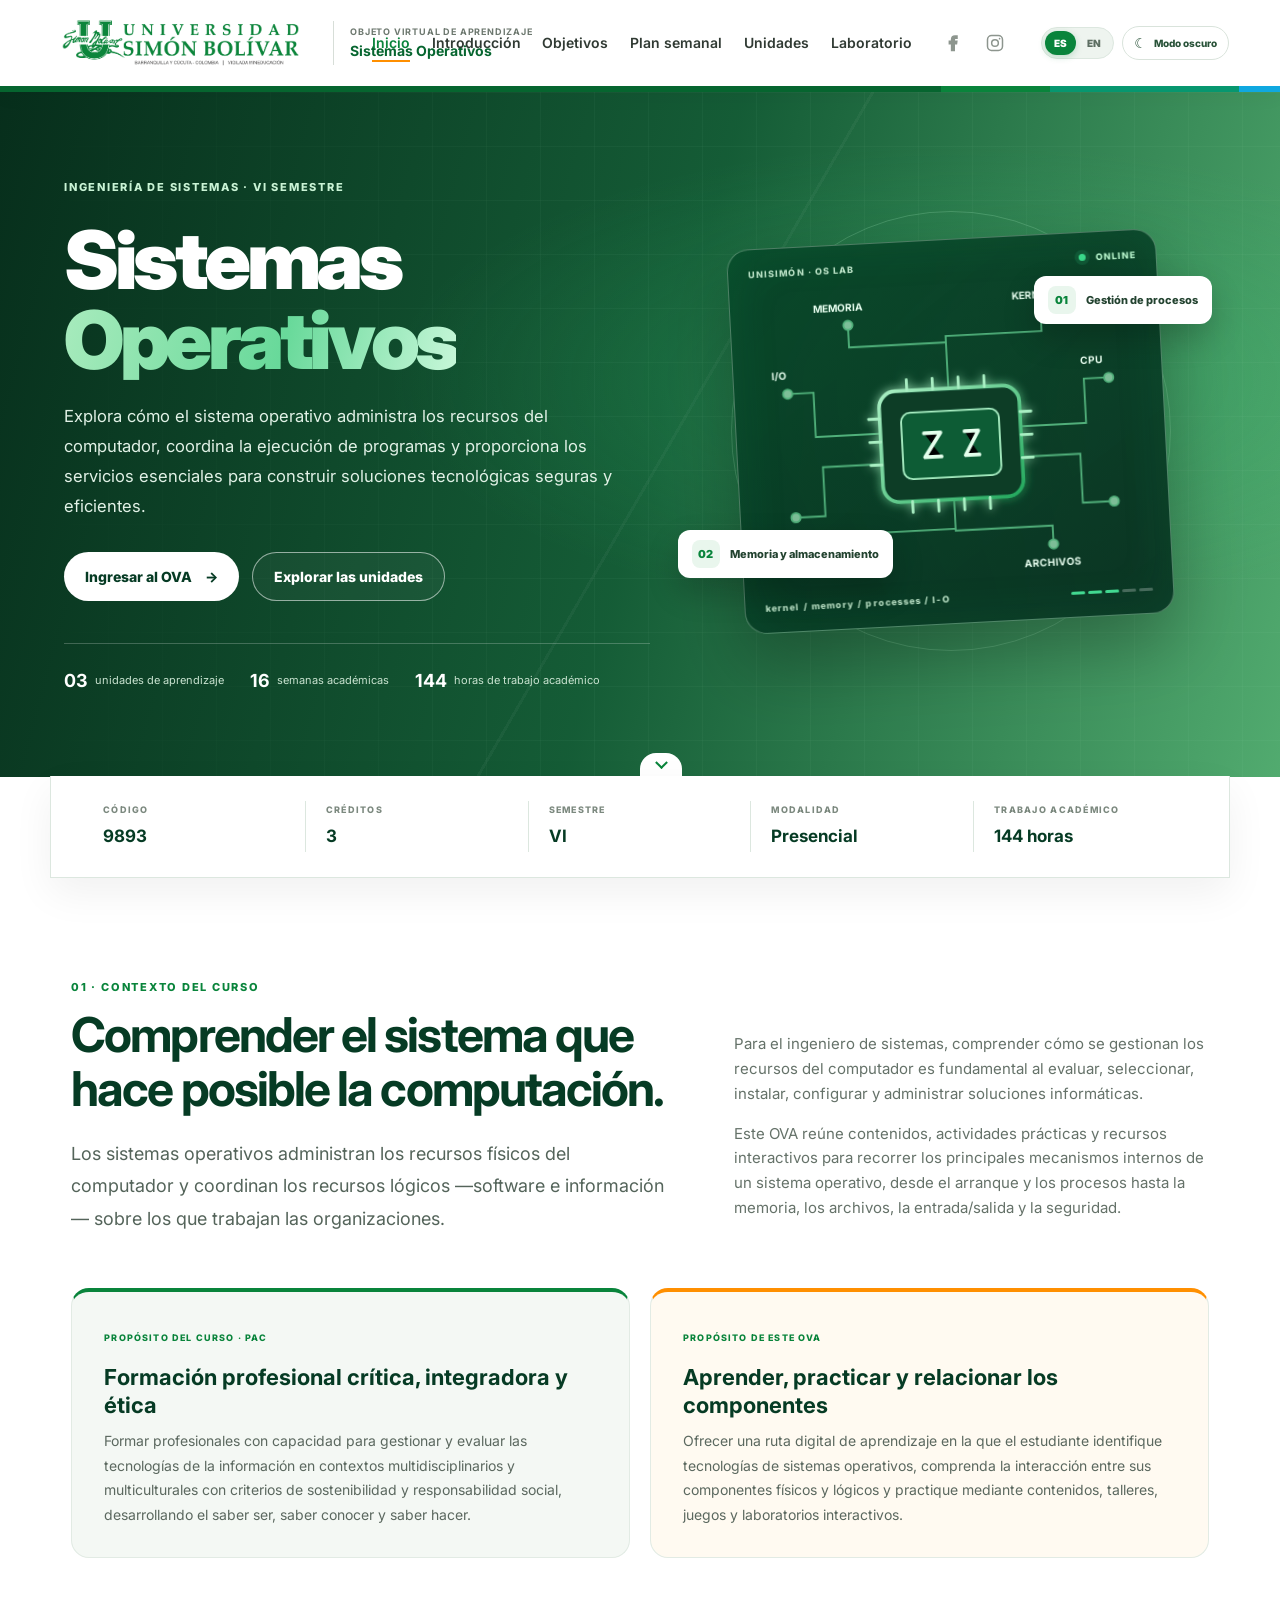
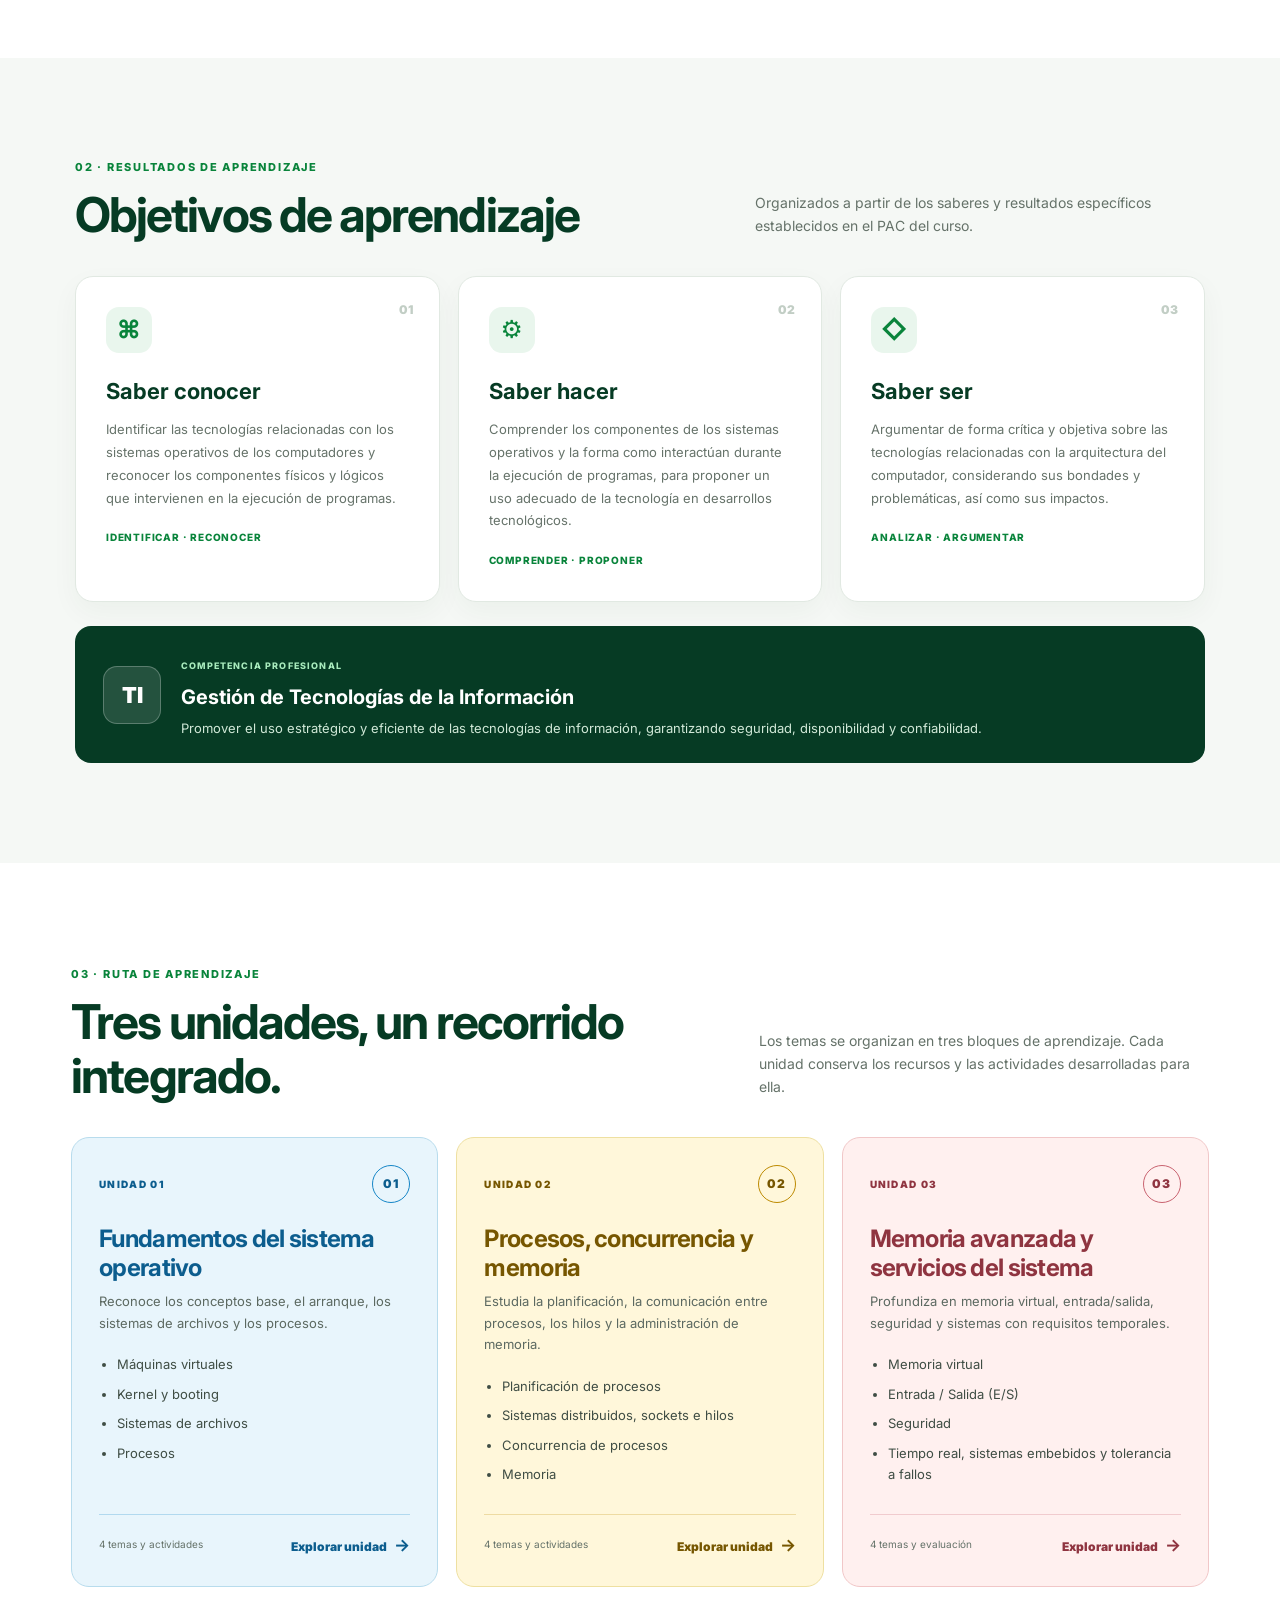
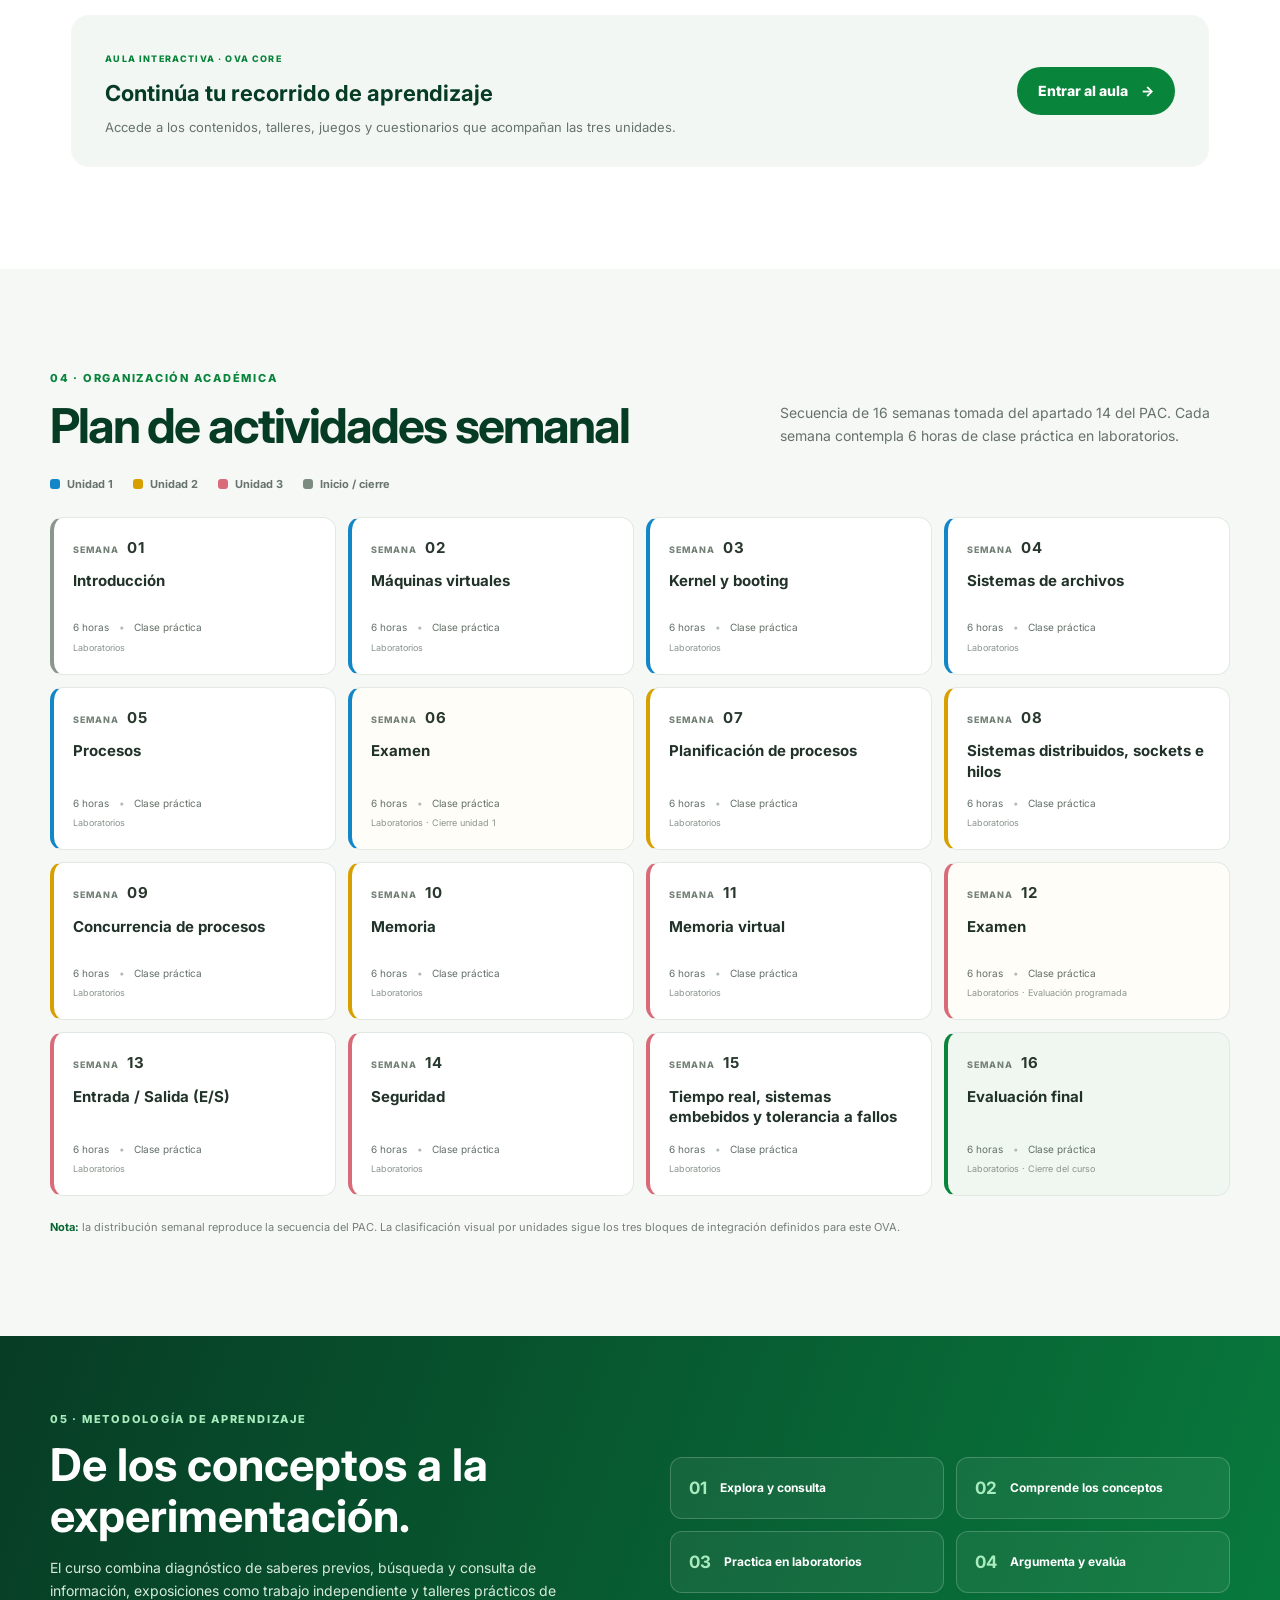
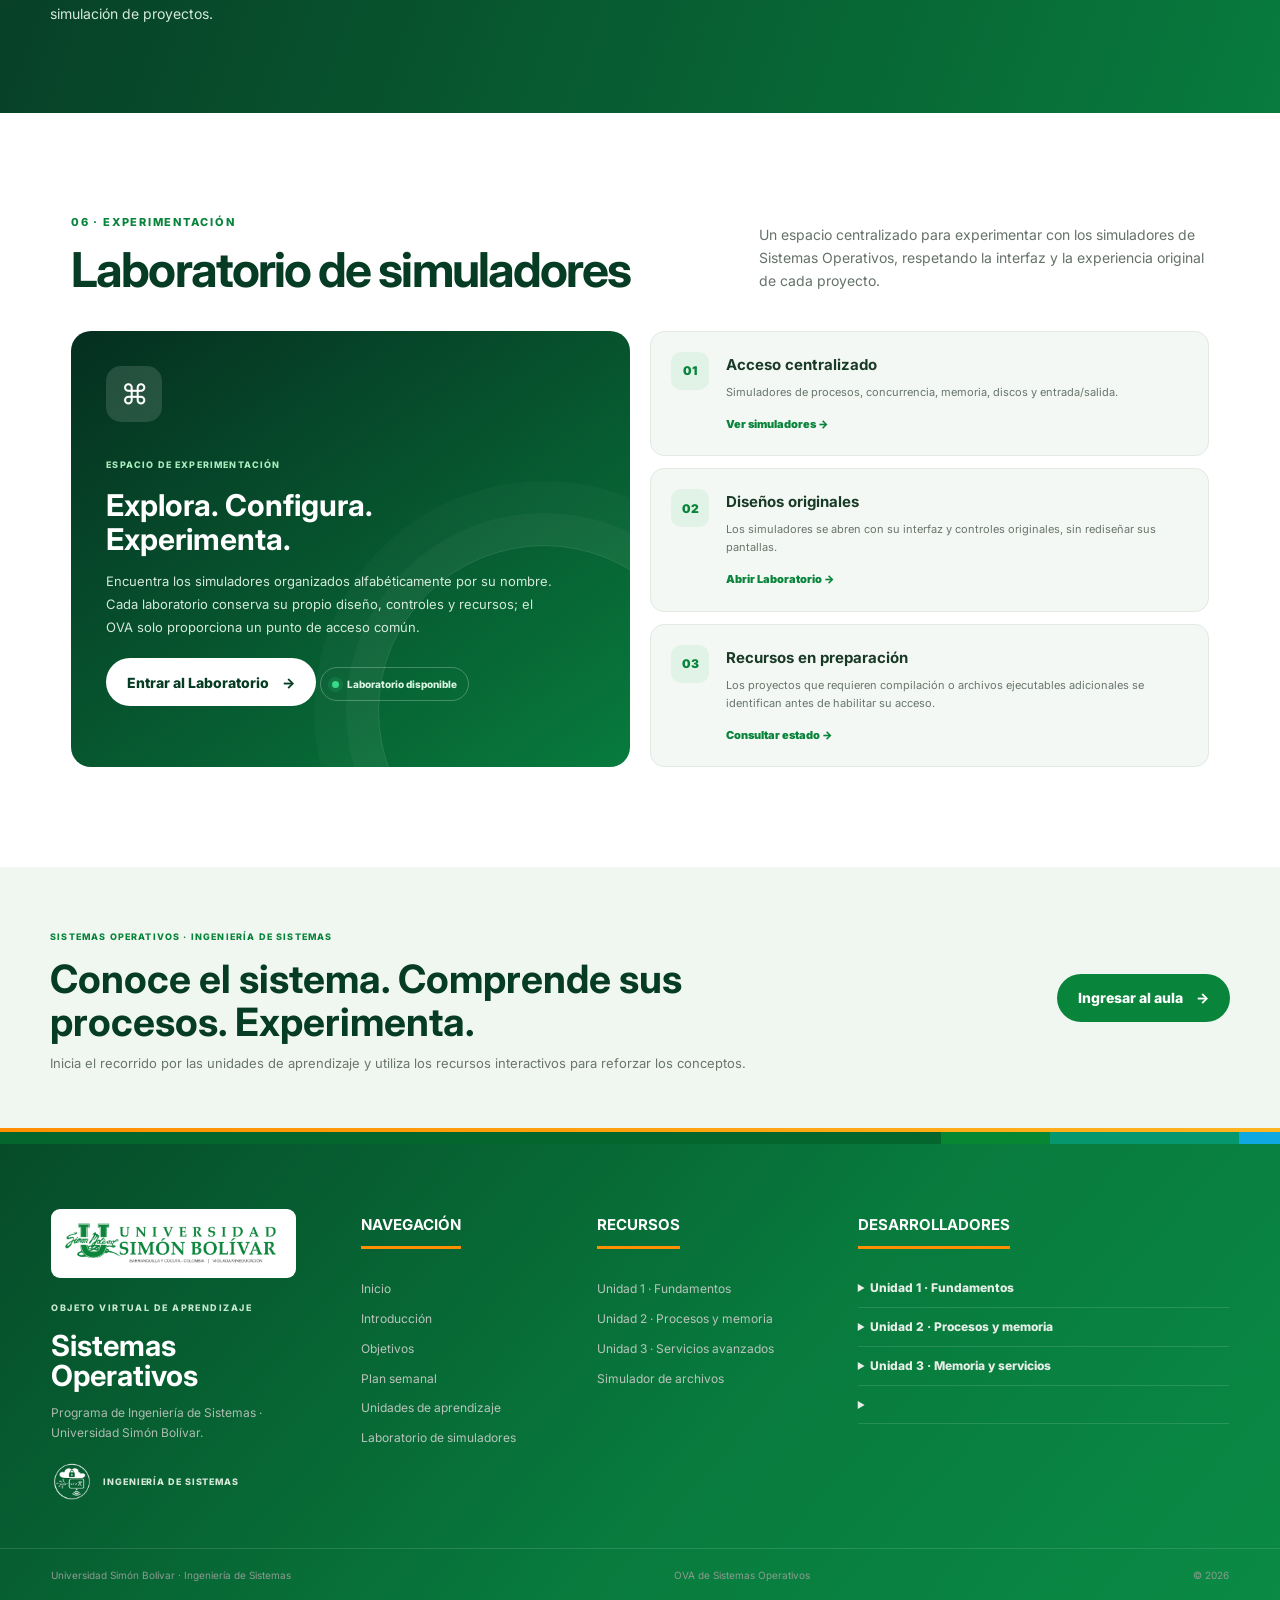
<file: index.html>
<!DOCTYPE html>
<html lang="es">
<head>
  <link rel="icon" type="image/svg+xml" href="favicon.svg">
  <meta charset="UTF-8">
  <meta name="viewport" content="width=device-width, initial-scale=1.0">
  <meta name="theme-color" content="#09843B">
  <meta name="description" content="Objeto Virtual de Aprendizaje de Sistemas Operativos. Ingeniería de Sistemas, Universidad Simón Bolívar.">
  <title>Sistemas Operativos | OVA · Universidad Simón Bolívar</title>
  <link rel="preconnect" href="https://fonts.googleapis.com">
  <link rel="preconnect" href="https://fonts.gstatic.com" crossorigin>
  <link href="https://fonts.googleapis.com/css2?family=Inter:wght@400;500;600;700;800;900&display=swap" rel="stylesheet">
  <link rel="stylesheet" href="portal.css?v=0.9">
</head>
<body>
  <a class="skip-link" href="#contenido">Saltar al contenido</a>

  <header class="site-header">
    <div class="header-inner">
      <a class="brand" href="#inicio" aria-label="Sistemas Operativos, ir al inicio">
        <span class="brand-logo-plate"><img src="recursos%20visuales/20231121155455_0.png" alt="Universidad Simón Bolívar"></span>
        <span class="brand-divider" aria-hidden="true"></span>
        <span class="brand-course">OBJETO VIRTUAL DE APRENDIZAJE<strong>Sistemas Operativos</strong></span>
      </a>
      <button class="menu-toggle" id="menuToggle" type="button" aria-expanded="false" aria-controls="mainNav" aria-label="Abrir menú">
        <span></span><span></span><span></span>
      </button>
      <nav class="main-nav" id="mainNav" aria-label="Navegación principal">
        <a href="#inicio" class="active">Inicio</a>
        <a href="#introduccion">Introducción</a>
        <a href="#objetivos">Objetivos</a>
        <a href="#plan">Plan semanal</a>
        <a href="#unidades">Unidades</a>
        <a href="#laboratorios">Simuladores</a>
      <div class="social-links" aria-label="Redes sociales del programa de Ingeniería de Sistemas">
        <a class="social-placeholder" href="https://www.facebook.com/IngSistemasUnisimon" target="_blank" rel="noopener noreferrer" title="Facebook · Ingeniería de Sistemas Unisimón" aria-label="Visitar Facebook de Ingeniería de Sistemas Unisimón">
          <svg viewBox="0 0 24 24" aria-hidden="true"><path d="M13.5 21v-8h2.7l.4-3.1h-3.1v-2c0-.9.3-1.5 1.6-1.5h1.7V3.6c-.3 0-1.3-.1-2.4-.1-2.4 0-4.1 1.5-4.1 4.2v2.3H7.6V13h2.7v8h3.2Z"/></svg>
        </a>
        <a class="social-placeholder" href="https://www.instagram.com/ingsistemasunisimon/" target="_blank" rel="noopener noreferrer" title="Instagram · Ingeniería de Sistemas Unisimón" aria-label="Visitar Instagram de Ingeniería de Sistemas Unisimón">
          <svg viewBox="0 0 24 24" aria-hidden="true"><rect x="3" y="3" width="18" height="18" rx="5"/><circle cx="12" cy="12" r="4"/><circle cx="17.5" cy="6.8" r="1" class="solid"/></svg>
        </a>
      </div>
      </nav>
      <div class="preference-controls" aria-label="Preferencias de visualización">
        <div class="language-switch" role="group" aria-label="Language / Idioma">
          <button type="button" class="language-button is-active" data-portal-lang="es" aria-pressed="true" lang="es">ES</button>
          <button type="button" class="language-button" data-portal-lang="en" aria-pressed="false" lang="en">EN</button>
        </div>
        <button class="theme-toggle" id="themeToggle" type="button" aria-label="Cambiar a modo oscuro" aria-pressed="false">
          <span class="theme-toggle-icon" aria-hidden="true">☾</span><span id="themeToggleLabel">Modo oscuro</span>
        </button>
      </div>
      
    </div>
    <div class="institution-stripe" aria-hidden="true"><span></span><span></span><span></span><span></span></div>
  </header>

  <main id="contenido">
    <section class="hero" id="inicio" aria-labelledby="heroTitle">
      <div class="hero-pattern" aria-hidden="true"></div>
      <div class="hero-inner">
        <div class="hero-copy">
          <p class="eyebrow"><span class="eyebrow-dot"></span> INGENIERÍA DE SISTEMAS · VI SEMESTRE</p>
          <h1 id="heroTitle">Sistemas<br><em>Operativos</em></h1>
          <p class="hero-lead">Explora cómo el sistema operativo administra los recursos del computador, coordina la ejecución de programas y proporciona los servicios esenciales para construir soluciones tecnológicas seguras y eficientes.</p>
          <div class="hero-actions">
            <a class="btn btn-light" href="aula.html?v=0.5&unidad=0">Ingresar al OVA <span aria-hidden="true">→</span></a>
            <a class="btn btn-outline" href="#unidades">Explorar las unidades</a>
          </div>
          <div class="hero-meta">
            <span><strong>03</strong> unidades de aprendizaje</span>
            <span><strong>16</strong> semanas académicas</span>
            <span><strong>144</strong> horas de trabajo académico</span>
          </div>
        </div>
        <div class="hero-visual" aria-label="Ilustración de una arquitectura de sistema operativo">
          <div class="orbit orbit-one"></div><div class="orbit orbit-two"></div>
          <div class="chip-card">
            <div class="chip-top"><span>UNISIMÓN · OS LAB</span><span class="chip-live"><i></i> ONLINE</span></div>
            <svg class="cpu-art" viewBox="0 0 420 320" role="img" aria-label="Procesador conectado con memoria, procesos y dispositivos">
              <defs>
                <linearGradient id="cpuGrad" x1="0" y1="0" x2="1" y2="1"><stop stop-color="#a9efc3"/><stop offset="1" stop-color="#22a75c"/></linearGradient>
                <filter id="glow"><feGaussianBlur stdDeviation="5" result="b"/><feMerge><feMergeNode in="b"/><feMergeNode in="SourceGraphic"/></feMerge></filter>
              </defs>
              <g fill="none" stroke="#6bdb9a" stroke-width="2" opacity=".72">
                <path d="M210 132V62H105V38M210 132V55H314V34M210 212v52H105v20M210 212v54h105v22"/>
                <path d="M135 157H64v-48H36M285 157h72v-48h27M135 190H70v53H38M285 190h64v53h34"/>
                <circle cx="105" cy="38" r="5" fill="#a9efc3"/><circle cx="314" cy="34" r="5" fill="#a9efc3"/><circle cx="105" cy="280" r="5" fill="#a9efc3"/><circle cx="315" cy="286" r="5" fill="#a9efc3"/>
                <circle cx="36" cy="109" r="5" fill="#a9efc3"/><circle cx="384" cy="109" r="5" fill="#a9efc3"/><circle cx="38" cy="243" r="5" fill="#a9efc3"/><circle cx="383" cy="243" r="5" fill="#a9efc3"/>
              </g>
              <g filter="url(#glow)"><rect x="134" y="112" width="152" height="120" rx="18" fill="#073d27" stroke="url(#cpuGrad)" stroke-width="4"/><rect x="157" y="136" width="106" height="72" rx="10" fill="#0c5c36" stroke="#a9efc3" stroke-width="2"/><path d="M181 159h18l-18 26h18M225 159h15l-15 26h15" stroke="#e4ffec" stroke-width="4" stroke-linecap="round" stroke-linejoin="round"/><path d="M134 141h-12m12 25h-12m12 25h-12m164-50h12m-12 25h12m-12 25h12M165 112v-12m28 12v-12m28 12v-12m28 12v-12M165 232v12m28-12v12m28-12v12m28-12v12" stroke="#a9efc3" stroke-width="3" stroke-linecap="round"/></g>
              <g fill="#e8fff0" font-family="Inter, sans-serif" font-size="11" font-weight="700"><text x="20" y="93">I/O</text><text x="354" y="93">CPU</text><text x="68" y="23">MEMORIA</text><text x="284" y="19">KERNEL</text><text x="70" y="306">PROCESOS</text><text x="282" y="310">ARCHIVOS</text></g>
            </svg>
            <div class="chip-bottom"><span>kernel / memory / processes / I-O</span><span class="chip-progress"><i></i><i></i><i></i><i></i><i></i></span></div>
          </div>
          <div class="floating-note note-a"><span class="note-icon">01</span><span>Gestión de procesos</span></div>
          <div class="floating-note note-b"><span class="note-icon">02</span><span>Memoria y almacenamiento</span></div>
        </div>
      </div>
      <a class="hero-scroll" href="#introduccion" aria-label="Desplazarse a la introducción"><span></span></a>
    </section>

    <section class="course-facts" aria-label="Información del curso">
      <div class="fact"><span class="fact-label">CÓDIGO</span><strong>9893</strong></div>
      <div class="fact"><span class="fact-label">CRÉDITOS</span><strong>3</strong></div>
      <div class="fact"><span class="fact-label">SEMESTRE</span><strong>VI</strong></div>
      <div class="fact"><span class="fact-label">MODALIDAD</span><strong>Presencial</strong></div>
      <div class="fact"><span class="fact-label">TRABAJO ACADÉMICO</span><strong>144 horas</strong></div>
    </section>

    <section class="section section-intro" id="introduccion">
      <div class="section-kicker">01 · CONTEXTO DEL CURSO</div>
      <div class="intro-grid">
        <div>
          <h2>Comprender el sistema que hace posible la computación.</h2>
          <p class="section-lead">Los sistemas operativos administran los recursos físicos del computador y coordinan los recursos lógicos —software e información— sobre los que trabajan las organizaciones.</p>
        </div>
        <div class="intro-copy">
          <p>Para el ingeniero de sistemas, comprender cómo se gestionan los recursos del computador es fundamental al evaluar, seleccionar, instalar, configurar y administrar soluciones informáticas.</p>
          <p>Este OVA reúne contenidos, actividades prácticas y recursos interactivos para recorrer los principales mecanismos internos de un sistema operativo, desde el arranque y los procesos hasta la memoria, los archivos, la entrada/salida y la seguridad.</p>
        </div>
      </div>
      <div class="purpose-grid">
        <article class="purpose-card purpose-course">
          <span class="card-overline">PROPÓSITO DEL CURSO · PAC</span>
          <h3>Formación profesional crítica, integradora y ética</h3>
          <p>Formar profesionales con capacidad para gestionar y evaluar las tecnologías de la información en contextos multidisciplinarios y multiculturales con criterios de sostenibilidad y responsabilidad social, desarrollando el saber ser, saber conocer y saber hacer.</p>
        </article>
        <article class="purpose-card purpose-ova">
          <span class="card-overline">PROPÓSITO DE ESTE OVA</span>
          <h3>Aprender, practicar y relacionar los componentes</h3>
          <p>Ofrecer una ruta digital de aprendizaje en la que el estudiante identifique tecnologías de sistemas operativos, comprenda la interacción entre sus componentes físicos y lógicos y practique mediante contenidos, talleres, juegos y laboratorios interactivos.</p>
        </article>
      </div>
    </section>

    <section class="section objectives-section" id="objetivos">
      <div class="section-heading">
        <div><div class="section-kicker">02 · RESULTADOS DE APRENDIZAJE</div><h2>Objetivos de aprendizaje</h2></div>
        <p>Organizados a partir de los saberes y resultados específicos establecidos en el PAC del curso.</p>
      </div>
      <div class="objective-grid">
        <article class="objective-card"><span class="objective-number">01</span><div class="objective-icon">⌘</div><h3>Saber conocer</h3><p>Identificar las tecnologías relacionadas con los sistemas operativos de los computadores y reconocer los componentes físicos y lógicos que intervienen en la ejecución de programas.</p><span class="objective-tag">Identificar · Reconocer</span></article>
        <article class="objective-card"><span class="objective-number">02</span><div class="objective-icon">⚙</div><h3>Saber hacer</h3><p>Comprender los componentes de los sistemas operativos y la forma como interactúan durante la ejecución de programas, para proponer un uso adecuado de la tecnología en desarrollos tecnológicos.</p><span class="objective-tag">Comprender · Proponer</span></article>
        <article class="objective-card"><span class="objective-number">03</span><div class="objective-icon">◇</div><h3>Saber ser</h3><p>Argumentar de forma crítica y objetiva sobre las tecnologías relacionadas con la arquitectura del computador, considerando sus bondades y problemáticas, así como sus impactos.</p><span class="objective-tag">Analizar · Argumentar</span></article>
      </div>
      <div class="competency-band"><span class="competency-mark">TI</span><div><span class="card-overline">COMPETENCIA PROFESIONAL</span><h3>Gestión de Tecnologías de la Información</h3><p>Promover el uso estratégico y eficiente de las tecnologías de información, garantizando seguridad, disponibilidad y confiabilidad.</p></div></div>
    </section>

    <section class="section learning-section" id="unidades">
      <div class="section-heading">
        <div><div class="section-kicker">03 · RUTA DE APRENDIZAJE</div><h2>Tres unidades, un recorrido integrado.</h2></div>
        <p>Los temas se organizan en tres bloques de aprendizaje. Cada unidad conserva los recursos y las actividades desarrolladas para ella.</p>
      </div>
      <div class="units-grid">
        <article class="unit-card unit-blue">
          <div class="unit-top"><span class="unit-index">UNIDAD 01</span><span class="unit-symbol">01</span></div>
          <h3>Fundamentos del sistema operativo</h3>
          <p>Reconoce los conceptos base, el arranque, los sistemas de archivos y los procesos.</p>
          <ul><li>Máquinas virtuales</li><li>Kernel y booting</li><li>Sistemas de archivos</li><li>Procesos</li></ul>
          <div class="unit-bottom"><span>5 temas y actividades</span><a href="aula.html?unidad=0" class="unit-link">Explorar unidad <b>→</b></a></div>
        </article>
        <article class="unit-card unit-yellow">
          <div class="unit-top"><span class="unit-index">UNIDAD 02</span><span class="unit-symbol">02</span></div>
          <h3>Procesos, concurrencia y memoria</h3>
          <p>Estudia la planificación, la comunicación entre procesos, los hilos y la administración de memoria.</p>
          <ul><li>Planificación de procesos</li><li>Sistemas distribuidos, sockets e hilos</li><li>Concurrencia de procesos</li><li>Memoria</li></ul>
          <div class="unit-bottom"><span>5 temas y actividades</span><a href="aula.html?unidad=1" class="unit-link">Explorar unidad <b>→</b></a></div>
        </article>
        <article class="unit-card unit-rose">
          <div class="unit-top"><span class="unit-index">UNIDAD 03</span><span class="unit-symbol">03</span></div>
          <h3>Memoria avanzada y servicios del sistema</h3>
          <p>Profundiza en memoria virtual, entrada/salida, seguridad y sistemas con requisitos temporales.</p>
          <ul><li>Memoria virtual</li><li>Entrada / Salida (E/S)</li><li>Seguridad</li><li>Tiempo real, sistemas embebidos y tolerancia a fallos</li></ul>
          <div class="unit-bottom"><span>6 temas y evaluación</span><a href="aula.html?unidad=2" class="unit-link">Explorar unidad <b>→</b></a></div>
        </article>
      </div>
      <div class="classroom-cta"><div><span class="card-overline">AULA INTERACTIVA · OVA CORE</span><h3>Continúa tu recorrido de aprendizaje</h3><p>Accede a los contenidos, talleres, juegos y cuestionarios que acompañan las tres unidades.</p></div><a class="btn btn-green" href="aula.html">Entrar al aula <span aria-hidden="true">→</span></a></div>
    </section>

    <section class="section plan-section" id="plan">
      <div class="section-heading">
        <div><div class="section-kicker">04 · ORGANIZACIÓN ACADÉMICA</div><h2>Plan de actividades semanal</h2></div>
        <p>Secuencia de 16 semanas tomada del apartado 14 del PAC. Cada semana contempla 6 horas de clase práctica en laboratorios.</p>
      </div>
      <div class="plan-legend"><span><i class="legend-blue"></i> Unidad 1</span><span><i class="legend-yellow"></i> Unidad 2</span><span><i class="legend-rose"></i> Unidad 3</span><span><i class="legend-neutral"></i> Inicio / cierre</span></div>
      <div class="weeks-grid">
        <article class="week-card week-neutral"><span class="week-number">SEMANA <b>01</b></span><h3>Introducción</h3><div class="week-meta"><span>6 horas</span><span>Clase práctica</span></div><small>Laboratorios</small></article>
        <article class="week-card week-blue"><span class="week-number">SEMANA <b>02</b></span><h3>Máquinas virtuales</h3><div class="week-meta"><span>6 horas</span><span>Clase práctica</span></div><small>Laboratorios</small></article>
        <article class="week-card week-blue"><span class="week-number">SEMANA <b>03</b></span><h3>Kernel y booting</h3><div class="week-meta"><span>6 horas</span><span>Clase práctica</span></div><small>Laboratorios</small></article>
        <article class="week-card week-blue"><span class="week-number">SEMANA <b>04</b></span><h3>Sistemas de archivos</h3><div class="week-meta"><span>6 horas</span><span>Clase práctica</span></div><small>Laboratorios</small></article>
        <article class="week-card week-blue"><span class="week-number">SEMANA <b>05</b></span><h3>Procesos</h3><div class="week-meta"><span>6 horas</span><span>Clase práctica</span></div><small>Laboratorios</small></article>
        <article class="week-card week-blue week-assessment"><span class="week-number">SEMANA <b>06</b></span><h3>Examen</h3><div class="week-meta"><span>6 horas</span><span>Clase práctica</span></div><small>Laboratorios · Cierre unidad 1</small></article>
        <article class="week-card week-yellow"><span class="week-number">SEMANA <b>07</b></span><h3>Planificación de procesos</h3><div class="week-meta"><span>6 horas</span><span>Clase práctica</span></div><small>Laboratorios</small></article>
        <article class="week-card week-yellow"><span class="week-number">SEMANA <b>08</b></span><h3>Sistemas distribuidos, sockets e hilos</h3><div class="week-meta"><span>6 horas</span><span>Clase práctica</span></div><small>Laboratorios</small></article>
        <article class="week-card week-yellow"><span class="week-number">SEMANA <b>09</b></span><h3>Concurrencia de procesos</h3><div class="week-meta"><span>6 horas</span><span>Clase práctica</span></div><small>Laboratorios</small></article>
        <article class="week-card week-yellow"><span class="week-number">SEMANA <b>10</b></span><h3>Memoria</h3><div class="week-meta"><span>6 horas</span><span>Clase práctica</span></div><small>Laboratorios</small></article>
        <article class="week-card week-rose"><span class="week-number">SEMANA <b>11</b></span><h3>Memoria virtual</h3><div class="week-meta"><span>6 horas</span><span>Clase práctica</span></div><small>Laboratorios</small></article>
        <article class="week-card week-rose week-assessment"><span class="week-number">SEMANA <b>12</b></span><h3>Examen</h3><div class="week-meta"><span>6 horas</span><span>Clase práctica</span></div><small>Laboratorios · Evaluación programada</small></article>
        <article class="week-card week-rose"><span class="week-number">SEMANA <b>13</b></span><h3>Entrada / Salida (E/S)</h3><div class="week-meta"><span>6 horas</span><span>Clase práctica</span></div><small>Laboratorios</small></article>
        <article class="week-card week-rose"><span class="week-number">SEMANA <b>14</b></span><h3>Seguridad</h3><div class="week-meta"><span>6 horas</span><span>Clase práctica</span></div><small>Laboratorios</small></article>
        <article class="week-card week-rose"><span class="week-number">SEMANA <b>15</b></span><h3>Tiempo real, sistemas embebidos y tolerancia a fallos</h3><div class="week-meta"><span>6 horas</span><span>Clase práctica</span></div><small>Laboratorios</small></article>
        <article class="week-card week-neutral week-final"><span class="week-number">SEMANA <b>16</b></span><h3>Evaluación final</h3><div class="week-meta"><span>6 horas</span><span>Clase práctica</span></div><small>Laboratorios · Cierre del curso</small></article>
      </div>
      <p class="plan-note"><strong>Nota:</strong> la distribución semanal reproduce la secuencia del PAC. La clasificación visual por unidades sigue los tres bloques de integración definidos para este OVA.</p>
    </section>

    <section class="method-band">
      <div class="method-content"><div class="section-kicker">05 · METODOLOGÍA DE APRENDIZAJE</div><h2>De los conceptos a la experimentación.</h2><p>El curso combina diagnóstico de saberes previos, búsqueda y consulta de información, exposiciones como trabajo independiente y talleres prácticos de simulación de proyectos.</p></div>
      <div class="method-steps"><div><b>01</b><span>Explora y consulta</span></div><div><b>02</b><span>Comprende los conceptos</span></div><div><b>03</b><span>Practica en laboratorios</span></div><div><b>04</b><span>Argumenta y evalúa</span></div></div>
    </section>

    <section class="section simulator-section" id="laboratorios">
      <div class="section-heading">
        <div><div class="section-kicker">06 · EXPERIMENTACIÓN</div><h2>Laboratorio de simuladores</h2></div>
        <p>Un espacio centralizado para experimentar con los simuladores de Sistemas Operativos, respetando la interfaz y la experiencia original de cada proyecto.</p>
      </div>
      <div class="simulator-layout">
        <div class="simulator-feature">
          <div class="simulator-icon">⌘</div>
          <span class="card-overline">ESPACIO DE EXPERIMENTACIÓN</span>
          <h3>Explora. Configura. Experimenta.</h3>
          <p>Encuentra los simuladores organizados alfabéticamente por su nombre. Cada laboratorio conserva su propio diseño, controles y recursos; el OVA solo proporciona un punto de acceso común.</p>
          <a class="btn btn-light" href="laboratorio/index.html">Entrar al Laboratorio <span aria-hidden="true">→</span></a>
          <span class="integration-status"><i></i> Laboratorio disponible</span>
        </div>
        <div class="simulator-side">
          <article class="simulator-mini"><span class="mini-symbol">01</span><div><h4>Acceso centralizado</h4><p>Simuladores de procesos, concurrencia, memoria, discos y entrada/salida.</p><a href="laboratorio/index.html">Ver simuladores →</a></div></article>
          <article class="simulator-mini"><span class="mini-symbol">02</span><div><h4>Diseños originales</h4><p>Los simuladores se abren con su interfaz y controles originales, sin rediseñar sus pantallas.</p><a href="laboratorio/index.html">Abrir Laboratorio →</a></div></article>
          <article class="simulator-mini"><span class="mini-symbol">03</span><div><h4>Recursos en preparación</h4><p>Los proyectos que requieren compilación o archivos ejecutables adicionales se identifican antes de habilitar su acceso.</p><a href="laboratorio/index.html">Consultar estado →</a></div></article>
        </div>
      </div>
    </section>
    <section class="closing-callout">
      <div><span class="card-overline">SISTEMAS OPERATIVOS · INGENIERÍA DE SISTEMAS</span><h2>Conoce el sistema. Comprende sus procesos. Experimenta.</h2><p>Inicia el recorrido por las unidades de aprendizaje y utiliza los recursos interactivos para reforzar los conceptos.</p></div>
      <a class="btn btn-light" href="aula.html">Ingresar al aula <span aria-hidden="true">→</span></a>
    </section>
  </main>

  <footer class="site-footer" id="desarrolladores">
    <div class="footer-stripe" aria-hidden="true"></div>
    <div class="footer-main">
      <div class="footer-brand">
        <span class="footer-logo-plate"><img src="recursos%20visuales/20231121155455_0.png" alt="Universidad Simón Bolívar" class="footer-usb"></span>
        <div class="footer-course-name"><span class="footer-overline">OBJETO VIRTUAL DE APRENDIZAJE</span><h2>Sistemas<br>Operativos</h2></div>
        <p>Objeto Virtual de Aprendizaje · Programa de Ingeniería de Sistemas · Universidad Simón Bolívar.</p>
        <div class="footer-program"><img src="recursos%20visuales/logo-sistemas.png" alt="Identidad gráfica del programa de Sistemas"/><span>INGENIERÍA DE SISTEMAS</span></div>
      </div>
      <div class="footer-column"><h3>NAVEGACIÓN</h3><a href="#inicio">Inicio</a><a href="#introduccion">Introducción</a><a href="#objetivos">Objetivos</a><a href="#plan">Plan semanal</a><a href="#unidades">Unidades de aprendizaje</a><a href="#laboratorios">Laboratorio de simuladores</a></div>
      <div class="footer-column"><h3>RECURSOS</h3><a href="aula.html?unidad=0">Unidad 1 · Fundamentos</a><a href="aula.html?unidad=1">Unidad 2 · Procesos y memoria</a><a href="aula.html?unidad=2">Unidad 3 · Servicios avanzados</a><a href="temas/tema3/index.html#mod5">Simulador de archivos</a></div>
      <div class="footer-developers"><h3>DESARROLLADORES</h3>
        <details><summary>Docente responsable · Álvaro Salamanca Landínez</summary><ul><li><b>Perfil:</b> Ingeniero de Sistemas · Docente</li><li><b>Programa:</b> Ingeniería de Sistemas</li><li><b>Institución:</b> Universidad Simón Bolívar</li></ul></details>
        <details><summary>Unidad 1 · Fundamentos</summary><ul><li><b>Máquinas virtuales:</b> ALVARADO PEÑALOZA EDER SAHID</li><li><b>Kernel y booting:</b> ARENAS CRUZ KAROL DAYANA</li><li><b>Sistemas de archivos:</b> DAZA JAIMES ANDERSON FABIAN</li><li><b>Procesos:</b> GAMBOA PINO CARLOS DAVID</li><li><b>Talleres y juegos:</b> GUEVARA DONADO ALEJANDRO</li></ul></details>
        <details><summary>Unidad 2 · Procesos y memoria</summary><ul><li><b>Planificación:</b> IBARRA CASADIEGO BRAHIAN JOSE DAVID</li><li><b>Sistemas distribuidos, sockets e hilos:</b> JAIMES ORTEGA DYLAN ALFRETH</li><li><b>Concurrencia:</b> LARGO SANJUAN YOJAN STEVEN</li><li><b>Memoria:</b> LUNA QUINTERO MARIA JOSE</li><li><b>Talleres y juegos:</b> MARTINEZ DAVILA JEAN CARLOS</li></ul></details>
        <details><summary>Unidad 3 · Memoria y servicios</summary><ul><li><b>Memoria virtual:</b> MEDINA PEÑA JESUS ABEL</li><li><b>Entrada / Salida:</b> MONSALVE CABALLERO TOMAS MATEO</li><li><b>Seguridad:</b> OSORIO VILLAMIZAR ALEJANDRO</li><li><b>Tiempo real, sistemas embebidos y tolerancia a fallos:</b> RODRÍGUEZ SÁNCHEZ ANDREA XIOMARA</li><li><b>Talleres y juegos:</b> SANDOVAL PIÑEROS IMANOL SANTIAGO</li><li><b>Quices y evaluación final:</b> SERRANO ANAYA JESUS DAVID</li></ul></details>      </div>
    </div>
    <div class="footer-bottom"><span>Universidad Simón Bolívar · Ingeniería de Sistemas</span><span>OVA de Sistemas Operativos</span><span>© <span id="year"></span></span></div>
  </footer>
  <script src="portal.js?v=0.9"></script>
</body>
</html>
</file>
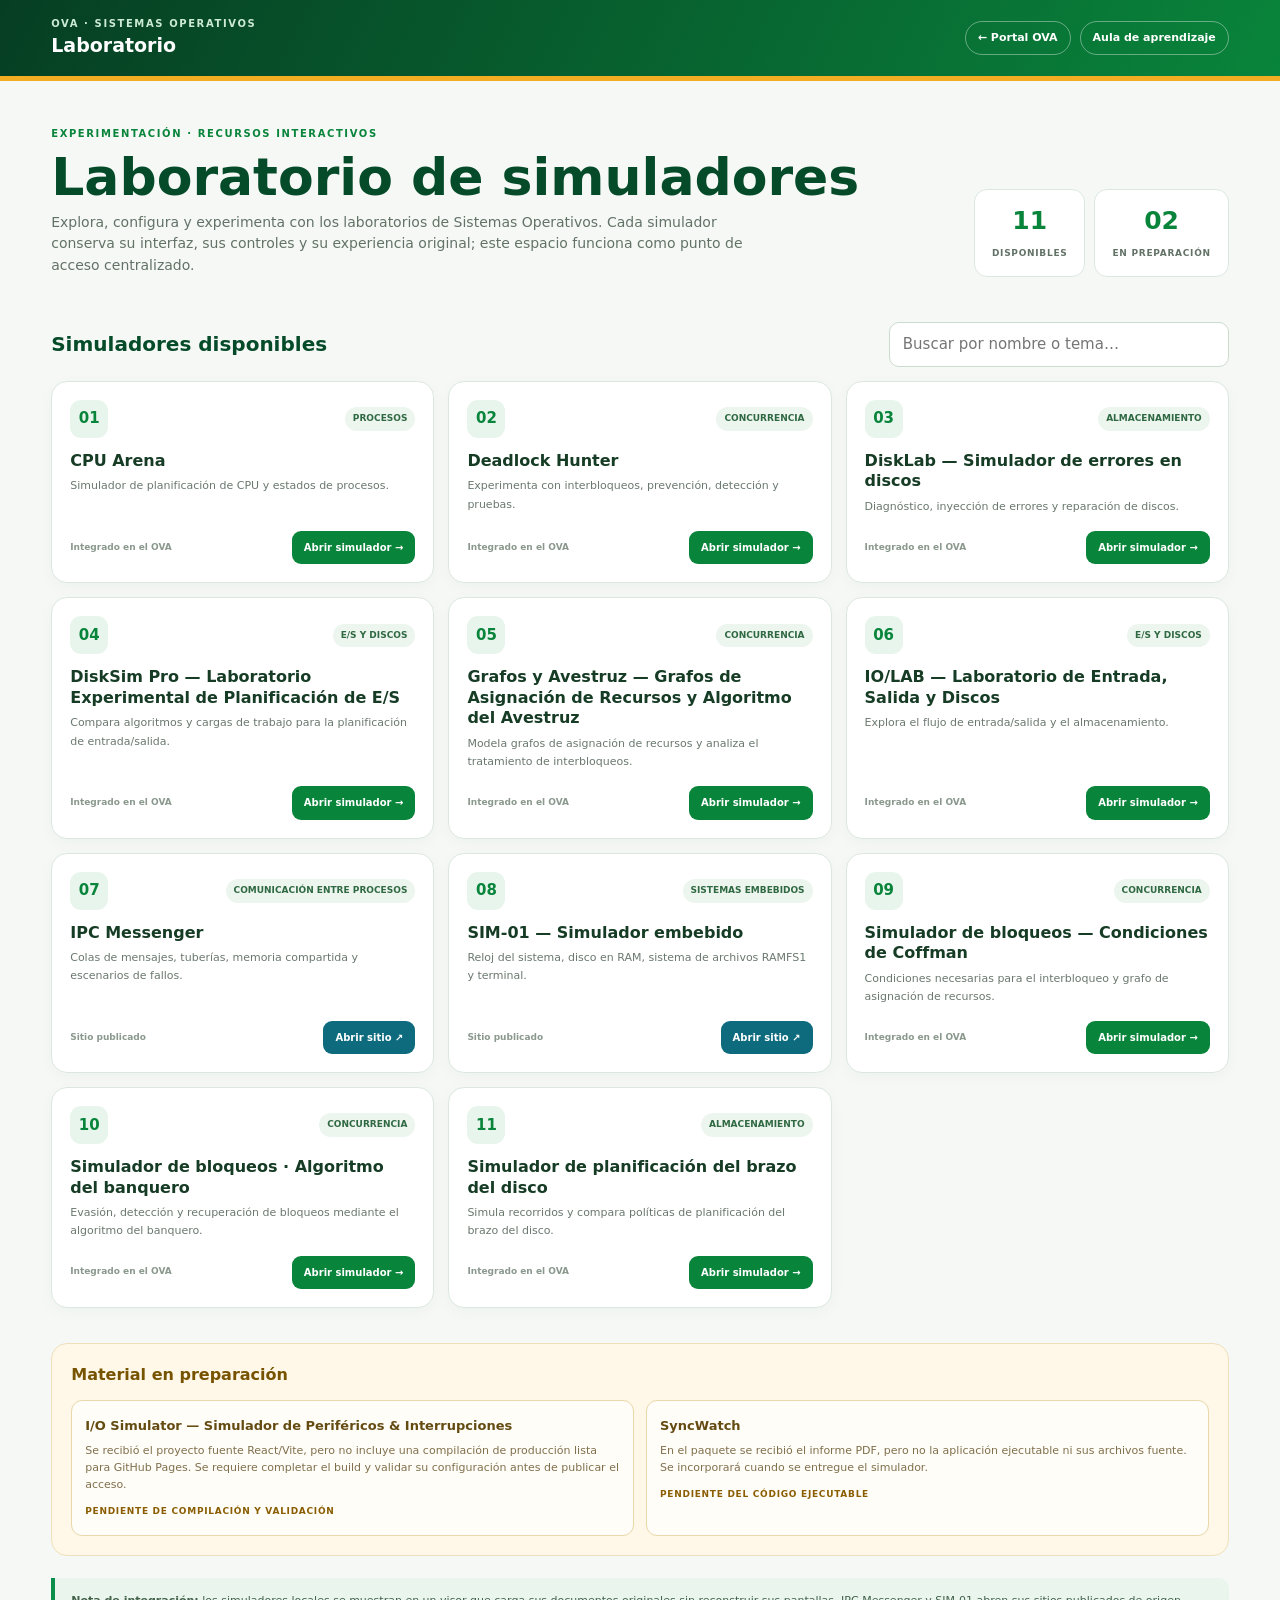
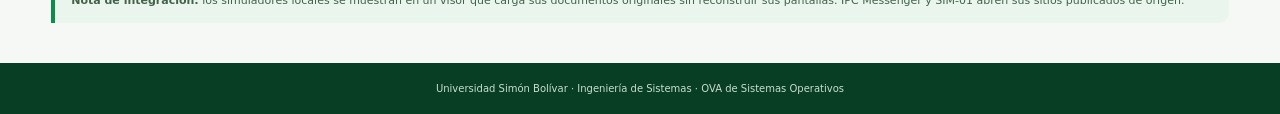
<file: laboratorio/index.html>
<!DOCTYPE html>
<html lang="es"><head>
<meta charset="UTF-8"><meta name="viewport" content="width=device-width,initial-scale=1">
<meta name="theme-color" content="#09843B">
<title>Laboratorio | OVA Sistemas Operativos</title>
<style>
:root{--green:#09843b;--deep:#064b29;--ink:#173522;--muted:#637267;--line:#dce8df;--amber:#fff8e9}
*{box-sizing:border-box}body{margin:0;background:#f5f8f5;color:var(--ink);font:15px/1.55 Inter,system-ui,-apple-system,Segoe UI,sans-serif}
.top{background:linear-gradient(115deg,#063e23,#09843b);color:#fff;border-bottom:5px solid #f2ad22}
.topin{width:min(1200px,92%);margin:auto;min-height:76px;display:flex;align-items:center;justify-content:space-between;gap:14px}
.brand{text-decoration:none;color:white;font-weight:800;font-size:19px}.brand small{display:block;color:#ccead5;font-size:10px;letter-spacing:.16em}
.links{display:flex;gap:9px;flex-wrap:wrap}.links a{color:white;text-decoration:none;border:1px solid #ffffff60;border-radius:99px;padding:7px 12px;font-size:11px;font-weight:800}
main{width:min(1200px,92%);margin:auto}.intro{padding:45px 0 25px;display:flex;justify-content:space-between;align-items:end;gap:20px}
.kicker{color:var(--green);font-size:10px;font-weight:900;letter-spacing:.16em}.intro h1{margin:8px 0;color:var(--deep);font-size:clamp(34px,5vw,52px);line-height:1.04}.intro p{max-width:720px;margin:0;color:var(--muted);font-size:14px}
.stats{display:flex;gap:9px}.stat{background:white;border:1px solid var(--line);border-radius:13px;padding:12px 17px;text-align:center;min-width:85px}.stat b{display:block;color:var(--green);font-size:25px}.stat span{font-size:9px;color:var(--muted);font-weight:900;letter-spacing:.08em;text-transform:uppercase}
.tools{display:flex;justify-content:space-between;align-items:center;gap:12px;margin:20px 0 14px}.tools h2{font-size:20px;color:var(--deep);margin:0}.search{width:min(340px,100%);padding:10px 13px;border:1px solid #cbdccc;border-radius:10px;font:inherit;background:white}
.grid{display:grid;grid-template-columns:repeat(3,minmax(0,1fr));gap:14px}.card{background:white;border:1px solid var(--line);border-radius:16px;padding:18px;min-height:195px;display:flex;flex-direction:column;box-shadow:0 4px 16px #143c1b08}.card-head{display:flex;justify-content:space-between;align-items:center;gap:8px}.num{height:38px;width:38px;border-radius:11px;background:#e8f5ec;color:var(--green);display:grid;place-items:center;font-weight:900}.tag{background:#edf5ef;color:#2f6942;border-radius:99px;padding:5px 8px;font-size:9px;font-weight:900;text-transform:uppercase}.card h3{font-size:16px;line-height:1.28;color:#173c25;margin:13px 0 6px}.card p{font-size:11px;color:#6a786e;margin:0 0 15px;line-height:1.65}.action{margin-top:auto;display:flex;justify-content:space-between;align-items:center;gap:8px}.origin{font-size:9px;color:#8a988d;font-weight:700}.btn{border:0;border-radius:9px;background:var(--green);color:white;padding:9px 12px;font:inherit;font-size:10px;font-weight:900;text-decoration:none;cursor:pointer}.btn:hover{background:#076b30}.btn.ext{background:#0d6b7d}
.pending{margin:35px 0 20px;background:var(--amber);border:1px solid #efdfba;border-radius:16px;padding:19px}.pending h2{margin:0 0 12px;color:#775300;font-size:16px}.pending-grid{display:grid;grid-template-columns:repeat(2,minmax(0,1fr));gap:12px}.pending article{background:#fffdf8;border:1px solid #ead8aa;border-radius:11px;padding:13px}.pending strong{font-size:13px;color:#644b12}.pending p{font-size:11px;color:#806f4c;margin:5px 0}.status{color:#8a5d00;font-size:9px;font-weight:900;text-transform:uppercase;letter-spacing:.08em}
.note{margin:22px 0 40px;padding:14px 16px;border-left:4px solid #0a8e4a;background:#eaf5ed;border-radius:0 11px 11px 0;color:#42624a;font-size:11px}.foot{background:#073e24;color:#c8dfce;text-align:center;padding:18px;font-size:10px}
.overlay{position:fixed;inset:0;background:#06150def;z-index:100;display:flex;flex-direction:column;padding:12px}.overlay[hidden]{display:none}.bar{height:46px;flex:none;display:flex;align-items:center;justify-content:space-between;gap:10px;color:white;padding:0 4px 10px}.bar strong{font-size:13px;overflow:hidden;text-overflow:ellipsis;white-space:nowrap}.close{border:1px solid #ffffff55;border-radius:99px;background:#ffffff17;color:white;padding:7px 12px;font-weight:900;cursor:pointer}.wrap{flex:1;min-height:0;border-radius:11px;overflow:hidden;background:white}.frame{width:100%;height:100%;border:0;background:white}
@media(max-width:900px){.grid{grid-template-columns:repeat(2,minmax(0,1fr))}.intro{display:block}.stats{margin-top:18px}}@media(max-width:600px){.topin{padding:12px 0;align-items:flex-start;flex-direction:column}.links{width:100%}.intro{padding-top:30px}.tools{align-items:stretch;flex-direction:column}.search{width:100%}.grid{grid-template-columns:1fr}.pending-grid{grid-template-columns:1fr}.card{min-height:175px}.overlay{padding:6px}}
</style></head>
<body>
<header class="top"><div class="topin"><a class="brand" href="../index.html"><small>OVA · SISTEMAS OPERATIVOS</small>Laboratorio</a><nav class="links"><a href="../index.html">← Portal OVA</a><a href="../aula.html">Aula de aprendizaje</a></nav></div></header>
<main>
<section class="intro"><div><div class="kicker">EXPERIMENTACIÓN · RECURSOS INTERACTIVOS</div><h1>Laboratorio de simuladores</h1><p>Explora, configura y experimenta con los laboratorios de Sistemas Operativos. Cada simulador conserva su interfaz, sus controles y su experiencia original; este espacio funciona como punto de acceso centralizado.</p></div><div class="stats"><div class="stat"><b id="count">11</b><span>Disponibles</span></div><div class="stat"><b>02</b><span>En preparación</span></div></div></section>
<section><div class="tools"><h2>Simuladores disponibles</h2><input id="search" class="search" type="search" placeholder="Buscar por nombre o tema…" aria-label="Buscar simuladores"></div><div class="grid" id="grid"></div></section>
<section class="pending"><h2>Material en preparación</h2><div class="pending-grid">
<article><strong>I/O Simulator — Simulador de Periféricos &amp; Interrupciones</strong><p>Se recibió el proyecto fuente React/Vite, pero no incluye una compilación de producción lista para GitHub Pages. Se requiere completar el build y validar su configuración antes de publicar el acceso.</p><span class="status">Pendiente de compilación y validación</span></article>
<article><strong>SyncWatch</strong><p>En el paquete se recibió el informe PDF, pero no la aplicación ejecutable ni sus archivos fuente. Se incorporará cuando se entregue el simulador.</p><span class="status">Pendiente del código ejecutable</span></article>
</div></section>
<p class="note"><b>Nota de integración:</b> los simuladores locales se muestran en un visor que carga sus documentos originales sin reconstruir sus pantallas. IPC Messenger y SIM-01 abren sus sitios publicados de origen.</p>
</main>
<footer class="foot">Universidad Simón Bolívar · Ingeniería de Sistemas · OVA de Sistemas Operativos</footer>
<div class="overlay" id="overlay" hidden role="dialog" aria-modal="true" aria-labelledby="simTitle"><div class="bar"><strong id="simTitle">Simulador</strong><button class="close" id="close" type="button">Cerrar ✕</button></div><div class="wrap"><iframe class="frame" id="frame" title="Simulador interactivo" sandbox="allow-scripts allow-same-origin allow-forms allow-modals allow-popups allow-downloads"></iframe></div></div>
<script>
(function(){
var items=[
{name:'CPU Arena',desc:'Simulador de planificación de CPU y estados de procesos.',cat:'Procesos',id:'cpu-arena'},
{name:'Deadlock Hunter',desc:'Experimenta con interbloqueos, prevención, detección y pruebas.',cat:'Concurrencia',id:'deadlock'},
{name:'DiskLab — Simulador de errores en discos',desc:'Diagnóstico, inyección de errores y reparación de discos.',cat:'Almacenamiento',id:'disklab'},
{name:'DiskSim Pro — Laboratorio Experimental de Planificación de E/S',desc:'Compara algoritmos y cargas de trabajo para la planificación de entrada/salida.',cat:'E/S y discos',id:'disksim-pro'},
{name:'Grafos y Avestruz — Grafos de Asignación de Recursos y Algoritmo del Avestruz',desc:'Modela grafos de asignación de recursos y analiza el tratamiento de interbloqueos.',cat:'Concurrencia',id:'grafos'},
{name:'IO/LAB — Laboratorio de Entrada, Salida y Discos',desc:'Explora el flujo de entrada/salida y el almacenamiento.',cat:'E/S y discos',id:'io-lab'},
{name:'IPC Messenger',desc:'Colas de mensajes, tuberías, memoria compartida y escenarios de fallos.',cat:'Comunicación entre procesos',url:'https://ipc-messenger-4n1z.vercel.app/'},
{name:'SIM-01 — Simulador embebido',desc:'Reloj del sistema, disco en RAM, sistema de archivos RAMFS1 y terminal.',cat:'Sistemas embebidos',url:'https://cruzkarol118-ops.github.io/Trabajo-sistemas-operativos/'},
{name:'Simulador de bloqueos · Algoritmo del banquero',desc:'Evasión, detección y recuperación de bloqueos mediante el algoritmo del banquero.',cat:'Concurrencia',id:'banquero'},
{name:'Simulador de bloqueos — Condiciones de Coffman',desc:'Condiciones necesarias para el interbloqueo y grafo de asignación de recursos.',cat:'Concurrencia',id:'coffman'},
{name:'Simulador de planificación del brazo del disco',desc:'Simula recorridos y compara políticas de planificación del brazo del disco.',cat:'Almacenamiento',id:'planificacion-disco'}
];
items.sort(function(a,b){return a.name.localeCompare(b.name,'es',{sensitivity:'base'});});
var grid=document.getElementById('grid'),search=document.getElementById('search'),overlay=document.getElementById('overlay'),frame=document.getElementById('frame');
function node(tag,cls,txt){var el=document.createElement(tag);if(cls)el.className=cls;if(txt!==undefined)el.textContent=txt;return el;}
function render(filter){
grid.innerHTML='';var q=(filter||'').trim().toLocaleLowerCase('es');var found=items.filter(function(x){return (x.name+' '+x.desc+' '+x.cat).toLocaleLowerCase('es').indexOf(q)>=0;});
if(!found.length){grid.appendChild(node('div','card','No se encontraron simuladores con ese criterio.'));return;}
found.forEach(function(x,i){var card=node('article','card'),head=node('div','card-head'),num=node('span','num',String(i+1).padStart(2,'0')),tag=node('span','tag',x.cat),h=node('h3','',x.name),p=node('p','',x.desc),action=node('div','action'),origin=node('span','origin',x.url?'Sitio publicado':'Integrado en el OVA'),btn;
head.append(num,tag);action.appendChild(origin);
if(x.url){btn=node('a','btn ext','Abrir sitio ↗');btn.href=x.url;btn.target='_blank';btn.rel='noopener noreferrer';}
else{btn=node('button','btn','Abrir simulador →');btn.type='button';btn.addEventListener('click',function(){openSim(x.id,x.name);});}
action.appendChild(btn);card.append(head,h,p,action);grid.appendChild(card);
});
}
function openSim(id,name){
document.getElementById('simTitle').textContent=name;overlay.hidden=false;document.body.style.overflow='hidden';
frame.srcdoc='<p style="font:14px system-ui;padding:24px;color:#345">Preparando simulador…</p>';
fetch('payloads/'+encodeURIComponent(id)+'.html.gz.b64?v=1',{cache:'no-store'}).then(function(r){if(!r.ok)throw new Error('No se pudo cargar el paquete ('+r.status+').');return r.text();}).then(function(encoded){
var binary=atob(encoded.trim()),bytes=new Uint8Array(binary.length);for(var i=0;i<binary.length;i++)bytes[i]=binary.charCodeAt(i);
if(!('DecompressionStream' in window))throw new Error('Actualiza el navegador para abrir este simulador.');
return new Response(new Blob([bytes]).stream().pipeThrough(new DecompressionStream('gzip'))).text();
}).then(function(html){frame.srcdoc=html;}).catch(function(err){frame.srcdoc='<main style="font:15px system-ui;padding:30px;color:#8a2e22"><h2>No fue posible abrir el simulador</h2><p>'+String(err.message)+'</p></main>';});
}
function close(){overlay.hidden=true;frame.srcdoc='';document.body.style.overflow='';}
search.addEventListener('input',function(){render(search.value);});document.getElementById('close').addEventListener('click',close);
overlay.addEventListener('click',function(e){if(e.target===overlay)close();});document.addEventListener('keydown',function(e){if(e.key==='Escape'&&!overlay.hidden)close();});
document.getElementById('count').textContent=items.length;render('');
})();
</script></body></html>
</file>
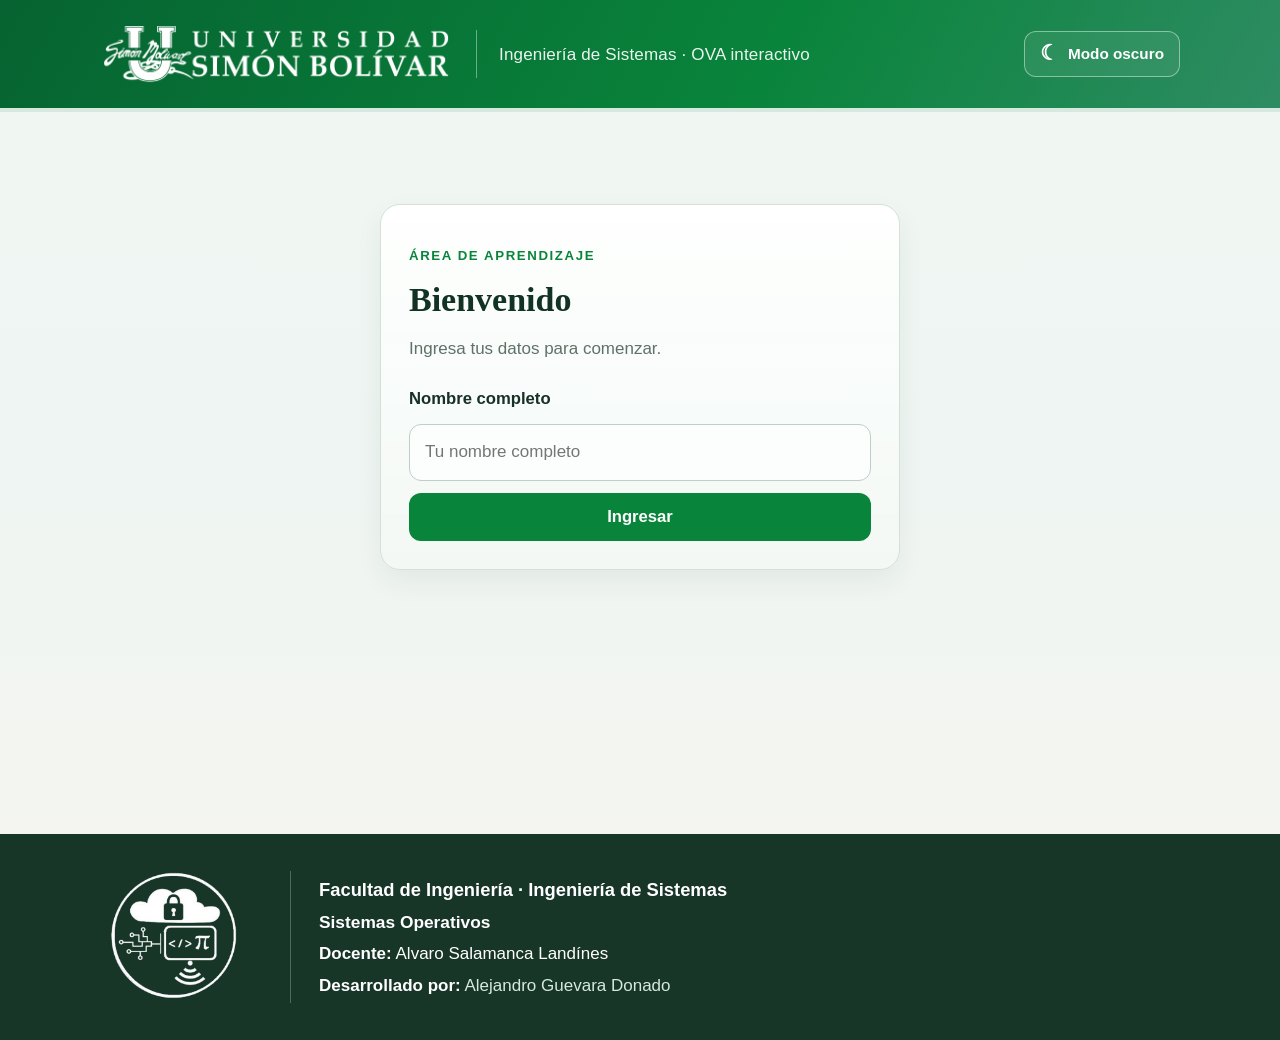
<file: temas/tema1/index.html>
<!DOCTYPE html>
<html lang="es">
<head>
  <meta charset="UTF-8">
  <meta name="viewport" content="width=device-width, initial-scale=1.0">
  <title>OVA · Memoria virtual</title>
  <meta http-equiv="refresh" content="0; url=OVA_corte1.html">
  <style>
    html, body { margin: 0; min-height: 100%; background: #040d1a; color: #f8fafc; }
    body { font-family: "Segoe UI", system-ui, sans-serif; display: grid; place-items: center; padding: 24px; }
    a { color: #00e5ff; }
    p { font-size: 0.95rem; }
  </style>
</head>
<body>
  <p>Abriendo la OVA de <strong>Memoria virtual</strong>…</p>
  <p><a href="OVA_corte1.html">Abrir manualmente</a></p>
  <script>location.replace("OVA_corte1.html");</script>
</body>
</html>
</file>
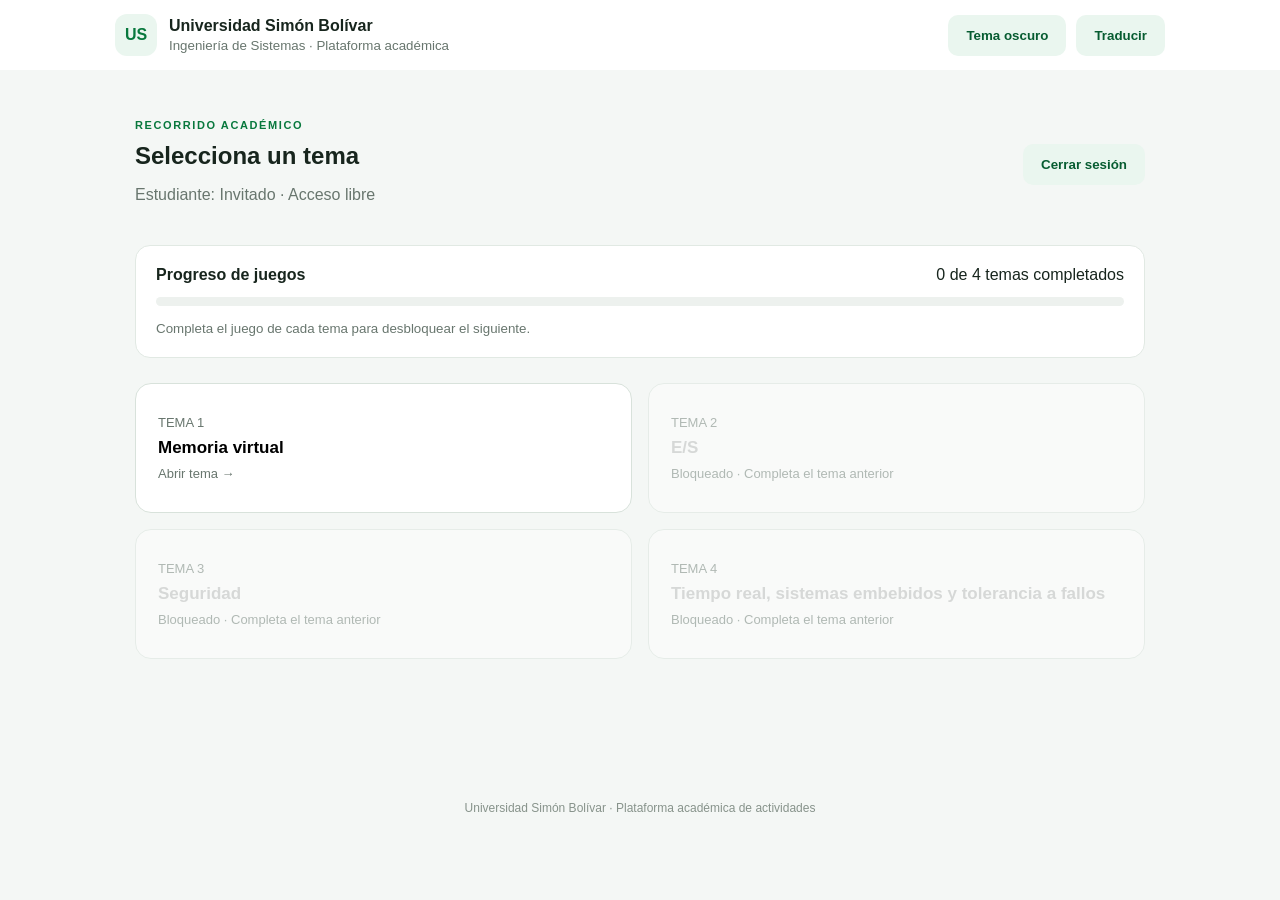
<file: temas/tema3/plataforma_unisimon_ovas_admin_jonatan/index.html>
<!DOCTYPE html>
<html lang="es">
<head>
<meta charset="UTF-8"><meta name="viewport" content="width=device-width, initial-scale=1.0">
<title>Plataforma de Evaluación | Universidad Simón Bolívar</title>
<meta name="ova-access-mode" content="guest">
<link rel="stylesheet" href="styles.css?v=0.4">
</head>
<body>
<header class="top"><div class="top-inner"><div class="brand"><span class="brandmark">US</span><div><b>Universidad Simón Bolívar</b><small>Ingeniería de Sistemas · Plataforma académica</small></div></div><div class="header-actions">
<button id="themeBtn" class="ghost" type="button" aria-pressed="false">Tema oscuro</button>
<button id="translateBtn" class="ghost translate-btn" type="button">Traducir</button>
</div></div></header>
<main class="wrap">
<section id="login" class="panel login hidden" aria-hidden="true">
<p class="eyebrow">ÁREA DE APRENDIZAJE</p><h1>Bienvenido</h1><p class="muted">Ingresa tus datos para comenzar.</p>
<form id="loginForm"><label>Nombre completo</label><input id="studentName" required maxlength="100" placeholder="Tu nombre completo"><label>Semestre que cursas</label><select id="semester" required><option value="">Selecciona</option><option>1.º semestre</option><option>2.º semestre</option><option>3.º semestre</option><option>4.º semestre</option><option>5.º semestre</option><option>6.º semestre</option><option>7.º semestre</option><option>8.º semestre</option><option>9.º semestre</option><option>10.º semestre</option></select><button class="primary">Ingresar</button></form><button id="adminAccess" class="ghost admin-access" type="button">Acceso administrador</button>
</section>
<section id="home">
<div class="heading"><div><p class="eyebrow">RECORRIDO ACADÉMICO</p><h1>Selecciona un tema</h1><p id="greeting" class="muted"></p></div><button id="logout" class="ghost">Cerrar sesión</button></div>
<div class="progress"><b>Progreso de juegos</b><span id="progressText">0 de 4 completados</span><div class="track"><div id="progressBar"></div></div><small>Completa el juego de cada tema para desbloquear el siguiente.</small></div>
<div id="topicGrid" class="grid"></div>
</section>
<section id="topic" class="hidden">
<button id="back" class="ghost">← Volver a temas</button><div class="topic-head"><p class="eyebrow" id="topicNumber"></p><h1 id="topicTitle"></h1></div>
<div class="panel content"><h2>Contenido del tema</h2><div id="topicContent" class="topic-content"></div></div>
<div class="actions"><a id="pdfLink" class="button secondary" download>↓ Descargar taller PDF</a><button id="startGame" class="primary">Iniciar juego</button></div>
<div id="gameArea" class="panel hidden"><div class="game-top"><div><p class="eyebrow">EVALUACIÓN DEL JUEGO</p><h2 id="gameTitle"></h2></div><span class="score-chip">Nota: <b id="liveScore">—</b></span></div><div id="quiz"></div><button id="submitGame" class="primary">Finalizar y calcular nota</button><div id="gameResult" class="result hidden"></div></div>
</section>
<section id="results" class="panel hidden"><p class="eyebrow">RESULTADOS</p><h1>Mis calificaciones</h1><div id="gradeRows"></div><button id="returnHome" class="primary">Volver a los temas</button></section>
<section id="admin" class="panel hidden">
<p class="eyebrow">PANEL DOCENTE</p><h1>Calificaciones de estudiantes</h1>
<p class="muted">Registros disponibles en este navegador y dispositivo.</p>
<div class="admin-actions"><button id="adminRefresh" class="secondary">Actualizar registros</button><button id="adminBack" class="ghost">Volver al inicio</button></div>
<div class="table-wrap"><table><thead><tr><th>Estudiante / semestre</th><th>Tema</th><th>Nota del juego</th><th>Taller descargado</th><th>Estado</th></tr></thead><tbody id="adminRows"></tbody></table></div>
<p class="admin-note">Nota: el panel muestra las notas automáticas de los juegos. No registra ni califica los talleres PDF, que se entregan por Aula Extendida.</p>
</section>
</main><footer>Universidad Simón Bolívar · Plataforma académica de actividades</footer><script src="app.js?v=0.4"></script>
</body></html>
</file>
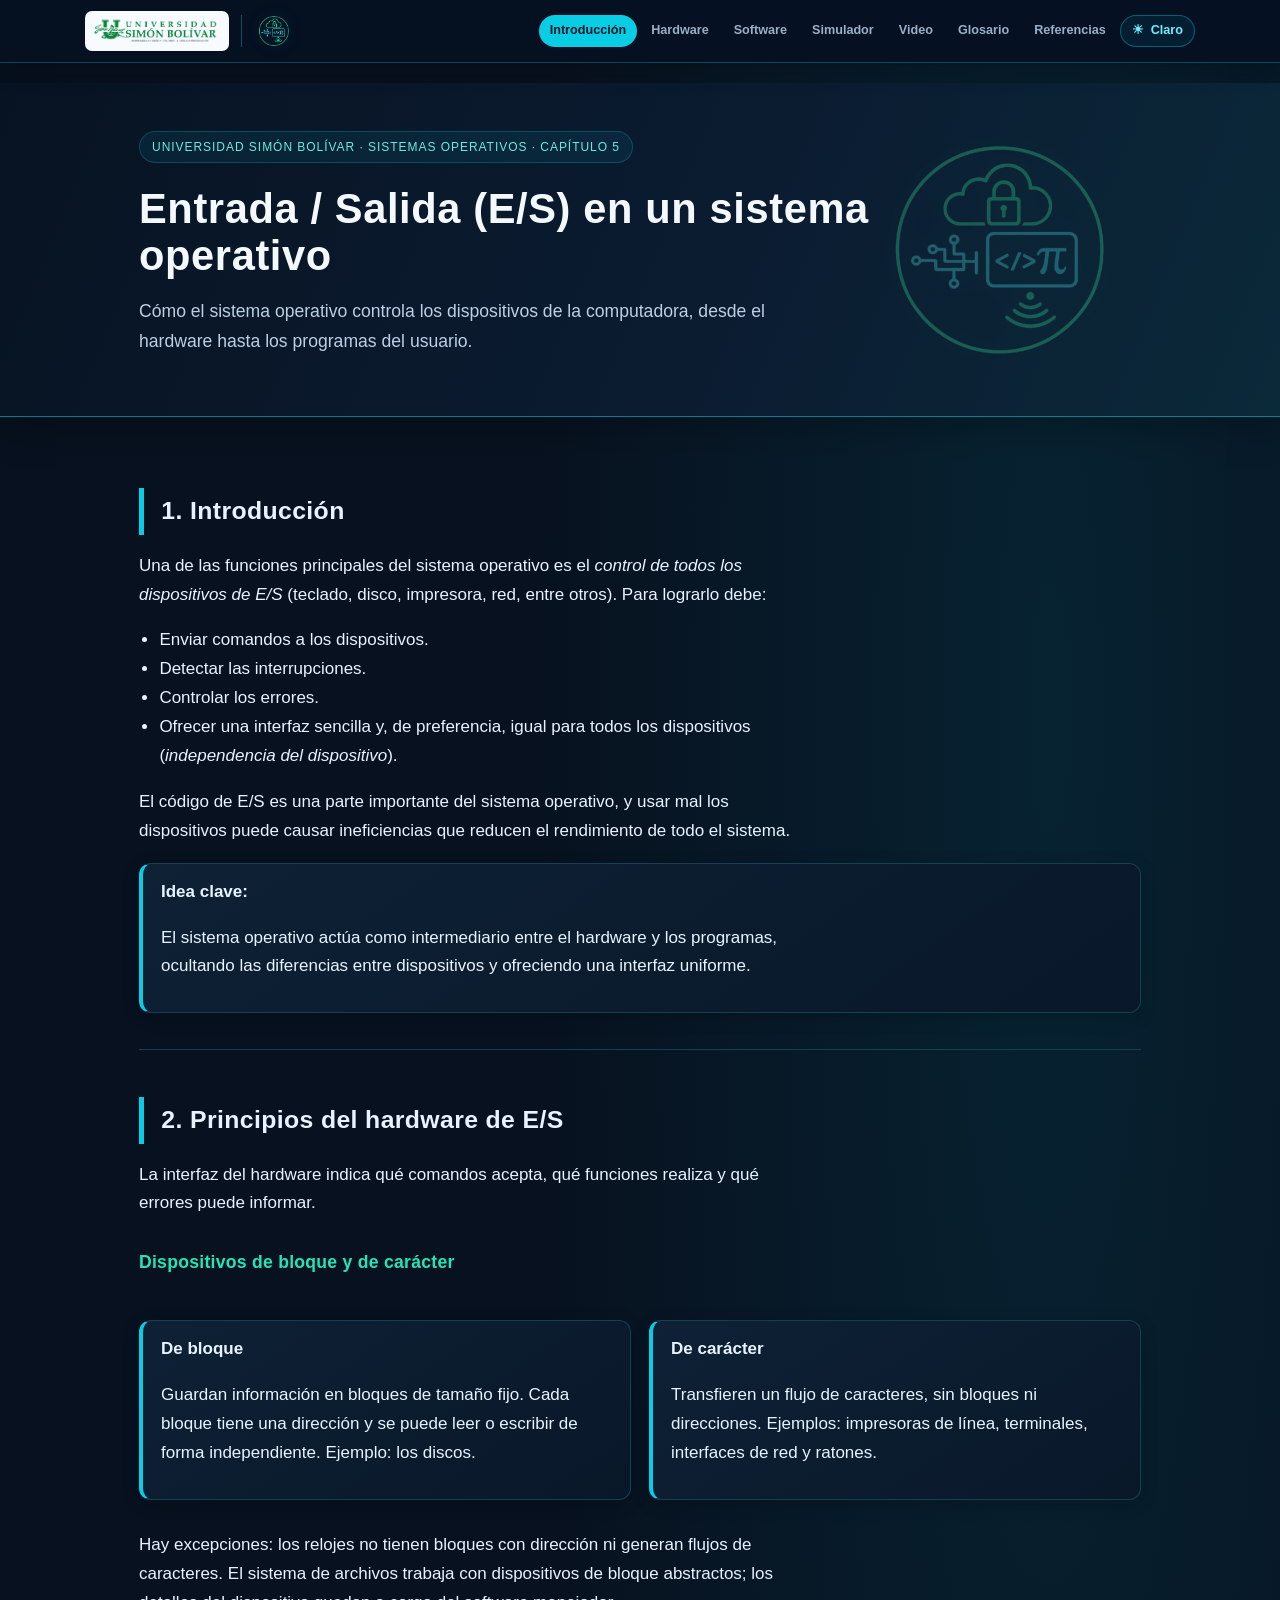
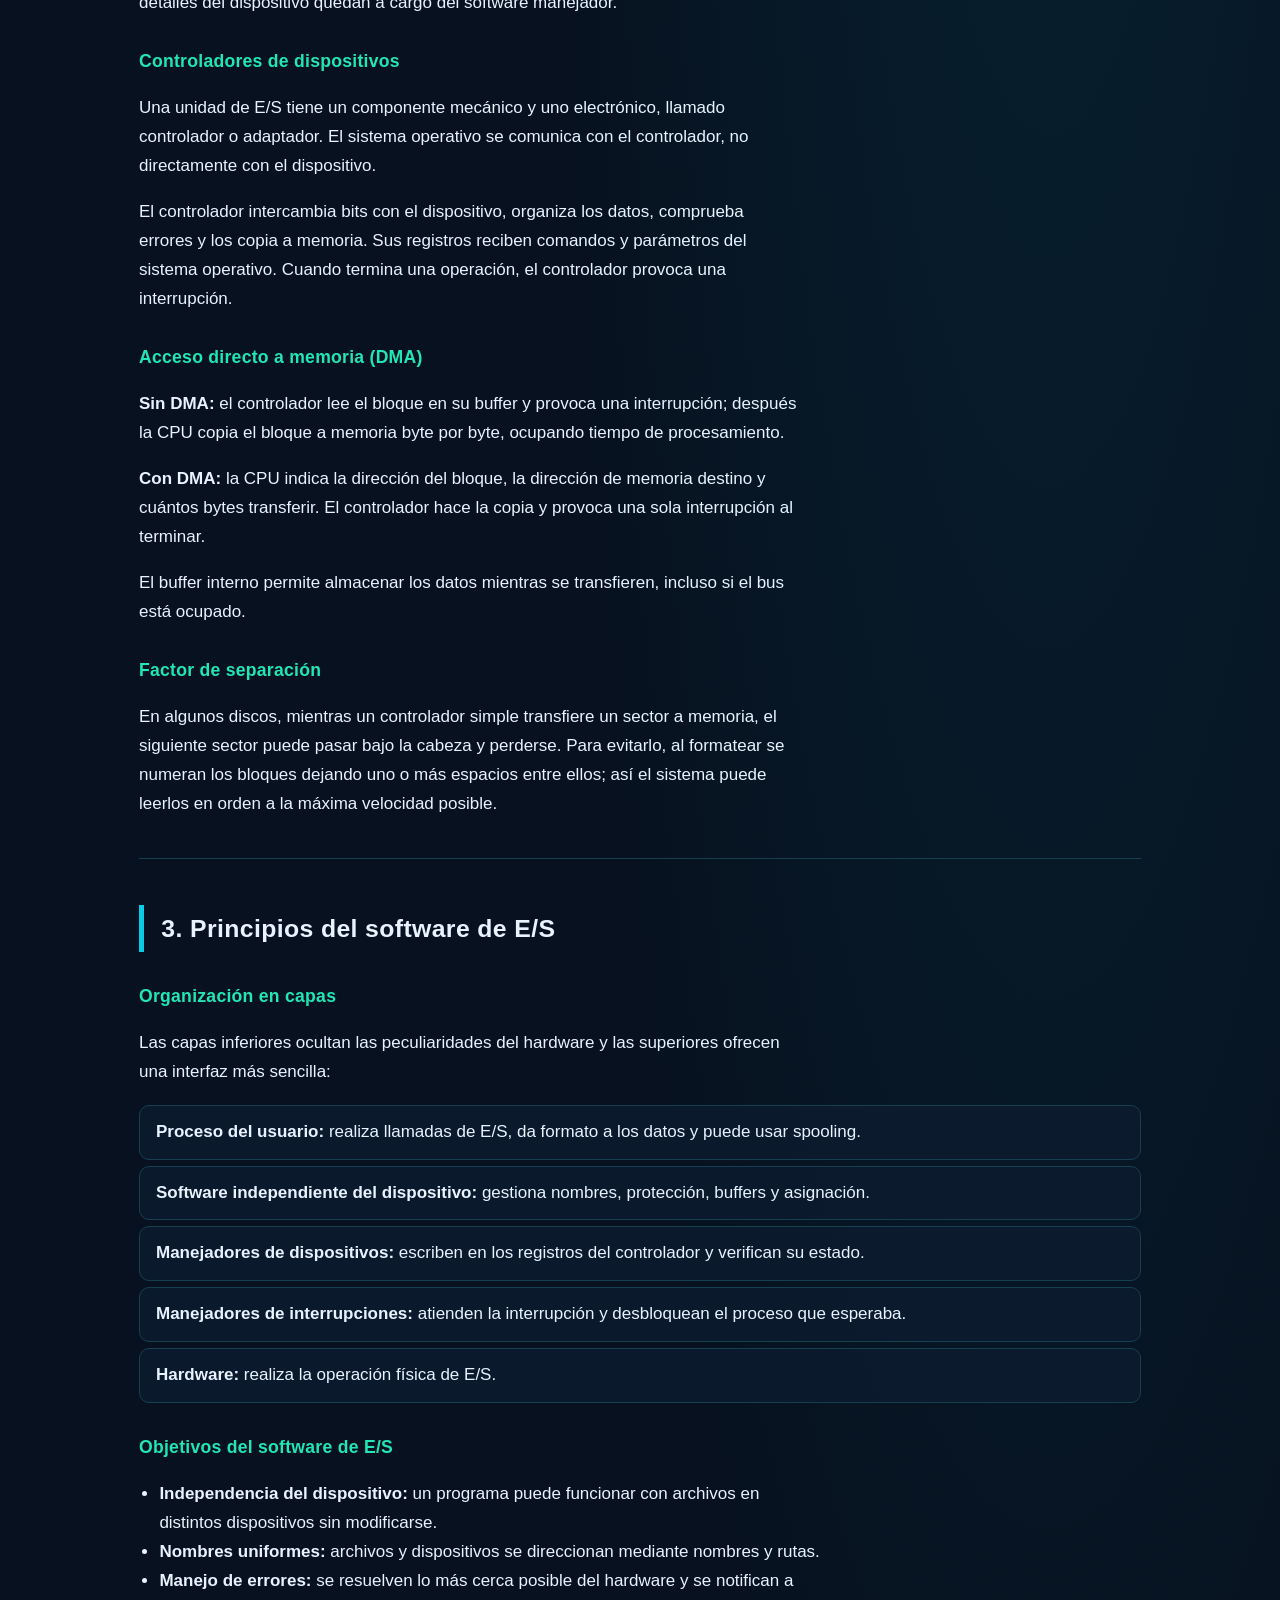
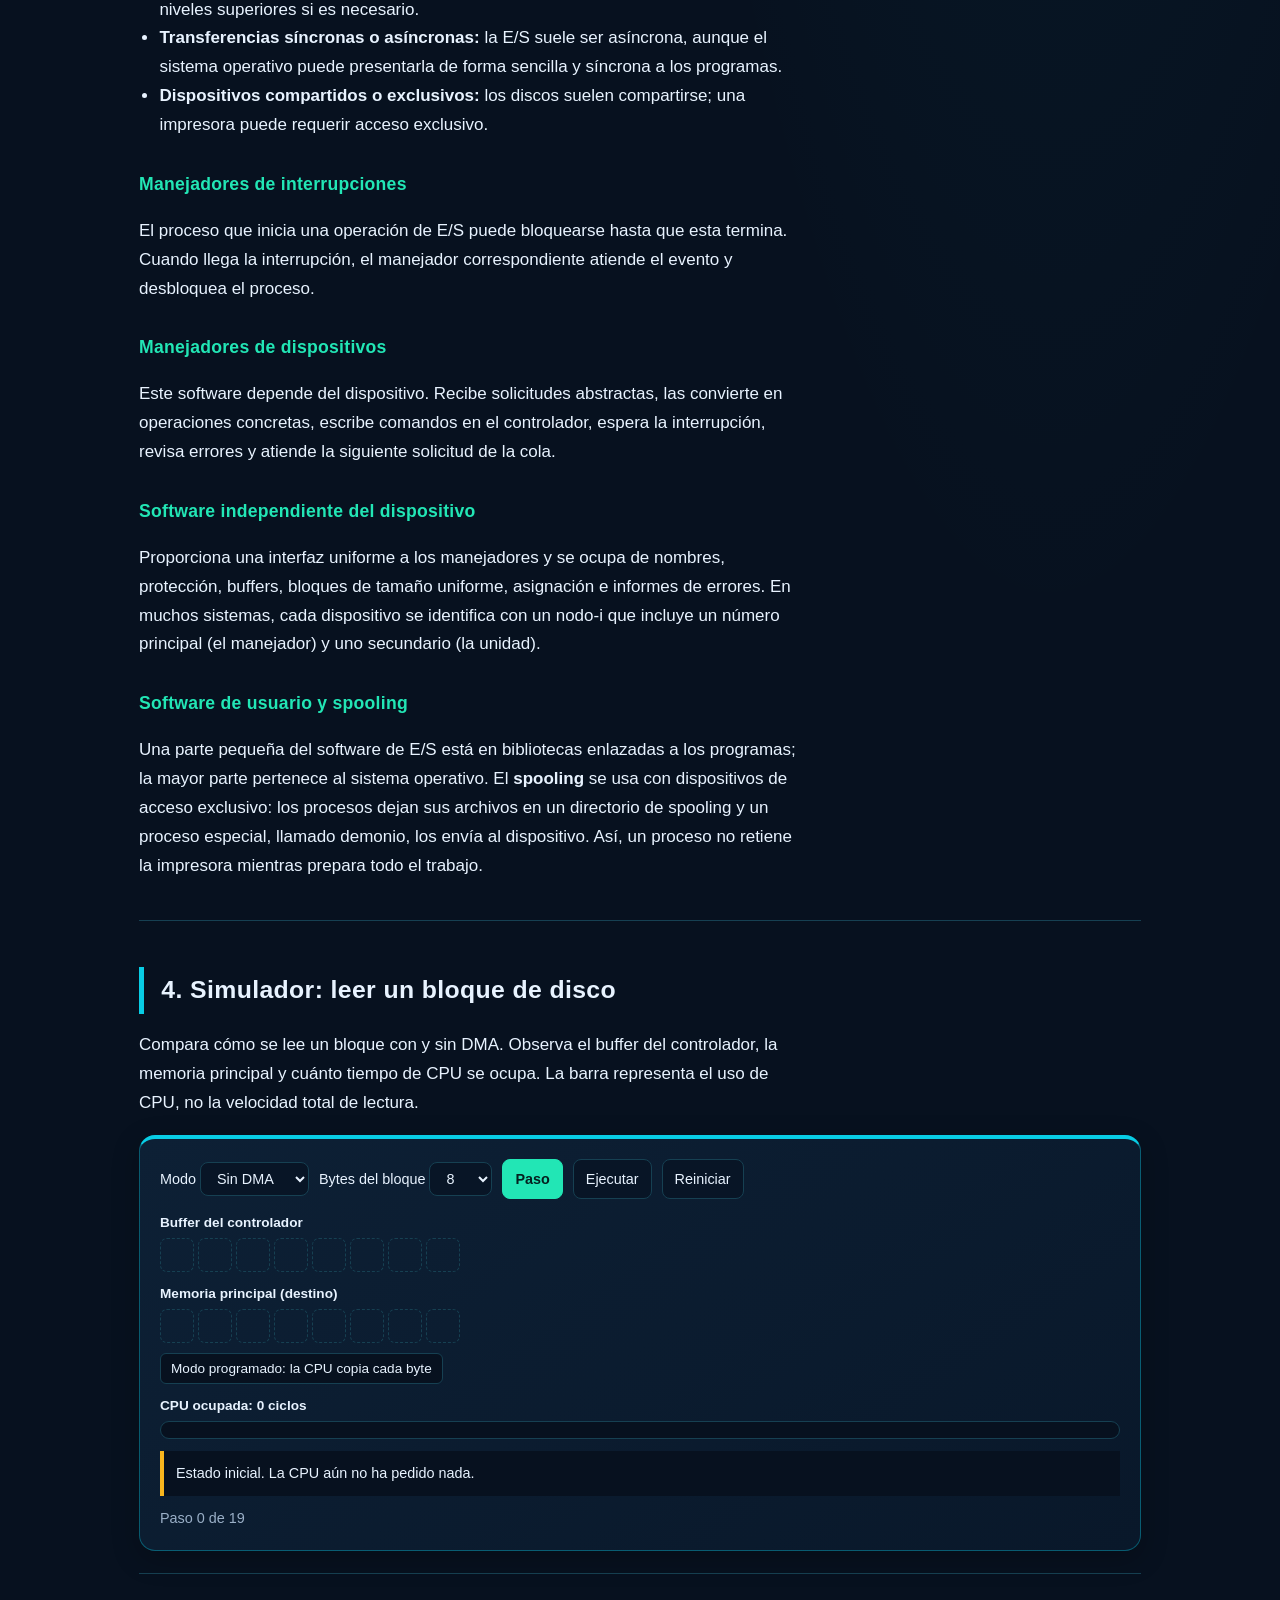
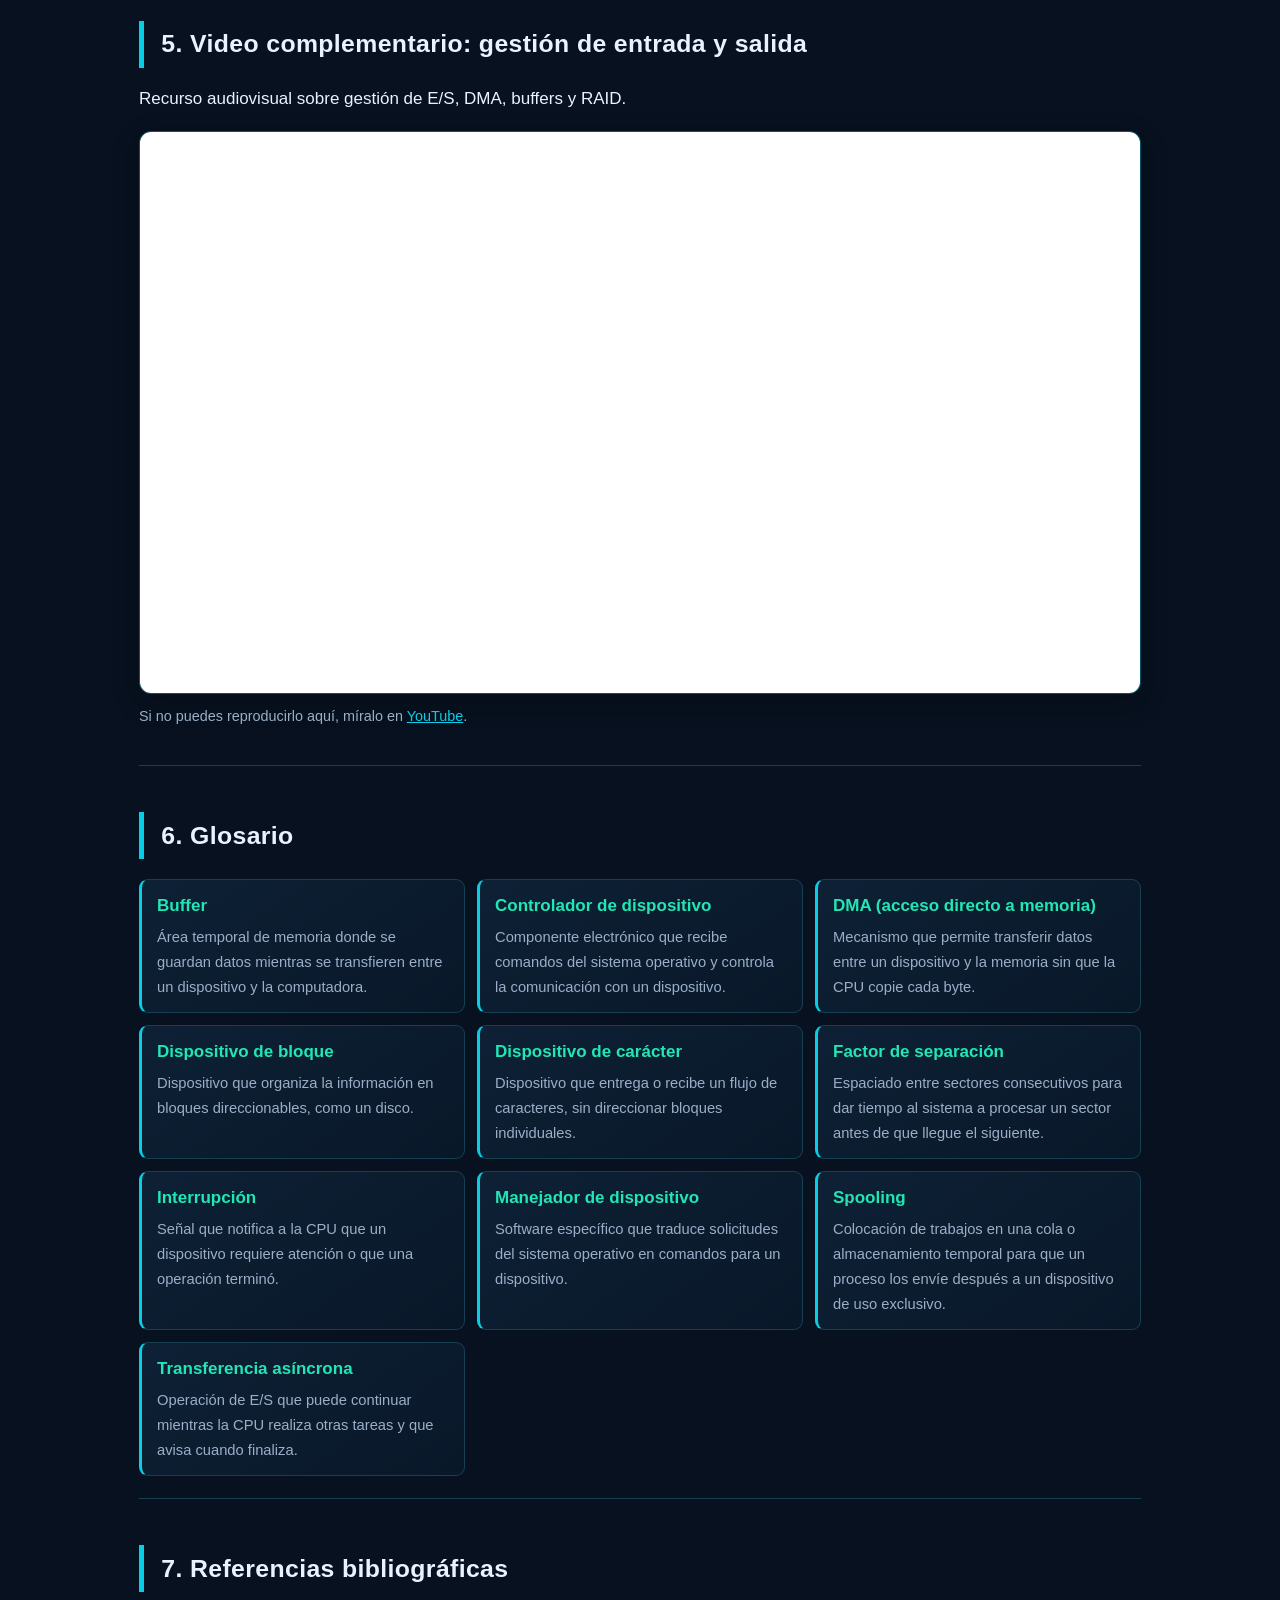
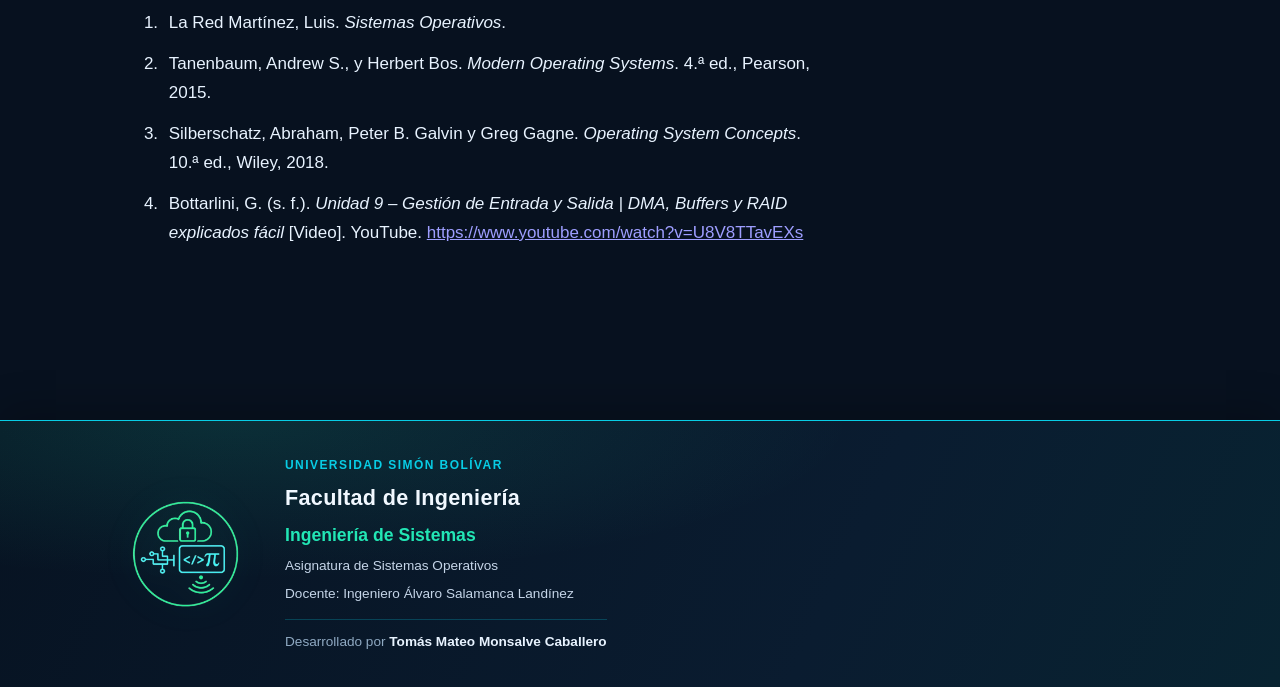
<file: temas/tema3/plataforma_unisimon_ovas_admin_jonatan/ovas/tema-2/index.html>
<!DOCTYPE html>
<html lang="es" data-theme="dark">
<head>
  <meta charset="utf-8">
  <meta name="viewport" content="width=device-width, initial-scale=1">
  <title>Entrada / Salida en un sistema operativo</title>
  <link rel="stylesheet" href="styles.css">
</head>
<body class="sim-page">
  <nav class="site-header" aria-label="Navegación principal">
    <div class="topbar-inner">
      <a class="site-brand" href="#top" aria-label="Ir al inicio de Entrada y Salida">
        <img class="university-logo" src="Logo USB con el nombre completo.png" alt="Universidad Simón Bolívar">
        <span class="brand-divider" aria-hidden="true"></span>
        <img class="career-logo" src="logosist-removebg-preview.png" alt="">
      </a>
      <div class="top-nav">
        <a class="active" href="#intro">Introducción</a>
        <a href="#hardware">Hardware</a>
        <a href="#software">Software</a>
        <a href="#simulador">Simulador</a>
        <a href="#video">Video</a>
        <a href="#glosario">Glosario</a>
        <a href="#referencias">Referencias</a>
        <button class="theme-toggle" id="theme-toggle" type="button" aria-label="Cambiar a modo claro" aria-pressed="false">
          <span id="theme-icon" aria-hidden="true">☀</span>
          <span id="theme-label">Claro</span>
        </button>
      </div>
    </div>
  </nav>

  <header class="hero" id="top">
    <div class="hero-inner">
      <div class="eyebrow">Universidad Simón Bolívar · Sistemas operativos · Capítulo 5</div>
      <h1>Entrada / Salida (E/S) en un sistema operativo</h1>
      <p class="lead">Cómo el sistema operativo controla los dispositivos de la computadora, desde el hardware hasta los programas del usuario.</p>
    </div>
  </header>

  <main class="index-wrap">
    <section id="intro">
      <h2>1. Introducción</h2>
      <p>Una de las funciones principales del sistema operativo es el <em>control de todos los dispositivos de E/S</em> (teclado, disco, impresora, red, entre otros). Para lograrlo debe:</p>
      <ul>
        <li>Enviar comandos a los dispositivos.</li>
        <li>Detectar las interrupciones.</li>
        <li>Controlar los errores.</li>
        <li>Ofrecer una interfaz sencilla y, de preferencia, igual para todos los dispositivos (<em>independencia del dispositivo</em>).</li>
      </ul>
      <p>El código de E/S es una parte importante del sistema operativo, y usar mal los dispositivos puede causar ineficiencias que reducen el rendimiento de todo el sistema.</p>
      <div class="box">
        <strong>Idea clave:</strong>
        <p>El sistema operativo actúa como intermediario entre el hardware y los programas, ocultando las diferencias entre dispositivos y ofreciendo una interfaz uniforme.</p>
      </div>
    </section>

    <section id="hardware">
      <h2>2. Principios del hardware de E/S</h2>
      <p>La interfaz del hardware indica qué comandos acepta, qué funciones realiza y qué errores puede informar.</p>

      <h3>Dispositivos de bloque y de carácter</h3>
      <div class="grid">
        <div class="box">
          <strong>De bloque</strong>
          <p>Guardan información en bloques de tamaño fijo. Cada bloque tiene una dirección y se puede leer o escribir de forma independiente. Ejemplo: los discos.</p>
        </div>
        <div class="box">
          <strong>De carácter</strong>
          <p>Transfieren un flujo de caracteres, sin bloques ni direcciones. Ejemplos: impresoras de línea, terminales, interfaces de red y ratones.</p>
        </div>
      </div>
      <p>Hay excepciones: los relojes no tienen bloques con dirección ni generan flujos de caracteres. El sistema de archivos trabaja con dispositivos de bloque abstractos; los detalles del dispositivo quedan a cargo del software manejador.</p>

      <h3>Controladores de dispositivos</h3>
      <p>Una unidad de E/S tiene un componente mecánico y uno electrónico, llamado controlador o adaptador. El sistema operativo se comunica con el controlador, no directamente con el dispositivo.</p>
      <p>El controlador intercambia bits con el dispositivo, organiza los datos, comprueba errores y los copia a memoria. Sus registros reciben comandos y parámetros del sistema operativo. Cuando termina una operación, el controlador provoca una interrupción.</p>

      <h3>Acceso directo a memoria (DMA)</h3>
      <p><strong>Sin DMA:</strong> el controlador lee el bloque en su buffer y provoca una interrupción; después la CPU copia el bloque a memoria byte por byte, ocupando tiempo de procesamiento.</p>
      <p><strong>Con DMA:</strong> la CPU indica la dirección del bloque, la dirección de memoria destino y cuántos bytes transferir. El controlador hace la copia y provoca una sola interrupción al terminar.</p>
      <p>El buffer interno permite almacenar los datos mientras se transfieren, incluso si el bus está ocupado.</p>

      <h3>Factor de separación</h3>
      <p>En algunos discos, mientras un controlador simple transfiere un sector a memoria, el siguiente sector puede pasar bajo la cabeza y perderse. Para evitarlo, al formatear se numeran los bloques dejando uno o más espacios entre ellos; así el sistema puede leerlos en orden a la máxima velocidad posible.</p>
    </section>

    <section id="software">
      <h2>3. Principios del software de E/S</h2>

      <h3>Organización en capas</h3>
      <p>Las capas inferiores ocultan las peculiaridades del hardware y las superiores ofrecen una interfaz más sencilla:</p>
      <div class="layers">
        <div class="item"><strong>Proceso del usuario:</strong> realiza llamadas de E/S, da formato a los datos y puede usar spooling.</div>
        <div class="item"><strong>Software independiente del dispositivo:</strong> gestiona nombres, protección, buffers y asignación.</div>
        <div class="item"><strong>Manejadores de dispositivos:</strong> escriben en los registros del controlador y verifican su estado.</div>
        <div class="item"><strong>Manejadores de interrupciones:</strong> atienden la interrupción y desbloquean el proceso que esperaba.</div>
        <div class="item"><strong>Hardware:</strong> realiza la operación física de E/S.</div>
      </div>

      <h3>Objetivos del software de E/S</h3>
      <ul>
        <li><strong>Independencia del dispositivo:</strong> un programa puede funcionar con archivos en distintos dispositivos sin modificarse.</li>
        <li><strong>Nombres uniformes:</strong> archivos y dispositivos se direccionan mediante nombres y rutas.</li>
        <li><strong>Manejo de errores:</strong> se resuelven lo más cerca posible del hardware y se notifican a niveles superiores si es necesario.</li>
        <li><strong>Transferencias síncronas o asíncronas:</strong> la E/S suele ser asíncrona, aunque el sistema operativo puede presentarla de forma sencilla y síncrona a los programas.</li>
        <li><strong>Dispositivos compartidos o exclusivos:</strong> los discos suelen compartirse; una impresora puede requerir acceso exclusivo.</li>
      </ul>

      <h3>Manejadores de interrupciones</h3>
      <p>El proceso que inicia una operación de E/S puede bloquearse hasta que esta termina. Cuando llega la interrupción, el manejador correspondiente atiende el evento y desbloquea el proceso.</p>

      <h3>Manejadores de dispositivos</h3>
      <p>Este software depende del dispositivo. Recibe solicitudes abstractas, las convierte en operaciones concretas, escribe comandos en el controlador, espera la interrupción, revisa errores y atiende la siguiente solicitud de la cola.</p>

      <h3>Software independiente del dispositivo</h3>
      <p>Proporciona una interfaz uniforme a los manejadores y se ocupa de nombres, protección, buffers, bloques de tamaño uniforme, asignación e informes de errores. En muchos sistemas, cada dispositivo se identifica con un nodo-i que incluye un número principal (el manejador) y uno secundario (la unidad).</p>

      <h3>Software de usuario y spooling</h3>
      <p>Una parte pequeña del software de E/S está en bibliotecas enlazadas a los programas; la mayor parte pertenece al sistema operativo. El <strong>spooling</strong> se usa con dispositivos de acceso exclusivo: los procesos dejan sus archivos en un directorio de spooling y un proceso especial, llamado demonio, los envía al dispositivo. Así, un proceso no retiene la impresora mientras prepara todo el trabajo.</p>
    </section>

    <section id="simulador">
      <h2>4. Simulador: leer un bloque de disco</h2>
      <p>Compara cómo se lee un bloque con y sin DMA. Observa el buffer del controlador, la memoria principal y cuánto tiempo de CPU se ocupa. La barra representa el uso de CPU, no la velocidad total de lectura.</p>

      <div class="sim">
        <div class="ctl">
          <label>Modo
            <select id="mode">
              <option value="nodma">Sin DMA</option>
              <option value="dma">Con DMA</option>
            </select>
          </label>
          <label>Bytes del bloque
            <select id="n">
              <option>4</option>
              <option selected>8</option>
              <option>12</option>
              <option>16</option>
            </select>
          </label>
          <button id="step" class="main">Paso</button>
          <button id="run">Ejecutar</button>
          <button id="reset">Reiniciar</button>
        </div>
        <div class="row"><b>Buffer del controlador</b><div class="cells" id="buf"></div></div>
        <div class="row"><b>Memoria principal (destino)</b><div class="cells" id="mem"></div></div>
        <div class="row regs" id="regs"></div>
        <div class="row"><b>CPU ocupada: <span id="cpuTxt">0</span> ciclos</b><div class="bar"><i id="cpuBar"></i></div></div>
        <div id="msg" aria-live="polite">Pulsa «Paso» o «Ejecutar» para comenzar.</div>
        <div id="res"></div>
      </div>
    </section>

    <section id="video">
      <h2>5. Video complementario: gestión de entrada y salida</h2>
      <p>Recurso audiovisual sobre gestión de E/S, DMA, buffers y RAID.</p>
      <div class="video-frame" id="video-player">
        <a class="video-fallback" href="https://www.youtube.com/watch?v=U8V8TTavEXs" target="_blank" rel="noopener noreferrer">
          <img src="https://i.ytimg.com/vi/U8V8TTavEXs/hqdefault.jpg" alt="" loading="lazy">
          <span class="video-fallback-content">
            <span class="video-play-icon" aria-hidden="true">▶</span>
            <strong>Reproducir video en YouTube</strong>
            <span class="video-fallback-note">Al abrir esta página como archivo local, el reproductor incrustado no está disponible. Pulsa aquí para ver el video.</span>
          </span>
        </a>
      </div>
      <p class="video-source">Si no puedes reproducirlo aquí, míralo en <a href="https://www.youtube.com/watch?v=U8V8TTavEXs" target="_blank" rel="noopener noreferrer">YouTube</a>.</p>
    </section>

    <section id="glosario">
      <h2>6. Glosario</h2>
      <dl class="glossary">
        <div>
          <dt>Buffer</dt>
          <dd>Área temporal de memoria donde se guardan datos mientras se transfieren entre un dispositivo y la computadora.</dd>
        </div>
        <div>
          <dt>Controlador de dispositivo</dt>
          <dd>Componente electrónico que recibe comandos del sistema operativo y controla la comunicación con un dispositivo.</dd>
        </div>
        <div>
          <dt>DMA (acceso directo a memoria)</dt>
          <dd>Mecanismo que permite transferir datos entre un dispositivo y la memoria sin que la CPU copie cada byte.</dd>
        </div>
        <div>
          <dt>Dispositivo de bloque</dt>
          <dd>Dispositivo que organiza la información en bloques direccionables, como un disco.</dd>
        </div>
        <div>
          <dt>Dispositivo de carácter</dt>
          <dd>Dispositivo que entrega o recibe un flujo de caracteres, sin direccionar bloques individuales.</dd>
        </div>
        <div>
          <dt>Factor de separación</dt>
          <dd>Espaciado entre sectores consecutivos para dar tiempo al sistema a procesar un sector antes de que llegue el siguiente.</dd>
        </div>
        <div>
          <dt>Interrupción</dt>
          <dd>Señal que notifica a la CPU que un dispositivo requiere atención o que una operación terminó.</dd>
        </div>
        <div>
          <dt>Manejador de dispositivo</dt>
          <dd>Software específico que traduce solicitudes del sistema operativo en comandos para un dispositivo.</dd>
        </div>
        <div>
          <dt>Spooling</dt>
          <dd>Colocación de trabajos en una cola o almacenamiento temporal para que un proceso los envíe después a un dispositivo de uso exclusivo.</dd>
        </div>
        <div>
          <dt>Transferencia asíncrona</dt>
          <dd>Operación de E/S que puede continuar mientras la CPU realiza otras tareas y que avisa cuando finaliza.</dd>
        </div>
      </dl>
    </section>

    <section id="referencias">
      <h2>7. Referencias bibliográficas</h2>
      <ol class="references">
        <li>La Red Martínez, Luis. <cite>Sistemas Operativos</cite>.</li>
        <li>Tanenbaum, Andrew S., y Herbert Bos. <cite>Modern Operating Systems</cite>. 4.ª ed., Pearson, 2015.</li>
        <li>Silberschatz, Abraham, Peter B. Galvin y Greg Gagne. <cite>Operating System Concepts</cite>. 10.ª ed., Wiley, 2018.</li>
        <li>Bottarlini, G. (s. f.). <cite>Unidad 9 – Gestión de Entrada y Salida | DMA, Buffers y RAID explicados fácil</cite> [Video]. YouTube. <a href="https://www.youtube.com/watch?v=U8V8TTavEXs" target="_blank" rel="noopener noreferrer">https://www.youtube.com/watch?v=U8V8TTavEXs</a></li>
      </ol>
    </section>

  </main>

  <footer class="project-footer">
    <div class="footer-inner">
      <img class="footer-logo" src="logosist-removebg-preview.png" alt="Logo de Ingeniería de Sistemas">
      <div class="footer-copy">
        <p class="footer-eyebrow">Universidad Simón Bolívar</p>
        <h2>Facultad de Ingeniería</h2>
        <p class="footer-program">Ingeniería de Sistemas</p>
        <p>Asignatura de Sistemas Operativos</p>
        <p>Docente: Ingeniero Álvaro Salamanca Landínez</p>
        <p class="footer-developer">Desarrollado por <strong>Tomás Mateo Monsalve Caballero</strong></p>
      </div>
    </div>
  </footer>

  <script>
    var $ = function(id){ return document.getElementById(id); };
    var steps = [], idx = 0, timer = null;

    function setTheme(theme) {
      var isLight = theme === 'light';
      document.documentElement.setAttribute('data-theme', isLight ? 'light' : 'dark');
      $('theme-toggle').setAttribute('aria-pressed', isLight ? 'true' : 'false');
      $('theme-toggle').setAttribute('aria-label', isLight ? 'Cambiar a modo oscuro' : 'Cambiar a modo claro');
      $('theme-icon').textContent = isLight ? '☾' : '☀';
      $('theme-label').textContent = isLight ? 'Oscuro' : 'Claro';
    }

    $('theme-toggle').onclick = function() {
      setTheme(document.documentElement.getAttribute('data-theme') === 'light' ? 'dark' : 'light');
    };

    if (window.location.protocol !== 'file:') {
      var video = document.createElement('iframe');
      video.src = 'https://www.youtube-nocookie.com/embed/U8V8TTavEXs?rel=0';
      video.title = 'Unidad 9 – Gestión de Entrada y Salida | DMA, Buffers y RAID explicados fácil';
      video.loading = 'lazy';
      video.referrerPolicy = 'strict-origin-when-cross-origin';
      video.allow = 'accelerometer; autoplay; clipboard-write; encrypted-media; gyroscope; picture-in-picture';
      video.allowFullscreen = true;
      $('video-player').innerHTML = '';
      $('video-player').appendChild(video);
    }

    function build() {
      stop();
      var n = Number($('n').value), dma = $('mode').value === 'dma';
      steps = [];
      var s = { buf: 0, mem: 0, cnt: n, addr: 0, cpu: 0, msg: 'Estado inicial. La CPU aún no ha pedido nada.' };
      function push(o){ s = Object.assign({}, s, o); steps.push(s); }
      steps.push(s);

      if (dma) {
        push({ cpu: s.cpu + 1, msg: 'La CPU escribe en el controlador la dirección del bloque en disco (1 ciclo).' });
        push({ cpu: s.cpu + 1, msg: 'La CPU escribe la dirección de memoria destino (1 ciclo más).' });
        push({ cpu: s.cpu + 1, msg: 'La CPU escribe el número de bytes por transferir (' + n + '). Con esto queda libre para otro trabajo.' });
        for (var i = 1; i <= n; i++) push({ buf: i, msg: 'El controlador lee el bloque a su buffer interno (' + i + '/' + n + '). La CPU está libre.' });
        push({ msg: 'El controlador comprueba la suma de verificación y confirma que no hubo errores de lectura.' });
        for (var j = 1; j <= n; j++) push({ mem: j, addr: j, cnt: n - j, msg: 'DMA copia el byte ' + j + ' a memoria, incrementa la dirección y decrementa el contador. La CPU sigue libre.' });
        push({ cpu: s.cpu + 1, msg: 'El contador llegó a 0: el controlador provoca una interrupción. El bloque ya está en memoria.' });
      } else {
        push({ cpu: s.cpu + 1, msg: 'La CPU envía el comando de lectura al controlador.' });
        for (var i = 1; i <= n; i++) push({ buf: i, msg: 'El controlador lee el bloque a su buffer interno (' + i + '/' + n + ').' });
        push({ msg: 'El controlador comprueba la suma de verificación y confirma que no hubo errores.' });
        push({ cpu: s.cpu + 1, msg: 'El controlador provoca una interrupción. El sistema operativo toma el control de la CPU.' });
        for (var j = 1; j <= n; j++) push({ mem: j, cpu: s.cpu + 1, msg: 'La CPU lee el byte ' + j + ' del registro del controlador y lo guarda en memoria.' });
      }

      idx = 0;
      draw();
    }

    function cells(el, k, n) {
      el.innerHTML = '';
      for (var i = 0; i < n; i++) {
        var d = document.createElement('div');
        d.className = 'c' + (i < k ? ' on' : '');
        d.textContent = i < k ? 'B' + (i + 1) : '';
        el.appendChild(d);
      }
    }

    function draw() {
      var n = Number($('n').value), s = steps[idx], totalCpu = steps[steps.length - 1].cpu;
      cells($('buf'), s.buf, n);
      cells($('mem'), s.mem, n);
      var dma = $('mode').value === 'dma';
      $('regs').innerHTML = dma
        ? '<span>Dirección DMA: ' + s.addr + '</span><span>Contador DMA: ' + s.cnt + '</span>'
        : '<span>Modo programado: la CPU copia cada byte</span>';
      $('cpuTxt').textContent = s.cpu;
      $('cpuBar').style.width = Math.min(100, (s.cpu / (n + 2)) * 100) + '%';
      $('msg').textContent = s.msg;
      var done = idx === steps.length - 1;
      $('res').textContent = done
        ? 'Terminado. Tiempo de CPU usado: ' + totalCpu + ' ciclos' + (dma ? ' (no crece con el tamaño del bloque).' : ' (crece con cada byte copiado).')
        : 'Paso ' + idx + ' de ' + (steps.length - 1);
    }

    function next() {
      if (idx < steps.length - 1) {
        idx += 1;
        draw();
        return true;
      }
      stop();
      return false;
    }

    function stop() {
      if (timer) {
        clearInterval(timer);
        timer = null;
        $('run').textContent = 'Ejecutar';
      }
    }

    $('step').onclick = function(){ stop(); next(); };
    $('run').onclick = function(){
      if (timer) { stop(); return; }
      if (idx >= steps.length - 1) idx = 0;
      $('run').textContent = 'Pausar';
      timer = setInterval(next, 500);
    };
    $('reset').onclick = build;
    $('mode').onchange = build;
    $('n').onchange = build;
    build();
  </script>
</body>
</html>
</file>
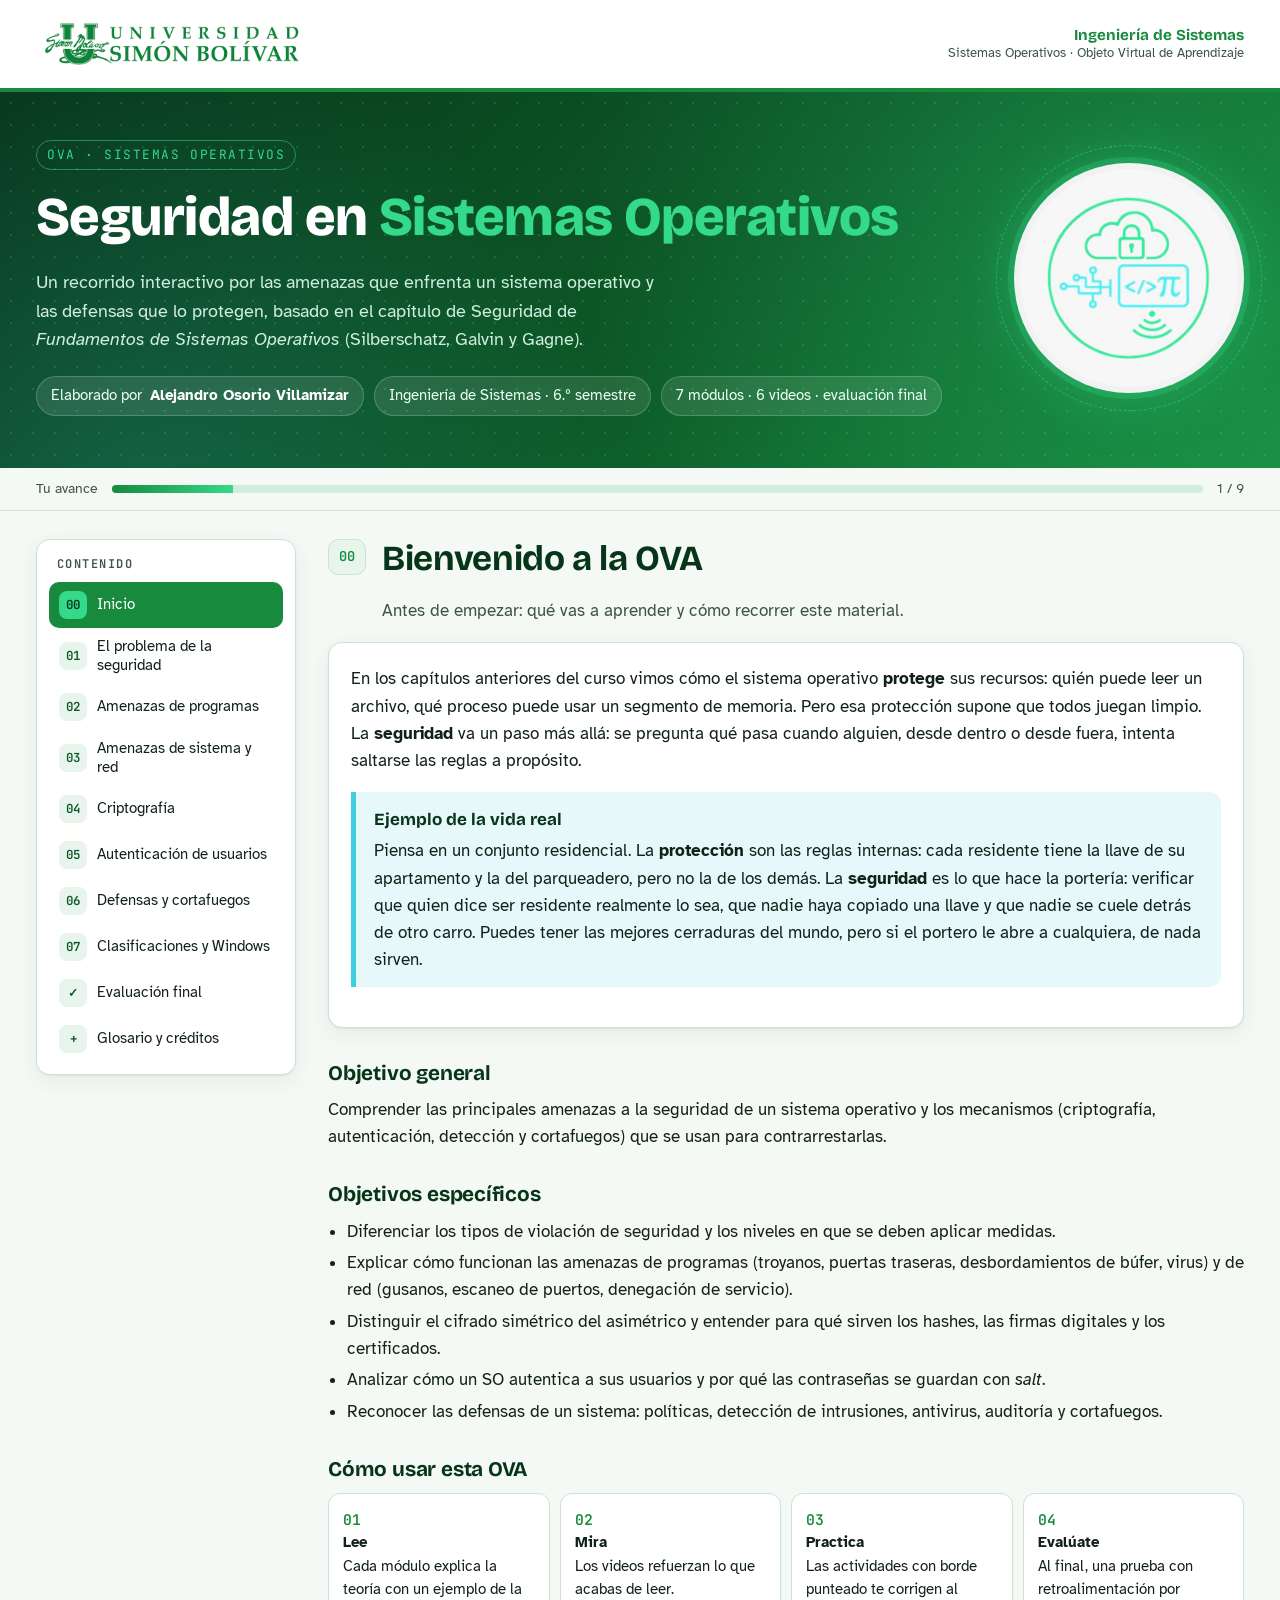
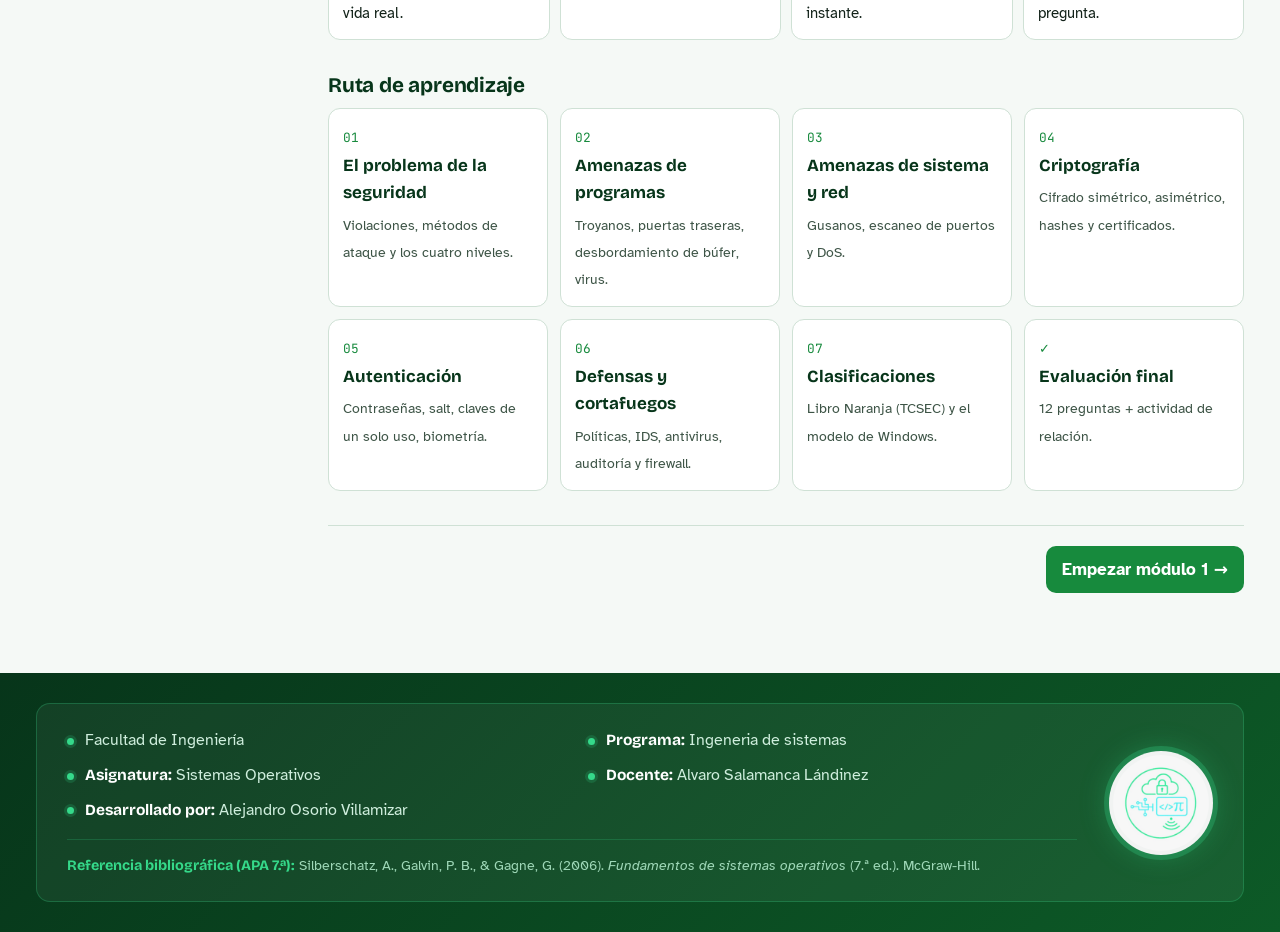
<file: temas/tema3/plataforma_unisimon_ovas_admin_jonatan/ovas/tema-3/index.html>
<!DOCTYPE html>
<html lang="es">
<head>
<meta charset="UTF-8">
<meta name="viewport" content="width=device-width, initial-scale=1">
<title>OVA · Seguridad en Sistemas Operativos</title>
<meta name="author" content="Alejandro Osorio Villamizar">
<meta name="description" content="Objeto Virtual de Aprendizaje sobre seguridad en sistemas operativos, basado en Fundamentos de Sistemas Operativos de Silberschatz, Galvin y Gagne.">
<link rel="preconnect" href="https://fonts.googleapis.com">
<link rel="preconnect" href="https://fonts.gstatic.com" crossorigin>
<link href="https://fonts.googleapis.com/css2?family=Bricolage+Grotesque:opsz,wght@12..96,500;12..96,700;12..96,800&family=Atkinson+Hyperlegible:ital,wght@0,400;0,700;1,400&family=JetBrains+Mono:wght@400;600&display=swap" rel="stylesheet">

<link rel="stylesheet" href="Style.css">
</head>
<body>

<!-- ===== Encabezado institucional ===== -->
<header class="inst">
  <div class="inst-in">
    <img class="banner" src="[data-uri]" alt="Universidad Simón Bolívar">
    <div class="tag">Ingeniería de Sistemas<small>Sistemas Operativos · Objeto Virtual de Aprendizaje</small></div>
  </div>
</header>

<!-- ===== Hero ===== -->
<section class="hero">
  <div class="hero-in">
    <div>
      <span class="kicker">OVA · Sistemas Operativos</span>
      <h1>Seguridad en <span>Sistemas Operativos</span></h1>
      <p class="lead">Un recorrido interactivo por las amenazas que enfrenta un sistema operativo y las defensas que lo protegen, basado en el capítulo de Seguridad de <i>Fundamentos de Sistemas Operativos</i> (Silberschatz, Galvin y Gagne).</p>
      <div class="meta">
        <span class="chip">Elaborado por <b>Alejandro Osorio Villamizar</b></span>
        <span class="chip">Ingeniería de Sistemas · 6.º semestre</span>
        <span class="chip">7 módulos · 6 videos · evaluación final</span>
      </div>
    </div>
    <div class="logo-ring"><img src="[data-uri]" alt="Logo del programa de Ingeniería de Sistemas"></div>
  </div>
</section>

<div class="progress-wrap">
  <div class="progress-in">
    <span class="lbl-long">Tu avance</span>
    <div class="bar"><i id="bar"></i></div>
    <span id="barTxt">0 / 9</span>
  </div>
</div>

<div class="layout">
  <nav class="side" aria-label="Módulos">
    <h4>Contenido</h4>
    <ol id="navlist">
      <li><a href="#inicio" data-m="inicio"><span class="n">00</span>Inicio</a></li>
      <li><a href="#m1" data-m="m1"><span class="n">01</span>El problema de la seguridad</a></li>
      <li><a href="#m2" data-m="m2"><span class="n">02</span>Amenazas de programas</a></li>
      <li><a href="#m3" data-m="m3"><span class="n">03</span>Amenazas de sistema y red</a></li>
      <li><a href="#m4" data-m="m4"><span class="n">04</span>Criptografía</a></li>
      <li><a href="#m5" data-m="m5"><span class="n">05</span>Autenticación de usuarios</a></li>
      <li><a href="#m6" data-m="m6"><span class="n">06</span>Defensas y cortafuegos</a></li>
      <li><a href="#m7" data-m="m7"><span class="n">07</span>Clasificaciones y Windows</a></li>
      <li><a href="#eval" data-m="eval"><span class="n">✓</span>Evaluación final</a></li>
      <li><a href="#recursos" data-m="recursos"><span class="n">+</span>Glosario y créditos</a></li>
    </ol>
  </nav>

  <main id="main">

<!-- ===================== INICIO ===================== -->
<section class="mod" id="inicio">
  <div class="mod-head"><span class="mod-num">00</span><div><h2>Bienvenido a la OVA</h2><p>Antes de empezar: qué vas a aprender y cómo recorrer este material.</p></div></div>

  <div class="card">
    <p>En los capítulos anteriores del curso vimos cómo el sistema operativo <b>protege</b> sus recursos: quién puede leer un archivo, qué proceso puede usar un segmento de memoria. Pero esa protección supone que todos juegan limpio. La <b>seguridad</b> va un paso más allá: se pregunta qué pasa cuando alguien, desde dentro o desde fuera, intenta saltarse las reglas a propósito.</p>
    <div class="callout life"><span class="ttl">Ejemplo de la vida real</span>Piensa en un conjunto residencial. La <b>protección</b> son las reglas internas: cada residente tiene la llave de su apartamento y la del parqueadero, pero no la de los demás. La <b>seguridad</b> es lo que hace la portería: verificar que quien dice ser residente realmente lo sea, que nadie haya copiado una llave y que nadie se cuele detrás de otro carro. Puedes tener las mejores cerraduras del mundo, pero si el portero le abre a cualquiera, de nada sirven.</div>
  </div>

  <h3>Objetivo general</h3>
  <p>Comprender las principales amenazas a la seguridad de un sistema operativo y los mecanismos (criptografía, autenticación, detección y cortafuegos) que se usan para contrarrestarlas.</p>

  <h3>Objetivos específicos</h3>
  <ul class="clean">
    <li>Diferenciar los tipos de violación de seguridad y los niveles en que se deben aplicar medidas.</li>
    <li>Explicar cómo funcionan las amenazas de programas (troyanos, puertas traseras, desbordamientos de búfer, virus) y de red (gusanos, escaneo de puertos, denegación de servicio).</li>
    <li>Distinguir el cifrado simétrico del asimétrico y entender para qué sirven los hashes, las firmas digitales y los certificados.</li>
    <li>Analizar cómo un SO autentica a sus usuarios y por qué las contraseñas se guardan con <i>salt</i>.</li>
    <li>Reconocer las defensas de un sistema: políticas, detección de intrusiones, antivirus, auditoría y cortafuegos.</li>
  </ul>

  <h3>Cómo usar esta OVA</h3>
  <div class="steps4">
    <div><b>Lee</b><br>Cada módulo explica la teoría con un ejemplo de la vida real.</div>
    <div><b>Mira</b><br>Los videos refuerzan lo que acabas de leer.</div>
    <div><b>Practica</b><br>Las actividades con borde punteado te corrigen al instante.</div>
    <div><b>Evalúate</b><br>Al final, una prueba con retroalimentación por pregunta.</div>
  </div>

  <h3>Ruta de aprendizaje</h3>
  <div class="route">
    <a href="#m1"><span class="n">01</span><b>El problema de la seguridad</b><span>Violaciones, métodos de ataque y los cuatro niveles.</span></a>
    <a href="#m2"><span class="n">02</span><b>Amenazas de programas</b><span>Troyanos, puertas traseras, desbordamiento de búfer, virus.</span></a>
    <a href="#m3"><span class="n">03</span><b>Amenazas de sistema y red</b><span>Gusanos, escaneo de puertos y DoS.</span></a>
    <a href="#m4"><span class="n">04</span><b>Criptografía</b><span>Cifrado simétrico, asimétrico, hashes y certificados.</span></a>
    <a href="#m5"><span class="n">05</span><b>Autenticación</b><span>Contraseñas, salt, claves de un solo uso, biometría.</span></a>
    <a href="#m6"><span class="n">06</span><b>Defensas y cortafuegos</b><span>Políticas, IDS, antivirus, auditoría y firewall.</span></a>
    <a href="#m7"><span class="n">07</span><b>Clasificaciones</b><span>Libro Naranja (TCSEC) y el modelo de Windows.</span></a>
    <a href="#eval"><span class="n">✓</span><b>Evaluación final</b><span>12 preguntas + actividad de relación.</span></a>
  </div>

  <div class="navbtns"><span></span><button class="btn" data-go="m1">Empezar módulo 1 →</button></div>
</section>

<!-- ===================== MÓDULO 1 ===================== -->
<section class="mod" id="m1">
  <div class="mod-head"><span class="mod-num">01</span><div><h2>El problema de la seguridad</h2><p>¿Qué significa que un sistema sea “seguro” y de qué formas se puede romper esa seguridad?</p></div></div>

  <div class="card">
    <p>Según Silberschatz, un sistema es <b>seguro</b> si sus recursos se usan y se acceden como se pretendía <i>en todas las circunstancias</i>. Esa seguridad total no se puede lograr; lo que sí se puede hacer es que violarla sea tan costoso que no valga la pena intentarlo.</p>
    <div class="grid2">
      <div><span class="pill">Amenaza</span><p style="margin-top:6px">Posibilidad de que ocurra una violación de seguridad, por ejemplo una vulnerabilidad sin corregir.</p></div>
      <div><span class="pill">Ataque</span><p style="margin-top:6px">El intento real de violar la seguridad. Puede ser <b>accidental</b> o <b>malintencionado</b>; es más fácil protegerse del primero.</p></div>
    </div>
  </div>

  <h3>Tipos de violaciones de seguridad</h3>
  <p>Toca cada tarjeta para ver la definición y un ejemplo.</p>
  <div class="grid3" id="viol">
    <button class="flip"><span class="t">Confidencialidad</span><span class="s">Lectura no autorizada</span><span class="more">Alguien lee datos que no debería. <b>Ej.:</b> robar la base de datos con números de tarjeta de una tienda en línea.</span></button>
    <button class="flip"><span class="t">Integridad</span><span class="s">Modificación no autorizada</span><span class="more">Alguien altera datos. <b>Ej.:</b> un estudiante entra al sistema académico y cambia su nota de 2,8 a 4,5.</span></button>
    <button class="flip"><span class="t">Disponibilidad</span><span class="s">Destrucción no autorizada</span><span class="more">Alguien borra o daña datos. <b>Ej.:</b> modificar la página principal de un sitio web (<i>defacement</i>).</span></button>
    <button class="flip"><span class="t">Robo de servicio</span><span class="s">Uso no autorizado de recursos</span><span class="more">Usar recursos ajenos. <b>Ej.:</b> instalar a escondidas un minero de criptomonedas en los servidores de la universidad.</span></button>
    <button class="flip"><span class="t">Denegación de servicio</span><span class="s">Impedir el uso legítimo</span><span class="more">Saturar el sistema para que nadie pueda usarlo. <b>Ej.:</b> tumbar la plataforma de matrículas el día de inscripciones (se ve a fondo en el módulo 3).</span></button>
    <div class="flip" style="background:var(--mint);cursor:default"><span class="t">Triada CID</span><span class="s">Las tres primeras forman la base de la seguridad: <b>C</b>onfidencialidad, <b>I</b>ntegridad y <b>D</b>isponibilidad (en inglés, CIA).</span></div>
  </div>

  <h3>Métodos de ataque</h3>
  <div class="grid2">
    <div class="card" style="margin:0"><h4>Enmascaramiento</h4><p style="margin:0">Un participante finge ser otro (otro host u otra persona) para obtener accesos que normalmente no tendría.</p></div>
    <div class="card" style="margin:0"><h4>Ataque por reproducción</h4><p style="margin:0">Se captura una transmisión válida y se repite. <b>Ej.:</b> reenviar la orden “transferir $100.000” para que se ejecute dos veces. A veces se combina con modificación del mensaje.</p></div>
    <div class="card" style="margin:0"><h4>Hombre en el medio</h4><p style="margin:0">El atacante se mete en la comunicación y cada lado cree que habla con el otro, cuando en realidad habla con él.</p></div>
    <div class="card" style="margin:0"><h4>Secuestro de sesión</h4><p style="margin:0">Se intercepta una sesión ya activa y autenticada para tomar control de ella sin conocer la contraseña.</p></div>
  </div>

  <div class="card">
    <h4>Comunicación normal vs. ataques</h4>
    <svg viewBox="0 0 640 250" role="img" aria-label="Diagrama: comunicación normal, enmascaramiento y hombre en el medio" style="width:100%;height:auto">
      <defs><marker id="ar" viewBox="0 0 10 10" refX="9" refY="5" markerWidth="7" markerHeight="7" orient="auto"><path d="M0 0L10 5L0 10z" fill="#178a3d"/></marker>
      <marker id="arr" viewBox="0 0 10 10" refX="9" refY="5" markerWidth="7" markerHeight="7" orient="auto"><path d="M0 0L10 5L0 10z" fill="#c0392b"/></marker></defs>
      <g font-size="13">
        <text x="0" y="22" font-weight="700" fill="#07351a">Normal</text>
        <rect x="120" y="5" width="90" height="30" rx="8" fill="#e8f5ed" stroke="#178a3d"/><text x="165" y="25" text-anchor="middle">Emisor</text>
        <line x1="212" y1="20" x2="478" y2="20" stroke="#178a3d" stroke-width="2" marker-end="url(#ar)"/>
        <rect x="480" y="5" width="90" height="30" rx="8" fill="#e8f5ed" stroke="#178a3d"/><text x="525" y="25" text-anchor="middle">Receptor</text>

        <text x="0" y="112" font-weight="700" fill="#07351a">Enmascaramiento</text>
        <rect x="120" y="95" width="90" height="30" rx="8" fill="#fdecea" stroke="#c0392b"/><text x="165" y="115" text-anchor="middle">Atacante</text>
        <line x1="212" y1="110" x2="478" y2="110" stroke="#c0392b" stroke-width="2" stroke-dasharray="6 4" marker-end="url(#arr)"/>
        <text x="345" y="100" text-anchor="middle" fill="#c0392b">“Soy el emisor”</text>
        <rect x="480" y="95" width="90" height="30" rx="8" fill="#e8f5ed" stroke="#178a3d"/><text x="525" y="115" text-anchor="middle">Receptor</text>

        <text x="0" y="212" font-weight="700" fill="#07351a">Hombre en</text><text x="0" y="228" font-weight="700" fill="#07351a">el medio</text>
        <rect x="120" y="200" width="90" height="30" rx="8" fill="#e8f5ed" stroke="#178a3d"/><text x="165" y="220" text-anchor="middle">Emisor</text>
        <line x1="212" y1="215" x2="298" y2="215" stroke="#178a3d" stroke-width="2" marker-end="url(#ar)"/>
        <rect x="300" y="200" width="90" height="30" rx="8" fill="#fdecea" stroke="#c0392b"/><text x="345" y="220" text-anchor="middle">Atacante</text>
        <line x1="392" y1="215" x2="478" y2="215" stroke="#c0392b" stroke-width="2" marker-end="url(#arr)"/>
        <rect x="480" y="200" width="90" height="30" rx="8" fill="#e8f5ed" stroke="#178a3d"/><text x="525" y="220" text-anchor="middle">Receptor</text>
        <text x="345" y="190" text-anchor="middle" fill="#c0392b">lee y modifica</text>
      </g>
    </svg>
  </div>

  <h3>Los cuatro niveles de seguridad</h3>
  <p>Para proteger un sistema hay que tomar medidas en <b>cuatro niveles</b>. Una debilidad en cualquiera de ellos deja sin efecto a los demás: la seguridad es tan fuerte como su eslabón más débil. Selecciona cada nivel.</p>
  <div class="levels" id="levels">
    <button class="lvl" data-i="0"><span class="ix" style="background:#07351a">1</span><span><b>Físico</b> — las instalaciones y equipos</span></button>
    <button class="lvl" data-i="1"><span class="ix" style="background:#0d5a27">2</span><span><b>Humano</b> — quién recibe acceso y cómo se comporta</span></button>
    <button class="lvl" data-i="2"><span class="ix" style="background:#178a3d">3</span><span><b>Sistema operativo</b> — el propio sistema debe defenderse</span></button>
    <button class="lvl" data-i="3"><span class="ix" style="background:#2bb673">4</span><span><b>Red</b> — los datos que viajan por cables, wifi e Internet</span></button>
  </div>
  <div class="callout lvl-detail" id="lvlOut">Selecciona un nivel para ver de qué se trata.</div>

  <div class="video" data-yt="XKZ52qVKfC0" data-title="Sistemas Operativos – Unidad 6: Protección y seguridad" data-ch="Equipo de Sistemas Operativos"></div>

  <div class="act" id="act1">
    <span class="lbl">Practica</span>
    <h4>¿Qué tipo de violación es?</h4>
    <p>Lee cada caso y elige el tipo de violación. Si te equivocas, te explico por qué.</p>
  </div>

  <div class="navbtns"><button class="btn ghost" data-go="inicio">← Inicio</button><button class="btn" data-go="m2">Módulo 2 →</button></div>
</section>

<!-- ===================== MÓDULO 2 ===================== -->
<section class="mod" id="m2">
  <div class="mod-head"><span class="mod-num">02</span><div><h2>Amenazas relacionadas con los programas</h2><p>Cuando el enemigo es un programa: código escrito para abusar de su entorno.</p></div></div>

  <p>Uno de los objetivos más comunes de un atacante es lograr que un proceso haga algo distinto de aquello para lo que fue escrito. Silberschatz describe cuatro amenazas clásicas y luego los virus.</p>

  <div class="grid2">
    <div class="card" style="margin:0">
      <h4>Caballo de Troya</h4>
      <p>Código que <b>abusa de su entorno</b>: parece legítimo pero, al ejecutarse con los permisos del usuario, hace algo oculto. Un ejemplo del libro es el <b>emulador de inicio de sesión</b>: un programa que imita la pantalla de login, guarda la contraseña y luego muestra “contraseña incorrecta”.</p>
      <p style="margin:0"><b>Defensa:</b> una <i>secuencia de teclas no interceptable</i>, como <code>Ctrl+Alt+Supr</code> en Windows, que ningún programa de usuario puede capturar. El <b>spyware</b> es una variante moderna.</p>
    </div>
    <div class="card" style="margin:0">
      <h4>Puerta trasera (trap door)</h4>
      <p>El diseñador deja un hueco en el software que solo él conoce. <b>Ej.:</b> el código acepta un usuario y contraseña especiales que saltan todas las verificaciones.</p>
      <p style="margin:0">Una variante muy difícil de detectar: un <b>compilador</b> modificado que inserta la puerta trasera en todo lo que compila, aunque el código fuente del programa esté limpio.</p>
    </div>
    <div class="card" style="margin:0">
      <h4>Bomba lógica</h4>
      <p style="margin:0">Código que solo causa daño cuando se cumple una condición. <b>Ej.:</b> un programador incluye una rutina que, si su usuario deja de existir (porque lo despidieron), borra los respaldos de la empresa. Mientras la condición no se cumpla, pasa desapercibida.</p>
    </div>
    <div class="card" style="margin:0">
      <h4>Desbordamiento de pila y de búfer</h4>
      <p style="margin:0">El ataque más común desde fuera del sistema. Aprovecha un programa que copia datos en un arreglo <b>sin verificar su tamaño</b>. Los datos de más pisan lo que está al lado en la pila, incluida la <b>dirección de retorno</b>. Si el atacante controla esa dirección, controla qué se ejecuta después. Míralo en el simulador de abajo.</p>
    </div>
  </div>

  <div class="callout life"><span class="ttl">Ejemplo de la vida real</span>Imagina un formulario de papel con una casilla de 8 cuadritos para tu nombre. Si escribes “Maximiliano” sin detenerte, las letras que sobran se salen y caen encima de la casilla siguiente, que dice “Entregar el paquete en: ______”. Si sabes exactamente cuántas letras sobran, puedes escribir tu propia dirección ahí. Eso es un desbordamiento de búfer: el dato de más sobrescribe la instrucción de “a dónde volver”.</div>

  <div class="act">
    <span class="lbl">Simulador</span>
    <h4>Desbordamiento de búfer en la pila</h4>
    <p>La función copia tu texto con <code>strcpy(buffer, entrada)</code>, que <b>no revisa límites</b>. El arreglo <code>char buffer[8]</code> tiene 8 bytes; justo encima en la pila están el <i>frame pointer</i> guardado y la <b>dirección de retorno</b>. Escribe un texto y observa.</p>
    <label class="f" for="bofIn">Entrada del usuario</label>
    <input type="text" id="bofIn" maxlength="24" placeholder="Prueba con: hola  y luego con: AAAAAAAAAAAAAAAAAAAA" autocomplete="off">
    <div class="stack" id="stack"></div>
    <div class="fb show ok" id="bofMsg" style="margin-top:12px">La pila está intacta. La función volverá a la dirección correcta.</div>
    <p class="book" style="margin-top:12px">Defensas: usar funciones que limitan la copia (<code>strncpy</code>, <code>fgets</code>), validar el tamaño de toda entrada y que el hardware marque la pila como <b>no ejecutable</b> (bit NX), para que el código inyectado no pueda correr. Los SO modernos agregan también la aleatorización del espacio de direcciones (ASLR).</p>
  </div>

  <div class="video" data-yt="NojieeabIC8" data-title="Buffer overflow clásico" data-ch="Universidad Rey Juan Carlos (URJCx)"></div>

  <h3>Virus</h3>
  <p>Un <b>virus</b> es un fragmento de código <b>incrustado en un programa legítimo</b>. Se autorreplica y necesita un “huésped”: no puede vivir solo, a diferencia del gusano (módulo 3). Se propaga cuando el usuario ejecuta el programa infectado, abre un documento con macros o un adjunto de correo. Toca cada tipo:</p>
  <div class="grid3" id="virus"></div>

  <div class="video" data-yt="QOP9pQCIBqc" data-title="Tipos de malware: virus, troyanos y gusanos" data-ch="Minor Hernández Navarro"></div>

  <div class="act" id="act2">
    <span class="lbl">Practica</span>
    <h4>Identifica la amenaza</h4>
  </div>

  <div class="navbtns"><button class="btn ghost" data-go="m1">← Módulo 1</button><button class="btn" data-go="m3">Módulo 3 →</button></div>
</section>

<!-- ===================== MÓDULO 3 ===================== -->
<section class="mod" id="m3">
  <div class="mod-head"><span class="mod-num">03</span><div><h2>Amenazas del sistema y de la red</h2><p>Amenazas que abusan de los servicios y conexiones de red para llegar de una máquina a otra.</p></div></div>

  <p>Las amenazas de programas atacan un programa. Las de sistema y red se aprovechan de que hoy casi todo está conectado: un SO que expone servicios innecesarios le da al atacante más puertas para tocar. Por eso Silberschatz recomienda que los sistemas sean <b>seguros por omisión</b> (secure by default), es decir, que traigan la mínima cantidad de servicios activos.</p>

  <h3>Gusanos</h3>
  <p>Un <b>gusano</b> es un proceso que usa un mecanismo de reproducción para <b>copiarse a sí mismo</b> y consumir recursos, a veces hasta bloquear todo el sistema. A diferencia del virus, <b>no necesita un programa huésped</b>: viaja solo por la red.</p>

  <div class="card">
    <h4>Caso de estudio: el gusano de Morris (noviembre de 1988)</h4>
    <p>Robert Tappan Morris, estudiante de posgrado de Cornell, liberó un gusano que en pocas horas infectó miles de computadoras con UNIX BSD conectadas a Internet. Funcionaba en dos partes: un pequeño programa llamado <b>gancho de arranque</b> (<i>grappling hook</i>, el archivo <code>l1.c</code>) que se compilaba en la víctima y luego descargaba el programa principal. Para entrar usaba tres métodos:</p>
    <div class="grid3">
      <div class="flip" style="cursor:default"><span class="t">rsh</span><span class="s">Abusaba de los archivos de “hosts de confianza”, que permitían entrar a otras máquinas sin contraseña.</span></div>
      <div class="flip" style="cursor:default"><span class="t">finger</span><span class="s">Enviaba una cadena de 536 bytes al demonio <code>fingerd</code> y le provocaba un <b>desbordamiento de búfer</b> (¡lo del módulo 2!).</span></div>
      <div class="flip" style="cursor:default"><span class="t">sendmail</span><span class="s">Usaba la opción de <i>depuración</i> de sendmail, que permitía enviar un programa en lugar de una dirección de correo.</span></div>
    </div>
    <p style="margin-top:14px;margin-bottom:0">Además intentaba adivinar contraseñas con un diccionario. Un error en su lógica de reinfección hizo que una misma máquina se infectara muchas veces, lo que la volvía lentísima. Morris fue el primer condenado bajo la ley estadounidense de fraude informático de 1986.</p>
  </div>

  <h3>Escaneo de puertos</h3>
  <p>El escaneo de puertos no es un ataque en sí, sino una forma de <b>buscar vulnerabilidades</b>: se intenta abrir una conexión TCP con cada puerto de un equipo para ver qué servicios están escuchando y qué versión tienen. Herramientas como <code>nmap</code> lo automatizan. Los administradores lo usan para auditar sus equipos; los atacantes, para elegir por dónde entrar. Para no ser rastreados, suelen lanzar el escaneo desde máquinas ya comprometidas, llamadas <b>zombis</b>.</p>
  <div class="callout life"><span class="ttl">Ejemplo de la vida real</span>Es como un ladrón que recorre un edificio probando cada puerta y cada ventana, sin entrar todavía, solo anotando cuáles están abiertas y qué tipo de cerradura tienen.</div>

  <h3>Denegación de servicio (DoS)</h3>
  <p>El objetivo no es robar información, sino <b>impedir que los usuarios legítimos usen el sistema</b>. Silberschatz distingue dos categorías: los ataques que <b>consumen tantos recursos</b> que la máquina no puede hacer trabajo útil, y los que <b>interrumpen la red</b>. Cuando el ataque se lanza desde muchos equipos a la vez (normalmente zombis) se llama <b>DDoS</b>, denegación de servicio distribuida, y es muy difícil de bloquear porque el tráfico viene de todas partes.</p>

  <div class="act">
    <span class="lbl">Simulador</span>
    <h4>Inundación SYN</h4>
    <p>Para abrir una conexión TCP se hace el <i>three-way handshake</i>: el cliente envía <b>SYN</b>, el servidor responde <b>SYN-ACK</b> y reserva un espacio esperando el <b>ACK</b> final. El atacante envía miles de SYN con direcciones falsas y nunca responde, así que la tabla de conexiones “medio abiertas” del servidor se llena. Prueba:</p>
    <div class="opts">
      <button class="btn sm" id="synReal">Cliente legítimo se conecta</button>
      <button class="btn sm" style="background:var(--danger)" id="synFake">Atacante envía 3 SYN falsos</button>
      <button class="btn ghost sm" id="synReset">Reiniciar</button>
    </div>
    <div class="slots" id="slots"></div>
    <div class="fb show ok" id="synMsg">Tabla del servidor: 10 espacios para conexiones pendientes.</div>
  </div>
  <div class="callout life"><span class="ttl">Ejemplo de la vida real</span>Una pizzería tiene 10 líneas telefónicas. Alguien llama desde 10 números distintos, dice “espere un momento” y no cuelga. Las líneas quedan ocupadas y los clientes reales no pueden pedir.</div>

  <div class="act" id="act3">
    <span class="lbl">Practica</span>
    <h4>¿Virus o gusano?</h4>
  </div>

  <div class="navbtns"><button class="btn ghost" data-go="m2">← Módulo 2</button><button class="btn" data-go="m4">Módulo 4 →</button></div>
</section>

<!-- ===================== MÓDULO 4 ===================== -->
<section class="mod" id="m4">
  <div class="mod-head"><span class="mod-num">04</span><div><h2>La criptografía como herramienta de seguridad</h2><p>Cómo confiar en un mensaje cuando no puedes confiar en la red por la que viaja.</p></div></div>

  <p>En una red no hay forma de saber quién está escuchando ni si la dirección del remitente es real. La criptografía resuelve esto con <b>claves</b>: datos secretos que permiten restringir <b>quién puede leer</b> un mensaje y <b>quién pudo haberlo enviado</b>.</p>

  <div class="card tint">
    <h4>Componentes de un algoritmo de cifrado (notación del libro)</h4>
    <ul class="clean" style="margin:0">
      <li><b>K</b>: conjunto de claves. <b>M</b>: conjunto de mensajes. <b>C</b>: conjunto de textos cifrados.</li>
      <li><b>E(k)</b>: función que cifra un mensaje: <code>c = E(k)(m)</code>.</li>
      <li><b>D(k)</b>: función que descifra: <code>m = D(k)(c)</code>.</li>
      <li>Propiedad clave: a partir de <code>c</code> solo se puede calcular <code>m</code> si se tiene <code>k</code>.</li>
    </ul>
  </div>

  <div class="act">
    <span class="lbl">Calentamiento</span>
    <h4>Cifrado César: la idea de una clave compartida</h4>
    <p>Cada letra se corre <b>k</b> posiciones en el alfabeto. Quien conoce <b>k</b> descifra corriendo hacia atrás. Es inseguro (solo hay 26 claves posibles), pero muestra el principio del cifrado simétrico.</p>
    <div class="grid2">
      <div><label class="f" for="cIn">Mensaje</label><input type="text" id="cIn" value="ataque al amanecer"></div>
      <div><label class="f" for="cK">Clave k = <span id="cKv">3</span></label><input type="range" id="cK" min="1" max="25" value="3"></div>
    </div>
    <label class="f">Texto cifrado</label><div class="out" id="cOut"></div>
  </div>

  <h3>Cifrado simétrico</h3>
  <p>Se usa <b>la misma clave</b> para cifrar y descifrar, así que hay que proteger <code>E(k)</code> y <code>D(k)</code> por igual.</p>
  <div class="tablewrap"><table>
    <tr><th>Algoritmo</th><th>Tipo</th><th>Detalles</th></tr>
    <tr><td><b>DES</b></td><td>Bloque</td><td>Bloques de 64 bits, clave de 56 bits. Hoy se considera inseguro por fuerza bruta.</td></tr>
    <tr><td><b>3DES</b></td><td>Bloque</td><td>Aplica DES tres veces con dos o tres claves para alargar la clave efectiva.</td></tr>
    <tr><td><b>AES</b></td><td>Bloque</td><td>Estándar actual. Bloques de 128 bits, claves de 128, 192 o 256 bits.</td></tr>
    <tr><td><b>RC4</b></td><td>Flujo</td><td>Cifra un flujo de bytes. Se usó en WEP (wifi) y se demostró vulnerable.</td></tr>
  </table></div>
  <div class="callout warn"><span class="ttl">El problema</span><b>¿Cómo le hago llegar la clave al otro sin que nadie la intercepte?</b> Si la mando por la misma red insegura, el atacante la ve. Eso es la <b>distribución de claves</b>, y es lo que resuelve el cifrado asimétrico.</div>

  <h3>Cifrado asimétrico (clave pública)</h3>
  <p>Cada persona tiene <b>dos claves</b>: una <b>pública</b> (<i>k<sub>e</sub></i>), que reparte a todo el mundo, y una <b>privada</b> (<i>k<sub>d</sub></i>), que nunca comparte. Lo que se cifra con la pública solo se descifra con la privada. El algoritmo más usado es <b>RSA</b>, cuya seguridad se basa en que es muy difícil factorizar un número enorme <code>N = p · q</code> cuando <code>p</code> y <code>q</code> son primos grandes.</p>
  <div class="callout life"><span class="ttl">Ejemplo de la vida real</span>Es como un buzón con ranura: cualquiera puede echar una carta (clave pública), pero solo el dueño tiene la llave para abrirlo y leerlas (clave privada).</div>

  <div class="act">
    <span class="lbl">Paso a paso</span>
    <h4>Mini RSA con números pequeños</h4>
    <p><b>Generación de claves</b> (con primos pequeños para poder seguir la cuenta):</p>
    <ol class="clean">
      <li>Elegimos dos primos: <code>p = 3</code>, <code>q = 11</code>.</li>
      <li>Calculamos <code>N = p · q = 3 · 11 = 33</code>.</li>
      <li>Calculamos <code>φ(N) = (p − 1)(q − 1) = 2 · 10 = 20</code>.</li>
      <li>Elegimos <code>k<sub>e</sub> = 3</code>, que no comparte divisores con 20 (mcd(3, 20) = 1).</li>
      <li>Buscamos <code>k<sub>d</sub></code> tal que <code>k<sub>e</sub> · k<sub>d</sub> mod 20 = 1</code>: probamos <code>3 · 7 = 21</code>, y <code>21 mod 20 = 1</code>. Entonces <code>k<sub>d</sub> = 7</code>.</li>
      <li>Clave pública: <b>(3, 33)</b>. Clave privada: <b>(7, 33)</b>.</li>
    </ol>
    <label class="f" for="rsaM">Elige un mensaje m (número entre 2 y 32)</label>
    <input type="number" id="rsaM" min="2" max="32" value="4" style="max-width:160px">
    <div class="grid2" style="margin-top:12px">
      <div><b>Cifrar con la pública</b><div class="out dim" id="rsaE"></div></div>
      <div><b>Descifrar con la privada</b><div class="out dim" id="rsaD"></div></div>
    </div>
    <p class="book" style="margin-top:10px">En la práctica, RSA usa claves de 2048 bits o más. Como es mucho más lento que AES, se usa un esquema <b>híbrido</b>: RSA solo cifra una clave simétrica de sesión, y el resto de la comunicación va con AES.</p>
  </div>

  <div class="video" data-yt="5BYhdr5n3es" data-title="Cifrado simétrico y asimétrico: 5 diferencias" data-ch="AlbertoLopez TECH TIPS"></div>

  <h3>Autenticación: hashes, MAC y firmas digitales</h3>
  <p>Cifrar protege <b>quién puede leer</b>. Autenticar protege <b>quién pudo enviar</b> el mensaje y que no haya sido modificado.</p>
  <div class="grid3">
    <div class="card" style="margin:0"><h4>Función hash</h4><p style="margin:0">Crea un <b>resumen de tamaño fijo</b> <code>H(m)</code> a partir de un mensaje. Debe ser resistente a colisiones: casi imposible encontrar dos mensajes con el mismo resumen. El libro cita MD5 (128 bits) y SHA-1 (160 bits); hoy ambos están rotos y se usa SHA-256.</p></div>
    <div class="card" style="margin:0"><h4>MAC</h4><p style="margin:0">Código de autenticación de mensajes: un resumen calculado <b>con una clave simétrica</b>. Solo quien tiene la clave puede generarlo o verificarlo.</p></div>
    <div class="card" style="margin:0"><h4>Firma digital</h4><p style="margin:0">Se firma el hash del mensaje <b>con la clave privada</b> y cualquiera lo verifica <b>con la pública</b>. Garantiza autoría y que nadie pueda negar haberlo firmado (no repudio).</p></div>
  </div>

  <div class="act">
    <span class="lbl">Experimenta</span>
    <h4>Efecto avalancha de SHA-256</h4>
    <p>Cambia una sola letra o un espacio y mira cómo cambia todo el resumen. Por eso un hash detecta cualquier modificación.</p>
    <label class="f" for="hIn">Mensaje</label>
    <input type="text" id="hIn" value="Transferir $100.000 a la cuenta 123">
    <label class="f">SHA-256</label><div class="out" id="hOut"></div>
  </div>

  <h3>Distribución de claves y certificados</h3>
  <p>El cifrado asimétrico tiene su propio problema: si recibo una “clave pública de mi banco”, ¿cómo sé que no es la de un atacante haciendo de <b>hombre en el medio</b>? La solución son los <b>certificados digitales</b>: una clave pública firmada digitalmente por una <b>autoridad de certificación</b> (CA) de confianza. Los navegadores traen preinstaladas las claves públicas de esas autoridades, con formato estándar <b>X.509</b>.</p>

  <h3>¿Dónde se aplica la criptografía?</h3>
  <p>Puede ir en cualquier capa de la red. Dos ejemplos del libro: <b>IPSec</b>, en la capa de red, usado por muchas VPN, y <b>SSL</b> (hoy TLS), en la capa de transporte: es lo que hay detrás del candado de <code>https://</code>. En SSL, el cliente verifica el certificado del servidor, se genera una clave de sesión simétrica, se intercambia cifrada con la clave pública del servidor y desde ahí toda la sesión se cifra con esa clave.</p>

  <div class="act" id="act4">
    <span class="lbl">Practica</span>
    <h4>¿Qué clave uso?</h4>
  </div>

  <div class="navbtns"><button class="btn ghost" data-go="m3">← Módulo 3</button><button class="btn" data-go="m5">Módulo 5 →</button></div>
</section>

<!-- ===================== MÓDULO 5 ===================== -->
<section class="mod" id="m5">
  <div class="mod-head"><span class="mod-num">05</span><div><h2>Autenticación de usuarios</h2><p>Antes de aplicar permisos, el SO necesita saber con certeza quién eres.</p></div></div>

  <p>Toda la protección del SO depende de identificar correctamente al usuario. Si alguien logra hacerse pasar por ti, el sistema le dará <b>todos tus permisos</b>. La autenticación se basa en una o más de estas tres cosas:</p>
  <div class="grid3">
    <div class="card" style="margin:0;text-align:center"><span class="pill">Algo que sabes</span><p style="margin:8px 0 0">Contraseña, PIN, respuesta secreta.</p></div>
    <div class="card" style="margin:0;text-align:center"><span class="pill">Algo que tienes</span><p style="margin:8px 0 0">Tarjeta, token, celular con app.</p></div>
    <div class="card" style="margin:0;text-align:center"><span class="pill">Algo que eres</span><p style="margin:8px 0 0">Huella dactilar, rostro, palma de la mano.</p></div>
  </div>

  <h3>Contraseñas y sus vulnerabilidades</h3>
  <ul class="clean">
    <li><b>Adivinación</b>: probar datos del usuario (nombre de la mascota, fecha de cumpleaños) o usar <b>fuerza bruta</b>/diccionarios. Las contraseñas cortas caen rápido.</li>
    <li><b>Observación</b>: mirar por encima del hombro (<i>shoulder surfing</i>) o espiar la red (<i>sniffing</i>) cuando la contraseña viaja sin cifrar.</li>
    <li><b>Exposición</b>: anotarla en un papel pegado al monitor o compartirla con otros. Por eso algunos sistemas obligan a cambiarla con frecuencia, aunque esto lleva a que la gente las anote.</li>
  </ul>

  <h3>Contraseñas cifradas y el uso de salt</h3>
  <p>En UNIX, el sistema <b>no guarda la contraseña</b>, sino el resultado de aplicarle una función difícil de invertir (un hash). Al iniciar sesión, se aplica la misma función a lo que escribiste y se comparan los resultados. Así, aunque alguien lea el archivo, no ve las contraseñas.</p>
  <p>El problema: si dos usuarios usan “123456”, tendrían el mismo hash, y un atacante podría precalcular los hashes de un diccionario entero. La solución es el <b>salt</b>: un valor aleatorio distinto para cada usuario que se agrega a la contraseña antes de calcular el hash. Además, los sistemas modernos guardan los hashes en <code>/etc/shadow</code>, que solo puede leer root.</p>

  <div class="act">
    <span class="lbl">Experimenta</span>
    <h4>Mismo password, distinto salt</h4>
    <p>Dos usuarios eligieron la misma contraseña. Mira lo que guarda el sistema para cada uno.</p>
    <label class="f" for="sPw">Contraseña (la misma para ambos)</label>
    <input type="text" id="sPw" value="123456">
    <div class="grid2" style="margin-top:12px">
      <div><b>ana</b> · salt <span class="mono" id="sa1"></span><div class="out" id="sh1"></div></div>
      <div><b>luis</b> · salt <span class="mono" id="sa2"></span><div class="out" id="sh2"></div></div>
    </div>
    <div class="opts"><button class="btn ghost sm" id="sNew">Generar nuevos salts</button><button class="btn ghost sm" id="sNoSalt">Ver sin salt</button></div>
    <div class="fb" id="sMsg"></div>
  </div>

  <div class="act">
    <span class="lbl">Experimenta</span>
    <h4>¿Cuánto resistiría tu contraseña?</h4>
    <p>Estimación de fuerza bruta suponiendo 10 mil millones de intentos por segundo. Puedes escribir una contraseña inventada; nada sale de esta página.</p>
    <label class="f" for="pw">Contraseña de prueba</label>
    <input type="password" id="pw" placeholder="Escribe algo..." autocomplete="off">
    <div class="bar" style="margin:12px 0 8px;height:12px"><i id="pwBar"></i></div>
    <div class="out dim" id="pwOut">Escribe una contraseña para ver el análisis.</div>
  </div>

  <h3>Contraseñas de un solo uso y biometría</h3>
  <div class="grid2">
    <div class="card" style="margin:0"><h4>Contraseñas de un solo uso (OTP)</h4><p style="margin:0">Cambian en cada sesión, así que espiarlas no sirve. En el esquema <b>desafío-respuesta</b>, el sistema envía un número aleatorio y el usuario responde con una función de ese número y un secreto compartido. Otras formas: tokens físicos que muestran un número cambiante, listas de códigos impresos o las apps autenticadoras.</p></div>
    <div class="card" style="margin:0"><h4>Biometría</h4><p style="margin:0">Lectores de huella, de palma o de rostro. El lector mide características del cuerpo y las compara con las almacenadas. Es cómoda, pero no se puede “cambiar” si se filtra, por eso suele combinarse con otro factor.</p></div>
  </div>
  <div class="callout"><span class="ttl">Autenticación multifactor</span>Combinar dos o más tipos de factores (por ejemplo, contraseña + código en el celular). Aunque roben la contraseña, el atacante también necesitaría tu teléfono.</div>

  <div class="video" data-yt="RqhIjv6Lz4k" data-title="¿Qué es la doble autenticación?" data-ch="La Bitácora de Tomás"></div>

  <div class="act" id="act5">
    <span class="lbl">Practica</span>
    <h4>¿Qué factor es?</h4>
  </div>

  <div class="navbtns"><button class="btn ghost" data-go="m4">← Módulo 4</button><button class="btn" data-go="m6">Módulo 6 →</button></div>
</section>

<!-- ===================== MÓDULO 6 ===================== -->
<section class="mod" id="m6">
  <div class="mod-head"><span class="mod-num">06</span><div><h2>Implementación de defensas y cortafuegos</h2><p>No existe una sola barrera perfecta; se ponen varias capas una detrás de otra.</p></div></div>

  <div class="callout"><span class="ttl">Defensa en profundidad</span>Silberschatz lo resume así: más capas de defensa son mejores que menos. Si el atacante supera una, todavía tiene que superar la siguiente. Como un banco: vigilante en la puerta, cámaras, bóveda con clave y caja fuerte adentro.</div>

  <div class="grid2">
    <div class="card" style="margin:0"><h4>1. Política de seguridad</h4><p style="margin:0">El primer paso: un documento que diga <b>qué se está protegiendo</b> y qué está permitido. <b>Ej.:</b> “todo código debe ser revisado antes de compilarse” o “ningún usuario comparte contraseñas”. Sin política no se puede saber si algo es una violación.</p></div>
    <div class="card" style="margin:0"><h4>2. Evaluación de vulnerabilidades</h4><p style="margin:0">Revisar periódicamente si el sistema cumple la política: análisis de riesgos, <b>pruebas de penetración</b> y escaneos que buscan contraseñas cortas, programas <code>setuid</code> no autorizados, permisos incorrectos o puertos abiertos innecesarios.</p></div>
    <div class="card" style="margin:0"><h4>3. Detección de intrusiones</h4><p style="margin:0">Sistemas (IDS) que vigilan para detectar intentos de intrusión; si además los bloquean, son IPS. Pueden analizar llamadas al sistema, tráfico de red o cambios en archivos.</p></div>
    <div class="card" style="margin:0"><h4>4. Protección antivirus</h4><p style="margin:0">Buscan <b>firmas</b> (patrones) de virus conocidos en los programas; algunos los ejecutan en una <i>sandbox</i> para observarlos. La mejor prevención: usar software legítimo y no abrir adjuntos desconocidos.</p></div>
    <div class="card" style="margin:0"><h4>5. Auditoría, contabilización y registro</h4><p style="margin:0">Registrar quién hizo qué y cuándo (logs). No evita el ataque, pero permite detectarlo, reconstruirlo y saber qué se comprometió.</p></div>
    <div class="card" style="margin:0"><h4>Tripwire</h4><p style="margin:0">Herramienta de UNIX que el libro usa como ejemplo: guarda hashes de los archivos importantes y avisa si alguno cambia. Si un atacante reemplaza <code>/bin/login</code> por un troyano, Tripwire lo detecta.</p></div>
  </div>

  <h3>Firmas vs. anomalías</h3>
  <div class="tablewrap"><table>
    <tr><th></th><th>Detección por firmas</th><th>Detección de anomalías</th></tr>
    <tr><td><b>Cómo funciona</b></td><td>Compara contra patrones de ataques conocidos.</td><td>Aprende el comportamiento normal y alerta cuando algo se sale de él.</td></tr>
    <tr><td><b>Ventaja</b></td><td>Pocas falsas alarmas.</td><td>Puede detectar ataques nuevos (día cero).</td></tr>
    <tr><td><b>Desventaja</b></td><td>No detecta ataques que no conoce.</td><td>Muchos falsos positivos; si el atacante actúa durante el aprendizaje, su actividad pasa a ser “normal”.</td></tr>
    <tr><td><b>Analogía</b></td><td>Un portero con fotos de ladrones conocidos.</td><td>Un portero que sospecha de quien entra a las 3 a. m.</td></tr>
  </table></div>
  <p class="book" style="margin-top:8px">Silberschatz advierte sobre la tasa de falsas alarmas: como las intrusiones son raras frente al tráfico normal, incluso un detector muy preciso puede generar más alarmas falsas que reales, y los administradores terminan ignorándolas.</p>

  <h3>Cortafuegos (firewall)</h3>
  <p>Un <b>cortafuegos</b> es un equipo, dispositivo o software que se ubica <b>entre una red de confianza y una que no lo es</b>. Filtra el tráfico según reglas: dirección de origen o destino, puerto y dirección de la conexión. Con frecuencia la red se divide en tres zonas:</p>

  <div class="card">
    <svg viewBox="0 0 640 230" role="img" aria-label="Diagrama de red con Internet, cortafuegos, DMZ y red interna" style="width:100%;height:auto">
      <defs><marker id="a2" viewBox="0 0 10 10" refX="9" refY="5" markerWidth="7" markerHeight="7" orient="auto"><path d="M0 0L10 5L0 10z" fill="#3d5446"/></marker></defs>
      <g font-size="13">
        <ellipse cx="80" cy="115" rx="72" ry="48" fill="#fdecea" stroke="#c0392b"/>
        <text x="80" y="111" text-anchor="middle" font-weight="700" fill="#7a1d14">Internet</text>
        <text x="80" y="128" text-anchor="middle" fill="#7a1d14" font-size="11">no confiable</text>
        <line x1="153" y1="115" x2="228" y2="115" stroke="#3d5446" stroke-width="2" marker-end="url(#a2)"/>
        <rect x="230" y="70" width="80" height="90" rx="10" fill="#07351a"/>
        <g fill="#35d98a"><rect x="242" y="84" width="24" height="10" rx="2"/><rect x="270" y="84" width="28" height="10" rx="2"/><rect x="242" y="98" width="34" height="10" rx="2"/><rect x="280" y="98" width="18" height="10" rx="2"/><rect x="242" y="112" width="20" height="10" rx="2"/><rect x="266" y="112" width="32" height="10" rx="2"/></g>
        <text x="270" y="145" text-anchor="middle" fill="#fff" font-weight="700" font-size="12">Firewall</text>
        <line x1="312" y1="95" x2="408" y2="55" stroke="#3d5446" stroke-width="2" marker-end="url(#a2)"/>
        <line x1="312" y1="135" x2="408" y2="175" stroke="#3d5446" stroke-width="2" marker-end="url(#a2)"/>
        <rect x="410" y="15" width="220" height="80" rx="12" fill="#fdf3e1" stroke="#b7791f"/>
        <text x="520" y="40" text-anchor="middle" font-weight="700" fill="#7a4d0f">DMZ</text>
        <text x="520" y="60" text-anchor="middle" fill="#7a4d0f" font-size="12">servidor web · correo</text>
        <text x="520" y="78" text-anchor="middle" fill="#7a4d0f" font-size="11">accesible desde Internet</text>
        <rect x="410" y="135" width="220" height="80" rx="12" fill="#e8f5ed" stroke="#178a3d"/>
        <text x="520" y="160" text-anchor="middle" font-weight="700" fill="#07351a">Red interna</text>
        <text x="520" y="180" text-anchor="middle" fill="#0d5a27" font-size="12">equipos de la empresa</text>
        <text x="520" y="198" text-anchor="middle" fill="#0d5a27" font-size="11">confiable</text>
        <line x1="520" y1="97" x2="520" y2="131" stroke="#c0392b" stroke-width="2" stroke-dasharray="5 4"/>
        <text x="510" y="118" text-anchor="end" fill="#c0392b" font-size="11">DMZ → interna: bloqueado</text>
      </g>
    </svg>
    <p style="margin:6px 0 0">La <b>DMZ</b> (zona desmilitarizada) aloja los servidores que deben ser públicos. Si un atacante compromete el servidor web, el cortafuegos sigue impidiéndole llegar desde la DMZ a la red interna.</p>
  </div>

  <div class="grid2">
    <div><h4>Otros tipos de cortafuegos</h4>
      <ul class="clean">
        <li><b>Personal</b>: software en el propio equipo (como el de Windows) que limita el tráfico de ese host.</li>
        <li><b>Proxy de aplicación</b>: entiende el protocolo (por ejemplo SMTP) y revisa los comandos, no solo los puertos.</li>
        <li><b>XML</b>: analiza el tráfico XML y bloquea el mal formado.</li>
        <li><b>De llamadas al sistema</b>: entre la aplicación y el kernel, vigila qué llamadas hace un proceso.</li>
      </ul>
    </div>
    <div><h4>Limitaciones</h4>
      <ul class="clean">
        <li><b>Tunelización</b>: el ataque viaja dentro de un protocolo permitido (por ejemplo, dentro de HTTP hacia el servidor web).</li>
        <li><b>Denegación de servicio</b> contra el propio cortafuegos.</li>
        <li><b>Spoofing</b>: falsificar la dirección de origen para parecer un equipo autorizado.</li>
      </ul>
    </div>
  </div>

  <div class="act">
    <span class="lbl">Simulador</span>
    <h4>Sé el cortafuegos</h4>
    <p>Estas son las reglas. Se evalúan <b>en orden, de arriba hacia abajo</b>, y gana la primera que coincide:</p>
    <ol class="rules">
      <li>PERMITIR TCP hacia 200.1.1.10 puerto 443 (servidor web HTTPS, en la DMZ)</li>
      <li>PERMITIR TCP desde 10.0.0.0/8 hacia cualquier destino puerto 22 (SSH solo desde la red interna)</li>
      <li>BLOQUEAR cualquier origen hacia 10.0.0.0/8 (nadie de afuera entra a la red interna)</li>
      <li>BLOQUEAR todo lo demás (política por defecto)</li>
    </ol>
    <p>Decide qué pasa con cada paquete:</p>
    <div id="fwList"></div>
    <div class="fb" id="fwScore"></div>
  </div>

  <div class="video" data-yt="6wdjNdpT6EI" data-title="¿Qué es un firewall?" data-ch="Cloud Seguro"></div>

  <div class="navbtns"><button class="btn ghost" data-go="m5">← Módulo 5</button><button class="btn" data-go="m7">Módulo 7 →</button></div>
</section>

<!-- ===================== MÓDULO 7 ===================== -->
<section class="mod" id="m7">
  <div class="mod-head"><span class="mod-num">07</span><div><h2>Clasificaciones de seguridad y el ejemplo de Windows</h2><p>¿Cómo se mide qué tan seguro es un SO? Y cómo lo implementa un sistema real.</p></div></div>

  <p>El Departamento de Defensa de EE. UU. publicó los <b>Criterios de evaluación de sistemas de computación confiables</b> (TCSEC), conocidos como el <b>Libro Naranja</b>. Clasifican los sistemas en cuatro divisiones: <b>A, B, C y D</b>, de la más a la menos segura. Un concepto clave es la <b>base de computación confiable</b> (TCB): el conjunto de todos los mecanismos de protección del sistema (hardware, software y firmware) que hacen cumplir la política. Toca cada nivel:</p>

  <div class="ladder" id="ladder"></div>
  <p class="book" style="margin-top:10px">Hoy el Libro Naranja fue reemplazado por los <b>Criterios Comunes</b> (ISO/IEC 15408), que siguen la misma idea de certificar niveles de confianza.</p>

  <h3>Ejemplo: el modelo de seguridad de Windows</h3>
  <p>Silberschatz cierra el capítulo con Windows XP, que fue diseñado para cumplir varios requisitos de seguridad (Windows NT ya había sido evaluado en nivel C2). Su modelo se basa en <b>cuentas de usuario</b> y funciona así:</p>
  <div class="flow">
    <div class="st"><span class="k">PASO 1</span><b>Inicio de sesión</b>El usuario se autentica. Cada usuario tiene un identificador único: el <b>SID</b> (identificador de seguridad).</div>
    <div class="st"><span class="k">PASO 2</span><b>Token de acceso</b>El sistema crea un token con el SID del usuario, los SID de sus grupos y sus privilegios especiales.</div>
    <div class="st"><span class="k">PASO 3</span><b>Procesos</b>Cada proceso que el usuario lanza recibe una copia del token y actúa en su nombre.</div>
    <div class="st"><span class="k">PASO 4</span><b>Acceso a objetos</b>Cada objeto tiene un <b>descriptor de seguridad</b>: propietario, grupo, una lista de control de acceso discrecional (<b>DACL</b>) y una de auditoría (<b>SACL</b>). Se compara el token con la DACL para permitir o negar.</div>
  </div>
  <div class="callout life" style="margin-top:16px"><span class="ttl">Ejemplo de la vida real</span>Es como un evento con manilla: en la entrada (inicio de sesión) te verifican la cédula y te ponen una manilla de color según tu tipo de boleta (token). Adonde vayas, el personal de cada zona (objeto) mira la manilla y la compara con su lista de colores permitidos (DACL). Y en ciertas zonas, además, anotan quién entró (SACL).</div>
  <div class="callout"><span class="ttl">¿Y en Linux?</span>La idea es parecida: cada usuario tiene un <b>UID</b> y grupos (<b>GID</b>); los procesos heredan esas credenciales y cada archivo tiene permisos <code>rwx</code> para propietario, grupo y otros (más las ACL opcionales). Lo puedes ver con <code>id</code> y <code>ls -l</code>.</div>

  <div class="act" id="act7">
    <span class="lbl">Practica</span>
    <h4>Clasifica el sistema</h4>
  </div>

  <div class="navbtns"><button class="btn ghost" data-go="m6">← Módulo 6</button><button class="btn" data-go="eval">Ir a la evaluación →</button></div>
</section>

<!-- ===================== EVALUACIÓN ===================== -->
<section class="mod" id="eval">
  <div class="mod-head"><span class="mod-num">✓</span><div><h2>Evaluación final</h2><p>12 preguntas de selección y una actividad de relación. Cada respuesta se corrige al instante y te explica el porqué.</p></div></div>

  <div class="card score" id="scoreCard">
    <div class="big" id="scoreBig">0/12</div>
    <div><b>Preguntas respondidas: <span id="answered">0</span> de 12</b><br><span id="scoreTxt" style="color:var(--ink-2)">Responde todas para ver tu resultado.</span></div>
    <button class="btn ghost sm" id="quizReset" style="margin-left:auto">Reiniciar evaluación</button>
  </div>

  <div id="quiz"></div>

  <h3>Relaciona cada concepto</h3>
  <div class="card" id="matchBox"></div>
  <div class="opts"><button class="btn" id="matchCheck">Revisar</button></div>
  <div class="fb" id="matchFb"></div>

  <div class="navbtns"><button class="btn ghost" data-go="m7">← Módulo 7</button><button class="btn" data-go="recursos">Glosario y créditos →</button></div>
</section>

<!-- ===================== RECURSOS ===================== -->
<section class="mod" id="recursos">
  <div class="mod-head"><span class="mod-num">+</span><div><h2>Glosario, referencias y créditos</h2><p>Para repasar rápido los términos y saber de dónde sale cada contenido.</p></div></div>

  <label class="f" for="gq">Buscar en el glosario</label>
  <input type="text" id="gq" placeholder="Ej.: salt, DMZ, gusano...">
  <div class="gloss" id="gloss"></div>

  <h3>Referencia principal</h3>
  <div class="card">
    <p style="margin:0">Silberschatz, A., Galvin, P. B. y Gagne, G. (2006). <i>Fundamentos de sistemas operativos</i> (7.ª ed.). McGraw-Hill. Capítulo 15: Seguridad (y capítulo 14: Protección, como base).</p>
  </div>

  <h3>Videos utilizados</h3>
  <div class="tablewrap"><table id="vidTable"><tr><th>Módulo</th><th>Video</th><th>Canal</th></tr></table></div>

  <h3>Créditos</h3>
  <div class="card tint">
    <div class="grid2">
      <div><span class="pill">Autor</span><p style="margin:6px 0 0;font-family:var(--font-head);font-size:1.3rem;font-weight:700;color:var(--usb-deep)">Alejandro Osorio Villamizar</p><p style="margin:0">Estudiante de Ingeniería de Sistemas · 6.º semestre</p></div>
      <div><span class="pill">Asignatura</span><p style="margin:6px 0 0">Sistemas Operativos<br>Universidad Simón Bolívar · 2026</p></div>
    </div>
  </div>

  <div class="navbtns"><button class="btn ghost" data-go="eval">← Evaluación</button><button class="btn" data-go="inicio">Volver al inicio</button></div>
</section>

  </main>
</div>

<footer>
  <div class="credits-wrap">
    <div class="credits">
      <div class="credits-main">
        <ul class="credits-list">
          <li>Facultad de Ingeniería</li>
          <li><b>Programa:</b> Ingeneria de sistemas</li>
          <li><b>Asignatura:</b> Sistemas Operativos</li>
          <li><b>Docente:</b> Alvaro Salamanca Lándinez</li>
          <li><b>Desarrollado por:</b> Alejandro Osorio Villamizar</li>
        </ul>
        <p class="credits-ref"><b>Referencia bibliográfica (APA 7.ª):</b> Silberschatz, A., Galvin, P. B., &amp; Gagne, G. (2006). <i>Fundamentos de sistemas operativos</i> (7.ª ed.). McGraw-Hill.</p>
      </div>
      <div class="credits-icon">
        <img src="[data-uri]" alt="">
      </div>
    </div>
  </div>
</footer>


<script src="app.js"></script>
</body>
</html>
</file>
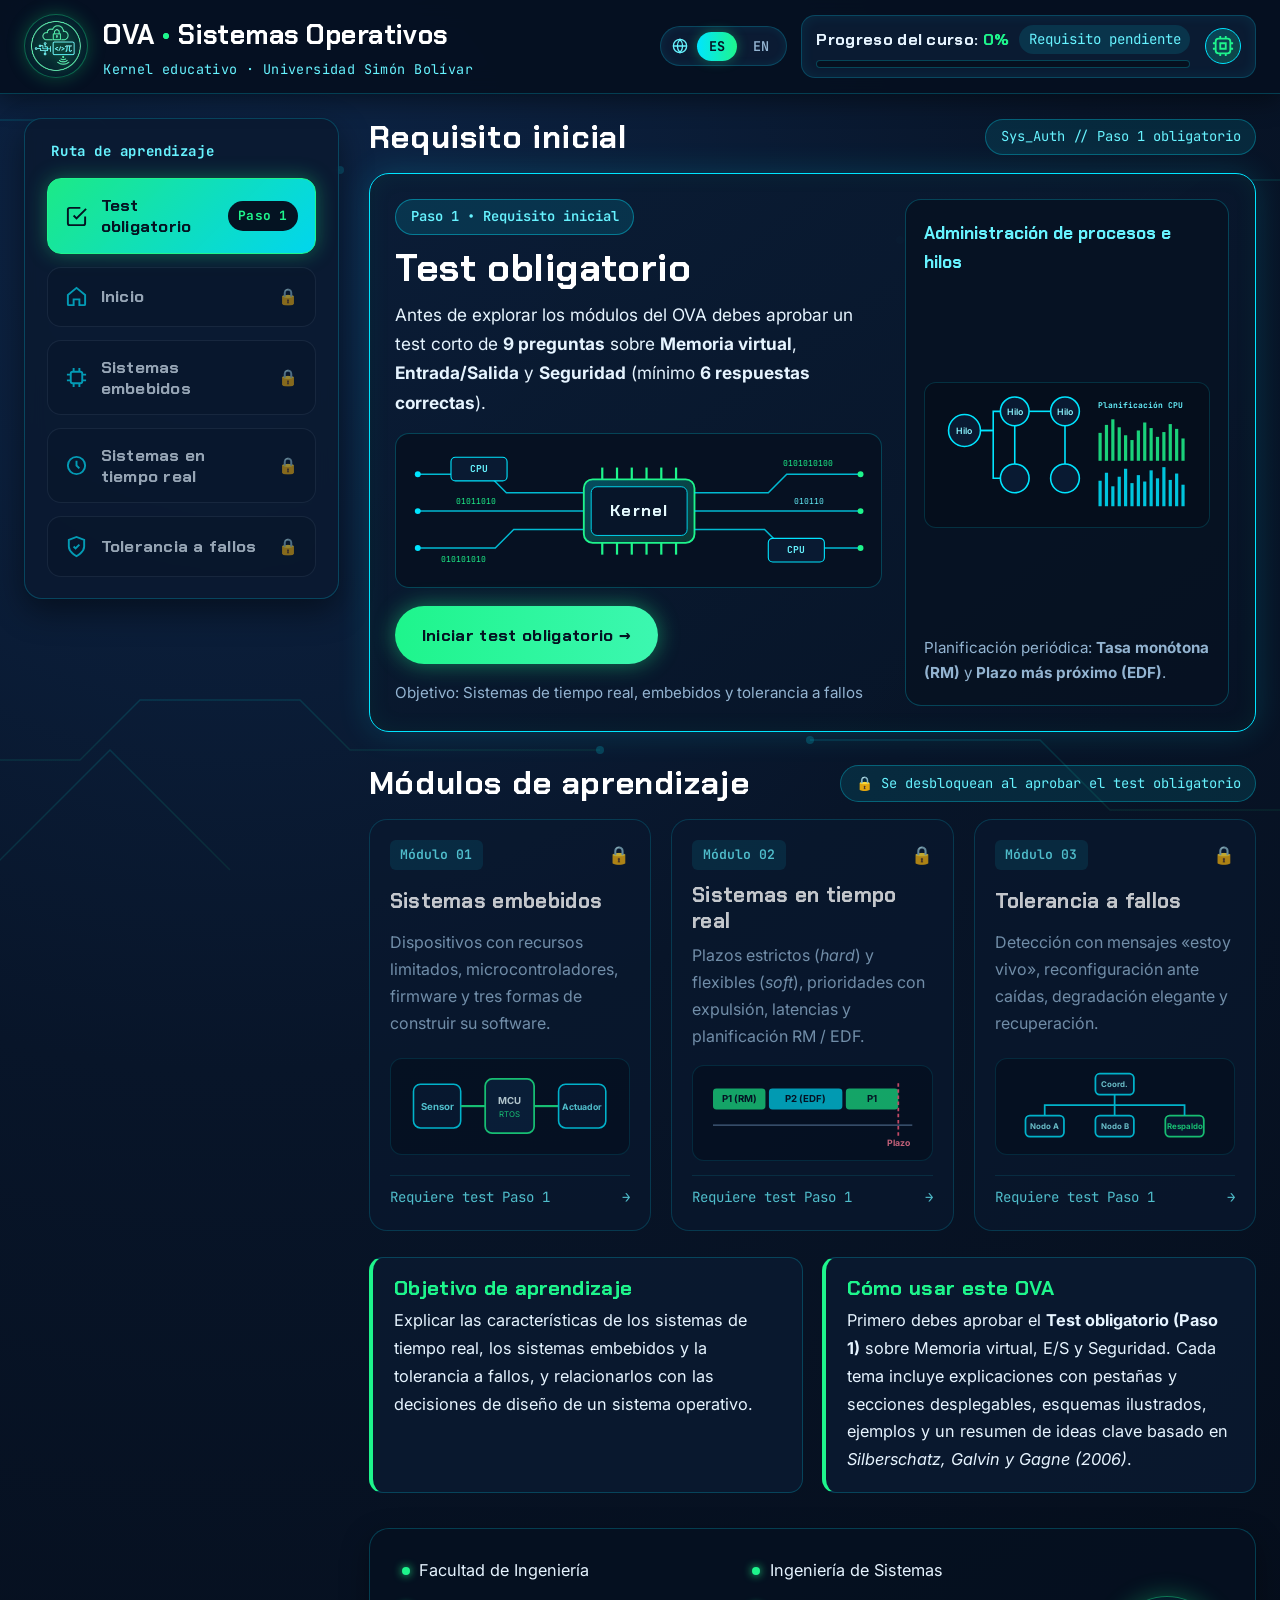
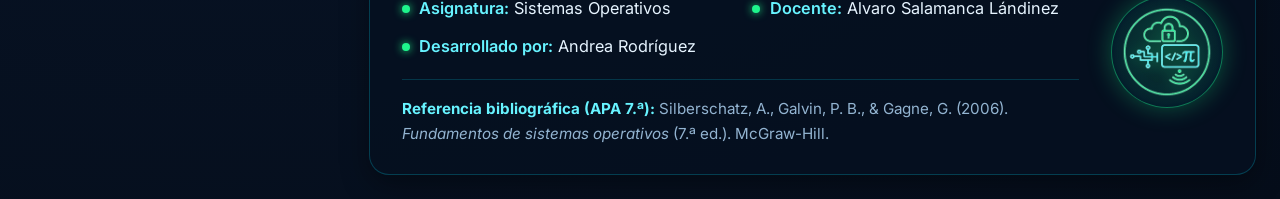
<file: temas/tema3/plataforma_unisimon_ovas_admin_jonatan/ovas/tema-4/index.html>
<!DOCTYPE html>
<html lang="es">
<head>
  <meta charset="utf-8">
  <meta name="viewport" content="width=device-width, initial-scale=1">
  <title>Inicio · Panel del Kernel | OVA Sistemas Operativos</title>
  <link rel="preconnect" href="https://fonts.googleapis.com">
  <link rel="preconnect" href="https://fonts.gstatic.com" crossorigin>
  <link href="https://fonts.googleapis.com/css2?family=Chakra+Petch:wght@600;700&family=Inter:wght@400;500;600;700&family=JetBrains+Mono:wght@400;600&display=swap" rel="stylesheet">
  <link rel="stylesheet" href="styles.css">
</head>
<body data-page="inicio" data-title-key="page_title_index">
  <div id="progreso" aria-hidden="true"></div>

  <!-- Fondo tecnológico tipo placa base / circuitos -->
  <div class="circuit-bg" aria-hidden="true">
    <svg viewBox="0 0 1440 900" preserveAspectRatio="xMidYMid slice">
      <defs>
        <linearGradient id="traceGrad" x1="0%" y1="0%" x2="100%" y2="100%">
          <stop offset="0%" stop-color="#00e5ff" stop-opacity="0.22"/>
          <stop offset="100%" stop-color="#1ef58c" stop-opacity="0.12"/>
        </linearGradient>
      </defs>
      <g stroke="url(#traceGrad)" stroke-width="1.5" fill="none">
        <path d="M0 120 H180 L230 170 H420"/>
        <path d="M0 760 H160 L220 700 H380 L430 750 H680"/>
        <path d="M1440 180 H1240 L1180 240 H980"/>
        <path d="M1440 810 H1190 L1120 740 H890"/>
        <path d="M60 880 L190 750 L310 870"/>
      </g>
      <g fill="#00e5ff" fill-opacity="0.28">
        <circle cx="420" cy="170" r="4"/>
        <circle cx="980" cy="240" r="4"/>
        <circle cx="680" cy="750" r="4"/>
        <circle cx="890" cy="740" r="4"/>
      </g>
    </svg>
  </div>

  <!-- Encabezado Superior -->
  <header class="topbar">
    <div class="topbar-inner">
      <a href="index.html" class="brand" aria-label="OVA Sistemas Operativos">
        <div class="logo-ring">
          <img src="logo-so.png" alt="Logo OVA Sistemas Operativos" class="brand-logo">
        </div>
        <div class="brand-text">
          <span class="brand-title" data-i18n-html="brand_title">OVA <span class="brand-dot">•</span> Sistemas Operativos</span>
          <span class="brand-sub" data-i18n="brand_sub">Kernel educativo · Universidad Simón Bolívar</span>
        </div>
      </a>

      <div class="topbar-controls">
        <!-- Selector de Idioma Español / Inglés -->
        <div class="lang-switch" role="group" aria-label="Selector de idioma / Language selector">
          <span class="lang-icon" aria-hidden="true">
            <svg viewBox="0 0 24 24" width="16" height="16" fill="none" stroke="currentColor" stroke-width="2">
              <circle cx="12" cy="12" r="10"/>
              <path d="M2 12h20M12 2a15.3 15.3 0 0 1 4 10 15.3 15.3 0 0 1-4 10 15.3 15.3 0 0 1-4-10 15.3 15.3 0 0 1 4-10z"/>
            </svg>
          </span>
          <button type="button" class="lang-btn" data-lang="es" aria-pressed="true" title="Español">ES</button>
          <button type="button" class="lang-btn" data-lang="en" aria-pressed="false" title="English">EN</button>
        </div>

        <div class="progress-widget" aria-label="Progreso del curso">
          <div class="progress-info">
            <div class="progress-label-row">
              <span class="progress-label"><span data-i18n="progress_label">Progreso del curso:</span> <strong id="course-pct">0%</strong></span>
              <span class="progress-status" id="course-state-label">Requisito pendiente</span>
            </div>
            <div class="progress-track">
              <div class="progress-fill" id="course-bar" style="width: 0%;"></div>
            </div>
          </div>
          <div class="user-chip" data-i18n-title="session_chip_title" title="Estado de sesión del estudiante">
            <svg viewBox="0 0 24 24" width="22" height="22" fill="none" stroke="currentColor" stroke-width="2">
              <rect x="4" y="4" width="16" height="16" rx="3"/>
              <path d="M9 9h6v6H9z"/>
              <path d="M9 1v3M15 1v3M9 20v3M15 20v3M1 9h3M1 15h3M20 9h3M20 15h3"/>
            </svg>
          </div>
        </div>
      </div>
    </div>
  </header>

  <!-- Contenedor Principal con Barra Lateral Prioritaria -->
  <div class="app-shell">
    <aside class="sidebar" aria-label="Navegación principal del OVA">
      <div class="sidebar-section-label" data-i18n="nav_section">Ruta de aprendizaje</div>
      <nav class="side-nav">
        <!-- Paso 1: Test obligatorio siempre primero -->
        <a href="evaluacion.html" class="nav-item nav-test" id="nav-test">
          <span class="nav-icon">
            <svg viewBox="0 0 24 24" width="23" height="23" fill="none" stroke="currentColor" stroke-width="2">
              <path d="M9 11l3 3L22 4"/>
              <path d="M21 12v7a2 2 0 0 1-2 2H5a2 2 0 0 1-2-2V5a2 2 0 0 1 2-2h11"/>
            </svg>
          </span>
          <span class="nav-label" data-i18n="nav_test">Test obligatorio</span>
          <span class="step-badge" id="test-badge">Paso 1</span>
        </a>

        <a href="index.html" class="nav-item nav-lockable active" data-requires-test="true" data-target="index.html">
          <span class="nav-icon">
            <svg viewBox="0 0 24 24" width="23" height="23" fill="none" stroke="currentColor" stroke-width="2">
              <path d="M3 10.5L12 3l9 7.5V20a1 1 0 0 1-1 1h-5v-6H9v6H4a1 1 0 0 1-1-1v-9.5z"/>
            </svg>
          </span>
          <span class="nav-label" data-i18n="nav_home">Inicio</span>
          <span class="lock-icon" aria-hidden="true">🔒</span>
        </a>

        <a href="embebidos.html" class="nav-item nav-lockable" data-requires-test="true" data-target="embebidos.html">
          <span class="nav-icon">
            <svg viewBox="0 0 24 24" width="23" height="23" fill="none" stroke="currentColor" stroke-width="2">
              <rect x="6" y="6" width="12" height="12" rx="2"/>
              <path d="M9 2v4M15 2v4M9 18v4M15 18v4M2 9h4M2 15h4M18 9h4M18 15h4"/>
            </svg>
          </span>
          <span class="nav-label" data-i18n="nav_emb">Sistemas embebidos</span>
          <span class="lock-icon" aria-hidden="true">🔒</span>
        </a>

        <a href="tiempo-real.html" class="nav-item nav-lockable" data-requires-test="true" data-target="tiempo-real.html">
          <span class="nav-icon">
            <svg viewBox="0 0 24 24" width="23" height="23" fill="none" stroke="currentColor" stroke-width="2">
              <circle cx="12" cy="12" r="9"/>
              <path d="M12 7v5l3 3"/>
            </svg>
          </span>
          <span class="nav-label" data-i18n="nav_rt">Sistemas en tiempo real</span>
          <span class="lock-icon" aria-hidden="true">🔒</span>
        </a>

        <a href="tolerancia.html" class="nav-item nav-lockable" data-requires-test="true" data-target="tolerancia.html">
          <span class="nav-icon">
            <svg viewBox="0 0 24 24" width="23" height="23" fill="none" stroke="currentColor" stroke-width="2">
              <path d="M12 22s8-4 8-10V5l-8-3-8 3v7c0 6 8 10 8 10z"/>
              <path d="M9 12l2 2 4-4"/>
            </svg>
          </span>
          <span class="nav-label" data-i18n="nav_ft">Tolerancia a fallos</span>
          <span class="lock-icon" aria-hidden="true">🔒</span>
        </a>
      </nav>

    </aside>
    <div class="main-area">
      <main class="dashboard-main">
        <div class="section-header-row">
          <h1 class="section-heading" id="hero-section-title" data-i18n="idx_sec_req">Requisito inicial</h1>
          <span class="kernel-tag" data-i18n="idx_sys_tag">Sys_Auth // Paso 1 obligatorio</span>
        </div>

        <!-- Tarjeta Hero: Test obligatorio (Paso 1) -->
        <section class="hero-card" id="hero-test-card" aria-labelledby="hero-title">
          <div class="hero-content">
            <div class="hero-pill" id="hero-pill">Paso 1 • Requisito inicial</div>
            <h2 class="hero-title" id="hero-title">Test obligatorio</h2>
            <p class="hero-desc" id="hero-desc">
              Antes de explorar los módulos del OVA debes aprobar un test corto de <strong>9 preguntas</strong> sobre
              <strong>Memoria virtual</strong>, <strong>Entrada/Salida</strong> y <strong>Seguridad</strong>
              (mínimo <strong>6 respuestas correctas</strong>).
            </p>

            <!-- Diagrama Técnico Kernel / CPU / Circuitos -->
            <div class="kernel-schematic" aria-hidden="true">
              <svg viewBox="0 0 640 190" class="schematic-svg">
                <defs>
                  <linearGradient id="chipGlow" x1="0%" y1="0%" x2="100%" y2="100%">
                    <stop offset="0%" stop-color="#00e5ff" stop-opacity="0.28"/>
                    <stop offset="100%" stop-color="#1ef58c" stop-opacity="0.18"/>
                  </linearGradient>
                </defs>
                <g stroke="#00e5ff" stroke-width="2" fill="none" opacity="0.8">
                  <path d="M20 45 H115 L140 70 H245"/>
                  <path d="M20 95 H245"/>
                  <path d="M20 145 H125 L150 120 H245"/>
                </g>
                <g fill="#00e5ff">
                  <circle cx="20" cy="45" r="4"/><circle cx="20" cy="95" r="4"/><circle cx="20" cy="145" r="4"/>
                </g>
                <rect x="65" y="22" width="76" height="32" rx="6" fill="#091a32" stroke="#00e5ff" stroke-width="1.5"/>
                <text x="103" y="42" text-anchor="middle" fill="#67f3ff" font-family="JetBrains Mono, monospace" font-size="13" font-weight="700">CPU</text>
                <text x="72" y="86" fill="#1ef58c" font-family="JetBrains Mono, monospace" font-size="11">01011010</text>
                <text x="52" y="164" fill="#1ef58c" font-family="JetBrains Mono, monospace" font-size="11">010101010</text>

                <g stroke="#1ef58c" stroke-width="3">
                  <line x1="270" y1="36" x2="270" y2="52"/><line x1="290" y1="36" x2="290" y2="52"/>
                  <line x1="310" y1="36" x2="310" y2="52"/><line x1="330" y1="36" x2="330" y2="52"/>
                  <line x1="350" y1="36" x2="350" y2="52"/><line x1="370" y1="36" x2="370" y2="52"/>
                  <line x1="270" y1="138" x2="270" y2="154"/><line x1="290" y1="138" x2="290" y2="154"/>
                  <line x1="310" y1="138" x2="310" y2="154"/><line x1="330" y1="138" x2="330" y2="154"/>
                  <line x1="350" y1="138" x2="350" y2="154"/><line x1="370" y1="138" x2="370" y2="154"/>
                </g>

                <rect x="245" y="52" width="150" height="86" rx="12" fill="url(#chipGlow)" stroke="#1ef58c" stroke-width="2.5"/>
                <rect x="255" y="62" width="130" height="66" rx="8" fill="#071529" stroke="#00e5ff" stroke-width="1.2"/>
                <text x="320" y="101" text-anchor="middle" fill="#e6fbff" font-family="Chakra Petch, sans-serif" font-size="22" font-weight="700" letter-spacing="1.5">Kernel</text>

                <g stroke="#00e5ff" stroke-width="2" fill="none" opacity="0.8">
                  <path d="M395 70 H495 L520 45 H620"/>
                  <path d="M395 95 H620"/>
                  <path d="M395 120 H490 L515 145 H620"/>
                </g>
                <g fill="#1ef58c">
                  <circle cx="620" cy="45" r="4"/><circle cx="620" cy="95" r="4"/><circle cx="620" cy="145" r="4"/>
                </g>
                <text x="515" y="34" fill="#1ef58c" font-family="JetBrains Mono, monospace" font-size="11">0101010100</text>
                <text x="530" y="86" fill="#67f3ff" font-family="JetBrains Mono, monospace" font-size="11">010110</text>
                <rect x="495" y="132" width="76" height="32" rx="6" fill="#091a32" stroke="#00e5ff" stroke-width="1.5"/>
                <text x="533" y="152" text-anchor="middle" fill="#67f3ff" font-family="JetBrains Mono, monospace" font-size="13" font-weight="700">CPU</text>
              </svg>
            </div>

            <div class="hero-actions">
              <a href="evaluacion.html" class="btn-neon btn-hero" id="hero-cta-btn">Iniciar test obligatorio →</a>
              <div class="hero-meta">
                <span data-i18n="idx_hero_meta">Objetivo: Sistemas de tiempo real, embebidos y tolerancia a fallos</span>
              </div>
            </div>
          </div>

          <!-- Tarjeta lateral derecha: Administración de procesos e hilos -->
          <div class="hero-side-panel">
            <div class="panel-mini-title" data-i18n="idx_side_title">Administración de procesos e hilos</div>
            <div class="threads-visual" aria-hidden="true">
              <svg viewBox="0 0 340 165" class="mini-svg">
                <g stroke="#00e5ff" stroke-width="2" fill="none">
                  <circle cx="42" cy="52" r="20" fill="#091a32"/>
                  <circle cx="105" cy="28" r="18" fill="#091a32"/>
                  <circle cx="168" cy="28" r="18" fill="#091a32"/>
                  <circle cx="105" cy="112" r="18" fill="#091a32"/>
                  <circle cx="168" cy="112" r="18" fill="#091a32"/>
                  <path d="M62 52 H78 V28 H87"/>
                  <path d="M123 28 H150"/>
                  <path d="M62 52 H78 V112 H87"/>
                  <path d="M105 46 V94"/>
                  <path d="M168 46 V94"/>
                </g>
                <g fill="#8bf5ff" font-family="Inter, sans-serif" font-size="11" font-weight="600" text-anchor="middle">
                  <text x="42" y="56" data-i18n="svg_thread">Hilo</text>
                  <text x="105" y="32" data-i18n="svg_thread">Hilo</text>
                  <text x="168" y="32" data-i18n="svg_thread">Hilo</text>
                </g>
                <text x="210" y="24" fill="#67f3ff" font-family="JetBrains Mono, monospace" font-size="10" font-weight="700" data-i18n="svg_cpu_sched">Planificación CPU</text>
                <g fill="#1ef58c" opacity="0.85">
                  <rect x="210" y="55" width="4" height="35"/><rect x="218" y="45" width="4" height="45"/>
                  <rect x="226" y="38" width="4" height="52"/><rect x="234" y="48" width="4" height="42"/>
                  <rect x="242" y="58" width="4" height="32"/><rect x="250" y="64" width="4" height="26"/>
                  <rect x="258" y="52" width="4" height="38"/><rect x="266" y="42" width="4" height="48"/>
                  <rect x="274" y="49" width="4" height="41"/><rect x="282" y="60" width="4" height="30"/>
                  <rect x="290" y="54" width="4" height="36"/><rect x="298" y="44" width="4" height="46"/>
                  <rect x="306" y="50" width="4" height="40"/><rect x="314" y="62" width="4" height="28"/>
                </g>
                <g fill="#00e5ff" opacity="0.85">
                  <rect x="210" y="115" width="4" height="32"/><rect x="218" y="105" width="4" height="42"/>
                  <rect x="226" y="122" width="4" height="25"/><rect x="234" y="110" width="4" height="37"/>
                  <rect x="242" y="100" width="4" height="47"/><rect x="250" y="118" width="4" height="29"/>
                  <rect x="258" y="108" width="4" height="39"/><rect x="266" y="116" width="4" height="31"/>
                  <rect x="274" y="102" width="4" height="45"/><rect x="282" y="112" width="4" height="35"/>
                  <rect x="290" y="98" width="4" height="49"/><rect x="298" y="114" width="4" height="33"/>
                  <rect x="306" y="106" width="4" height="41"/><rect x="314" y="120" width="4" height="27"/>
                </g>
              </svg>
            </div>
            <div class="panel-mini-caption" data-i18n-html="idx_side_cap">
              Planificación periódica: <strong>Tasa monótona (RM)</strong> y <strong>Plazo más próximo (EDF)</strong>.
            </div>
          </div>
        </section>

        <!-- Sección Módulos de aprendizaje -->
        <div class="section-header-row" style="margin-top: 2rem;">
          <h2 class="section-heading" data-i18n="idx_sec_mods">Módulos de aprendizaje</h2>
          <span class="modules-lock-status" id="modules-lock-banner">🔒 Se desbloquean al aprobar el test obligatorio</span>
        </div>

        <section class="modules-grid" aria-label="Módulos del OVA">
          <!-- Módulo 1: Sistemas embebidos -->
          <a href="embebidos.html" class="module-card lockable-card" data-requires-test="true" data-target="embebidos.html">
            <div class="module-card-top">
              <span class="module-tag" data-i18n="mod_tag_1">Módulo 01</span>
              <span class="module-padlock">🔒</span>
            </div>
            <h3 data-i18n="mod1_title">Sistemas embebidos</h3>
            <p data-i18n="mod1_desc">Dispositivos con recursos limitados, microcontroladores, firmware y tres formas de construir su software.</p>
            <div class="module-graphic" aria-hidden="true">
              <svg viewBox="0 0 260 95" class="card-svg">
                <rect x="20" y="22" width="54" height="50" rx="8" fill="#091a32" stroke="#00e5ff" stroke-width="1.8"/>
                <text x="47" y="51" text-anchor="middle" fill="#67f3ff" font-size="11" font-weight="700" data-i18n="svg_sensor">Sensor</text>
                <path d="M74 47 H102" stroke="#1ef58c" stroke-width="2.5"/>
                <rect x="102" y="16" width="56" height="62" rx="8" fill="#0b223d" stroke="#1ef58c" stroke-width="2"/>
                <text x="130" y="45" text-anchor="middle" fill="#e6fbff" font-size="11" font-weight="700">MCU</text>
                <text x="130" y="60" text-anchor="middle" fill="#1ef58c" font-size="9">RTOS</text>
                <path d="M158 47 H186" stroke="#1ef58c" stroke-width="2.5"/>
                <rect x="186" y="22" width="54" height="50" rx="8" fill="#091a32" stroke="#00e5ff" stroke-width="1.8"/>
                <text x="213" y="51" text-anchor="middle" fill="#67f3ff" font-size="10" font-weight="700" data-i18n="svg_actuator">Actuador</text>
              </svg>
            </div>
            <div class="module-footer">
              <span class="module-action-text">Requiere test Paso 1</span>
              <span class="arrow">→</span>
            </div>
          </a>

          <!-- Módulo 2: Sistemas en tiempo real -->
          <a href="tiempo-real.html" class="module-card lockable-card" data-requires-test="true" data-target="tiempo-real.html">
            <div class="module-card-top">
              <span class="module-tag" data-i18n="mod_tag_2">Módulo 02</span>
              <span class="module-padlock">🔒</span>
            </div>
            <h3 data-i18n="mod2_title">Sistemas en tiempo real</h3>
            <p data-i18n-html="mod2_desc">Plazos estrictos (<em>hard</em>) y flexibles (<em>soft</em>), prioridades con expulsión, latencias y planificación RM / EDF.</p>
            <div class="module-graphic" aria-hidden="true">
              <svg viewBox="0 0 260 95" class="card-svg">
                <rect x="16" y="20" width="60" height="24" rx="4" fill="#1ef58c" fill-opacity="0.85"/>
                <text x="46" y="36" text-anchor="middle" fill="#051324" font-size="11" font-weight="700">P1 (RM)</text>
                <rect x="80" y="20" width="84" height="24" rx="4" fill="#00e5ff" fill-opacity="0.85"/>
                <text x="122" y="36" text-anchor="middle" fill="#051324" font-size="11" font-weight="700">P2 (EDF)</text>
                <rect x="168" y="20" width="60" height="24" rx="4" fill="#1ef58c" fill-opacity="0.85"/>
                <text x="198" y="36" text-anchor="middle" fill="#051324" font-size="11" font-weight="700">P1</text>
                <line x1="16" y1="62" x2="244" y2="62" stroke="#5b7a9d" stroke-width="1.5"/>
                <line x1="228" y1="14" x2="228" y2="74" stroke="#ff5c7c" stroke-width="2" stroke-dasharray="4 3"/>
                <text x="228" y="86" text-anchor="middle" fill="#ff7a95" font-size="10" font-weight="700" data-i18n="svg_deadline">Plazo</text>
              </svg>
            </div>
            <div class="module-footer">
              <span class="module-action-text">Requiere test Paso 1</span>
              <span class="arrow">→</span>
            </div>
          </a>

          <!-- Módulo 3: Tolerancia a fallos -->
          <a href="tolerancia.html" class="module-card lockable-card" data-requires-test="true" data-target="tolerancia.html">
            <div class="module-card-top">
              <span class="module-tag" data-i18n="mod_tag_3">Módulo 03</span>
              <span class="module-padlock">🔒</span>
            </div>
            <h3 data-i18n="mod3_title">Tolerancia a fallos</h3>
            <p data-i18n="mod3_desc">Detección con mensajes «estoy vivo», reconfiguración ante caídas, degradación elegante y recuperación.</p>
            <div class="module-graphic" aria-hidden="true">
              <svg viewBox="0 0 260 95" class="card-svg">
                <g stroke="#00e5ff" stroke-width="2" fill="none">
                  <rect x="108" y="10" width="44" height="24" rx="5" fill="#091a32"/>
                  <rect x="28" y="58" width="44" height="24" rx="5" fill="#091a32"/>
                  <rect x="108" y="58" width="44" height="24" rx="5" fill="#091a32"/>
                  <rect x="188" y="58" width="44" height="24" rx="5" fill="#091a32" stroke="#1ef58c"/>
                  <path d="M130 34 V46 H50 V58 M130 46 V58 M130 46 H210 V58"/>
                </g>
                <g fill="#8bf5ff" font-size="9" font-weight="700" text-anchor="middle">
                  <text x="130" y="25" data-i18n="svg_coord">Coord.</text>
                  <text x="50" y="73" data-i18n="svg_node_a">Nodo A</text>
                  <text x="130" y="73" data-i18n="svg_node_b">Nodo B</text>
                  <text x="210" y="73" fill="#1ef58c" data-i18n="svg_backup">Respaldo</text>
                </g>
              </svg>
            </div>
            <div class="module-footer">
              <span class="module-action-text">Requiere test Paso 1</span>
              <span class="arrow">→</span>
            </div>
          </a>

        </section>

        <!-- Objetivo de aprendizaje y guía de uso -->
        <section class="obj-banner">
          <div class="obj-block">
            <h3 data-i18n="obj_learn_title">Objetivo de aprendizaje</h3>
            <p data-i18n="obj_learn_desc">Explicar las características de los sistemas de tiempo real, los sistemas embebidos y la tolerancia a fallos, y relacionarlos con las decisiones de diseño de un sistema operativo.</p>
          </div>
          <div class="obj-block">
            <h3 data-i18n="obj_use_title">Cómo usar este OVA</h3>
            <p data-i18n-html="obj_use_desc">Primero debes aprobar el <strong>Test obligatorio (Paso 1)</strong> sobre Memoria virtual, E/S y Seguridad. Cada tema incluye explicaciones con pestañas y secciones desplegables, esquemas ilustrados, ejemplos y un resumen de ideas clave basado en <em>Silberschatz, Galvin y Gagne (2006)</em>.</p>
          </div>
        </section>
      </main>

      <footer class="site-footer">
        <div class="footer-grid">
          <div class="footer-details">
            <div class="footer-academic-list">
              <div class="footer-item"><span class="footer-dot"></span><span data-i18n="ft_faculty">Facultad de Ingeniería</span></div>
              <div class="footer-item"><span class="footer-dot"></span><span data-i18n="ft_program">Ingeniería de Sistemas</span></div>
              <div class="footer-item"><span class="footer-dot"></span><span data-i18n-html="ft_course"><strong>Asignatura:</strong> Sistemas Operativos</span></div>
              <div class="footer-item"><span class="footer-dot"></span><span data-i18n-html="ft_teacher"><strong>Docente:</strong> Alvaro Salamanca Lándinez</span></div>
              <div class="footer-item"><span class="footer-dot"></span><span data-i18n-html="ft_author"><strong>Desarrollado por:</strong> Andrea Rodríguez</span></div>
            </div>
            <div class="footer-ref" data-i18n-html="ft_ref">
              <strong>Referencia bibliográfica (APA 7.ª):</strong> Silberschatz, A., Galvin, P. B., &amp; Gagne, G. (2006). <em>Fundamentos de sistemas operativos</em> (7.ª ed.). McGraw-Hill.
            </div>
          </div>
          <div class="footer-brand">
            <div class="footer-logo-ring">
              <img src="logo-so.png" alt="Logo OVA Sistemas Operativos" class="footer-so-logo">
            </div>
          </div>
        </div>
      </footer>
    </div>
  </div>

  <!-- Modal / Toast de Bloqueo del Kernel -->
  <div class="gate-modal" id="gate-modal" hidden role="dialog" aria-modal="true" aria-labelledby="gate-modal-title">
    <div class="gate-modal-card">
      <div class="gate-modal-badge" data-i18n="modal_badge">🔒 Acceso restringido por el kernel</div>
      <h3 id="gate-modal-title" data-i18n="modal_title">Completa primero el test obligatorio</h3>
      <p data-i18n-html="modal_body">Para ingresar a <strong id="gate-target-name">este módulo</strong>, primero debes aprobar el <strong>Test obligatorio (Paso 1)</strong> sobre Memoria virtual, Entrada/Salida y Seguridad (mínimo 6 de 9 respuestas correctas).</p>
      <div class="gate-modal-actions">
        <a href="evaluacion.html" class="btn-neon" data-i18n="modal_cta">Iniciar test obligatorio →</a>
        <button type="button" class="btn-ghost" id="close-gate-modal" data-i18n="modal_close">Cerrar</button>
      </div>
    </div>
  </div>

  <script src="main.js"></script>
</body>
</html>
</file>
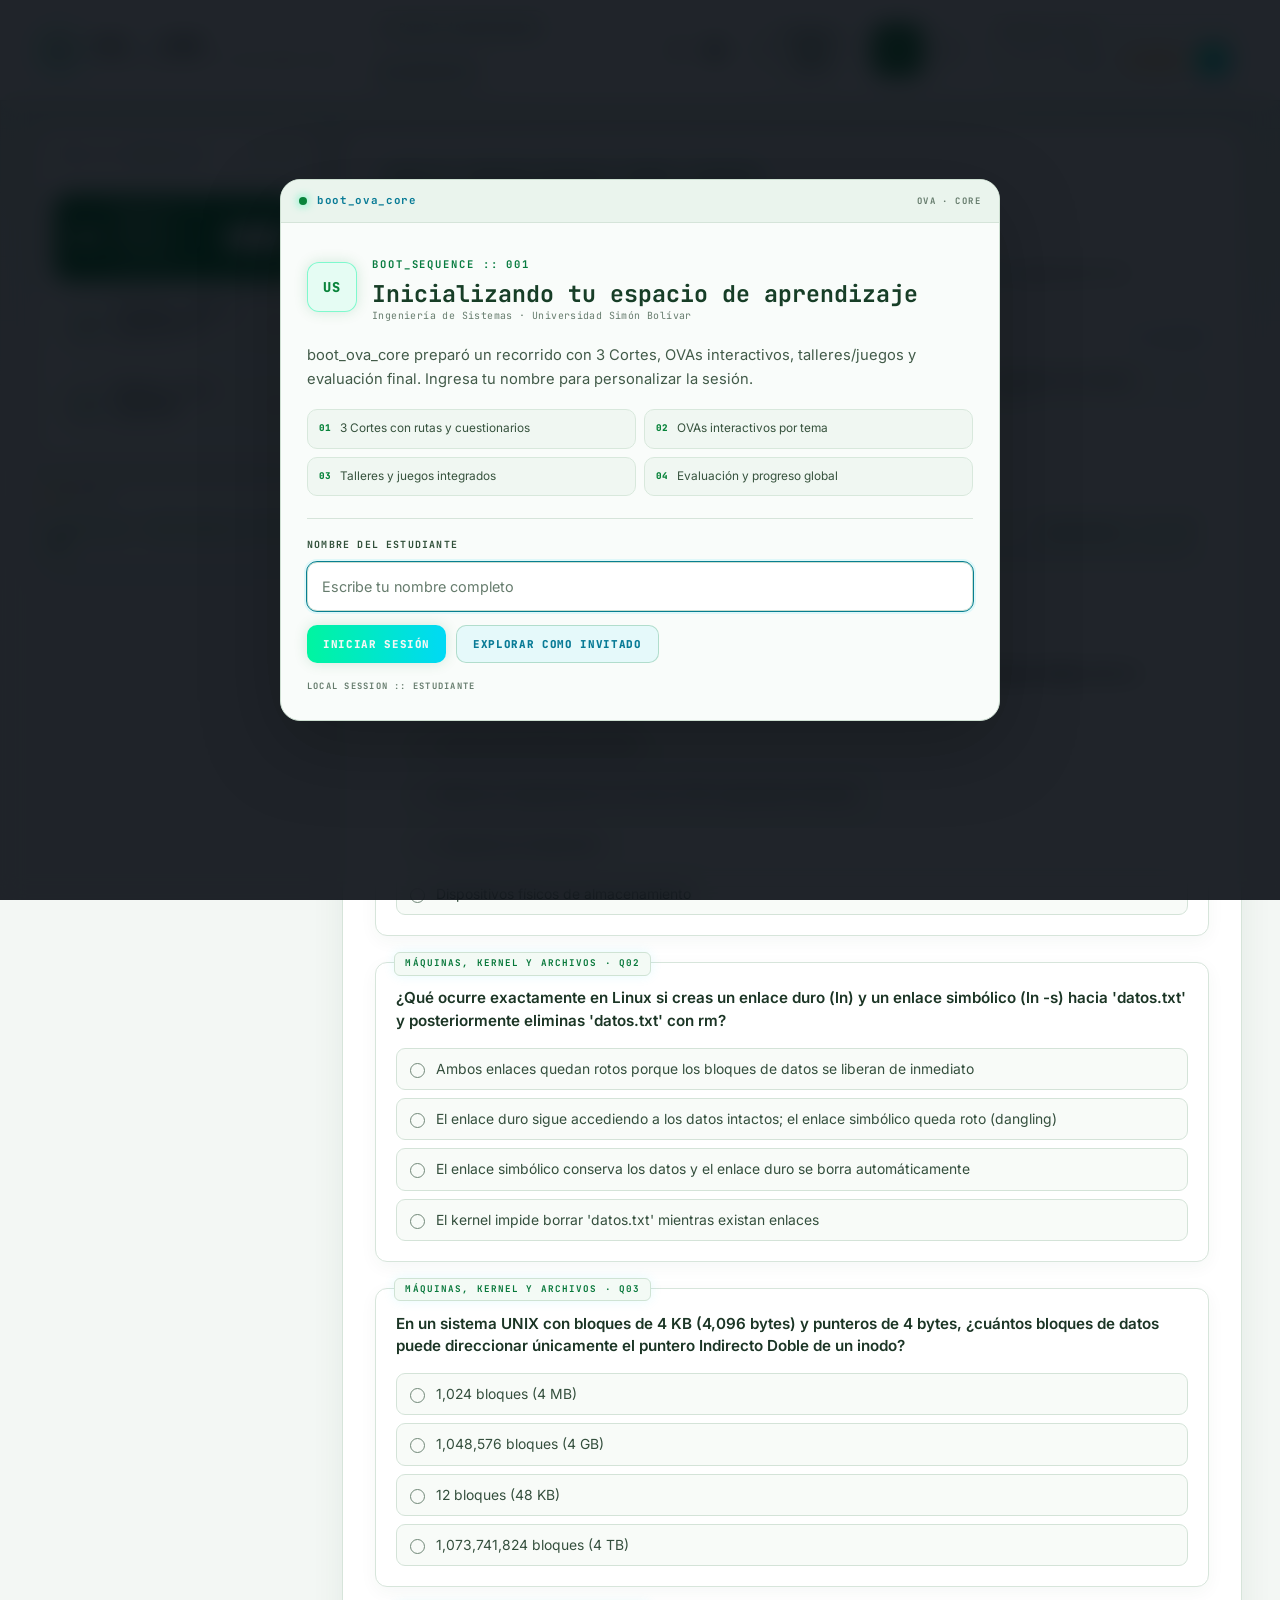
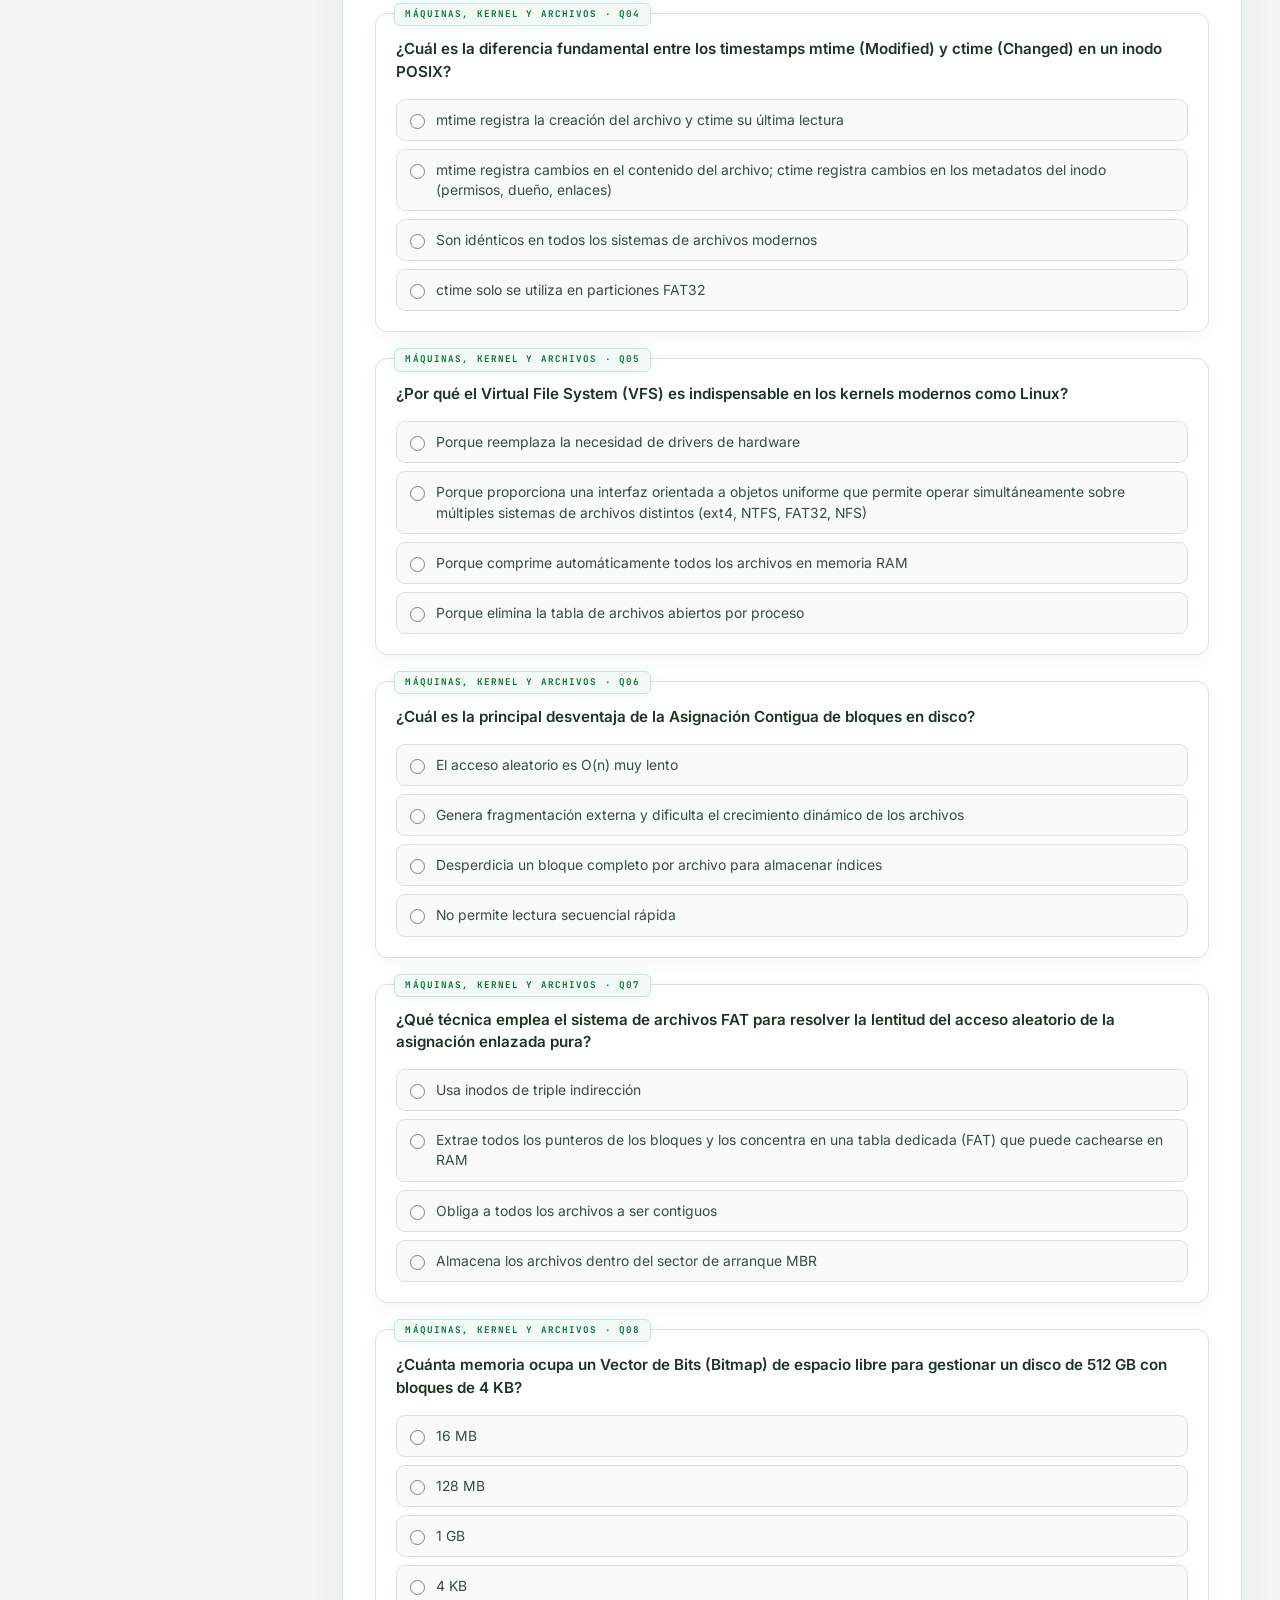
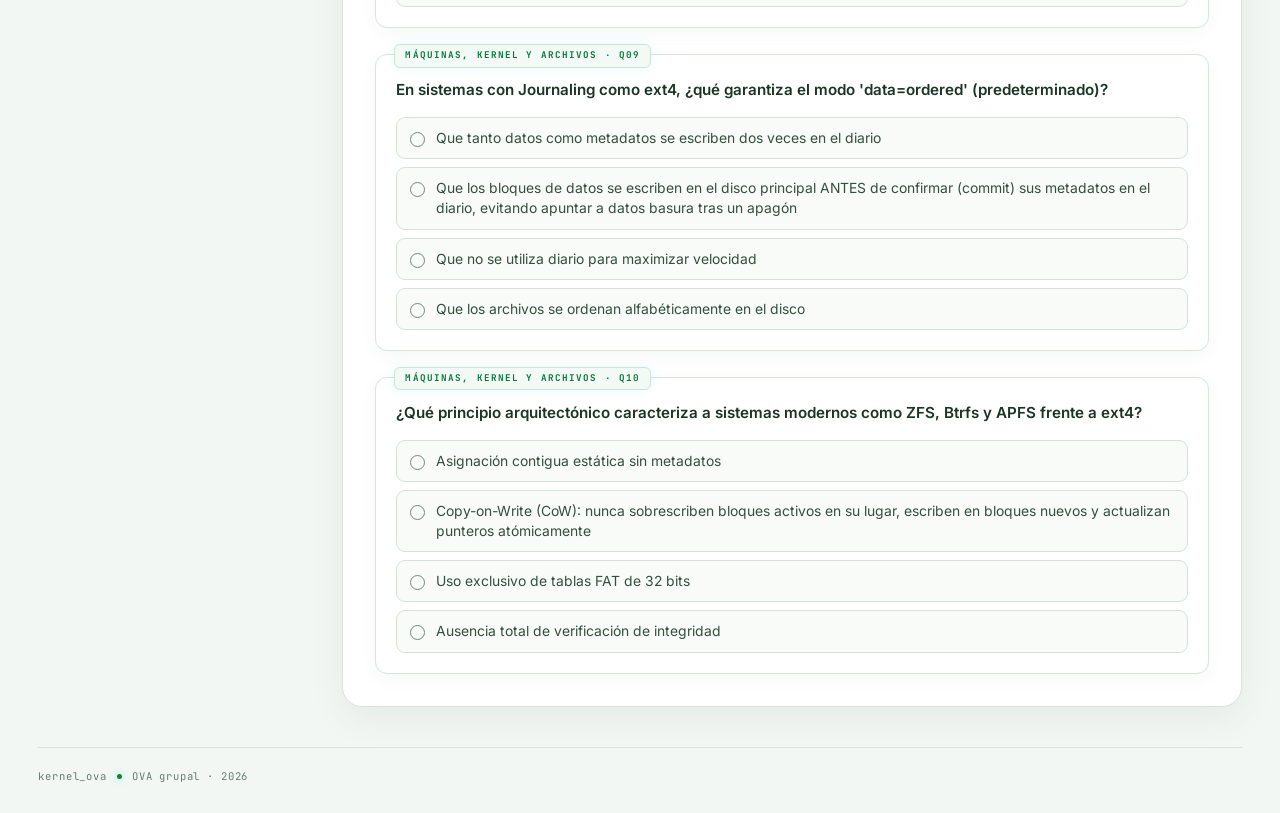
<file: aula.html>
<!DOCTYPE html>
<html lang="es">
<head>
  <meta charset="UTF-8">
  <meta name="viewport" content="width=device-width, initial-scale=1.0">
  <title>OVA · CORE — Corte 01: Máquinas, kernel y archivos</title>
  <link rel="preconnect" href="https://fonts.googleapis.com">
  <link rel="preconnect" href="https://fonts.gstatic.com" crossorigin>
  <link href="https://fonts.googleapis.com/css2?family=Inter:wght@400;500;600;700&family=JetBrains+Mono:wght@400;500;700;800&display=swap" rel="stylesheet">
  <link rel="stylesheet" href="css/estilos.css?v=0.8">
</head>
<body>

  <header class="navbar">
    <div class="navbar__inner">
      <a class="marca" href="#" id="marca">
        <span class="marca__icono">
          <span class="marca__icono-inner">
            <svg viewBox="0 0 24 24" fill="none" stroke="currentColor" stroke-width="1.6" stroke-linecap="round" stroke-linejoin="round" aria-hidden="true">
              <rect x="7" y="7" width="10" height="10" rx="2"/>
              <rect x="10" y="10" width="4" height="4" rx="1"/>
              <path d="M9 3v4M15 3v4M9 17v4M15 17v4M3 9h4M3 15h4M17 9h4M17 15h4"/>
            </svg>
          </span>
        </span>
        <span class="marca__texto">
          <strong>OVA <span class="marca__punto">•</span> CORE</strong>
          <small data-i18n="brandSubtitle">kernel_learning // universidad simón bolívar</small>
        </span>
      </a>

      <div class="nav-quick-links" style="display:flex;gap:8px;align-items:center;flex-wrap:wrap">
        <a class="volver-portal" href="index.html" aria-label="Volver al portal institucional">
          <span aria-hidden="true">←</span> Portal institucional
        </a>
        <a class="volver-portal" href="laboratorio/index.html" aria-label="Abrir Laboratorio de simuladores">
          <span aria-hidden="true">⌘</span> Laboratorio
        </a>
      </div>

      <div class="social-quick-links" aria-label="Redes sociales de Ingeniería de Sistemas">
        <a href="https://www.facebook.com/IngSistemasUnisimon" target="_blank" rel="noopener noreferrer" aria-label="Facebook de Ingeniería de Sistemas Unisimón" title="Facebook · Ingeniería de Sistemas Unisimón">
          <svg viewBox="0 0 24 24" aria-hidden="true"><path d="M13.5 21v-8h2.7l.4-3.1h-3.1v-2c0-.9.3-1.5 1.6-1.5h1.7V3.6c-.3 0-1.3-.1-2.4-.1-2.4 0-4.1 1.5-4.1 4.2v2.3H7.6V13h2.7v8h3.2Z"/></svg>
        </a>
        <a href="https://www.instagram.com/ingsistemasunisimon/" target="_blank" rel="noopener noreferrer" aria-label="Instagram de Ingeniería de Sistemas Unisimón" title="Instagram · Ingeniería de Sistemas Unisimón">
          <svg viewBox="0 0 24 24" aria-hidden="true"><rect x="3" y="3" width="18" height="18" rx="5"/><circle cx="12" cy="12" r="4"/><circle cx="17.5" cy="6.8" r="1"/></svg>
        </a>
      </div>

      <div class="navbar__acciones">
        <button class="estudiante" type="button" id="estudianteBoton" hidden>
          <span class="estudiante__etiqueta" data-i18n="estudianteLabel">ESTUDIANTE</span>
          <span class="estudiante__nombre" id="estudianteNombre"></span>
          <svg viewBox="0 0 24 24" fill="none" stroke="currentColor" stroke-width="1.8" stroke-linecap="round" stroke-linejoin="round" aria-hidden="true"><path d="M12 20h9"/><path d="M16.5 3.5a2.1 2.1 0 0 1 3 3L7 19l-4 1 1-4Z"/></svg>
        </button>

        <button class="tema-control" type="button" id="themeToggle" aria-label="Cambiar a modo oscuro" aria-pressed="false">
          <span class="tema-control__icono" aria-hidden="true">☾</span><span id="themeToggleLabel">Modo oscuro</span>
        </button>
        <div class="idioma" role="group" aria-label="Language / Idioma">
          <button class="idioma__opcion activo" type="button" data-lang="es" aria-pressed="true">ES</button>
          <button class="idioma__opcion" type="button" data-lang="en" aria-pressed="false">EN</button>
        </div>

        <div class="progreso-global">
          <span class="progreso-global__etiqueta" data-i18n="globalProgress">PROGRESO GLOBAL</span>
          <div class="progreso-global__fila">
            <div class="barra barra--mini">
              <span id="barraGlobal"></span>
            </div>
            <span class="progreso-global__pct" id="pctGlobal">0%</span>
            <span class="badge-estado" id="badgeGlobal" data-i18n="inProgress">EN CURSO</span>
            <button class="boton-circular" type="button" id="accionGlobal" aria-label="Ir a las preguntas">
              <svg viewBox="0 0 24 24" fill="none" stroke="currentColor" stroke-width="2.2" stroke-linecap="round" stroke-linejoin="round" aria-hidden="true"><path d="M5 12h14M13 6l6 6-6 6"/></svg>
            </button>
          </div>
        </div>
      </div>
    </div>
  </header>

  <main class="dashboard">

    <aside class="sidebar">
      <div class="panel ruta">
        <div class="ruta__cabecera">
          <span class="etiqueta-mono" data-i18n="learningPath">RUTA DE APRENDIZAJE</span>
          <span class="ruta__contador" id="rutaContador">01 / 03</span>
        </div>

        <nav class="ruta__lista" id="rutaLista" aria-label="Ruta de aprendizaje"></nav>
      </div>

      <div class="terminal">
        <div class="terminal__barra">
          <span class="terminal__punto"></span>
          <span class="terminal__nombre">stdout</span>
        </div>
          <p class="terminal__linea"><span id="terminalComando">$ kernel_init --module=maquinas_virtuales</span><span class="terminal__cursor"></span></p>
      </div>
    </aside>

    <section class="panel contenido">
      <span class="badge-paso" id="badgePaso">CORTE 01 · MÁQUINAS VIRTUALES · KERNEL · ARCHIVOS</span>

      <h1 class="contenido__titulo" id="tituloModulo">Máquinas, kernel y archivos</h1>

      <p class="contenido__desc" id="descripcion"></p>

      <div class="activos" id="activos"></div>

      <div class="caja-progreso">
        <div class="caja-progreso__fila">
          <span class="etiqueta-mono dim" data-i18n="moduleProgress">PROGRESO DEL MÓDULO</span>
          <span class="contador" id="contadorRespondidas">Respondidas: 0 de 10</span>
        </div>
        <div class="barra">
          <span id="barraModulo"></span>
        </div>
      </div>

      <hr class="divisor">

      <div class="preguntas" id="preguntas"></div>

    </section>

  </main>

  <footer class="pie">
    <span>kernel_ova</span>
    <span class="pie__punto"></span>
    <span>OVA grupal &middot; <span id="anio"></span></span>
  </footer>

  <section class="lector" id="lector" hidden role="dialog" aria-modal="true" aria-label="Lector de OVA">
    <div class="lector__caja">
      <div class="lector__barra">
        <div class="lector__info">
          <span class="etiqueta-mono dim" data-i18n="readerLabel">OVA :: LECTURA</span>
          <h2 id="lectorTitulo"></h2>
        </div>
        <button class="boton-cerrar" type="button" id="lectorCerrar">
          <span data-i18n="closeLabel">Cerrar</span>
          <svg viewBox="0 0 24 24" fill="none" stroke="currentColor" stroke-width="2.2" stroke-linecap="round" stroke-linejoin="round" aria-hidden="true"><path d="M6 6l12 12M18 6L6 18"/></svg>
        </button>
      </div>
      <iframe id="lectorFrame" class="lector__frame" title="Objeto Virtual de Aprendizaje" loading="lazy"></iframe>
    </div>
  </section>

  <section class="modal-sistema" id="bienvenida" hidden role="dialog" aria-modal="true" aria-labelledby="bienvenidaTitulo">
    <div class="modal-sistema__caja modal-sistema__caja--bienvenida">
      <div class="modal-sistema__barra">
        <span class="modal-sistema__punto"></span>
        <span class="modal-sistema__nombre">boot_ova_core</span>
        <span class="modal-sistema__prompt">OVA · CORE</span>
      </div>

      <div class="modal-sistema__cuerpo">
        <div class="bienvenida__marca">
          <span class="bienvenida__icono" aria-hidden="true">US</span>
          <div>
            <span class="etiqueta-mono cian">BOOT_SEQUENCE :: 001</span>
            <h2 id="bienvenidaTitulo" data-i18n="bienvenidaTitulo">Inicializando tu espacio de aprendizaje</h2>
            <p data-i18n="bienvenidaInstitucion">Ingeniería de Sistemas · Universidad Simón Bolívar</p>
          </div>
        </div>

        <p class="bienvenida__descripcion" data-i18n="bienvenidaDescripcion">boot_ova_core preparó un recorrido con 3 Cortes, OVAs interactivos, talleres/juegos y evaluación final. Ingresa tu nombre para personalizar la sesión.</p>

        <ul class="bienvenida__lista">
          <li><span>01</span><span data-i18n="bienvenidaCortes">3 Cortes con rutas y cuestionarios</span></li>
          <li><span>02</span><span data-i18n="bienvenidaOvas">OVAs interactivos por tema</span></li>
          <li><span>03</span><span data-i18n="bienvenidaTalleres">Talleres y juegos integrados</span></li>
          <li><span>04</span><span data-i18n="bienvenidaEvaluacion">Evaluación y progreso global</span></li>
        </ul>

        <form class="bienvenida__formulario" id="bienvenidaForm">
          <label for="estudianteInput" data-i18n="nombreEstudiante">Nombre del estudiante</label>
          <input type="text" id="estudianteInput" name="estudiante" autocomplete="name" maxlength="80" placeholder="Escribe tu nombre completo" required>
          <div class="bienvenida__acciones">
            <button class="boton-primario" type="submit" id="bienvenidaGuardar" data-i18n="iniciarSesion">Iniciar sesión</button>
            <button class="boton-secundario" type="button" id="invitadoBoton" data-i18n="explorarInvitado">Explorar como invitado</button>
          </div>
        </form>

        <p class="modal-sistema__nota">LOCAL SESSION :: <span data-i18n="estudianteLabel">ESTUDIANTE</span></p>
      </div>
    </div>
  </section>

  <section class="modal-sistema" id="resumen" hidden role="dialog" aria-modal="true" aria-labelledby="resumenTitulo">
    <div class="modal-sistema__caja modal-sistema__caja--resumen">
      <div class="modal-sistema__barra">
        <span class="modal-sistema__punto"></span>
        <span class="modal-sistema__nombre">kernel_report</span>
        <button class="modal-sistema__cerrar" type="button" id="resumenCerrar">
          <span data-i18n="closeLabel">Cerrar</span>
          <svg viewBox="0 0 24 24" fill="none" stroke="currentColor" stroke-width="2.2" stroke-linecap="round" stroke-linejoin="round" aria-hidden="true"><path d="M6 6l12 12M18 6L6 18"/></svg>
        </button>
      </div>

      <div class="modal-sistema__cuerpo">
        <span class="etiqueta-mono cian" data-i18n="resumenSubtitulo">kernel_report // desempeño por corte</span>
        <h2 id="resumenTitulo" data-i18n="resumenTitulo">Resumen global</h2>

        <div class="resumen__global">
          <div class="resumen__global-cabecera">
            <span class="etiqueta-mono dim" data-i18n="rendimientoGlobal">RENDIMIENTO GLOBAL</span>
            <strong id="resumenPct">0%</strong>
          </div>
          <div class="barra"><span id="resumenBarra"></span></div>
          <p id="resumenDetalle"></p>
        </div>

        <div class="resumen__cortes" id="resumenCortes"></div>

        <div class="resumen__acciones">
          <button class="boton-peligro" type="button" id="reiniciarProgreso" data-i18n="reiniciarProgreso">Reiniciar progreso</button>
        </div>
      </div>
    </div>
  </section>

  <script src="js/app.js?v=0.7"></script>
</body>
</html>
</file>
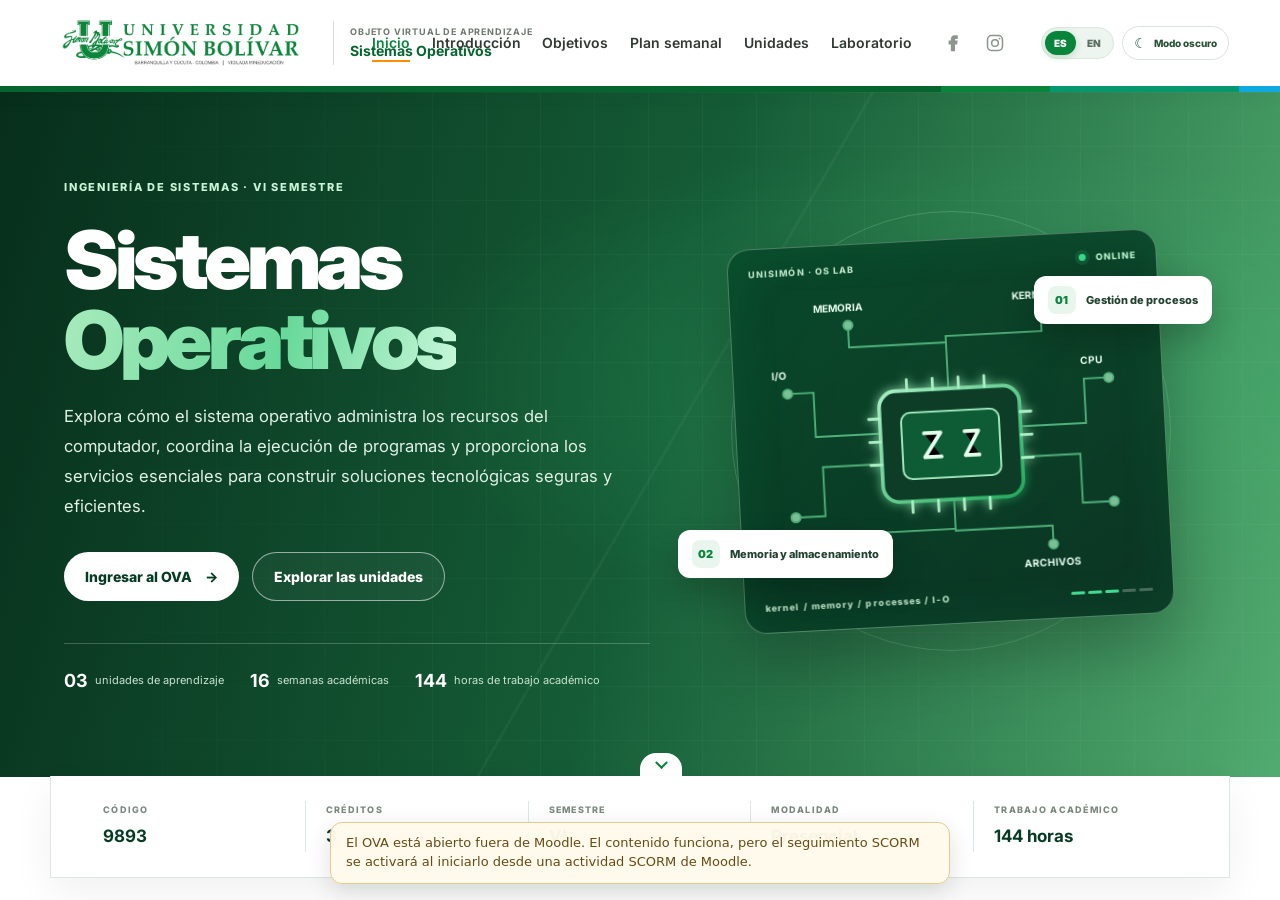
<file: scorm-launcher.html>
<!DOCTYPE html>
<html lang="es">
<head>
  <meta charset="UTF-8">
  <meta name="viewport" content="width=device-width, initial-scale=1.0">
  <meta name="theme-color" content="#09843B">
  <title>OVA · Sistemas Operativos — Universidad Simón Bolívar</title>
  <style>
    :root { color-scheme: light; }
    * { box-sizing: border-box; }
    html, body { width:100%; height:100%; margin:0; overflow:hidden; background:#f3f7f4; }
    #ova-content { display:block; width:100%; height:100%; border:0; background:#f3f7f4; }
    #scorm-notice {
      position:fixed; z-index:9999; left:16px; right:16px; bottom:16px;
      max-width:620px; margin:auto; padding:11px 15px;
      border:1px solid #e4c98e; border-radius:12px;
      background:rgba(255,250,235,.97); color:#654b17;
      box-shadow:0 8px 24px rgba(20,40,24,.14);
      font:500 13px/1.45 system-ui,-apple-system,"Segoe UI",sans-serif;
    }
    #scorm-notice[hidden] { display:none; }
  </style>
</head>
<body>
  <iframe id="ova-content" title="Objeto Virtual de Aprendizaje: Sistemas Operativos" allow="fullscreen"></iframe>
  <div id="scorm-notice" role="status" aria-live="polite" hidden></div>
  <script src="scorm-bridge.js"></script>
</body>
</html>
</file>
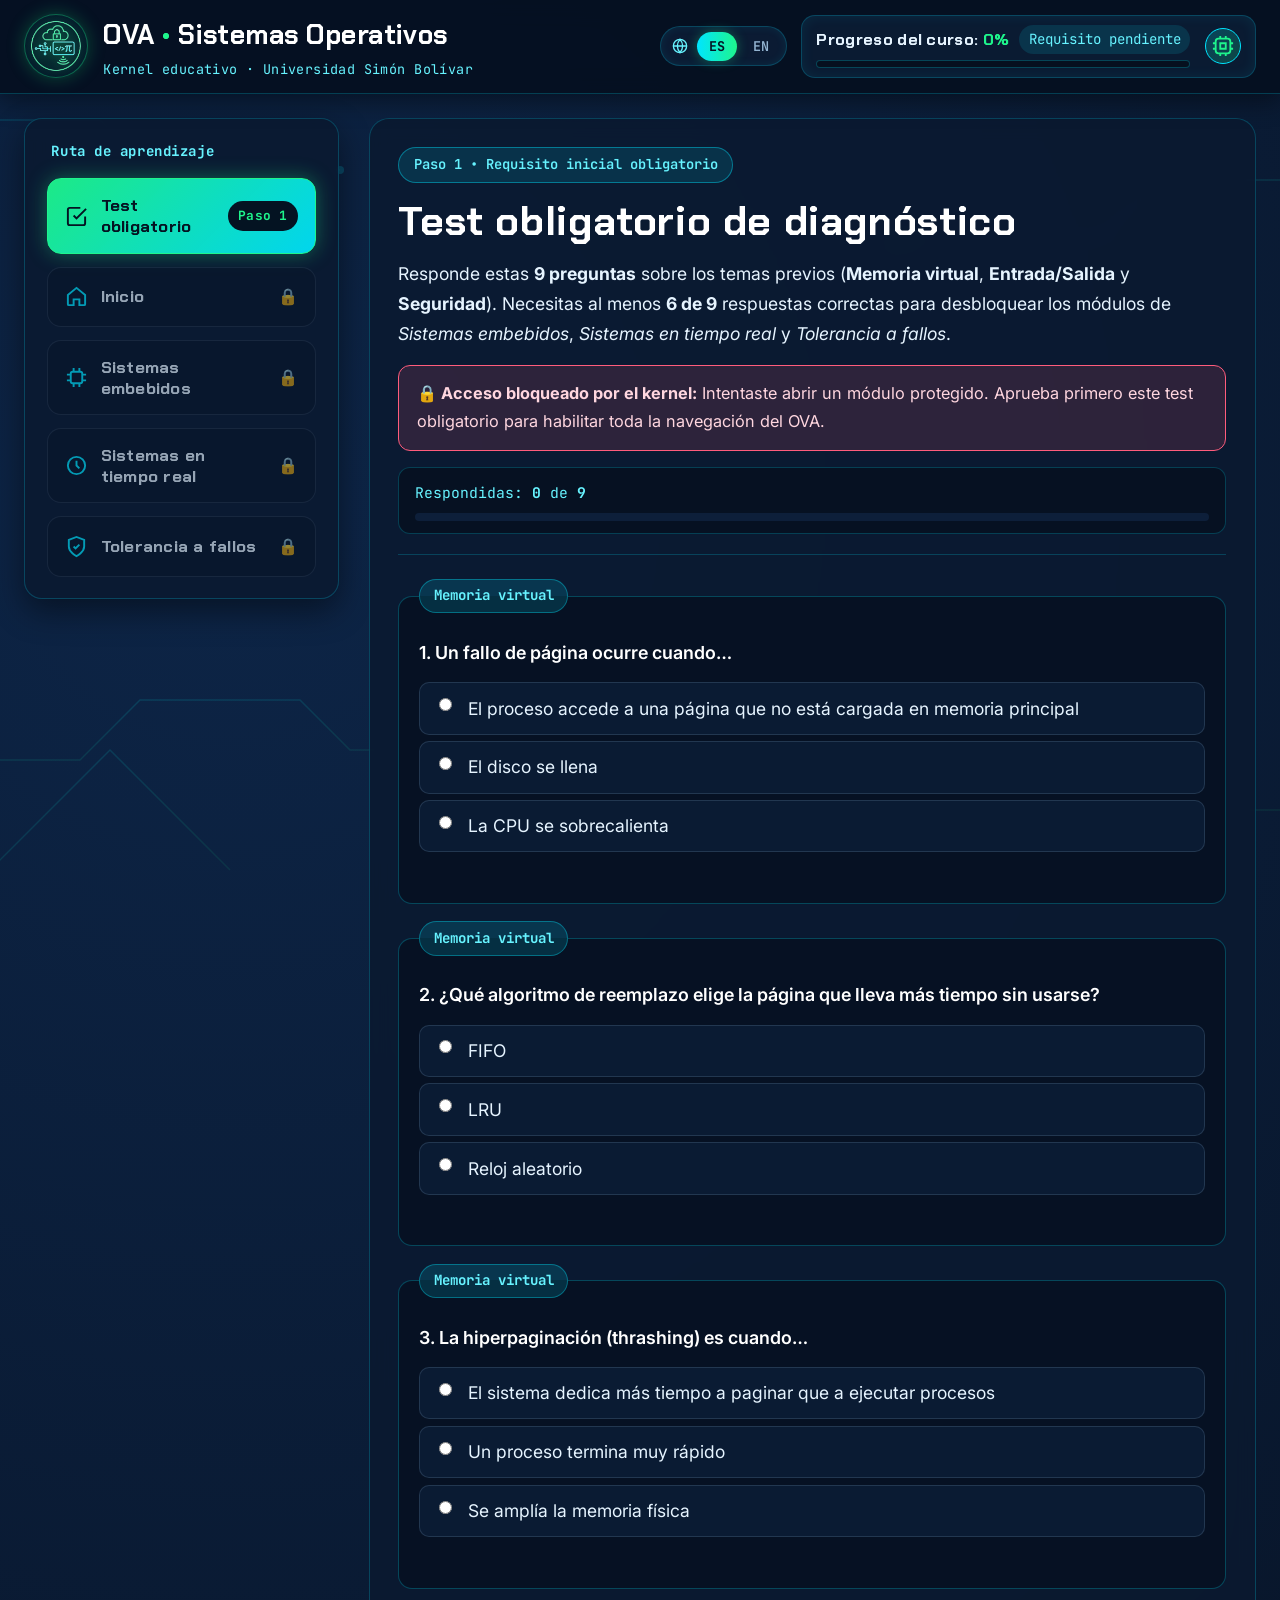
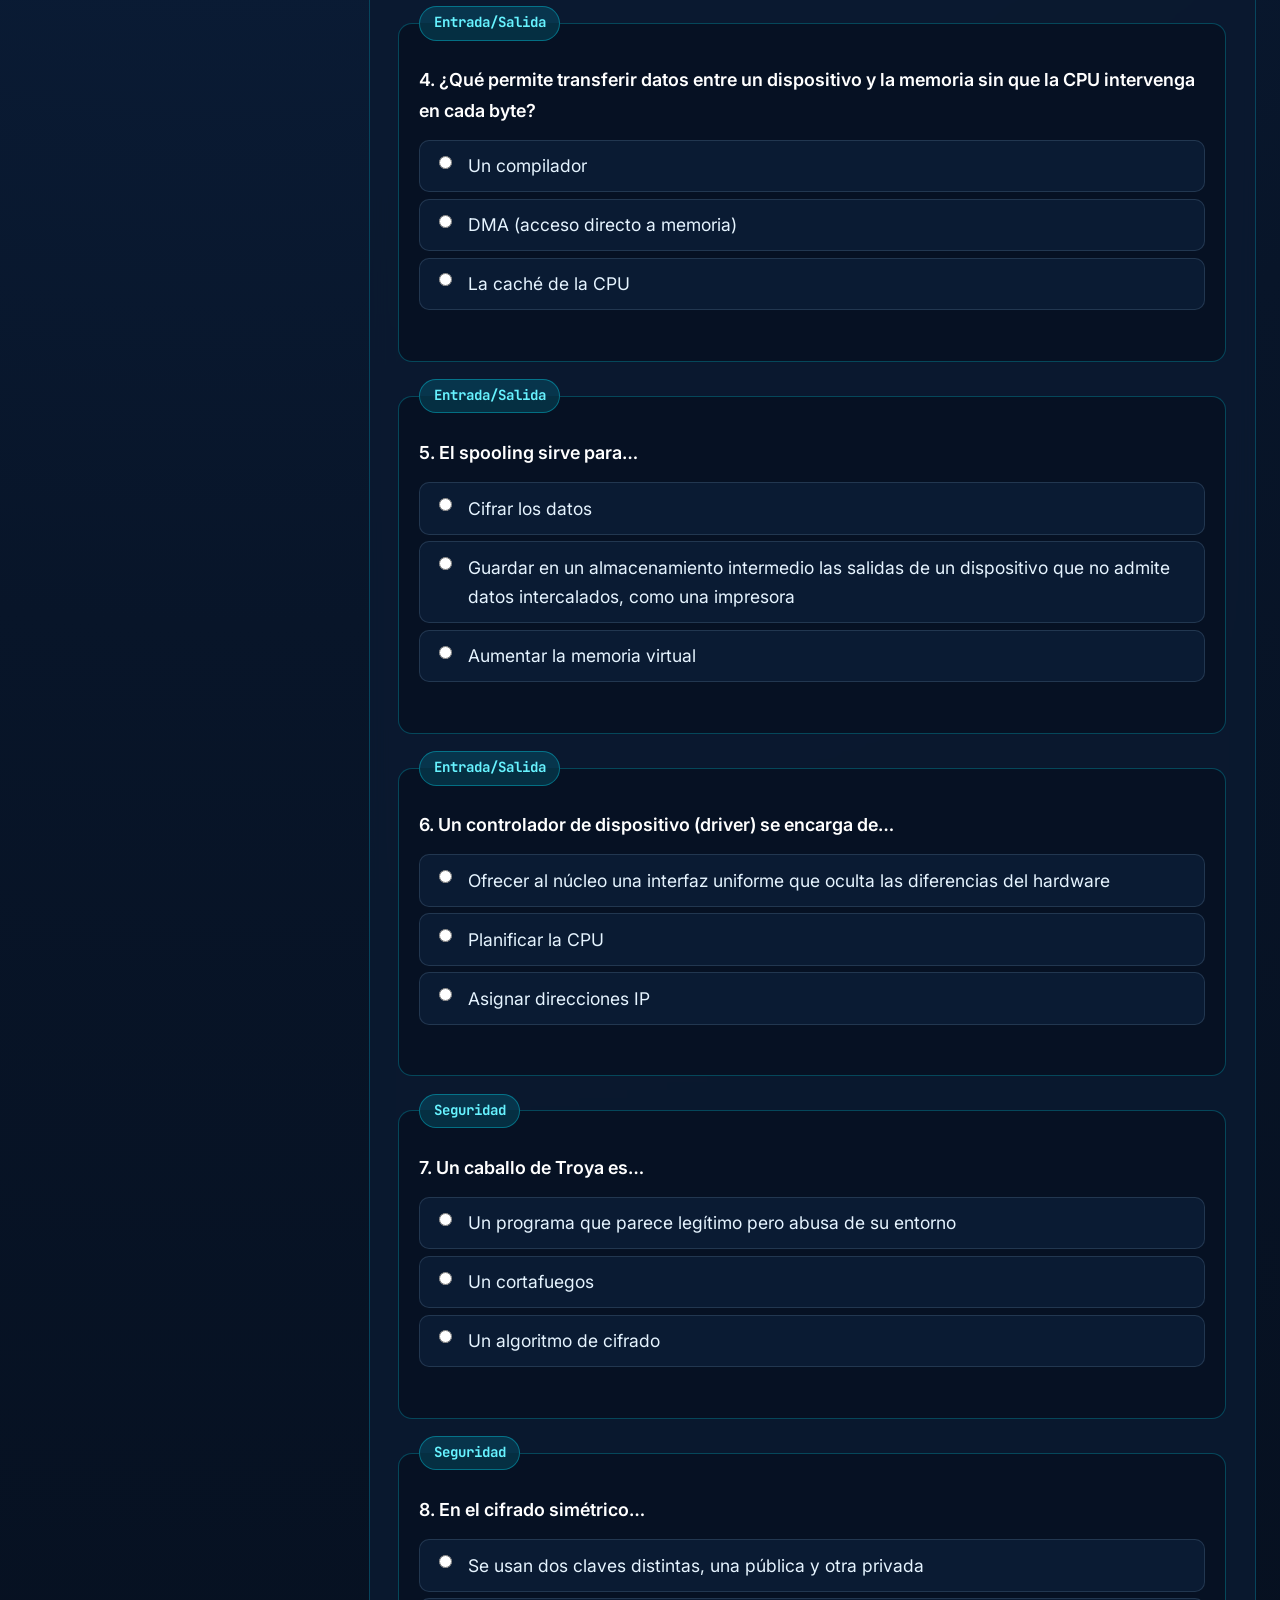
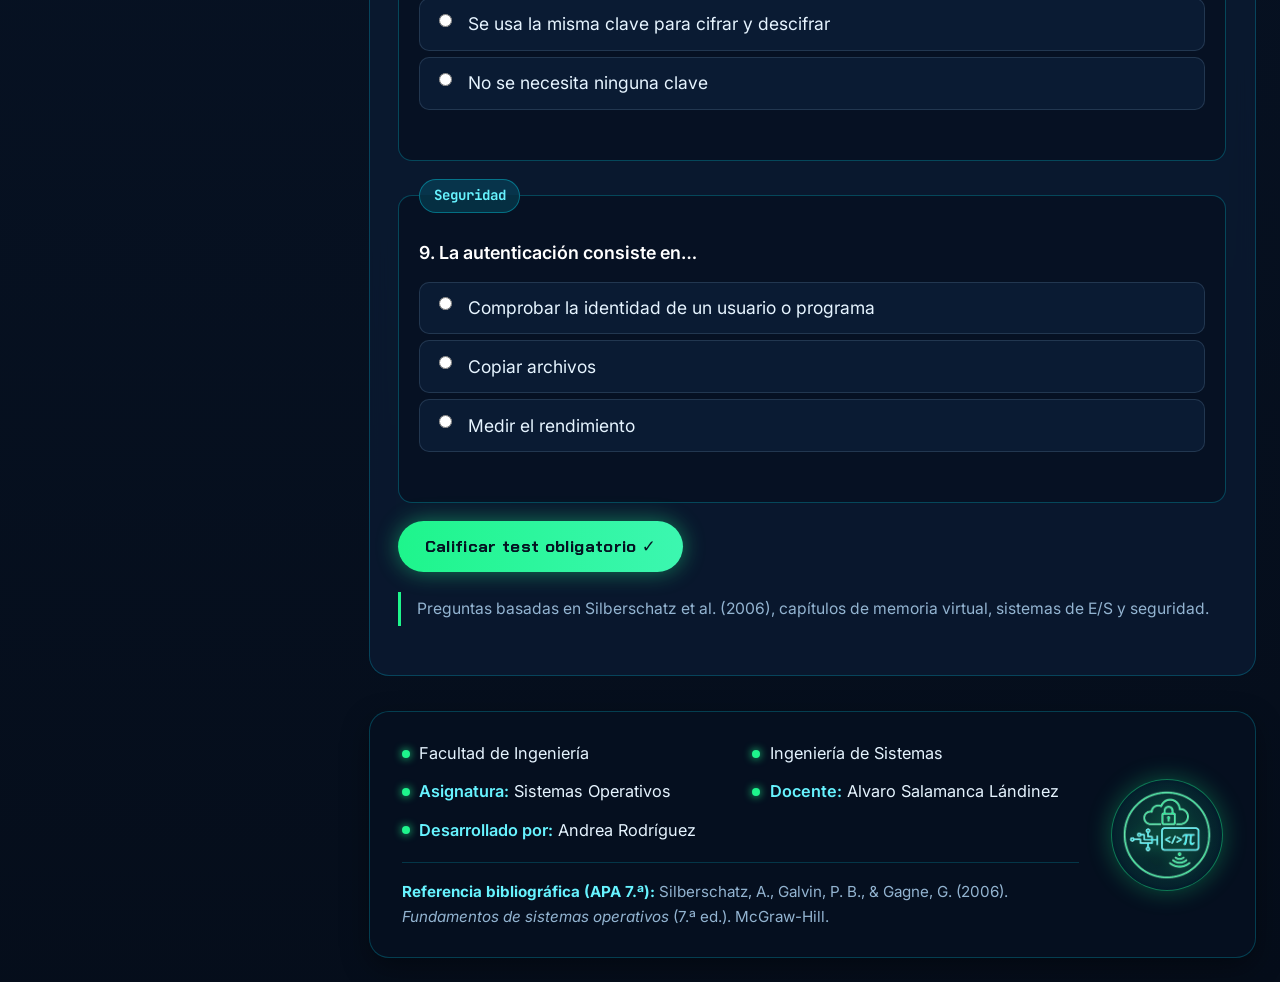
<file: temas/tema3/plataforma_unisimon_ovas_admin_jonatan/ovas/tema-4/embebidos.html>
<!DOCTYPE html>
<html lang="es">
<head>
  <meta charset="utf-8">
  <meta name="viewport" content="width=device-width, initial-scale=1">
  <title>Sistemas embebidos | OVA Sistemas Operativos</title>
  <link rel="preconnect" href="https://fonts.googleapis.com">
  <link rel="preconnect" href="https://fonts.gstatic.com" crossorigin>
  <link href="https://fonts.googleapis.com/css2?family=Chakra+Petch:wght@600;700&family=Inter:wght@400;500;600;700&family=JetBrains+Mono:wght@400;600&display=swap" rel="stylesheet">
  <link rel="stylesheet" href="styles.css">
</head>
<body data-page="embebidos" data-title-key="page_title_emb" data-gate>
  <div id="progreso" aria-hidden="true"></div>

  <!-- Fondo tecnológico tipo placa base / circuitos -->
  <div class="circuit-bg" aria-hidden="true">
    <svg viewBox="0 0 1440 900" preserveAspectRatio="xMidYMid slice">
      <defs>
        <linearGradient id="traceGrad" x1="0%" y1="0%" x2="100%" y2="100%">
          <stop offset="0%" stop-color="#00e5ff" stop-opacity="0.22"/>
          <stop offset="100%" stop-color="#1ef58c" stop-opacity="0.12"/>
        </linearGradient>
      </defs>
      <g stroke="url(#traceGrad)" stroke-width="1.5" fill="none">
        <path d="M0 120 H180 L230 170 H420"/>
        <path d="M0 760 H160 L220 700 H380 L430 750 H680"/>
        <path d="M1440 180 H1240 L1180 240 H980"/>
        <path d="M1440 810 H1190 L1120 740 H890"/>
        <path d="M60 880 L190 750 L310 870"/>
      </g>
      <g fill="#00e5ff" fill-opacity="0.28">
        <circle cx="420" cy="170" r="4"/>
        <circle cx="980" cy="240" r="4"/>
        <circle cx="680" cy="750" r="4"/>
        <circle cx="890" cy="740" r="4"/>
      </g>
    </svg>
  </div>

  <!-- Encabezado Superior -->
  <header class="topbar">
    <div class="topbar-inner">
      <a href="index.html" class="brand" aria-label="OVA Sistemas Operativos">
        <div class="logo-ring">
          <img src="logo-so.png" alt="Logo OVA Sistemas Operativos" class="brand-logo">
        </div>
        <div class="brand-text">
          <span class="brand-title" data-i18n-html="brand_title">OVA <span class="brand-dot">•</span> Sistemas Operativos</span>
          <span class="brand-sub" data-i18n="brand_sub">Kernel educativo · Universidad Simón Bolívar</span>
        </div>
      </a>

      <div class="topbar-controls">
        <!-- Selector de Idioma Español / Inglés -->
        <div class="lang-switch" role="group" aria-label="Selector de idioma / Language selector">
          <span class="lang-icon" aria-hidden="true">
            <svg viewBox="0 0 24 24" width="16" height="16" fill="none" stroke="currentColor" stroke-width="2">
              <circle cx="12" cy="12" r="10"/>
              <path d="M2 12h20M12 2a15.3 15.3 0 0 1 4 10 15.3 15.3 0 0 1-4 10 15.3 15.3 0 0 1-4-10 15.3 15.3 0 0 1 4-10z"/>
            </svg>
          </span>
          <button type="button" class="lang-btn" data-lang="es" aria-pressed="true" title="Español">ES</button>
          <button type="button" class="lang-btn" data-lang="en" aria-pressed="false" title="English">EN</button>
        </div>

        <div class="progress-widget" aria-label="Progreso del curso">
          <div class="progress-info">
            <div class="progress-label-row">
              <span class="progress-label"><span data-i18n="progress_label">Progreso del curso:</span> <strong id="course-pct">0%</strong></span>
              <span class="progress-status" id="course-state-label">Requisito pendiente</span>
            </div>
            <div class="progress-track">
              <div class="progress-fill" id="course-bar" style="width: 0%;"></div>
            </div>
          </div>
          <div class="user-chip" data-i18n-title="session_chip_title" title="Estado de sesión del estudiante">
            <svg viewBox="0 0 24 24" width="22" height="22" fill="none" stroke="currentColor" stroke-width="2">
              <rect x="4" y="4" width="16" height="16" rx="3"/>
              <path d="M9 9h6v6H9z"/>
              <path d="M9 1v3M15 1v3M9 20v3M15 20v3M1 9h3M1 15h3M20 9h3M20 15h3"/>
            </svg>
          </div>
        </div>
      </div>
    </div>
  </header>

  <!-- Contenedor Principal con Barra Lateral Prioritaria -->
  <div class="app-shell">
    <aside class="sidebar" aria-label="Navegación principal del OVA">
      <div class="sidebar-section-label" data-i18n="nav_section">Ruta de aprendizaje</div>
      <nav class="side-nav">
        <!-- Paso 1: Test obligatorio siempre primero -->
        <a href="evaluacion.html" class="nav-item nav-test" id="nav-test">
          <span class="nav-icon">
            <svg viewBox="0 0 24 24" width="23" height="23" fill="none" stroke="currentColor" stroke-width="2">
              <path d="M9 11l3 3L22 4"/>
              <path d="M21 12v7a2 2 0 0 1-2 2H5a2 2 0 0 1-2-2V5a2 2 0 0 1 2-2h11"/>
            </svg>
          </span>
          <span class="nav-label" data-i18n="nav_test">Test obligatorio</span>
          <span class="step-badge" id="test-badge">Paso 1</span>
        </a>

        <a href="index.html" class="nav-item nav-lockable" data-requires-test="true" data-target="index.html">
          <span class="nav-icon">
            <svg viewBox="0 0 24 24" width="23" height="23" fill="none" stroke="currentColor" stroke-width="2">
              <path d="M3 10.5L12 3l9 7.5V20a1 1 0 0 1-1 1h-5v-6H9v6H4a1 1 0 0 1-1-1v-9.5z"/>
            </svg>
          </span>
          <span class="nav-label" data-i18n="nav_home">Inicio</span>
          <span class="lock-icon" aria-hidden="true">🔒</span>
        </a>

        <a href="embebidos.html" class="nav-item nav-lockable active" data-requires-test="true" data-target="embebidos.html">
          <span class="nav-icon">
            <svg viewBox="0 0 24 24" width="23" height="23" fill="none" stroke="currentColor" stroke-width="2">
              <rect x="6" y="6" width="12" height="12" rx="2"/>
              <path d="M9 2v4M15 2v4M9 18v4M15 18v4M2 9h4M2 15h4M18 9h4M18 15h4"/>
            </svg>
          </span>
          <span class="nav-label" data-i18n="nav_emb">Sistemas embebidos</span>
          <span class="lock-icon" aria-hidden="true">🔒</span>
        </a>

        <a href="tiempo-real.html" class="nav-item nav-lockable" data-requires-test="true" data-target="tiempo-real.html">
          <span class="nav-icon">
            <svg viewBox="0 0 24 24" width="23" height="23" fill="none" stroke="currentColor" stroke-width="2">
              <circle cx="12" cy="12" r="9"/>
              <path d="M12 7v5l3 3"/>
            </svg>
          </span>
          <span class="nav-label" data-i18n="nav_rt">Sistemas en tiempo real</span>
          <span class="lock-icon" aria-hidden="true">🔒</span>
        </a>

        <a href="tolerancia.html" class="nav-item nav-lockable" data-requires-test="true" data-target="tolerancia.html">
          <span class="nav-icon">
            <svg viewBox="0 0 24 24" width="23" height="23" fill="none" stroke="currentColor" stroke-width="2">
              <path d="M12 22s8-4 8-10V5l-8-3-8 3v7c0 6 8 10 8 10z"/>
              <path d="M9 12l2 2 4-4"/>
            </svg>
          </span>
          <span class="nav-label" data-i18n="nav_ft">Tolerancia a fallos</span>
          <span class="lock-icon" aria-hidden="true">🔒</span>
        </a>
      </nav>
    </aside>

    <div class="main-area">
      <main class="content-main">
        <div class="page-header-card">
          <div class="hero-pill" data-i18n="emb_pill">Módulo 01 • Sistemas de propósito especial</div>
          <h1 data-i18n="emb_h1">Sistemas embebidos</h1>
          <div class="obj" data-i18n-html="emb_obj"><strong>Objetivo:</strong> reconocer las características de los sistemas embebidos y las formas de construir su software.</div>
        </div>

        <p data-i18n="emb_p1">Son computadoras integradas en dispositivos como motores de automóviles, robots industriales o electrodomésticos. Cumplen una tarea muy concreta y, con frecuencia, también son de tiempo real. Lo normal es que el usuario ni siquiera note que hay un computador dentro.</p>

        <figure class="tech-figure">
          <svg style="width:100%;height:auto;display:block" xmlns="http://www.w3.org/2000/svg" viewBox="0 0 760 270" font-family="Inter, Segoe UI, sans-serif" role="img" aria-labelledby="embarquitectura_t embarquitectura_d">
            <title id="embarquitectura_t" data-i18n="emb_svg1_t">Estructura de un sistema embebido</title>
            <desc id="embarquitectura_d" data-i18n="emb_svg1_d">Los sensores envían datos a un procesador pequeño con memoria limitada y software dedicado, que controla actuadores que actúan sobre el entorno físico.</desc>
            <defs>
              <marker id="embarquitectura_a" markerWidth="10" markerHeight="10" refX="8" refY="5" orient="auto">
                <path d="M0 0L10 5L0 10z" fill="#1ef58c"/>
              </marker>
            </defs>
            <rect width="760" height="270" rx="12" fill="#071324"/>
            <g font-size="15" font-weight="700" fill="#67f3ff" text-anchor="middle">
              <rect x="20" y="40" width="170" height="130" rx="10" fill="#0c203b" stroke="#00e5ff" stroke-width="2"/><text x="105" y="70" data-i18n="emb_svg1_sensors">Sensores</text>
              <rect x="570" y="40" width="170" height="130" rx="10" fill="#0c203b" stroke="#00e5ff" stroke-width="2"/><text x="655" y="70" data-i18n="emb_svg1_actuators">Actuadores</text>
              <rect x="265" y="20" width="230" height="170" rx="10" fill="#091a30" stroke="#1ef58c" stroke-width="2.5"/><text x="380" y="46" fill="#1ef58c" data-i18n="emb_svg1_dev">Dispositivo embebido</text>
            </g>
            <g font-size="13" fill="#d8eef8" text-anchor="middle">
              <text x="105" y="96" data-i18n="emb_svg1_s1">Temperatura</text><text x="105" y="116" data-i18n="emb_svg1_s2">Velocidad</text><text x="105" y="136" data-i18n="emb_svg1_s3">Presión</text><text x="105" y="156" data-i18n="emb_svg1_s4">Posición</text>
              <text x="655" y="96" data-i18n="emb_svg1_a1">Motor</text><text x="655" y="116" data-i18n="emb_svg1_a2">Válvula</text><text x="655" y="136" data-i18n="emb_svg1_a3">Resistencia</text><text x="655" y="156" data-i18n="emb_svg1_a4">Indicador simple</text>
              <rect x="285" y="58" width="190" height="34" rx="6" fill="#0e2747" stroke="#00e5ff"/><text x="380" y="80" data-i18n="emb_svg1_cpu">CPU de baja potencia</text>
              <rect x="285" y="100" width="190" height="34" rx="6" fill="#0e2747" stroke="#00e5ff"/><text x="380" y="122" data-i18n="emb_svg1_mem">Memoria limitada</text>
              <rect x="285" y="142" width="190" height="34" rx="6" fill="#1ef58c"/><text x="380" y="164" fill="#041222" font-weight="700" data-i18n="emb_svg1_os">SO especial o firmware</text>
            </g>
            <g stroke="#1ef58c" stroke-width="3" fill="none"><path d="M190 105H263" marker-end="url(#embarquitectura_a)"/><path d="M495 105H568" marker-end="url(#embarquitectura_a)"/></g>
            <g stroke="#67f3ff" stroke-width="2" stroke-dasharray="6 5" fill="none"><path d="M655 170V232H105V172" marker-end="url(#embarquitectura_a)"/></g>
            <rect x="235" y="218" width="290" height="26" rx="13" fill="#0c203b" stroke="#00e5ff" stroke-opacity="0.4"/><text x="380" y="236" font-size="13" fill="#9bc2df" text-anchor="middle" data-i18n="emb_svg1_env">Entorno físico (retroalimentación)</text>
          </svg>
          <figcaption data-i18n="emb_fig1_cap">Figura 1. Estructura típica: los sensores leen el entorno, el dispositivo procesa y los actuadores actúan sobre él.</figcaption>
        </figure>

        <p class="cita" data-i18n="emb_cite1">Fuente: Silberschatz et al. (2006), capítulo 1, apartado de sistemas de propósito especial (sistemas empotrados de tiempo real).</p>

        <h3 data-i18n="emb_ex_h3">Ejemplos cotidianos</h3>
        <ul>
          <li data-i18n="emb_ex_1">Control del motor y frenos de un automóvil.</li>
          <li data-i18n="emb_ex_2">Hornos microondas, lavadoras y otros electrodomésticos.</li>
          <li data-i18n="emb_ex_3">Robots industriales y líneas de producción.</li>
          <li data-i18n="emb_ex_4">Termostatos, medidores inteligentes y dispositivos médicos.</li>
        </ul>

        <h2 data-i18n="emb_char_h2">Explora sus características</h2>
        <details open><summary data-i18n="emb_c1_t">Poca o ninguna interfaz de usuario</summary><p data-i18n="emb_c1_d">Trabajan sin supervisión humana directa: leen sensores y controlan dispositivos físicos. A lo sumo tienen unos botones o un indicador sencillo.</p></details>
        <details><summary data-i18n="emb_c2_t">Recursos limitados</summary><p data-i18n="emb_c2_d">Tienen memoria reducida y procesadores lentos. Por eso el sistema operativo debe ser eficiente y ocupar poco espacio. Además, muchos funcionan con batería, así que el consumo de energía también cuenta.</p></details>
        <details><summary data-i18n="emb_c3_t">Un propósito específico y fiable</summary><p data-i18n="emb_c3_d">Ejecutan siempre la misma función durante años, con el software almacenado en memoria no volátil (firmware). Un fallo puede ser costoso o peligroso, de modo que se exige mucha fiabilidad.</p></details>
        <details><summary data-i18n="emb_c4_t">Memoria virtual poco habitual</summary><p data-i18n="emb_c4_d">Como suelen tener poca memoria y plazos que cumplir, la mayoría evita la memoria virtual: los fallos de página harían imprevisibles los tiempos de respuesta.</p></details>
        <details><summary data-i18n="emb_c5_t">Relación con el tiempo real</summary><p data-i18n="emb_c5_d">Muchos de estos dispositivos deben responder dentro de plazos, de modo que aplican los conceptos de planificación del tema anterior.</p></details>

        <h2 data-i18n="emb_sw_h2">Tres formas de construir su software</h2>
        <figure class="tech-figure">
          <svg style="width:100%;height:auto;display:block" xmlns="http://www.w3.org/2000/svg" viewBox="0 0 760 270" font-family="Inter, Segoe UI, sans-serif" role="img" aria-labelledby="embopciones_t embopciones_d">
            <title id="embopciones_t" data-i18n="emb_svg2_t">Tres formas de construir el software de un dispositivo embebido</title>
            <desc id="embopciones_d" data-i18n="emb_svg2_d">Opción 1: sistema operativo de propósito especial. Opción 2: sistema operativo general con aplicaciones especiales. Opción 3: circuito ASIC sin sistema operativo.</desc>
            <rect width="760" height="270" rx="12" fill="#071324"/>
            <g font-size="14" font-weight="700" fill="#67f3ff" text-anchor="middle">
              <text x="130" y="26" data-i18n="emb_svg2_o1">1. SO de propósito especial</text>
              <text x="380" y="26" data-i18n="emb_svg2_o2">2. SO general + apps especiales</text>
              <text x="630" y="26" data-i18n="emb_svg2_o3">3. Hardware ASIC (sin SO)</text>
            </g>
            <g font-size="13" font-weight="700" text-anchor="middle">
              <rect x="20" y="44" width="220" height="50" rx="6" fill="#0d2340" stroke="#00e5ff" stroke-width="2"/><text x="130" y="74" fill="#e6fbff" data-i18n="emb_svg2_app">Aplicación</text>
              <rect x="20" y="102" width="220" height="50" rx="6" fill="#1ef58c"/><text x="130" y="132" fill="#041222" data-i18n="emb_svg2_rtos">SO pequeño (tiempo real)</text>
              <rect x="20" y="160" width="220" height="50" rx="6" fill="#152c4a" stroke="#4f749c"/><text x="130" y="190" fill="#b8d4ea">Hardware</text>

              <rect x="270" y="44" width="220" height="50" rx="6" fill="#0d2340" stroke="#00e5ff" stroke-width="2"/><text x="380" y="74" fill="#e6fbff" data-i18n="emb_svg2_ded">Aplicaciones dedicadas</text>
              <rect x="270" y="102" width="220" height="50" rx="6" fill="#00b8d4"/><text x="380" y="132" fill="#041222" data-i18n="emb_svg2_gos">SO de propósito general</text>
              <rect x="270" y="160" width="220" height="50" rx="6" fill="#152c4a" stroke="#4f749c"/><text x="380" y="190" fill="#b8d4ea">Hardware</text>

              <rect x="520" y="44" width="220" height="166" rx="6" fill="#132944" stroke="#f5b942" stroke-width="2"/><text x="630" y="118" fill="#ffd166" data-i18n="emb_svg2_asic">Circuito ASIC</text><text x="630" y="138" fill="#d8eef8" font-weight="400" data-i18n="emb_svg2_chip">La lógica está en el chip</text>
            </g>
            <g font-size="12" fill="#9bc2df" text-anchor="middle">
              <text x="130" y="236" data-i18n="emb_svg2_n1">Más control y eficiencia</text>
              <text x="380" y="236" data-i18n="emb_svg2_n2">Desarrollo más rápido</text>
              <text x="630" y="236" data-i18n="emb_svg2_n3a">Mínimo coste y consumo</text>
              <text x="630" y="254" data-i18n="emb_svg2_n3b">pero poca flexibilidad</text>
            </g>
          </svg>
          <figcaption data-i18n="emb_fig2_cap">Figura 2. Opciones para el software de un dispositivo embebido.</figcaption>
        </figure>

        <div class="tablewrap">
          <table>
            <thead><tr><th data-i18n="tbl_opt">Opción</th><th data-i18n="tbl_adv">Ventaja</th><th data-i18n="tbl_lim">Limitación</th></tr></thead>
            <tbody>
              <tr><th data-i18n="emb_t1_r1c1">SO de propósito especial</th><td data-i18n="emb_t1_r1c2">Pequeño y ajustado al dispositivo</td><td data-i18n="emb_t1_r1c3">Hay que desarrollarlo o adaptarlo</td></tr>
              <tr><th data-i18n="emb_t1_r2c1">SO general + aplicaciones</th><td data-i18n="emb_t1_r2c2">Herramientas conocidas y desarrollo rápido</td><td data-i18n="emb_t1_r2c3">Ocupa más memoria y recursos</td></tr>
              <tr><th data-i18n="emb_t1_r3c1">ASIC sin SO</th><td data-i18n="emb_t1_r3c2">Mínimo coste y consumo</td><td data-i18n="emb_t1_r3c3">Poca flexibilidad: no se reprograma</td></tr>
            </tbody>
          </table>
        </div>
        <p class="cita" data-i18n="emb_cite2">Fuente: Silberschatz et al. (2006), capítulo 1, apartado de sistemas de propósito especial.</p>

        <h2 data-i18n="emb_step_h2">Un ejemplo paso a paso</h2>
        <h3 data-i18n="emb_mw_h3">El horno microondas</h3>
        <ol>
          <li data-i18n="emb_mw_1">El usuario programa el tiempo con los botones.</li>
          <li data-i18n="emb_mw_2">Un sensor de la puerta confirma que está cerrada.</li>
          <li data-i18n="emb_mw_3">El controlador activa la fuente de microondas y arranca un temporizador.</li>
          <li data-i18n="emb_mw_4">Cada fracción de segundo vuelve a revisar la puerta y el tiempo restante.</li>
          <li data-i18n="emb_mw_5">Si la puerta se abre o el tiempo llega a cero, apaga la fuente de inmediato.</li>
        </ol>
        <p data-i18n="emb_mw_p">Apagar al abrir la puerta es una tarea crítica de seguridad: tiene un plazo estricto, aunque el resto del programa sea sencillo.</p>

        <h3 data-i18n="emb_cmp_h3">Computador de escritorio frente a sistema embebido</h3>
        <div class="tablewrap">
          <table>
            <thead><tr><th data-i18n="tbl_aspect">Aspecto</th><th data-i18n="tbl_desktop">Computador de escritorio</th><th data-i18n="tbl_embedded">Sistema embebido</th></tr></thead>
            <tbody>
              <tr><th data-i18n="emb_c_r1c1">Propósito</th><td data-i18n="emb_c_r1c2">General: muchas aplicaciones</td><td data-i18n="emb_c_r1c3">Una tarea concreta</td></tr>
              <tr><th data-i18n="emb_c_r2c1">Memoria</th><td data-i18n="emb_c_r2c2">Gigabytes</td><td data-i18n="emb_c_r2c3">Desde kilobytes hasta pocos megabytes</td></tr>
              <tr><th data-i18n="emb_c_r3c1">Procesador</th><td data-i18n="emb_c_r3c2">Rápido y potente</td><td data-i18n="emb_c_r3c3">Lento, de bajo consumo</td></tr>
              <tr><th data-i18n="emb_c_r4c1">Almacenamiento</th><td data-i18n="emb_c_r4c2">Disco o SSD</td><td data-i18n="emb_c_r4c3">Memoria flash o ROM (firmware)</td></tr>
              <tr><th data-i18n="emb_c_r5c1">Interfaz</th><td data-i18n="emb_c_r5c2">Pantalla, teclado, ratón</td><td data-i18n="emb_c_r5c3">Pocos botones o ninguna</td></tr>
              <tr><th data-i18n="emb_c_r6c1">Memoria virtual</th><td data-i18n="emb_c_r6c2">Habitual</td><td data-i18n="emb_c_r6c3">Poco habitual</td></tr>
            </tbody>
          </table>
        </div>
        <p class="cita" data-i18n="emb_cite3">Los valores son típicos y orientativos: varían mucho según el dispositivo.</p>

        <h2 data-i18n="glossary_h2">Glosario</h2>
        <div class="tablewrap">
          <table>
            <tbody>
              <tr><th data-i18n="emb_g1_t">Sensor</th><td data-i18n="emb_g1_d">Dispositivo que mide el entorno (temperatura, presión, posición).</td></tr>
              <tr><th data-i18n="emb_g2_t">Actuador</th><td data-i18n="emb_g2_d">Dispositivo que actúa sobre el entorno (motor, válvula).</td></tr>
              <tr><th data-i18n="emb_g3_t">Firmware</th><td data-i18n="emb_g3_d">Software almacenado de forma permanente en el dispositivo.</td></tr>
              <tr><th data-i18n="emb_g4_t">ASIC</th><td data-i18n="emb_g4_d">Circuito integrado diseñado para una función específica.</td></tr>
              <tr><th data-i18n="emb_g5_t">Microcontrolador</th><td data-i18n="emb_g5_d">Chip pequeño que reúne CPU, memoria y entradas/salidas.</td></tr>
              <tr><th data-i18n="emb_g6_t">Lazo de control</th><td data-i18n="emb_g6_d">Ciclo repetido de medir, decidir y actuar.</td></tr>
            </tbody>
          </table>
        </div>

        <section class="video-card" aria-labelledby="emb-video-title">
          <div class="video-card-head">
            <div>
              <span class="hero-pill" data-i18n="emb_vid_pill">Recurso audiovisual • 4 min</span>
              <h2 id="emb-video-title" data-i18n="emb_vid_h2">Video explicativo: Sistemas embebidos</h2>
            </div>
            <a class="btn-ghost" href="https://www.youtube.com/watch?v=1NG8p3SNhbI" target="_blank" rel="noopener noreferrer" data-i18n="emb_vid_ext">Ver en YouTube ↗</a>
          </div>
          <p class="video-card-desc" data-i18n="emb_vid_desc">Repasa en 4 minutos qué es un sistema embebido, sus componentes principales (microcontrolador, sensores, actuadores y conectividad IoT), ámbitos de aplicación y restricciones de diseño.</p>
          <div class="video-frame-wrap">
            <iframe
              src="https://www.youtube-nocookie.com/embed/1NG8p3SNhbI?rel=0"
              title="Sistemas embebidos - Todo lo que debes saber en 4 minutos"
              allow="accelerometer; autoplay; clipboard-write; encrypted-media; gyroscope; picture-in-picture; web-share"
              allowfullscreen>
            </iframe>
          </div>
          <p class="cita" style="margin-bottom:0" data-i18n="emb_vid_cite">Fuente audiovisual: Cookie conectada (2026). <em>Sistemas embebidos - Todo lo que debes saber en 4 minutos</em> [Video]. YouTube.</p>
        </section>

        <div class="obj">
          <h3 style="margin-top:0" data-i18n="key_ideas_h3">Ideas clave</h3>
          <ul>
            <li data-i18n="emb_k1">Un sistema embebido es un computador dedicado dentro de un dispositivo.</li>
            <li data-i18n="emb_k2">Sus recursos son escasos, por lo que el SO debe ser pequeño y eficiente.</li>
            <li data-i18n="emb_k3">Puede usar un SO especial, uno general o hardware ASIC sin SO.</li>
            <li data-i18n="emb_k4">Muchas veces debe cumplir plazos de tiempo real.</li>
          </ul>
        </div>

        <div class="nextprev">
          <a class="btn-ghost" href="index.html" data-i18n="btn_back_home">← Panel principal</a>
          <a class="btn-neon" href="tiempo-real.html" data-i18n="btn_to_rt">Sistemas en tiempo real →</a>
        </div>
      </main>

      <footer class="site-footer">
        <div class="footer-grid">
          <div class="footer-details">
            <div class="footer-academic-list">
              <div class="footer-item"><span class="footer-dot"></span><span data-i18n="ft_faculty">Facultad de Ingeniería</span></div>
              <div class="footer-item"><span class="footer-dot"></span><span data-i18n="ft_program">Ingeniería de Sistemas</span></div>
              <div class="footer-item"><span class="footer-dot"></span><span data-i18n-html="ft_course"><strong>Asignatura:</strong> Sistemas Operativos</span></div>
              <div class="footer-item"><span class="footer-dot"></span><span data-i18n-html="ft_teacher"><strong>Docente:</strong> Alvaro Salamanca Lándinez</span></div>
              <div class="footer-item"><span class="footer-dot"></span><span data-i18n-html="ft_author"><strong>Desarrollado por:</strong> Andrea Rodríguez</span></div>
            </div>
            <div class="footer-ref" data-i18n-html="ft_ref">
              <strong>Referencia bibliográfica (APA 7.ª):</strong> Silberschatz, A., Galvin, P. B., &amp; Gagne, G. (2006). <em>Fundamentos de sistemas operativos</em> (7.ª ed.). McGraw-Hill.
            </div>
          </div>
          <div class="footer-brand">
            <div class="footer-logo-ring">
              <img src="logo-so.png" alt="Logo OVA Sistemas Operativos" class="footer-so-logo">
            </div>
          </div>
        </div>
      </footer>
    </div>
  </div>

  <!-- Modal / Toast de Bloqueo del Kernel -->
  <div class="gate-modal" id="gate-modal" hidden role="dialog" aria-modal="true" aria-labelledby="gate-modal-title">
    <div class="gate-modal-card">
      <div class="gate-modal-badge" data-i18n="modal_badge">🔒 Acceso restringido por el kernel</div>
      <h3 id="gate-modal-title" data-i18n="modal_title">Completa primero el test obligatorio</h3>
      <p data-i18n-html="modal_body">Para ingresar a <strong id="gate-target-name">este módulo</strong>, primero debes aprobar el <strong>Test obligatorio (Paso 1)</strong> sobre Memoria virtual, Entrada/Salida y Seguridad (mínimo 6 de 9 respuestas correctas).</p>
      <div class="gate-modal-actions">
        <a href="evaluacion.html" class="btn-neon" data-i18n="modal_cta">Iniciar test obligatorio →</a>
        <button type="button" class="btn-ghost" id="close-gate-modal" data-i18n="modal_close">Cerrar</button>
      </div>
    </div>
  </div>

  <script src="main.js"></script>
</body>
</html>
</file>
<file: portal.css>
/* Portal institucional OVA Sistemas Operativos — versión inicial integrada */
:root{--green:#09843B;--green-dark:#06652f;--green-deep:#063b24;--green-bright:#149447;--mint:#e9f6ed;--orange:#ff8f00;--cyan:#10a8e0;--ink:#17221b;--muted:#647169;--line:#dce7df;--surface:#fff;--surface-soft:#f5f8f5;--shadow:0 18px 55px rgba(4,61,30,.10);--radius:22px;--blue:#1386c8;--blue-soft:#e8f5fc;--yellow:#d7a000;--yellow-soft:#fff7da;--rose:#d96b79;--rose-soft:#fff0ef}
*{box-sizing:border-box}html{scroll-behavior:smooth;scroll-padding-top:110px}body{margin:0;color:var(--ink);font-family:Inter,system-ui,-apple-system,"Segoe UI",sans-serif;font-size:16px;line-height:1.65;background:#fff}a{color:inherit}button{font:inherit}.skip-link{position:absolute;left:-999px;top:8px;background:#fff;padding:10px 14px;z-index:1000}.skip-link:focus{left:10px}.site-header{position:sticky;top:0;z-index:100;background:rgba(255,255,255,.97);box-shadow:0 4px 20px rgba(0,0,0,.045);backdrop-filter:blur(12px)}.header-inner{max-width:1480px;min-height:82px;margin:auto;padding:8px clamp(18px,4vw,54px);display:flex;align-items:center;gap:28px}.brand{display:flex;align-items:center;gap:16px;min-width:290px;text-decoration:none}.brand-logo-plate{display:flex;align-items:center;justify-content:center;background:#fff;border-radius:7px;padding:4px 7px;flex:none}.brand img{width:252px;height:62px;object-fit:contain}.brand-divider{height:44px;border-left:1px solid #d7ded8}.brand-course{font-size:9px;line-height:1.3;letter-spacing:.09em;color:#6d786f;font-weight:700;white-space:nowrap}.brand-course strong{display:block;font-size:14px;color:var(--green-dark);letter-spacing:0;margin-top:4px}.main-nav{display:flex;align-items:center;justify-content:flex-end;gap:clamp(12px,1.7vw,27px);margin-left:auto}.main-nav a{text-decoration:none;color:#303a33;font-size:14px;font-weight:600;white-space:nowrap;position:relative;padding:8px 0}.main-nav a:after{content:"";position:absolute;left:0;right:0;bottom:1px;height:2px;background:var(--orange);transform:scaleX(0);transform-origin:left;transition:transform .2s}.main-nav a:hover,.main-nav a.active{color:var(--green)}.main-nav a:hover:after,.main-nav a.active:after{transform:scaleX(1)}.social-links{display:flex;gap:10px;margin-left:4px}.social-placeholder{width:28px;height:28px;display:grid;place-items:center;color:#7a847d;opacity:.78}.social-placeholder svg{width:20px;height:20px;fill:currentColor;stroke:currentColor;stroke-width:1.8}.social-placeholder svg rect,.social-placeholder svg circle{fill:none}.social-placeholder svg .solid{fill:currentColor;stroke:none}.menu-toggle{display:none;background:none;border:0;padding:8px}.menu-toggle span{display:block;width:24px;height:2px;background:var(--green-dark);margin:5px}.institution-stripe{height:6px;background:var(--orange);display:flex}.institution-stripe span{height:100%}.institution-stripe span:nth-child(1){width:73.5%;background:var(--green-dark)}.institution-stripe span:nth-child(2){width:8.5%;background:var(--green)}.institution-stripe span:nth-child(3){width:14.8%;background:#07976f}.institution-stripe span:nth-child(4){flex:1;background:var(--cyan)}
.hero{position:relative;isolation:isolate;overflow:hidden;min-height:610px;color:#fff;background:linear-gradient(105deg,rgba(2,42,23,.98) 0%,rgba(3,80,39,.93) 51%,rgba(8,135,50,.70) 100%)}.hero:before{content:"";position:absolute;inset:0;z-index:-2;background:radial-gradient(ellipse at 75% 42%,rgba(55,192,115,.28),transparent 42%),linear-gradient(120deg,transparent 0 52%,rgba(255,255,255,.04) 52% 52.2%,transparent 52.2% 100%)}.hero-pattern{position:absolute;inset:0;z-index:-1;opacity:.18;background-image:linear-gradient(rgba(206,255,220,.20) 1px,transparent 1px),linear-gradient(90deg,rgba(206,255,220,.20) 1px,transparent 1px);background-size:54px 54px;mask-image:linear-gradient(90deg,transparent,#000 42%,#000)}.hero-inner{max-width:1340px;margin:auto;min-height:610px;padding:75px clamp(20px,5vw,74px) 82px;display:grid;grid-template-columns:1.05fr .95fr;align-items:center;gap:36px}.hero-copy{max-width:680px}.eyebrow,.section-kicker,.card-overline{font-size:11px;letter-spacing:.16em;font-weight:800;text-transform:uppercase}.eyebrow{display:flex;align-items:center;gap:10px;color:#c9f3d5}.eyebrow-dot{width:8px;height:8px;border-radius:50%;background:#ffad2e;box-shadow:0 0 0 5px rgba(255,173,46,.13)}.hero h1{font-size:clamp(48px,6.3vw,82px);line-height:.99;letter-spacing:-.055em;margin:24px 0 22px;font-weight:900}.hero h1 em{font-style:normal;color:#a8ebbd}.hero-lead{max-width:650px;color:#e1f1e6;font-size:clamp(16px,1.3vw,19px);line-height:1.8}.hero-actions{display:flex;flex-wrap:wrap;gap:13px;margin-top:30px}.btn{display:inline-flex;align-items:center;justify-content:center;gap:13px;min-height:48px;padding:12px 21px;border-radius:999px;font-size:14px;font-weight:800;text-decoration:none;transition:transform .2s,box-shadow .2s,background .2s}.btn:hover{transform:translateY(-2px);box-shadow:0 12px 28px rgba(0,0,0,.16)}.btn-light{background:#fff;color:var(--green-deep)}.btn-outline{border:1px solid rgba(255,255,255,.55);color:#fff;background:rgba(255,255,255,.04)}.btn-outline:hover{background:rgba(255,255,255,.12)}.hero-meta{display:flex;gap:26px;flex-wrap:wrap;margin-top:42px;padding-top:22px;border-top:1px solid rgba(255,255,255,.22);color:#c9e3d0;font-size:11px}.hero-meta span{display:flex;align-items:center;gap:7px}.hero-meta strong{color:#fff;font-size:18px}.hero-visual{min-height:390px;position:relative;display:grid;place-items:center}.orbit{position:absolute;border:1px solid rgba(178,246,198,.22);border-radius:50%;aspect-ratio:1}.orbit-one{width:440px}.orbit-two{width:340px;border-style:dashed}.chip-card{width:min(100%,430px);padding:18px 20px 16px;border:1px solid rgba(205,255,221,.35);border-radius:22px;background:linear-gradient(145deg,rgba(5,65,37,.86),rgba(3,38,26,.88));box-shadow:0 30px 70px rgba(0,0,0,.28),inset 0 0 50px rgba(27,176,89,.12);backdrop-filter:blur(12px);transform:rotate(-3deg)}.chip-top,.chip-bottom{display:flex;align-items:center;justify-content:space-between;gap:8px;color:#b7dfc3;font-size:9px;letter-spacing:.12em;font-weight:800}.chip-live{color:#b9f7ce}.chip-live i,.integration-status i{display:inline-block;width:7px;height:7px;background:#39d98a;border-radius:50%;margin-right:6px;box-shadow:0 0 0 4px rgba(57,217,138,.13)}.cpu-art{display:block;width:100%;height:auto;margin:12px 0}.chip-progress{display:flex;gap:3px}.chip-progress i{width:14px;height:3px;background:#42d991;border-radius:3px}.chip-progress i:nth-child(4),.chip-progress i:nth-child(5){background:rgba(255,255,255,.25)}.floating-note{position:absolute;display:flex;align-items:center;gap:10px;padding:10px 14px;border-radius:12px;background:#fff;color:#234330;box-shadow:0 14px 32px rgba(0,0,0,.20);font-size:11px;font-weight:800}.note-a{top:40px;right:4px}.note-b{bottom:48px;left:-8px}.note-icon{width:28px;height:28px;display:grid;place-items:center;border-radius:8px;background:var(--mint);color:var(--green);font-weight:900}.hero-scroll{position:absolute;bottom:0;left:50%;width:42px;height:24px;border-radius:16px 16px 0 0;background:#fff;display:grid;place-items:center}.hero-scroll span{width:9px;height:9px;border-right:2px solid var(--green);border-bottom:2px solid var(--green);transform:rotate(45deg) translate(-2px,-2px)}
.course-facts{max-width:1180px;margin:-1px auto 0;padding:25px 32px;position:relative;z-index:3;background:#fff;border:1px solid var(--line);border-top:0;display:grid;grid-template-columns:repeat(5,1fr);box-shadow:0 15px 42px rgba(0,0,0,.06)}.fact{padding:2px 20px;border-right:1px solid var(--line);display:flex;flex-direction:column;gap:4px}.fact:last-child{border:0}.fact-label{font-size:9px;color:#7c897f;font-weight:800;letter-spacing:.14em}.fact strong{font-size:17px;color:var(--green-deep)}
.section{max-width:1240px;margin:0 auto;padding:100px clamp(20px,4vw,54px)}.section-kicker{color:var(--green);margin-bottom:12px}.intro-grid{display:grid;grid-template-columns:1fr .8fr;gap:70px;align-items:start}.intro-grid h2,.section-heading h2{margin:0;color:var(--green-deep);font-size:clamp(31px,4vw,48px);line-height:1.12;letter-spacing:-.04em}.section-lead{font-size:18px;line-height:1.8;color:#54645a;margin:22px 0 0}.intro-copy{padding-top:24px;color:#657269;font-size:15px}.intro-copy p{margin:0 0 15px}.purpose-grid{display:grid;grid-template-columns:1fr 1fr;gap:20px;margin-top:52px}.purpose-card{padding:30px 32px;border-radius:18px;background:#f4f8f4;border:1px solid #e2ebe4}.purpose-course{border-top:4px solid var(--green)}.purpose-ova{border-top:4px solid var(--orange);background:#fffaf1}.card-overline{font-size:9px;color:var(--green);letter-spacing:.13em}.purpose-card h3{font-size:22px;line-height:1.25;color:var(--green-deep);margin:16px 0 10px}.purpose-card p{color:#5b685f;font-size:14px;margin:0;line-height:1.75}
.objectives-section{max-width:none;background:#f5f8f5;padding-inline:max(calc((100vw - 1130px)/2),24px)}.section-heading{display:flex;align-items:end;justify-content:space-between;gap:34px;margin-bottom:34px}.section-heading>p{max-width:450px;color:#657269;font-size:14px;margin:0 0 5px}.objective-grid{display:grid;grid-template-columns:repeat(3,1fr);gap:18px}.objective-card{background:#fff;border:1px solid #e1e9e2;border-radius:18px;padding:30px;position:relative;min-height:290px;box-shadow:0 10px 28px rgba(5,61,30,.045)}.objective-number{position:absolute;top:23px;right:26px;font-size:12px;font-weight:900;color:#c2cec5}.objective-icon{width:46px;height:46px;border-radius:13px;background:#e9f6ed;color:var(--green);display:grid;place-items:center;font-size:25px;font-weight:800}.objective-card h3{margin:20px 0 9px;color:var(--green-deep);font-size:22px}.objective-card p{margin:0;color:#66736a;font-size:13px;line-height:1.75}.objective-tag{display:inline-block;margin-top:20px;color:var(--green);font-size:10px;font-weight:800;letter-spacing:.08em;text-transform:uppercase}.competency-band{display:flex;align-items:center;gap:20px;margin-top:24px;background:#063b24;color:#fff;border-radius:16px;padding:24px 28px}.competency-mark{width:58px;height:58px;display:grid;place-items:center;border-radius:14px;background:rgba(255,255,255,.12);border:1px solid rgba(255,255,255,.25);font-size:22px;font-weight:900}.competency-band .card-overline{color:#a8ebbd}.competency-band h3{margin:4px 0;font-size:20px}.competency-band p{margin:0;color:#d1e9d8;font-size:13px}
.learning-section{padding-top:102px;padding-bottom:102px}.units-grid{display:grid;grid-template-columns:repeat(3,1fr);gap:18px}.unit-card{padding:27px;border:1px solid;border-radius:18px;display:flex;flex-direction:column;min-height:415px}.unit-blue{background:var(--blue-soft);border-color:#b8dced;--unit:#1686c7;--unit-dark:#0c5d8e}.unit-yellow{background:var(--yellow-soft);border-color:#eee0a1;--unit:#bd8a00;--unit-dark:#765600}.unit-rose{background:var(--rose-soft);border-color:#f1c7c8;--unit:#c96370;--unit-dark:#8f3440}.unit-top{display:flex;align-items:center;justify-content:space-between;color:var(--unit-dark);font-size:10px;font-weight:900;letter-spacing:.13em}.unit-symbol{width:38px;height:38px;display:grid;place-items:center;border-radius:50%;border:1px solid var(--unit);font-size:12px}.unit-card h3{font-size:24px;line-height:1.2;color:var(--unit-dark);margin:22px 0 9px;letter-spacing:-.03em}.unit-card>p{color:#5c6961;font-size:13px;margin:0 0 16px}.unit-card ul{padding-left:18px;color:#3f4d44;font-size:13px;margin:0 0 24px}.unit-card li{padding:4px 0}.unit-bottom{border-top:1px solid color-mix(in srgb,var(--unit) 26%,transparent);padding-top:16px;margin-top:auto;display:flex;justify-content:space-between;align-items:center;gap:10px}.unit-bottom>span{color:#657269;font-size:10px}.unit-link{color:var(--unit-dark);font-size:12px;font-weight:900;text-decoration:none;white-space:nowrap}.unit-link b{font-size:17px;margin-left:5px}.classroom-cta{margin-top:28px;padding:28px 34px;background:#f3f7f3;border-radius:18px;display:flex;justify-content:space-between;align-items:center;gap:24px}.classroom-cta .card-overline{color:var(--green)}.classroom-cta h3{margin:6px 0;font-size:22px;color:var(--green-deep)}.classroom-cta p{margin:0;color:#66736a;font-size:13px}.btn-green{background:var(--green);color:#fff;white-space:nowrap}.btn-green:hover{background:var(--green-dark)}
.plan-section{max-width:none;background:#f6f8f6;padding-inline:max(calc((100vw - 1180px)/2),24px)}.plan-legend{display:flex;gap:20px;flex-wrap:wrap;margin:-12px 0 24px;color:#67736b;font-size:11px;font-weight:700}.plan-legend span{display:flex;align-items:center;gap:7px}.plan-legend i{width:10px;height:10px;border-radius:3px}.legend-blue{background:var(--blue)}.legend-yellow{background:var(--yellow)}.legend-rose{background:var(--rose)}.legend-neutral{background:#7c8b80}.weeks-grid{display:grid;grid-template-columns:repeat(4,1fr);gap:12px}.week-card{border-radius:13px;padding:18px 19px;background:#fff;border:1px solid #e2e9e3;border-left:4px solid #8a978d;min-height:158px;display:flex;flex-direction:column}.week-blue{border-left-color:var(--blue)}.week-yellow{border-left-color:var(--yellow)}.week-rose{border-left-color:var(--rose)}.week-number{color:#758278;font-size:9px;letter-spacing:.12em;font-weight:800}.week-number b{font-size:15px;color:#29382e;margin-left:4px}.week-card h3{margin:11px 0 13px;color:#213229;font-size:15px;line-height:1.35}.week-meta{display:flex;gap:10px;flex-wrap:wrap;margin-top:auto;color:#637068;font-size:10px}.week-meta span+span:before{content:"•";margin-right:9px;color:#b0bbb2}.week-card small{color:#8a958d;font-size:9px;margin-top:5px}.week-assessment{background:#fffdf7}.week-final{background:#f0f7f1;border-left-color:var(--green)}.plan-note{margin:22px 0 0;color:#758077;font-size:11px}.plan-note strong{color:var(--green-dark)}
.method-band{padding:74px max(calc((100vw - 1180px)/2),24px);background:linear-gradient(110deg,#073c25,#087b3d);color:#fff;display:grid;grid-template-columns:1fr 1fr;gap:60px;align-items:center}.method-content .section-kicker{color:#a8ebbd}.method-content h2{font-size:clamp(30px,4vw,45px);line-height:1.12;margin:0 0 15px}.method-content p{max-width:560px;color:#d6eadc;font-size:14px}.method-steps{display:grid;grid-template-columns:1fr 1fr;gap:12px}.method-steps div{padding:16px 18px;border:1px solid rgba(255,255,255,.2);background:rgba(255,255,255,.06);border-radius:12px;display:flex;align-items:center;gap:13px;font-weight:700;font-size:12px}.method-steps b{color:#a8ebbd;font-size:17px}
.simulator-section{padding-top:100px;padding-bottom:100px}.simulator-layout{display:grid;grid-template-columns:1fr 1fr;gap:20px}.simulator-feature{position:relative;overflow:hidden;border-radius:20px;padding:35px;background:linear-gradient(145deg,#052f20,#087b3d);color:#fff;min-height:370px}.simulator-feature:after{content:"";position:absolute;right:-80px;bottom:-110px;width:330px;height:330px;border:1px solid rgba(255,255,255,.13);border-radius:50%;box-shadow:0 0 0 32px rgba(255,255,255,.03),0 0 0 64px rgba(255,255,255,.025)}.simulator-icon{width:56px;height:56px;border-radius:15px;background:rgba(255,255,255,.13);display:grid;place-items:center;font-size:28px;margin-bottom:27px}.simulator-feature .card-overline{color:#a8ebbd}.simulator-feature h3{font-size:30px;line-height:1.15;max-width:390px;margin:12px 0}.simulator-feature p{color:#d4e9da;font-size:13px;max-width:450px;line-height:1.8}.integration-status{display:inline-block;position:relative;z-index:1;margin-top:14px;padding:8px 11px;border:1px solid rgba(255,255,255,.25);border-radius:999px;color:#d9f5e2;font-size:10px;font-weight:800}.simulator-side{display:flex;flex-direction:column;gap:12px}.simulator-mini{display:flex;gap:17px;align-items:flex-start;padding:20px;background:#f4f8f4;border:1px solid #e1e9e2;border-radius:14px}.mini-symbol{flex:none;width:38px;height:38px;border-radius:10px;background:#e1f2e6;color:var(--green);display:grid;place-items:center;font-size:12px;font-weight:900}.simulator-mini h4{margin:1px 0 5px;color:#193a27;font-size:15px}.simulator-mini p{margin:0 0 8px;color:#68756c;font-size:11px}.simulator-mini a{color:var(--green);font-size:11px;font-weight:900;text-decoration:none}.simulator-pending{background:#fffaf1;border-color:#f0e3c5}.simulator-pending .mini-symbol{background:#fff0cf;color:#a87900}.pending-label{font-size:10px;color:#a87900;font-weight:900}
.closing-callout{background:#f0f7f1;padding:54px max(calc((100vw - 1180px)/2),24px);display:flex;justify-content:space-between;align-items:center;gap:28px}.closing-callout .card-overline{color:var(--green)}.closing-callout h2{max-width:750px;margin:9px 0;font-size:clamp(26px,3.6vw,39px);line-height:1.12;color:var(--green-deep)}.closing-callout p{margin:0;color:#69766c;font-size:13px}.closing-callout .btn{background:var(--green);color:#fff;white-space:nowrap}
.site-footer{background:linear-gradient(132deg,#064b29 0%,#087b3d 58%,#0a8a45 100%);color:#eff8f1}.footer-stripe{height:16px;background:linear-gradient(90deg,var(--orange),#ffb420) top/100% 4px no-repeat,linear-gradient(90deg,#04662c 0 73.5%,#088732 73.5% 82%,#07976f 82% 96.8%,#10a8e0 96.8% 100%) bottom/100% 12px no-repeat}.footer-main{max-width:1380px;margin:auto;padding:65px clamp(20px,4vw,54px) 45px;display:grid;grid-template-columns:1.1fr .8fr .9fr 1.5fr;gap:38px}.footer-brand{max-width:290px}.footer-logo-plate{display:inline-flex;align-items:center;justify-content:center;background:#fff;border-radius:9px;padding:8px 10px;max-width:250px}.footer-usb{display:block;width:225px;height:auto;object-fit:contain;object-position:center}.footer-course-name{margin-top:14px}.footer-overline{color:#c6e7cf;font-size:9px;font-weight:800;letter-spacing:.16em}.footer-brand h2{margin:5px 0 10px}.footer-brand h2{color:#fff;font-size:29px;line-height:1.05;margin:12px 0}.footer-brand>p{color:#aebbb1;font-size:12px}.footer-program{display:flex;align-items:center;gap:10px;margin-top:18px;color:#d5e8d9;font-size:9px;font-weight:800;letter-spacing:.1em}.footer-program img{width:42px;height:42px;object-fit:contain}.footer-column h3,.footer-developers h3{color:#fff;font-size:15px;margin:4px 0 20px;display:inline-block;padding-bottom:8px;border-bottom:3px solid var(--orange)}.footer-column a{display:block;margin:10px 0;color:#b9c4bc;text-decoration:none;font-size:12px}.footer-column a:hover{color:#fff}.footer-developers details{border-bottom:1px solid rgba(255,255,255,.12);padding:9px 0}.footer-developers summary{cursor:pointer;color:#e7eee8;font-size:12px;font-weight:800}.footer-developers ul{padding-left:16px;margin:8px 0 4px;color:#afbbb2;font-size:10px;line-height:1.7}.footer-developers li{margin:5px 0}.footer-developers li b{color:#edf4ee}.footer-bottom{max-width:1380px;margin:auto;border-top:1px solid rgba(255,255,255,.12);padding:18px clamp(20px,4vw,54px);display:flex;justify-content:space-between;gap:18px;color:#8e9b91;font-size:10px}
@media(max-width:1160px){.brand{min-width:230px}.brand img{width:190px}.brand-course{font-size:8px}.brand-course strong{font-size:12px}.main-nav{gap:13px}.main-nav a{font-size:12px}.footer-main{grid-template-columns:1.1fr 1fr 1fr}.footer-developers{grid-column:1/-1;display:grid;grid-template-columns:repeat(3,1fr);gap:18px}.footer-developers h3{grid-column:1/-1;margin-bottom:0}}
@media(max-width:900px){.header-inner{gap:12px}.brand{min-width:0}.brand img{width:190px;height:52px}.brand-divider,.brand-course{display:none}.menu-toggle{display:block;margin-left:auto}.main-nav{display:none;position:absolute;top:100%;left:0;right:0;padding:14px 22px 20px;background:#fff;box-shadow:0 12px 20px rgba(0,0,0,.08);flex-direction:column;align-items:stretch;gap:3px}.main-nav.open{display:flex}.main-nav a{padding:11px 2px;font-size:14px}.social-links{margin-left:5px}.hero-inner{grid-template-columns:1fr .8fr}.hero-meta{gap:13px}.course-facts{margin-inline:16px;padding:20px 12px;grid-template-columns:repeat(5,1fr)}.fact{padding:2px 10px}.fact strong{font-size:14px}.units-grid{grid-template-columns:1fr}.unit-card{min-height:0}.unit-card ul{columns:2}.weeks-grid{grid-template-columns:repeat(3,1fr)}.intro-grid{gap:35px}.footer-main{grid-template-columns:1fr 1fr}.footer-developers{grid-column:1/-1}}
@media(max-width:650px){.header-inner{min-height:70px;padding-inline:16px}.brand img{width:170px;height:48px}.social-links{display:none}.hero-inner{grid-template-columns:1fr;padding:55px 22px 67px;gap:10px}.hero{min-height:0}.hero-copy{position:relative;z-index:2}.hero h1{font-size:54px}.hero-lead{font-size:15px}.hero-meta{display:grid;grid-template-columns:1fr 1fr;gap:12px;margin-top:28px}.hero-visual{min-height:280px;margin:0 10px}.chip-card{max-width:340px}.orbit-one{width:310px}.orbit-two{width:245px}.note-a{top:0;right:-3px}.note-b{bottom:3px;left:0}.course-facts{grid-template-columns:repeat(2,1fr);gap:0;margin:0;border-inline:0}.fact{padding:12px;border-bottom:1px solid var(--line)}.fact:nth-child(2n){border-right:0}.fact:last-child{grid-column:1/-1;border-bottom:0}.section{padding:68px 20px}.intro-grid,.purpose-grid,.objective-grid,.method-band,.simulator-layout{grid-template-columns:1fr}.intro-grid{gap:14px}.intro-copy{padding-top:0}.purpose-grid{margin-top:28px}.purpose-card{padding:24px}.section-heading{display:block}.section-heading>p{margin-top:14px}.objective-card{min-height:0}.competency-band{align-items:flex-start;padding:20px}.units-grid{gap:12px}.unit-card{padding:23px}.unit-card ul{columns:1}.classroom-cta,.closing-callout{display:block;padding:24px}.classroom-cta .btn,.closing-callout .btn{margin-top:18px}.plan-section{padding:68px 18px}.weeks-grid{grid-template-columns:repeat(2,1fr);gap:8px}.week-card{padding:14px;min-height:155px}.week-card h3{font-size:13px}.week-meta{gap:5px;font-size:9px}.week-meta span+span:before{margin-right:5px}.plan-legend{gap:11px}.method-band{padding:55px 22px;gap:24px}.method-steps{gap:8px}.method-steps div{font-size:10px;padding:12px}.simulator-feature{min-height:0;padding:26px}.simulator-feature h3{font-size:26px}.footer-main{grid-template-columns:1fr 1fr;gap:26px;padding:48px 22px 30px}.footer-brand{grid-column:1/-1;max-width:100%}.footer-developers{grid-column:1/-1;display:block}.footer-bottom{display:grid;grid-template-columns:1fr 1fr;padding:16px 22px}.footer-bottom span:last-child{grid-column:1/-1}.footer-developers summary{font-size:11px}}
@media(prefers-reduced-motion:reduce){html{scroll-behavior:auto}*,*:before,*:after{transition:none!important;animation:none!important}}


/* ===== Controles globales de idioma y apariencia ===== */
.preference-controls{display:flex;align-items:center;gap:8px;flex:none;margin-left:2px}
.language-switch{display:inline-flex;align-items:center;gap:2px;padding:3px;background:#eef4ef;border:1px solid #dce7df;border-radius:999px}
.language-button{border:0;background:transparent;color:#5d6e62;border-radius:999px;padding:7px 9px;font-size:10px;line-height:1;font-weight:900;cursor:pointer;transition:background .18s,color .18s}
.language-button.is-active{background:#09843B;color:#fff;box-shadow:0 2px 7px rgba(9,132,59,.22)}
.theme-toggle{display:inline-flex;align-items:center;justify-content:center;gap:7px;border:1px solid #d9e3db;background:#fff;color:#285238;border-radius:999px;padding:8px 11px;font-size:10px;font-weight:800;white-space:nowrap;cursor:pointer;transition:background .18s,border .18s,color .18s}
.theme-toggle:hover{border-color:#09843B;background:#f0f7f2}
.theme-toggle-icon{font-size:14px;line-height:1}
html[data-theme="dark"]{color-scheme:dark}
html[data-theme="light"]{color-scheme:light}
html[data-theme="dark"] body{background:#101a14;color:#e7efe9}
html[data-theme="dark"] .site-header{background:rgba(12,35,22,.97);box-shadow:0 5px 24px rgba(0,0,0,.22)}
html[data-theme="dark"] .brand-course{color:#c1d2c5}
html[data-theme="dark"] .brand-course strong{color:#f1faf3}
html[data-theme="dark"] .brand-divider{border-color:#365441}
html[data-theme="dark"] .main-nav a{color:#e1ece4}
html[data-theme="dark"] .main-nav a:hover,html[data-theme="dark"] .main-nav a.active{color:#9be0b0}
html[data-theme="dark"] .menu-toggle span{background:#d9f0df}
html[data-theme="dark"] .language-switch{background:#16291d;border-color:#355340}
html[data-theme="dark"] .language-button{color:#c4d7c9}
html[data-theme="dark"] .language-button.is-active{background:#09843B;color:#fff}
html[data-theme="dark"] .theme-toggle{background:#16291d;border-color:#365340;color:#e2f1e6}
html[data-theme="dark"] .theme-toggle:hover{background:#1d3828;border-color:#65b77d}
html[data-theme="dark"] .social-placeholder{color:#c4d8c9}
html[data-theme="dark"] .course-facts{background:#19271e;border-color:#344b3a;box-shadow:0 15px 42px rgba(0,0,0,.2)}
html[data-theme="dark"] .fact{border-color:#344b3a}
html[data-theme="dark"] .fact-label{color:#a7b9aa}
html[data-theme="dark"] .fact strong{color:#ecf7ef}
html[data-theme="dark"] .intro-grid h2,html[data-theme="dark"] .section-heading h2{color:#e9f5ec}
html[data-theme="dark"] .section-lead{color:#c1d1c5}
html[data-theme="dark"] .intro-copy{color:#afc0b3}
html[data-theme="dark"] .purpose-card{background:#1a2a20;border-color:#354b3b}
html[data-theme="dark"] .purpose-ova{background:#2b281d;border-color:#5b4c2b}
html[data-theme="dark"] .purpose-card h3{color:#eff8f1}
html[data-theme="dark"] .purpose-card p{color:#c1d1c5}
html[data-theme="dark"] .objectives-section,html[data-theme="dark"] .plan-section{background:#141f18}
html[data-theme="dark"] .section-heading>p{color:#b3c3b7}
html[data-theme="dark"] .objective-card{background:#1a2a20;border-color:#344b3a;box-shadow:0 10px 28px rgba(0,0,0,.16)}
html[data-theme="dark"] .objective-card h3{color:#e8f5eb}
html[data-theme="dark"] .objective-card p{color:#bbccbf}
html[data-theme="dark"] .objective-number{color:#718878}
html[data-theme="dark"] .objective-icon{background:#244a31;color:#b2e7c1}
html[data-theme="dark"] .objective-tag{color:#9fe0b2}
html[data-theme="dark"] .unit-blue{background:#172a35;border-color:#28556b;--unit:#62bce9;--unit-dark:#b2e3fb}
html[data-theme="dark"] .unit-yellow{background:#302a18;border-color:#69551c;--unit:#e6bf52;--unit-dark:#f5df9a}
html[data-theme="dark"] .unit-rose{background:#312027;border-color:#69404a;--unit:#e58a97;--unit-dark:#f4bac2}
html[data-theme="dark"] .unit-card>p{color:#d0d9d2}
html[data-theme="dark"] .unit-card ul{color:#d9e4dc}
html[data-theme="dark"] .unit-bottom>span{color:#b8c9bc}
html[data-theme="dark"] .classroom-cta{background:#1a2b20;border:1px solid #354e3b}
html[data-theme="dark"] .classroom-cta h3{color:#edf7ef}
html[data-theme="dark"] .classroom-cta p{color:#bfcec3}
html[data-theme="dark"] .plan-legend{color:#becdc1}
html[data-theme="dark"] .week-card{background:#1b2a20;border-color:#374c3c}
html[data-theme="dark"] .week-number{color:#b0c1b4}
html[data-theme="dark"] .week-number b{color:#eff6f0}
html[data-theme="dark"] .week-card h3{color:#eaf3ec}
html[data-theme="dark"] .week-meta{color:#c0cec3}
html[data-theme="dark"] .week-card small{color:#9eb0a2}
html[data-theme="dark"] .week-assessment{background:#2e2819}
html[data-theme="dark"] .week-final{background:#173124}
html[data-theme="dark"] .plan-note{color:#a9b9ad}
html[data-theme="dark"] .closing-callout{background:#1a2c20;border-top:1px solid #35503d;border-bottom:1px solid #35503d}
html[data-theme="dark"] .closing-callout h2{color:#eef7f0}
html[data-theme="dark"] .closing-callout p{color:#c0d0c4}
html[data-theme="dark"] .simulator-mini{background:#1a2a20;border-color:#344c3b}
html[data-theme="dark"] .simulator-mini h4{color:#e8f5eb}
html[data-theme="dark"] .simulator-mini p{color:#b9c9bd}
html[data-theme="dark"] .simulator-mini a{color:#a8e3b9}
html[data-theme="dark"] .simulator-pending{background:#2d2819;border-color:#5c4e2d}
html[data-theme="dark"] .simulator-pending .mini-symbol{background:#51421f;color:#f1cf72}
html[data-theme="dark"] .footer-logo-plate{background:#fff}
html[data-theme="dark"] .footer-bottom{border-color:rgba(255,255,255,.2);color:#c3d9c8}
html[data-theme="dark"] .footer-column a{color:#d4e7d8}
html[data-theme="dark"] .footer-column a:hover{color:#fff}
html[data-theme="dark"] .footer-developers summary{color:#fff}
html[data-theme="dark"] .footer-developers ul{color:#d0e1d4}
html[data-theme="dark"] .footer-developers li b{color:#fff}
html[data-theme="dark"] .main-nav.open{background:#10291b}
@media(max-width:1160px){.preference-controls{gap:5px}.theme-toggle{padding:8px 9px}.theme-toggle #themeToggleLabel{display:none}.brand-logo-plate{padding:4px 6px}.brand img{width:190px}}
@media(max-width:900px){.preference-controls{margin-left:auto}.social-links{margin-left:0}.header-inner{gap:10px}.main-nav.open{top:100%}}
@media(max-width:650px){.preference-controls{gap:4px}.language-switch{padding:2px}.language-button{padding:7px 8px}.theme-toggle{width:36px;height:34px;padding:0}.theme-toggle #themeToggleLabel{display:none}.theme-toggle-icon{font-size:16px}.brand-logo-plate{padding:3px 5px}.brand img{width:155px;height:48px}.footer-logo-plate{max-width:230px}}

/* v0.6 — movimiento ambiental sutil para la ilustración principal del portal. */
@keyframes os-chip-float {
  0%, 100% {
    transform: translate3d(var(--parallax-x, 0px), var(--parallax-y, 0px), 0) rotate(-3deg);
  }
  50% {
    transform: translate3d(var(--parallax-x, 0px), calc(var(--parallax-y, 0px) - 16px), 0) rotate(-1deg);
  }
}
@keyframes os-note-float {
  0%, 100% { transform: translateY(0); }
  50% { transform: translateY(-10px); }
}
@keyframes os-orbit-breathe {
  0%, 100% { transform: scale(.985); opacity: .62; }
  50% { transform: scale(1.055); opacity: 1; }
}
@keyframes os-online-pulse {
  0%, 100% { box-shadow: 0 0 0 4px rgba(57,217,138,.13), 0 0 0 0 rgba(57,217,138,0); }
  50% { box-shadow: 0 0 0 4px rgba(57,217,138,.19), 0 0 0 9px rgba(57,217,138,.12); }
}

/* JavaScript agrega .motion-active cuando el movimiento está permitido. */
.hero-visual .chip-card {
  --parallax-x: 0px;
  --parallax-y: 0px;
  transform-origin: 50% 52%;
}
.hero-visual.motion-active .chip-card {
  animation: os-chip-float 5.2s ease-in-out infinite;
  will-change: transform;
}
.hero-visual.motion-active .orbit-one {
  animation: os-orbit-breathe 7.2s ease-in-out infinite;
}
.hero-visual.motion-active .orbit-two {
  animation: os-orbit-breathe 7.2s ease-in-out -3.6s infinite;
}
.hero-visual.motion-active .note-a {
  animation: os-note-float 4.4s ease-in-out infinite;
}
.hero-visual.motion-active .note-b {
  animation: os-note-float 5.2s ease-in-out -2.6s infinite;
}
.hero-visual.motion-active .chip-live i {
  animation: os-online-pulse 2.1s ease-in-out infinite;
}
.hero-visual.motion-paused * {
  animation-play-state: paused !important;
}
.social-placeholder {
  position: relative;
  z-index: 2;
  cursor: pointer;
  pointer-events: auto;
  border-radius: 8px;
  transition: color .18s ease, opacity .18s ease, transform .18s ease, background .18s ease;
}
.social-placeholder:hover,
.social-placeholder:focus-visible {
  color: var(--green);
  opacity: 1;
  transform: translateY(-2px);
}
.social-placeholder:focus-visible {
  outline: 2px solid var(--green);
  outline-offset: 3px;
}
.main-nav .social-links {
  flex: none;
  align-items: center;
}
.main-nav .social-placeholder {
  display: grid;
  width: 32px;
  height: 32px;
  padding: 0;
  color: #6d786f;
}
.main-nav .social-placeholder:hover,
.main-nav .social-placeholder:focus-visible {
  color: var(--green);
}
@media (max-width: 900px) {
  .main-nav .social-links {
    margin: 8px 0 0;
    padding-top: 10px;
    border-top: 1px solid var(--line);
  }
}
@media (prefers-reduced-motion: reduce) {
  .hero-visual .chip-card,
  .hero-visual .orbit-one,
  .hero-visual .orbit-two,
  .hero-visual .note-a,
  .hero-visual .note-b,
  .hero-visual .chip-live i {
    animation: none !important;
    will-change: auto;
  }
  .social-placeholder {
    transition: none !important;
  }
}

@media (max-width: 650px) {
  .main-nav .social-links {
    display: flex !important;
    justify-content: flex-start;
    width: 100%;
    margin: 8px 0 0;
    padding-top: 10px;
    border-top: 1px solid #e1e9e2;
  }
}


/* v0.9 — título principal con entrada suave y degradado cromático animado. */
@keyframes os-title-enter {
  from {
    opacity: 0;
    transform: translate3d(0, 22px, 0);
    filter: blur(7px);
  }
  to {
    opacity: 1;
    transform: translate3d(0, 0, 0);
    filter: blur(0);
  }
}

@keyframes os-title-color-flow {
  0%, 100% {
    background-position: 0% 50%;
    filter: drop-shadow(0 3px 7px rgba(120, 235, 165, .08));
  }
  50% {
    background-position: 100% 50%;
    filter: drop-shadow(0 5px 15px rgba(120, 255, 180, .24));
  }
}

.hero h1.hero-title-motion {
  animation: os-title-enter .95s cubic-bezier(.16, 1, .3, 1) both;
}

.hero h1.hero-title-motion em {
  display: inline-block;
  background-image: linear-gradient(
    105deg,
    #a8ebbd 0%,
    #68d99a 24%,
    #e1ffea 48%,
    #5fdca0 72%,
    #a8ebbd 100%
  );
  background-size: 240% 100%;
  background-position: 0% 50%;
  background-clip: text;
  -webkit-background-clip: text;
  color: transparent;
  -webkit-text-fill-color: transparent;
  animation: os-title-color-flow 6.5s ease-in-out infinite;
}

.hero h1.hero-title-static em {
  color: #a8ebbd;
  -webkit-text-fill-color: #a8ebbd;
  background: none;
  filter: none;
}

@media (prefers-reduced-motion: reduce) {
  .hero h1.hero-title-motion,
  .hero h1.hero-title-motion em {
    animation: none !important;
    filter: none !important;
  }
}
</file>
<file: temas/tema3/plataforma_unisimon_ovas_admin_jonatan/styles.css>
*{box-sizing:border-box}body{margin:0;background:#f4f7f5;color:#17251d;font-family:Inter,Segoe UI,Arial,sans-serif}.top{background:#ffffff;color:#17251d;padding:18px 6%}.brand{display:flex;align-items:center;gap:12px}.brandmark{width:42px;height:42px;border-radius:12px;background:#eaf6ef;color:#08783d;display:grid;place-items:center;font-weight:800}.brand small{display:block;color:#68766e;margin-top:3px}.wrap{max-width:1050px;margin:38px auto;padding:0 20px;min-height:70vh}.panel{background:#fff;border:1px solid #e1e9e3;border-radius:18px;padding:26px;box-shadow:0 10px 30px #ffffff0d}.login{max-width:470px;margin:55px auto}.hidden{display:none!important}.eyebrow{font-size:11px;letter-spacing:1.6px;color:#08783d;font-weight:800}.muted,small{color:#68766e}.login h1,.heading h1,.topic-head h1,h1{margin:5px 0 10px}.login form{display:grid;gap:10px;margin-top:22px}label{font-size:13px;font-weight:700}input,select{padding:13px;border:1px solid #d8e2db;border-radius:10px;font:inherit}.primary,.secondary,.ghost,.button{border:0;border-radius:10px;padding:13px 18px;font-weight:700;cursor:pointer;text-decoration:none;display:inline-flex;align-items:center;justify-content:center}.primary{background:#08783d;color:#fff}.secondary{background:#e7f5ec;color:#075c31}.ghost{background:#eaf6ef;color:#075c31}.heading{display:flex;justify-content:space-between;align-items:center;gap:16px}.progress{margin:25px 0;background:#fff;padding:20px;border-radius:15px;border:1px solid #e1e9e3}.progress span{float:right}.track{height:9px;background:#edf1ee;border-radius:10px;margin:13px 0;overflow:hidden}.track div{height:100%;background:#08783d;width:0;transition:.3s}.grid{display:grid;grid-template-columns:repeat(2,1fr);gap:16px}.topic-card{background:#fff;border:1px solid #d8e2db;border-radius:16px;padding:22px;text-align:left;cursor:pointer;min-height:130px}.topic-card:disabled{opacity:.48;cursor:not-allowed}.topic-card b{display:block;font-size:17px;margin:8px 0}.topic-card span{color:#68766e;font-size:13px}.topic-head{margin:20px 0}.content{margin:20px 0}.topic-content{line-height:1.7;color:#17251d}.actions{display:flex;gap:12px;flex-wrap:wrap;margin:18px 0 25px}.game-top{display:flex;justify-content:space-between;align-items:center}.score-chip{background:#e7f5ec;padding:9px 13px;border-radius:30px}.question{padding:16px 0;border-bottom:1px solid #e1e9e3}.question p{font-weight:700}.options{display:flex;gap:10px;flex-wrap:wrap}.options label{padding:9px 12px;background:#f7fbf8;border-radius:9px;font-weight:500}.result{margin-top:18px;padding:16px;background:#eaf6ef;border-radius:12px;font-weight:700}.grade-row{padding:14px;border-bottom:1px solid #e1e9e3}.grade-row b{float:right}.topic-content .placeholder{padding:18px;border:1px dashed #a9cbb5;border-radius:12px;background:#f7fbf8}footer{text-align:center;color:#87938b;padding:25px;font-size:12px}@media(max-width:650px){.grid{grid-template-columns:1fr}.heading{align-items:flex-start}.panel{padding:20px}.wrap{margin:22px auto}.actions>*{width:100%}}
/* Interacción visual de las respuestas del juego */
.options label{cursor:pointer;transition:background .18s,border-color .18s,transform .18s;border:1px solid transparent}.options label:hover{background:#eaf6ef;border-color:#a9cbb5;transform:translateY(-1px)}.options label:has(input:checked){background:#e1f2e7;border-color:#08783d;color:#075c31;font-weight:700}.options input{accent-color:#08783d;cursor:pointer}
/* Juego interactivo de ahorcado */
.hangman-wrap{padding:8px 0}.hangman-info{display:flex;justify-content:space-between;color:#68766e;font-weight:700;font-size:14px}.hangman-drawing{height:105px;margin:12px auto;max-width:250px;border-bottom:5px solid #8aa995;position:relative;text-align:center}.gallows{font-size:30px;letter-spacing:8px;font-weight:800;color:#08783d;padding-top:12px;white-space:pre-line}.word-blanks{text-align:center;font-size:26px;font-weight:800;letter-spacing:5px;color:#17251d;margin:22px 0}.game-instruction{text-align:center;color:#68766e}.letter-board{display:flex;flex-wrap:wrap;gap:8px;justify-content:center;margin:20px auto;max-width:650px}.letter-btn{min-width:38px;padding:10px 8px;border:1px solid #cbdacf;border-radius:8px;background:#f7fbf8;color:#075c31;font-weight:800;cursor:pointer}.letter-btn:hover:not(:disabled){background:#e1f2e7;border-color:#08783d}.letter-btn:disabled{opacity:.35;cursor:not-allowed}.word-feedback{text-align:center;min-height:28px;margin:12px;font-weight:700;color:#075c31}.hangman-wrap #nextWord{display:flex;margin:12px auto}.hangman-wrap #nextWord:disabled{opacity:.45;cursor:not-allowed}
.top-inner{max-width:1050px;margin:0 auto;display:flex;align-items:center;justify-content:space-between;gap:16px}.translate-btn{white-space:nowrap}.top{padding:14px 20px}@media(max-width:520px){.top-inner{align-items:flex-start}.brand small{font-size:11px}.translate-btn{padding:10px 12px;font-size:12px}}
.hangman-drawing{height:145px;max-width:230px;margin:12px auto;border:0;text-align:center;display:flex;align-items:center;justify-content:center;color:#08783d}.hangman-svg{width:190px;height:135px;display:block}.clue{max-width:700px;margin:12px auto;padding:13px 16px;border-left:4px solid #08783d;border-radius:8px;background:#f0f7f2;line-height:1.55;text-align:left}.clue b{color:#075c31}

/* Modo oscuro opcional inspirado en el OVA del Tema 4 */
.header-actions{display:flex;gap:10px;align-items:center}
body.dark-theme{background:radial-gradient(circle at 15% 10%,#102b4b 0%,#081529 48%,#050d1a 100%);color:#e6f4ff}
body.dark-theme .top,body.dark-theme .panel,body.dark-theme .progress,body.dark-theme .topic-card{background:#0b1a30;color:#e6f4ff;border-color:rgba(0,229,255,.24);box-shadow:0 10px 30px #0005}
body.dark-theme .brand small,body.dark-theme .muted,body.dark-theme small,body.dark-theme .topic-card span{color:#93b4d1}
body.dark-theme .eyebrow{color:#1ef58c}
body.dark-theme .topic-content{color:#e6f4ff}
body.dark-theme .topic-content .placeholder{background:#0f2340;border-color:rgba(30,245,140,.4)}
body.dark-theme input,body.dark-theme select{background:#081529;color:#e6f4ff;border-color:rgba(0,229,255,.3)}
body.dark-theme .ghost,body.dark-theme .secondary{background:#12314a;color:#67f3ff}
body.dark-theme .track{background:#17304a}
body.dark-theme footer{color:#93b4d1}
body.dark-theme .topic-card:disabled{opacity:.4}
.ova-launch{margin-top:14px;padding:18px;border:1px solid #d8e2db;border-radius:14px;background:#f7fbf8}
.ova-launch p{margin:6px 0 12px}
body.dark-theme .ova-launch{background:#081529;border-color:rgba(0,229,255,.3)}

/* Ajustes de contraste para los elementos interactivos en modo oscuro */
body.dark-theme .clue{background:#102b43;color:#e6f4ff;border-left-color:#1ef58c}
body.dark-theme .clue b,body.dark-theme .word-feedback{color:#67f3ff}
body.dark-theme .word-blanks{color:#e6f4ff}
body.dark-theme .game-instruction,body.dark-theme .hangman-info{color:#a9c5dc}
body.dark-theme .letter-btn{background:#102b43;color:#67f3ff;border-color:#24506a}
body.dark-theme .letter-btn:hover:not(:disabled){background:#16415a;border-color:#1ef58c}
body.dark-theme .score-chip,body.dark-theme .result{background:#12314a;color:#e6f4ff}
body.dark-theme .question{border-color:#24445d}
body.dark-theme .options label{background:#102b43;color:#e6f4ff;border-color:#24506a}
body.dark-theme .options label:has(input:checked){background:#124735;color:#b8ffda;border-color:#1ef58c}

/* Panel docente */
.admin-access{margin-top:12px;width:100%}
.admin-actions{display:flex;gap:10px;flex-wrap:wrap;margin:18px 0}
.table-wrap{overflow-x:auto}
table{width:100%;border-collapse:collapse;font-size:.92rem}
th,td{text-align:left;padding:11px 12px;border-bottom:1px solid var(--line,#dce3ea);vertical-align:top}
th{font-weight:700}
.admin-note{margin-top:18px;padding:12px;border-radius:10px;background:rgba(0,150,180,.08);font-size:.9rem}
</file>
<file: temas/tema3/plataforma_unisimon_ovas_admin_jonatan/ovas/tema-2/styles.css>
:root {
  color-scheme: dark;
  --bg: #07111f;
  --fg: #e8f3ff;
  --mut: #9aafc7;
  --card: #0c1b2e;
  --line: #164052;
  --ac: #22e6b5;
  --ac2: #08cde5;
  --warn: #f9b61d;
  --cpu: #ee7d2c;
  --ok: #09843b;
}

* { box-sizing: border-box; }
body {
  margin: 0;
  background:
    radial-gradient(ellipse at 82% 10%, rgba(0, 205, 229, .09), transparent 35%),
    var(--bg);
  color: var(--fg);
  font: 17px/1.7 Helvetica, Arial, sans-serif;
}

body.sim-page {
  background-color: var(--bg);
}

.site-header {
  position: sticky;
  top: 0;
  z-index: 1000;
  border-bottom: 1px solid rgba(8, 205, 229, .3);
  background: rgba(6, 16, 34, .94);
  box-shadow: 0 8px 24px rgba(0, 0, 0, .22);
  backdrop-filter: blur(14px);
}
.topbar-inner {
  display: flex;
  align-items: center;
  gap: 18px;
  max-width: 1150px;
  min-height: 62px;
  margin: 0 auto;
  padding: 7px 20px;
}
.site-brand {
  display: flex;
  flex: 0 0 auto;
  align-items: center;
  gap: 12px;
  text-decoration: none;
}
.university-logo {
  display: block;
  width: 144px;
  height: 40px;
  padding: 3px 7px;
  border-radius: 7px;
  background: #f7fbff;
  object-fit: contain;
}
.brand-divider {
  width: 1px;
  height: 32px;
  background: rgba(8, 205, 229, .35);
}
.career-logo {
  display: block;
  width: 40px;
  height: 40px;
  object-fit: contain;
  filter: drop-shadow(0 0 8px rgba(34, 230, 181, .28));
}
.top-nav {
  display: flex;
  flex: 1;
  align-items: center;
  justify-content: flex-end;
  gap: 3px;
}
.top-nav a {
  padding: 7px 10px;
  border: 1px solid transparent;
  border-radius: 999px;
  color: var(--mut);
  font-size: .79rem;
  font-weight: 700;
  line-height: 1.2;
  text-decoration: none;
  white-space: nowrap;
}
.top-nav a:hover,
.top-nav a:focus-visible {
  border-color: rgba(8, 205, 229, .35);
  background: rgba(8, 205, 229, .12);
  color: #72edff;
}
.top-nav a.active {
  background: var(--ac2);
  color: #061827;
}
.theme-toggle {
  display: inline-flex;
  align-items: center;
  gap: 7px;
  padding: 7px 11px;
  border: 1px solid rgba(8, 205, 229, .38);
  border-radius: 999px;
  background: rgba(8, 205, 229, .08);
  color: #72edff;
  font: inherit;
  font-size: .79rem;
  font-weight: 700;
  line-height: 1.2;
  white-space: nowrap;
  cursor: pointer;
}
.theme-toggle:hover,
.theme-toggle:focus-visible {
  background: rgba(8, 205, 229, .18);
}

.hero {
  position: relative;
  isolation: isolate;
  overflow: hidden;
  scroll-margin-top: 62px;
  color: #f3f9ff;
  background: linear-gradient(112deg, #071322 0%, #0b1c31 58%, #0a2939 100%);
  border-bottom: 1px solid rgba(8, 205, 229, .55);
  box-shadow: 0 12px 36px rgba(0, 0, 0, .22);
}
.hero::after {
  position: absolute;
  z-index: -1;
  top: 50%;
  right: max(24px, calc((100vw - 1050px) / 2 + 24px));
  width: clamp(180px, 22vw, 290px);
  aspect-ratio: 1;
  transform: translateY(-50%);
  background: url("logosist-removebg-preview.png") center / contain no-repeat;
  content: "";
  filter: drop-shadow(0 0 14px rgba(34, 230, 181, .2));
  opacity: .3;
  pointer-events: none;
}
.hero-inner {
  position: relative;
  z-index: 1;
  max-width: 1050px;
  margin: 0 auto;
  padding: 48px 24px 42px;
}
.hero .eyebrow {
  color: #6de9e2;
  background: rgba(8, 205, 229, .08);
  border: 1px solid rgba(8, 205, 229, .24);
}
.hero h1 {
  max-width: 900px;
  margin-top: .55em;
}
.hero .lead {
  max-width: 700px;
  color: #bdcfe3;
}
.hero nav { margin-top: 22px; }
.hero .nav-links { gap: 8px; }
.hero .nav-links a {
  padding: 6px 13px;
  border: 1px solid rgba(8, 205, 229, .38);
  border-radius: 999px;
  color: #fff;
  background: rgba(8, 205, 229, .07);
}
.hero .nav-links a:hover {
  background: rgba(8, 205, 229, .18);
  text-decoration: none;
}

.wrap {
  max-width: 820px;
  margin: 0 auto;
  padding: 36px 20px 90px;
}

.index-wrap {
  max-width: 1050px;
  margin: 0 auto;
  padding: 24px 24px 70px;
}

nav { margin-bottom: 20px; }
.nav-links {
  display: flex;
  flex-wrap: wrap;
  gap: 10px;
}
.nav-links a {
  color: var(--ac);
  text-decoration: none;
}
.nav-links a:hover { text-decoration: underline; }

.eyebrow {
  display: inline-block;
  font-size: .75rem;
  letter-spacing: .08em;
  text-transform: uppercase;
  color: var(--ac);
  background: rgba(9,132,59,.08);
  padding: 5px 12px;
  border-radius: 999px;
}

h1, h2, h3 {
  font-family: 'Trebuchet MS', Arial, sans-serif;
  letter-spacing: .015em;
}

h1 {
  font-size: 2.6rem;
  line-height: 1.12;
  margin: .5em 0 .3em;
}

h2 {
  font-size: 1.55rem;
  margin: 1.7em 0 .6em;
  padding: .1em 0 .1em .7em;
  border-left: 5px solid var(--ac2);
}

.index-wrap section {
  scroll-margin-top: 82px;
  padding: 4px 0 22px;
  border-bottom: 1px solid var(--line);
}
.index-wrap section:last-of-type { border-bottom: 0; }

h3 {
  font-size: 1.1rem;
  margin: 1.7em 0 .3em;
  color: var(--ac);
}

.lead {
  color: var(--mut);
  font-size: 1.1rem;
}

p, li { max-width: 70ch; }
ul { padding-left: 1.2em; }

.grid {
  display: grid;
  grid-template-columns: repeat(auto-fit, minmax(240px, 1fr));
  gap: 18px;
  margin-top: 28px;
}

.card {
  display: block;
  padding: 18px;
  border: 1px solid var(--line);
  border-left: 4px solid var(--ac2);
  background: var(--card);
  border-radius: 12px;
  color: var(--fg);
  text-decoration: none;
  box-shadow: 0 2px 10px rgba(0,0,0,.04);
  transition: transform .15s ease, border-color .15s ease;
}
.card:hover {
  transform: translateY(-2px);
  border-color: var(--ac);
}
.card strong { font-size: 1.15rem; }
.card p {
  margin: .5em 0 0;
  color: var(--mut);
}

.box {
  background: linear-gradient(145deg, rgba(14, 33, 54, .96), rgba(9, 24, 41, .96));
  border: 1px solid var(--line);
  border-left: 4px solid var(--ac2);
  border-radius: 12px;
  padding: 14px 18px;
  margin: 14px 0;
  box-shadow: 0 4px 18px rgba(0,0,0,.16);
}

.layers {
  display: flex;
  flex-direction: column;
  gap: 6px;
  margin: 18px 0;
}
.layers .item {
  padding: 12px 16px;
  border: 1px solid var(--line);
  border-radius: 10px;
  background: rgba(12, 27, 46, .88);
}

.glossary {
  display: grid;
  grid-template-columns: repeat(auto-fit, minmax(250px, 1fr));
  gap: 12px;
  margin: 20px 0 0;
}
.glossary > div {
  padding: 12px 15px;
  border: 1px solid var(--line);
  border-left: 3px solid var(--ac2);
  border-radius: 9px;
  background: linear-gradient(145deg, rgba(14, 33, 54, .96), rgba(9, 24, 41, .96));
}
.glossary dt {
  margin-bottom: 4px;
  color: var(--ac);
  font-weight: 700;
}
.glossary dd {
  margin: 0;
  color: var(--mut);
  font-size: .92rem;
}
.references {
  display: flex;
  flex-direction: column;
  gap: 12px;
  padding-left: 1.4em;
}
.references li {
  padding-left: .35em;
}
.references cite {
  color: #e8f3ff;
}

.video-frame {
  width: 100%;
  aspect-ratio: 16 / 9;
  overflow: hidden;
  border: 1px solid rgba(8, 205, 229, .36);
  border-radius: 12px;
  background: #081526;
  box-shadow: 0 8px 28px rgba(0, 0, 0, .24);
}
.video-frame iframe {
  display: block;
  width: 100%;
  height: 100%;
  border: 0;
}
.video-fallback {
  position: relative;
  isolation: isolate;
  display: grid;
  width: 100%;
  height: 100%;
  min-height: 260px;
  place-items: center;
  overflow: hidden;
  color: #ffffff;
  text-align: center;
  text-decoration: none;
}
.video-fallback img {
  position: absolute;
  z-index: -2;
  inset: 0;
  width: 100%;
  height: 100%;
  object-fit: cover;
  opacity: .48;
}
.video-fallback::after {
  position: absolute;
  z-index: -1;
  inset: 0;
  background: linear-gradient(90deg, rgba(4, 12, 24, .86), rgba(4, 12, 24, .45));
  content: "";
}
.video-fallback-content {
  display: flex;
  flex-direction: column;
  align-items: center;
  gap: 12px;
  max-width: 560px;
  padding: 24px;
}
.video-play-icon {
  display: grid;
  width: 58px;
  height: 58px;
  place-items: center;
  padding-left: 4px;
  border-radius: 50%;
  background: #ff0033;
  color: #ffffff;
  font-size: 1.35rem;
}
.video-fallback-content strong {
  font-size: 1.2rem;
}
.video-fallback-note {
  color: #dce9f5;
  font-size: .9rem;
}
.video-fallback:hover .video-play-icon {
  transform: scale(1.08);
}
.video-source {
  margin-top: 10px;
  color: var(--mut);
  font-size: .9rem;
}
.video-source a {
  color: var(--ac2);
}

.sim {
  background: linear-gradient(145deg, #0d2035, #09182a);
  border: 1px solid rgba(8, 205, 229, .36);
  border-top: 4px solid var(--ac2);
  border-radius: 16px;
  padding: 20px;
  box-shadow: 0 8px 28px rgba(0,0,0,.24);
}
.ctl {
  display: flex;
  flex-wrap: wrap;
  gap: 10px;
  align-items: center;
  font-size: .9rem;
  margin-bottom: 12px;
}
.ctl select,
.ctl button {
  font: inherit;
  padding: 7px 12px;
  border-radius: 8px;
  border: 1px solid var(--line);
  background: #081526;
  color: var(--fg);
  cursor: pointer;
}
.ctl button.main {
  background: var(--ac);
  color: #05201f;
  border-color: var(--ac);
  font-weight: 600;
}
.ctl button:hover { filter: brightness(1.12); }

.row {
  margin: 10px 0;
  font-size: .85rem;
}
.row b { display: block; margin-bottom: 4px; }

.cells {
  display: flex;
  flex-wrap: wrap;
  gap: 4px;
}
.c {
  width: 34px;
  height: 34px;
  border: 1px dashed var(--line);
  border-radius: 7px;
  display: grid;
  place-items: center;
  font-size: .75rem;
  color: var(--mut);
}
.c.on {
  background: linear-gradient(135deg, var(--ac), var(--ac2));
  color: #061827;
  border: 1px solid var(--ac2);
  font-weight: 600;
}

.regs {
  display: flex;
  gap: 18px;
  flex-wrap: wrap;
}
.regs span {
  background: var(--bg);
  border: 1px solid var(--line);
  border-radius: 6px;
  padding: 3px 10px;
}

.bar {
  height: 18px;
  background: var(--bg);
  border: 1px solid var(--line);
  border-radius: 99px;
  overflow: hidden;
}
.bar i {
  display: block;
  height: 100%;
  background: linear-gradient(90deg, var(--warn), var(--cpu));
  width: 0;
  transition: width .25s;
}

#msg {
  margin-top: 12px;
  padding: 10px 12px;
  border-left: 4px solid var(--warn);
  background: var(--bg);
  font-size: .9rem;
  min-height: 3em;
}
#res {
  font-size: .9rem;
  margin-top: 10px;
  color: var(--mut);
}

footer {
  margin-top: 48px;
  padding-top: 12px;
  border-top: 1px solid var(--line);
  color: var(--mut);
  font-size: .85rem;
}

.project-footer {
  margin: 64px 0 0;
  padding: 30px 24px;
  border-top: 1px solid var(--ac2);
  background:
    radial-gradient(ellipse at 18% 0%, rgba(34, 230, 181, .12), transparent 42%),
    linear-gradient(115deg, #071322, #0a1c30 65%, #082331);
  box-shadow: 0 -12px 36px rgba(0, 0, 0, .2);
}
.footer-inner {
  display: flex;
  align-items: center;
  gap: 28px;
  max-width: 1050px;
  margin: 0 auto;
}
.footer-logo {
  display: block;
  flex: 0 0 auto;
  width: 142px;
  height: 142px;
  object-fit: contain;
  filter: drop-shadow(0 0 16px rgba(34, 230, 181, .18));
}
.footer-copy {
  min-width: 0;
}
.footer-copy p {
  margin: 4px 0;
  color: #c5d5e8;
}
.footer-copy .footer-eyebrow {
  color: var(--ac2);
  font-size: .75rem;
  font-weight: 700;
  letter-spacing: .12em;
  text-transform: uppercase;
}
.footer-copy h2 {
  margin: 2px 0;
  padding: 0;
  border: 0;
  color: #f1f8ff;
  font-size: 1.35rem;
}
.footer-copy .footer-program {
  color: var(--ac);
  font-size: 1.1rem;
  font-weight: 700;
}
.footer-copy .footer-developer {
  margin-top: 14px;
  padding-top: 10px;
  border-top: 1px solid rgba(8, 205, 229, .24);
  color: #8fa9c2;
}
.footer-developer strong {
  color: #e8f3ff;
}

.index-footer {
  margin-top: 40px;
  padding-top: 18px;
  border-top: 1px solid var(--line);
  color: var(--mut);
  font-size: .9rem;
}

:root[data-theme="light"] {
  color-scheme: light;
  --bg: #f3f7fb;
  --fg: #17283b;
  --mut: #52677d;
  --card: #ffffff;
  --line: #d3e1eb;
  --ac: #087d62;
  --ac2: #0793ad;
  --warn: #a86500;
  --cpu: #c56721;
  --ok: #16865a;
}
:root[data-theme="light"] .site-header {
  border-bottom-color: rgba(7, 147, 173, .25);
  background: rgba(248, 251, 255, .94);
  box-shadow: 0 8px 24px rgba(20, 45, 70, .12);
}
:root[data-theme="light"] .top-nav a:hover,
:root[data-theme="light"] .top-nav a:focus-visible {
  border-color: rgba(7, 147, 173, .35);
  background: rgba(7, 147, 173, .1);
  color: #07657a;
}
:root[data-theme="light"] .top-nav a.active {
  color: #ffffff;
}
:root[data-theme="light"] .theme-toggle {
  border-color: rgba(7, 147, 173, .38);
  background: rgba(7, 147, 173, .08);
  color: #07657a;
}
:root[data-theme="light"] .theme-toggle:hover,
:root[data-theme="light"] .theme-toggle:focus-visible {
  background: rgba(7, 147, 173, .16);
}
:root[data-theme="light"] .hero {
  color: #17283b;
  background: linear-gradient(112deg, #eff7fb 0%, #e8f4fa 58%, #e1f3f4 100%);
  border-bottom-color: rgba(7, 147, 173, .35);
  box-shadow: 0 12px 36px rgba(20, 45, 70, .1);
}
:root[data-theme="light"] .hero::after {
  filter: drop-shadow(0 0 14px rgba(8, 125, 98, .16));
  opacity: .46;
}
:root[data-theme="light"] .hero .eyebrow {
  border-color: rgba(7, 147, 173, .25);
  background: rgba(7, 147, 173, .08);
  color: #087d8e;
}
:root[data-theme="light"] .hero .lead {
  color: #52677d;
}
:root[data-theme="light"] .box,
:root[data-theme="light"] .glossary > div {
  background: linear-gradient(145deg, #ffffff, #f3f8fc);
  box-shadow: 0 4px 18px rgba(20, 45, 70, .07);
}
:root[data-theme="light"] .layers .item {
  background: #ffffff;
}
:root[data-theme="light"] .sim {
  border-color: rgba(7, 147, 173, .32);
  background: linear-gradient(145deg, #ffffff, #f0f7fb);
  box-shadow: 0 8px 28px rgba(20, 45, 70, .1);
}
:root[data-theme="light"] .ctl select,
:root[data-theme="light"] .ctl button:not(.main) {
  border-color: var(--line);
  background: #ffffff;
  color: var(--fg);
}
:root[data-theme="light"] #msg {
  background: #ffffff;
}
:root[data-theme="light"] .references cite {
  color: #17283b;
}
:root[data-theme="light"] .video-frame {
  border-color: rgba(7, 147, 173, .32);
  background: #eaf3f8;
  box-shadow: 0 8px 28px rgba(20, 45, 70, .1);
}
:root[data-theme="light"] .project-footer {
  background:
    radial-gradient(ellipse at 18% 0%, rgba(8, 125, 98, .08), transparent 42%),
    linear-gradient(115deg, #eaf3f8, #f3f8fb 65%, #e7f5f4);
  box-shadow: 0 -12px 36px rgba(20, 45, 70, .08);
}
:root[data-theme="light"] .footer-copy p {
  color: #40566c;
}
:root[data-theme="light"] .footer-copy h2,
:root[data-theme="light"] .footer-developer strong {
  color: #17283b;
}
:root[data-theme="light"] .footer-copy .footer-developer {
  border-top-color: rgba(7, 147, 173, .24);
  color: #52677d;
}

nav a {
  color: var(--ac);
  text-decoration: none;
}

@media (prefers-reduced-motion: reduce) {
  .bar i { transition: none; }
}

@media (max-width: 560px) {
  .hero { scroll-margin-top: 118px; }
  .hero::after {
    right: 12px;
    width: 150px;
    opacity: .24;
  }
  .topbar-inner {
    flex-wrap: wrap;
    gap: 6px 14px;
    padding: 7px 12px;
  }
  .site-brand { gap: 8px; }
  .university-logo { width: 120px; height: 34px; }
  .career-logo { width: 34px; height: 34px; }
  .top-nav {
    flex-basis: 100%;
    justify-content: flex-start;
    overflow-x: auto;
    padding-bottom: 3px;
    scrollbar-width: none;
  }
  .top-nav::-webkit-scrollbar { display: none; }
  .top-nav a { padding: 7px 9px; }
  .index-wrap section { scroll-margin-top: 118px; }
  .hero-inner { padding: 32px 18px; }
  .index-wrap { padding-right: 18px; padding-left: 18px; }
  h1 { font-size: 2.1rem; }
  .project-footer { padding: 26px 18px; }
  .footer-inner { align-items: flex-start; gap: 18px; }
  .footer-logo { width: 82px; height: 82px; }
}
</file>
<file: temas/tema3/plataforma_unisimon_ovas_admin_jonatan/ovas/tema-3/Style.css>
﻿:root{
  --usb:#178a3d;
  --usb-dark:#0d5a27;
  --usb-deep:#07351a;
  --neon:#35d98a;
  --cyan:#3fcfe0;
  --mint:#e8f5ed;
  --mint-2:#d3eddc;
  --paper:#f5f9f6;
  --card:#ffffff;
  --ink:#122219;
  --ink-2:#3d5446;
  --line:#cfe1d5;
  --danger:#c0392b;
  --danger-bg:#fdecea;
  --warn:#b7791f;
  --warn-bg:#fdf3e1;
  --ok:#178a3d;
  --ok-bg:#e3f4e8;
  --radius:14px;
  --shadow:0 1px 2px rgba(7,53,26,.06),0 6px 20px rgba(7,53,26,.07);
  --font-head:"Bricolage Grotesque",system-ui,sans-serif;
  --font-body:"Atkinson Hyperlegible",system-ui,-apple-system,"Segoe UI",sans-serif;
  --font-mono:"JetBrains Mono",ui-monospace,Consolas,monospace;
}
*{box-sizing:border-box}
html{scroll-behavior:smooth}
body{margin:0;background:var(--paper);color:var(--ink);font-family:var(--font-body);font-size:17px;line-height:1.6;-webkit-font-smoothing:antialiased}
img{max-width:100%;display:block}
a{color:var(--usb)}
h1,h2,h3,h4{font-family:var(--font-head);line-height:1.15;margin:0 0 .5em;color:var(--usb-deep);letter-spacing:-.01em}
h2{font-size:clamp(1.6rem,3.2vw,2.2rem)}
h3{font-size:1.3rem;margin-top:1.6em}
h4{font-size:1.05rem}
p{margin:0 0 1em}
code,.mono{font-family:var(--font-mono);font-size:.88em}
code{background:var(--mint);padding:.1em .35em;border-radius:5px;color:var(--usb-dark)}
button{font:inherit;cursor:pointer}
:focus-visible{outline:3px solid var(--cyan);outline-offset:2px}

/* ---------- Encabezado institucional ---------- */
.inst{background:#fff;border-bottom:4px solid var(--usb)}
.inst-in{max-width:1240px;margin:0 auto;padding:12px 16px;display:flex;align-items:center;justify-content:space-between;gap:16px}
.inst img.banner{height:64px;width:auto}
.inst .tag{font-family:var(--font-head);font-weight:700;color:var(--usb);font-size:.95rem;text-align:right;line-height:1.25}
.inst .tag small{display:block;font-family:var(--font-body);font-weight:400;color:var(--ink-2);font-size:.82rem}

/* ---------- Hero ---------- */
.hero{position:relative;overflow:hidden;color:#eafff2;
  background:
   radial-gradient(circle at 85% 40%,rgba(53,217,138,.22),transparent 45%),
   radial-gradient(circle at 10% 110%,rgba(63,207,224,.18),transparent 40%),
   linear-gradient(135deg,var(--usb-deep),var(--usb-dark) 55%,var(--usb));}
.hero::before{content:"";position:absolute;inset:0;opacity:.13;
  background-image:radial-gradient(#9fffd0 1px,transparent 1.4px);background-size:22px 22px}
.hero-in{position:relative;max-width:1240px;margin:0 auto;padding:48px 16px 52px;display:grid;grid-template-columns:1fr auto;gap:40px;align-items:center}
.hero .kicker{display:inline-block;font-family:var(--font-mono);font-size:.8rem;letter-spacing:.12em;text-transform:uppercase;color:var(--neon);border:1px solid rgba(53,217,138,.5);padding:4px 10px;border-radius:99px;margin-bottom:16px}
.hero h1{color:#fff;font-size:clamp(2rem,5vw,3.4rem);font-weight:800;margin-bottom:.35em}
.hero h1 span{color:var(--neon)}
.hero p.lead{font-size:1.12rem;max-width:620px;color:#cfeedd}
.hero .meta{display:flex;flex-wrap:wrap;gap:10px;margin-top:22px}
.chip{display:inline-flex;align-items:center;gap:8px;background:rgba(255,255,255,.1);border:1px solid rgba(255,255,255,.2);padding:7px 14px;border-radius:99px;font-size:.92rem}
.chip b{color:#fff}
.logo-ring{width:230px;height:230px;border-radius:50%;background:#f1f3f2;padding:6px;box-shadow:0 0 0 6px rgba(53,217,138,.25),0 0 60px rgba(53,217,138,.35);position:relative}
.logo-ring img{width:100%;height:100%;border-radius:50%;object-fit:cover}
.logo-ring::after{content:"";position:absolute;inset:-18px;border-radius:50%;border:1px dashed rgba(53,217,138,.5);animation:spin 40s linear infinite}
@keyframes spin{to{transform:rotate(360deg)}}

/* ---------- Progreso ---------- */
.progress-wrap{position:sticky;top:0;z-index:30;background:rgba(245,249,246,.95);backdrop-filter:blur(6px);border-bottom:1px solid var(--line)}
.progress-in{max-width:1240px;margin:0 auto;padding:10px 16px;display:flex;align-items:center;gap:14px;font-size:.88rem;color:var(--ink-2)}
.bar{flex:1;height:8px;background:var(--mint-2);border-radius:99px;overflow:hidden}
.bar i{display:block;height:100%;width:0;background:linear-gradient(90deg,var(--usb),var(--neon));transition:width .5s}

/* ---------- Layout ---------- */
.layout{max-width:1240px;margin:0 auto;padding:28px 16px 60px;display:grid;grid-template-columns:260px minmax(0,1fr);gap:32px;align-items:start}
nav.side{position:sticky;top:58px;background:var(--card);border:1px solid var(--line);border-radius:var(--radius);padding:12px;box-shadow:var(--shadow)}
nav.side h4{font-size:.75rem;text-transform:uppercase;letter-spacing:.12em;color:var(--ink-2);margin:6px 8px 10px;font-family:var(--font-mono);font-weight:600}
nav.side ol{list-style:none;margin:0;padding:0}
nav.side a{display:flex;align-items:center;gap:10px;padding:9px 10px;border-radius:10px;text-decoration:none;color:var(--ink);font-size:.95rem;line-height:1.25}
nav.side a:hover{background:var(--mint)}
nav.side a.active{background:var(--usb);color:#fff}
nav.side a .n{flex:none;width:28px;height:28px;border-radius:8px;display:grid;place-items:center;font-family:var(--font-mono);font-size:.78rem;background:var(--mint);color:var(--usb-dark);font-weight:600}
nav.side a.active .n{background:rgba(255,255,255,.2);color:#fff}
nav.side a.done .n{background:var(--usb);color:#fff}
nav.side a.active.done .n{background:var(--neon);color:var(--usb-deep)}

main section.mod{display:none;animation:fade .35s ease}
main section.mod.show{display:block}
@keyframes fade{from{opacity:0;transform:translateY(8px)}to{opacity:1;transform:none}}
.mod-head{display:flex;align-items:flex-start;gap:16px;margin-bottom:18px}
.mod-num{flex:none;font-family:var(--font-mono);font-weight:600;font-size:.85rem;color:var(--usb);background:var(--mint);border:1px solid var(--line);border-radius:10px;padding:6px 10px}
.mod-head p{color:var(--ink-2);margin:0}

.card{background:var(--card);border:1px solid var(--line);border-radius:var(--radius);padding:22px;box-shadow:var(--shadow);margin:18px 0}
.card.tint{background:var(--mint);box-shadow:none}
.grid2{display:grid;grid-template-columns:repeat(2,minmax(0,1fr));gap:16px}
.grid3{display:grid;grid-template-columns:repeat(3,minmax(0,1fr));gap:14px}
.callout{border-left:5px solid var(--usb);background:var(--ok-bg);padding:14px 18px;border-radius:0 12px 12px 0;margin:18px 0}
.callout.life{border-color:var(--cyan);background:#e6f8fa}
.callout.warn{border-color:var(--warn);background:var(--warn-bg)}
.callout .ttl{font-family:var(--font-head);font-weight:700;display:block;margin-bottom:4px;color:var(--usb-deep)}
.book{font-size:.85rem;color:var(--ink-2);font-style:italic}
.pill{display:inline-block;font-family:var(--font-mono);font-size:.72rem;letter-spacing:.06em;text-transform:uppercase;padding:3px 8px;border-radius:99px;background:var(--mint-2);color:var(--usb-dark);font-weight:600}
ul.clean{padding-left:1.1em;margin:0 0 1em}
ul.clean li{margin:.25em 0}

/* tarjetas clicables */
.flip{background:var(--card);border:1px solid var(--line);border-radius:12px;padding:16px;text-align:left;transition:.2s;width:100%;color:var(--ink)}
.flip:hover{border-color:var(--usb);transform:translateY(-2px)}
.flip .t{font-family:var(--font-head);font-weight:700;color:var(--usb-deep);display:block;font-size:1.05rem}
.flip .s{font-size:.9rem;color:var(--ink-2)}
.flip .more{display:none;margin-top:8px;font-size:.92rem;border-top:1px dashed var(--line);padding-top:8px}
.flip.open{border-color:var(--usb);background:#fbfffc}
.flip.open .more{display:block}

/* botones */
.btn{border:0;border-radius:10px;padding:10px 16px;background:var(--usb);color:#fff;font-weight:700;transition:.15s}
.btn:hover{background:var(--usb-dark)}
.btn.ghost{background:transparent;color:var(--usb);border:1.5px solid var(--usb)}
.btn.ghost:hover{background:var(--mint)}
.btn.sm{padding:6px 12px;font-size:.9rem}
.navbtns{display:flex;justify-content:space-between;gap:12px;margin-top:34px;padding-top:20px;border-top:1px solid var(--line)}

/* video */
.video{border-radius:var(--radius);overflow:hidden;background:#000;border:1px solid var(--line);box-shadow:var(--shadow);margin:18px 0}
.video .frame{position:relative;aspect-ratio:16/9;background:#06140c center/cover no-repeat;cursor:pointer}
.video .frame iframe{position:absolute;inset:0;width:100%;height:100%;border:0}
.video .frame .play{position:absolute;inset:0;display:grid;place-items:center;background:linear-gradient(180deg,rgba(0,0,0,.05),rgba(0,0,0,.45));border:0;width:100%}
.video .frame .play span{width:74px;height:74px;border-radius:50%;background:var(--usb);display:grid;place-items:center;box-shadow:0 0 0 8px rgba(53,217,138,.35);transition:.2s}
.video .frame .play:hover span{transform:scale(1.08);background:var(--neon)}
.video .frame .play svg{margin-left:5px}
.video .cap{background:var(--usb-deep);color:#d9f5e4;padding:12px 16px;display:flex;justify-content:space-between;gap:12px;align-items:center;flex-wrap:wrap;font-size:.92rem}
.video .cap b{color:#fff;font-family:var(--font-head)}
.video .cap a{color:var(--neon);white-space:nowrap}

/* actividades */
.act{border:2px dashed var(--usb);background:#fbfffc;border-radius:var(--radius);padding:20px;margin:22px 0}
.act > .lbl{display:inline-flex;align-items:center;gap:8px;font-family:var(--font-mono);font-size:.75rem;letter-spacing:.1em;text-transform:uppercase;color:#fff;background:var(--usb);padding:4px 10px;border-radius:6px;margin-bottom:10px}
.opts{display:flex;flex-wrap:wrap;gap:8px;margin-top:8px}
.opt{border:1.5px solid var(--line);background:#fff;border-radius:10px;padding:8px 14px;font-size:.93rem;color:var(--ink);transition:.15s}
.opt:hover{border-color:var(--usb)}
.opt.right{background:var(--ok-bg);border-color:var(--ok);color:var(--usb-deep);font-weight:700}
.opt.wrong{background:var(--danger-bg);border-color:var(--danger);color:var(--danger)}
.fb{margin-top:10px;padding:10px 14px;border-radius:10px;font-size:.93rem;display:none}
.fb.show{display:block}
.fb.ok{background:var(--ok-bg);color:var(--usb-deep)}
.fb.no{background:var(--danger-bg);color:#7a1d14}
.scen{padding:14px 0;border-bottom:1px solid var(--line)}
.scen:last-child{border-bottom:0}
input[type=text],input[type=password],input[type=number],select{font:inherit;padding:9px 12px;border:1.5px solid var(--line);border-radius:10px;background:#fff;color:var(--ink);width:100%}
input:focus,select:focus{border-color:var(--usb);outline:none}
input[type=range]{width:100%;accent-color:var(--usb)}
label.f{display:block;font-weight:700;font-size:.92rem;margin:10px 0 6px}
.out{font-family:var(--font-mono);background:var(--usb-deep);color:var(--neon);padding:12px 14px;border-radius:10px;word-break:break-all;font-size:.9rem;min-height:46px}
.out.dim{color:#9fd8b8}

/* pila (buffer overflow) */
.stack{display:grid;gap:4px;margin-top:12px;font-family:var(--font-mono);font-size:.82rem}
.srow{display:grid;grid-template-columns:150px 1fr;gap:10px;align-items:center}
.srow .lab{color:var(--ink-2);text-align:right}
.cells{display:grid;grid-template-columns:repeat(8,1fr);gap:3px}
.cell{height:34px;border-radius:6px;display:grid;place-items:center;background:var(--mint);border:1px solid var(--line);color:var(--usb-deep);font-weight:600;transition:.2s}
.cell.fill{background:#c9ebd5;border-color:var(--usb)}
.cell.bad{background:#f7c9c3;border-color:var(--danger);color:#7a1d14;animation:shake .3s}
@keyframes shake{25%{transform:translateX(-2px)}75%{transform:translateX(2px)}}
.srow.ret .cell{background:#e6f8fa;border-color:var(--cyan)}
.srow.ret .cell.bad{background:#f7c9c3;border-color:var(--danger);color:#7a1d14}

/* niveles */
.levels{display:grid;gap:8px}
.lvl{display:flex;align-items:center;gap:14px;padding:14px 16px;border-radius:12px;border:1.5px solid var(--line);background:#fff;text-align:left;width:100%;color:var(--ink);transition:.2s}
.lvl .ix{width:34px;height:34px;flex:none;border-radius:50%;display:grid;place-items:center;font-family:var(--font-mono);font-weight:600;color:#fff}
.lvl:hover,.lvl.on{border-color:var(--usb);background:#fbfffc}
.lvl-detail{margin-top:12px}

/* tabla */
table{width:100%;border-collapse:collapse;font-size:.93rem}
th,td{padding:10px 12px;border-bottom:1px solid var(--line);text-align:left;vertical-align:top}
th{font-family:var(--font-head);color:var(--usb-deep);background:var(--mint)}
.tablewrap{overflow-x:auto;border:1px solid var(--line);border-radius:12px;background:#fff}

/* firewall sim */
.rules{font-family:var(--font-mono);font-size:.85rem}
.rules li{padding:4px 0}
.pkt{display:grid;grid-template-columns:1fr auto;gap:10px;align-items:center;padding:10px 12px;border:1px solid var(--line);border-radius:10px;margin:8px 0;background:#fff;font-family:var(--font-mono);font-size:.84rem}
.pkt .acts{display:flex;gap:6px}
.pkt.ok{border-color:var(--ok);background:var(--ok-bg)}
.pkt.no{border-color:var(--danger);background:var(--danger-bg)}
.pkt .why{grid-column:1/-1;font-family:var(--font-body);font-size:.88rem;display:none}
.pkt.ok .why,.pkt.no .why{display:block}

/* SYN flood */
.slots{display:grid;grid-template-columns:repeat(10,1fr);gap:5px;margin:12px 0}
.slot{height:38px;border-radius:7px;background:var(--mint);border:1px solid var(--line);display:grid;place-items:center;font-family:var(--font-mono);font-size:.7rem;color:var(--ink-2)}
.slot.fake{background:#f7c9c3;border-color:var(--danger);color:#7a1d14}
.slot.real{background:#c9ebd5;border-color:var(--usb);color:var(--usb-deep)}

/* tcsec */
.ladder{display:grid;gap:6px}
.rung{display:grid;grid-template-columns:70px 1fr;align-items:center;border-radius:10px;overflow:hidden;border:1px solid var(--line);background:#fff;text-align:left;width:100%;padding:0;color:var(--ink)}
.rung .c{height:100%;display:grid;place-items:center;font-family:var(--font-mono);font-weight:600;color:#fff;padding:12px 0}
.rung .d{padding:10px 14px;font-size:.93rem}
.rung .d b{font-family:var(--font-head)}
.rung .x{display:none;font-size:.88rem;color:var(--ink-2);margin-top:4px}
.rung.on{border-color:var(--usb)}
.rung.on .x{display:block}

/* flujo windows */
.flow{display:flex;flex-wrap:wrap;gap:10px;align-items:stretch}
.flow .st{flex:1 1 150px;background:#fff;border:1.5px solid var(--line);border-radius:12px;padding:12px;font-size:.9rem;position:relative}
.flow .st b{display:block;font-family:var(--font-head);color:var(--usb-deep)}
.flow .st .k{font-family:var(--font-mono);font-size:.7rem;color:var(--usb);letter-spacing:.08em}

/* ruta inicio */
.route{display:grid;grid-template-columns:repeat(auto-fill,minmax(200px,1fr));gap:12px}
.route a{display:block;text-decoration:none;color:var(--ink);background:#fff;border:1px solid var(--line);border-radius:12px;padding:14px;transition:.2s}
.route a:hover{border-color:var(--usb);transform:translateY(-2px)}
.route a .n{font-family:var(--font-mono);color:var(--usb);font-size:.8rem}
.route a b{display:block;font-family:var(--font-head);color:var(--usb-deep);margin:2px 0 4px}
.route a span{font-size:.88rem;color:var(--ink-2)}
.steps4{display:grid;grid-template-columns:repeat(4,1fr);gap:10px;counter-reset:s}
.steps4 div{background:#fff;border:1px solid var(--line);border-radius:12px;padding:14px;font-size:.92rem}
.steps4 div::before{counter-increment:s;content:"0" counter(s);display:block;font-family:var(--font-mono);color:var(--usb);font-weight:600}

/* quiz */
.q{background:#fff;border:1px solid var(--line);border-radius:12px;padding:18px;margin:12px 0}
.q .qt{font-weight:700;margin-bottom:8px}
.q .qt span{font-family:var(--font-mono);color:var(--usb);margin-right:6px}
.q .choices{display:grid;gap:6px}
.q .choices button{text-align:left;border:1.5px solid var(--line);background:#fff;border-radius:10px;padding:9px 12px;color:var(--ink);font-size:.95rem}
.q .choices button:hover:not(:disabled){border-color:var(--usb)}
.q .choices button.right{background:var(--ok-bg);border-color:var(--ok);font-weight:700}
.q .choices button.wrong{background:var(--danger-bg);border-color:var(--danger)}
.q .choices button:disabled{cursor:default}
.score{display:flex;align-items:center;gap:18px;flex-wrap:wrap}
.score .big{font-family:var(--font-head);font-size:2.6rem;font-weight:800;color:var(--usb)}
.match{display:grid;grid-template-columns:1fr 1fr;gap:10px;align-items:center;padding:8px 0;border-bottom:1px solid var(--line)}
.match .mt{font-weight:700}
.match select.ok{border-color:var(--ok);background:var(--ok-bg)}
.match select.no{border-color:var(--danger);background:var(--danger-bg)}

/* glosario */
.gloss{display:grid;grid-template-columns:repeat(2,minmax(0,1fr));gap:10px;margin-top:14px}
.gloss div{background:#fff;border:1px solid var(--line);border-radius:10px;padding:12px 14px;font-size:.93rem}
.gloss b{font-family:var(--font-head);color:var(--usb-deep);display:block}

/* footer */
footer{background:linear-gradient(135deg,var(--usb-deep),var(--usb-dark));color:#cfeedd;margin-top:20px}
.credits-wrap{max-width:1240px;margin:0 auto;padding:30px 16px}
.credits{display:grid;grid-template-columns:minmax(0,1fr) auto;gap:32px;align-items:center;background:rgba(255,255,255,.05);border:1px solid rgba(53,217,138,.25);border-radius:var(--radius);padding:24px 30px}
.credits-list{list-style:none;margin:0;padding:0 0 16px;display:grid;grid-template-columns:repeat(2,minmax(0,1fr));gap:10px 32px;border-bottom:1px solid rgba(53,217,138,.2)}
.credits-list li{position:relative;padding-left:18px;font-size:.97rem}
.credits-list li::before{content:"";position:absolute;left:0;top:.62em;width:7px;height:7px;border-radius:50%;background:var(--neon);box-shadow:0 0 0 3px rgba(53,217,138,.18)}
.credits b{color:#fff;font-family:var(--font-head);font-weight:700}
.credits-ref{margin:14px 0 0;font-size:.9rem;color:#9fd8b8;line-height:1.55}
.credits-ref b{color:var(--neon)}
.credits-icon{width:104px;height:104px;border-radius:50%;background:#f1f3f2;padding:4px;box-shadow:0 0 0 5px rgba(53,217,138,.25),0 0 30px rgba(53,217,138,.3)}
.credits-icon img{width:100%;height:100%;border-radius:50%;object-fit:cover}

svg text{font-family:var(--font-body)}

@media (max-width:960px){
  .layout{grid-template-columns:minmax(0,1fr)}
  nav.side{position:static;padding:8px;min-width:0}
  nav.side h4{display:none}
  nav.side ol{display:flex;overflow-x:auto;gap:6px;padding-bottom:4px}
  nav.side a{white-space:nowrap}
  .hero-in{grid-template-columns:1fr}
  .logo-ring{width:150px;height:150px;order:-1}
  .grid3{grid-template-columns:repeat(2,minmax(0,1fr))}
  .steps4{grid-template-columns:repeat(2,1fr)}
}
@media (max-width:640px){
  body{font-size:16px}
  .inst img.banner{height:34px}
  .inst .tag{display:none}
  .grid2,.grid3,.gloss{grid-template-columns:1fr}
  .srow{grid-template-columns:1fr}
  .srow .lab{text-align:left}
  .match{grid-template-columns:1fr}
  .credits{grid-template-columns:1fr;padding:20px 18px;gap:20px}
  .credits-list{grid-template-columns:1fr}
  .credits-icon{order:-1;margin:0 auto;width:88px;height:88px}
  .card{padding:16px}
  .slots{grid-template-columns:repeat(5,1fr)}
  .progress-in .lbl-long{display:none}
}
@media (prefers-reduced-motion:reduce){*{animation:none!important;transition:none!important}}
</file>
<file: temas/tema3/plataforma_unisimon_ovas_admin_jonatan/ovas/tema-4/styles.css>
:root {
  --bg-deep: #050d1a;
  --bg-navy: #081529;
  --card-bg: rgba(11, 26, 48, 0.88);
  --card-solid: #0b1a30;
  --card-hover: #0f2340;
  --cyan: #00e5ff;
  --cyan-soft: #67f3ff;
  --green: #1ef58c;
  --green-dark: #07291b;
  --text-main: #e6f4ff;
  --text-muted: #93b4d1;
  --border-subtle: rgba(0, 229, 255, 0.22);
  --border-strong: rgba(30, 245, 140, 0.55);
  --danger: #ff5c7c;
  --warn: #ffd166;
  --font-display: "Chakra Petch", "Segoe UI", system-ui, sans-serif;
  --font-body: "Inter", "Segoe UI", system-ui, sans-serif;
  --font-mono: "JetBrains Mono", Consolas, monospace;
}

* { box-sizing: border-box; }
html { scroll-behavior: smooth; }

body {
  margin: 0;
  font-family: var(--font-body);
  font-size: 17.5px;
  line-height: 1.7;
  color: var(--text-main);
  background: radial-gradient(circle at 18% 12%, #0d2547 0%, var(--bg-navy) 45%, var(--bg-deep) 100%);
  min-height: 100vh;
  overflow-x: hidden;
}

h1, h2, h3, h4 {
  font-family: var(--font-display);
  color: #ffffff;
  line-height: 1.22;
  letter-spacing: 0.015em;
}

a { color: var(--cyan); }
:focus-visible { outline: 2px solid var(--green); outline-offset: 2px; }

/* Barra superior de progreso de lectura */
#progreso {
  position: fixed;
  top: 0;
  left: 0;
  height: 3px;
  width: 0;
  background: linear-gradient(90deg, var(--cyan), var(--green));
  box-shadow: 0 0 10px var(--cyan);
  z-index: 100;
}

/* Fondo técnico de circuitos */
.circuit-bg {
  position: fixed;
  inset: 0;
  pointer-events: none;
  z-index: 0;
  opacity: 0.7;
}
.circuit-bg svg { width: 100%; height: 100%; }

/* ===== Topbar ===== */
.topbar {
  position: sticky;
  top: 0;
  z-index: 50;
  background: rgba(6, 16, 32, 0.92);
  backdrop-filter: blur(12px);
  border-bottom: 1px solid var(--border-subtle);
  box-shadow: 0 6px 24px rgba(0, 0, 0, 0.45);
}

.topbar-inner {
  max-width: 1480px;
  margin: 0 auto;
  padding: 0.75rem 1.5rem;
  display: flex;
  align-items: center;
  justify-content: space-between;
  gap: 1.2rem;
  flex-wrap: wrap;
}

.brand {
  display: flex;
  align-items: center;
  gap: 0.95rem;
  text-decoration: none;
}

.logo-ring {
  width: 64px;
  height: 64px;
  border-radius: 50%;
  background: radial-gradient(circle, rgba(30, 245, 140, 0.14) 0%, rgba(0, 229, 255, 0.04) 75%);
  border: 1px solid rgba(30, 245, 140, 0.35);
  display: flex;
  align-items: center;
  justify-content: center;
  padding: 4px;
  box-shadow: 0 0 18px rgba(30, 245, 140, 0.25);
  transition: transform 0.25s ease, box-shadow 0.25s ease;
}

.brand:hover .logo-ring {
  transform: scale(1.04);
  box-shadow: 0 0 24px rgba(0, 229, 255, 0.45);
}

.brand-logo {
  width: 100%;
  height: 100%;
  object-fit: contain;
  filter: drop-shadow(0 0 6px rgba(30, 245, 140, 0.45));
}

.brand-text {
  display: flex;
  flex-direction: column;
}

.brand-title {
  font-family: var(--font-display);
  font-size: clamp(1.25rem, 2.3vw, 1.68rem);
  font-weight: 700;
  color: #ffffff;
  letter-spacing: 0.02em;
}

.brand-dot { color: var(--green); }

.brand-sub {
  font-family: var(--font-mono);
  font-size: 0.84rem;
  color: var(--cyan-soft);
  letter-spacing: 0.03em;
}

/* Controles derechos de Topbar (Selector de idioma + Progreso) */
.topbar-controls {
  display: flex;
  align-items: center;
  gap: 0.85rem;
  flex-wrap: wrap;
}

/* Selector de Idioma ES / EN */
.lang-switch {
  display: inline-flex;
  align-items: center;
  gap: 0.2rem;
  background: rgba(12, 29, 54, 0.92);
  border: 1px solid var(--border-subtle);
  border-radius: 99px;
  padding: 0.28rem 0.35rem;
  box-shadow: inset 0 0 10px rgba(0, 229, 255, 0.08);
}

.lang-icon {
  display: inline-flex;
  align-items: center;
  justify-content: center;
  color: var(--cyan-soft);
  padding: 0 0.35rem;
}

.lang-btn {
  border: none;
  background: transparent;
  color: var(--text-muted);
  font-family: var(--font-mono);
  font-size: 0.84rem;
  font-weight: 600;
  padding: 0.36rem 0.76rem;
  border-radius: 99px;
  cursor: pointer;
  transition: all 0.2s ease;
}

.lang-btn:hover {
  color: #ffffff;
}

.lang-btn[aria-pressed="true"] {
  background: linear-gradient(90deg, var(--cyan), var(--green));
  color: #041322;
  font-weight: 700;
  box-shadow: 0 0 12px rgba(30, 245, 140, 0.35);
}

/* Widget Progreso del Curso (arriba a la derecha) */
.progress-widget {
  display: flex;
  align-items: center;
  gap: 0.9rem;
  background: rgba(12, 29, 54, 0.9);
  border: 1px solid var(--border-subtle);
  border-radius: 14px;
  padding: 0.55rem 0.9rem;
  min-width: 270px;
  box-shadow: inset 0 0 14px rgba(0, 229, 255, 0.08);
}

.progress-info { flex: 1; }

.progress-label-row {
  display: flex;
  justify-content: space-between;
  align-items: center;
  gap: 0.6rem;
  margin-bottom: 0.35rem;
}

.progress-label {
  font-family: var(--font-display);
  font-size: 1.02rem;
  font-weight: 700;
  color: var(--text-main);
  letter-spacing: 0.02em;
}

.progress-label strong { color: var(--green); }

.progress-status {
  font-family: var(--font-mono);
  font-size: 0.88rem;
  color: var(--cyan-soft);
  background: rgba(0, 229, 255, 0.12);
  padding: 0.18rem 0.6rem;
  border-radius: 99px;
}

.progress-track {
  height: 8px;
  background: #06101f;
  border-radius: 99px;
  overflow: hidden;
  border: 1px solid rgba(0, 229, 255, 0.25);
}

.progress-fill {
  height: 100%;
  background: linear-gradient(90deg, var(--cyan), var(--green));
  box-shadow: 0 0 10px var(--green);
  border-radius: 99px;
  transition: width 0.5s cubic-bezier(0.22, 1, 0.36, 1);
}

.user-chip {
  width: 36px;
  height: 36px;
  border-radius: 50%;
  background: linear-gradient(135deg, rgba(0, 229, 255, 0.2), rgba(30, 245, 140, 0.2));
  border: 1px solid var(--cyan);
  display: flex;
  align-items: center;
  justify-content: center;
  color: var(--green);
}

/* ===== Layout Principal (Sidebar + Contenido) ===== */
.app-shell {
  position: relative;
  z-index: 1;
  max-width: 1480px;
  margin: 0 auto;
  padding: 1.5rem;
  display: grid;
  grid-template-columns: 315px minmax(0, 1fr);
  gap: 1.85rem;
  align-items: start;
}

/* ===== Sidebar Izquierdo ===== */
.sidebar {
  position: sticky;
  top: 96px;
  background: var(--card-bg);
  border: 1px solid var(--border-subtle);
  border-radius: 18px;
  padding: 1.35rem;
  backdrop-filter: blur(10px);
  box-shadow: 0 12px 32px rgba(0, 0, 0, 0.45);
}

.sidebar-section-label {
  font-family: var(--font-mono);
  font-size: 0.88rem;
  font-weight: 700;
  color: var(--cyan-soft);
  letter-spacing: 0.04em;
  margin-bottom: 0.9rem;
  padding-left: 0.3rem;
}

.side-nav {
  display: flex;
  flex-direction: column;
  gap: 0.8rem;
}

.nav-item {
  display: flex;
  align-items: center;
  gap: 0.8rem;
  padding: 0.98rem 1.08rem;
  border-radius: 14px;
  text-decoration: none;
  font-family: var(--font-display);
  font-size: 1.05rem;
  font-weight: 700;
  letter-spacing: 0.015em;
  color: var(--text-main);
  background: rgba(8, 21, 41, 0.75);
  border: 1px solid rgba(0, 229, 255, 0.18);
  transition: all 0.22s ease;
  position: relative;
}

.nav-icon {
  display: flex;
  align-items: center;
  justify-content: center;
  color: var(--cyan);
  flex-shrink: 0;
}

.nav-label { flex: 1; line-height: 1.25; }

/* Elemento 1: Test obligatorio destacado arriba */
.nav-item.nav-test {
  background: linear-gradient(135deg, rgba(30, 245, 140, 0.95), rgba(0, 229, 255, 0.92));
  color: #041322;
  border-color: var(--green);
  box-shadow: 0 0 20px rgba(30, 245, 140, 0.35);
}

.nav-item.nav-test .nav-icon { color: #041322; }

.step-badge {
  font-family: var(--font-mono);
  font-size: 0.8rem;
  font-weight: 700;
  padding: 0.24rem 0.66rem;
  border-radius: 99px;
  background: #041322;
  color: var(--green);
  white-space: nowrap;
}

/* Items bloqueados hasta aprobar Test */
.nav-item.locked {
  opacity: 0.64;
  cursor: not-allowed;
  border-color: rgba(147, 180, 209, 0.16);
}

.nav-item.locked:hover {
  opacity: 0.88;
  border-color: rgba(255, 92, 124, 0.45);
}

.nav-item.unlocked:hover,
.nav-item.unlocked.active {
  background: rgba(0, 229, 255, 0.16);
  border-color: var(--cyan);
  color: #ffffff;
  box-shadow: 0 0 16px rgba(0, 229, 255, 0.22);
}

.lock-icon {
  font-size: 1rem;
  opacity: 0.9;
}

/* Kernel Status Box en Sidebar */
.kernel-box {
  margin-top: 1.25rem;
  padding: 0.85rem;
  background: #050e1c;
  border: 1px solid rgba(0, 229, 255, 0.22);
  border-radius: 12px;
}

.kernel-box-head {
  display: flex;
  align-items: center;
  gap: 0.45rem;
  font-family: var(--font-mono);
  font-size: 0.74rem;
  font-weight: 600;
  color: var(--cyan-soft);
  margin-bottom: 0.45rem;
}

.status-led {
  width: 8px;
  height: 8px;
  border-radius: 50%;
  background: var(--warn);
  box-shadow: 0 0 8px var(--warn);
}

.status-led.ok {
  background: var(--green);
  box-shadow: 0 0 8px var(--green);
}

.kernel-log {
  margin: 0;
  padding: 0;
  background: transparent;
  font-family: var(--font-mono);
  font-size: 0.72rem;
  line-height: 1.45;
  color: var(--green);
  white-space: pre-wrap;
}

.btn-reset-progress {
  margin-top: 0.65rem;
  width: 100%;
  background: transparent;
  border: 1px solid rgba(147, 180, 209, 0.25);
  color: var(--text-muted);
  font-family: var(--font-mono);
  font-size: 0.72rem;
  padding: 0.35rem 0.5rem;
  border-radius: 8px;
  cursor: pointer;
  transition: 0.2s;
}

.btn-reset-progress:hover {
  border-color: var(--cyan);
  color: var(--cyan-soft);
}

/* ===== Encabezados de Sección (sin mayúsculas excesivas) ===== */
.section-header-row {
  display: flex;
  align-items: center;
  justify-content: space-between;
  gap: 1rem;
  flex-wrap: wrap;
  margin-bottom: 1rem;
}

.section-heading {
  margin: 0;
  font-size: clamp(1.5rem, 2.6vw, 2rem);
  letter-spacing: 0.02em;
}

.kernel-tag, .modules-lock-status {
  font-family: var(--font-mono);
  font-size: 0.86rem;
  padding: 0.36rem 0.9rem;
  border-radius: 99px;
  background: rgba(0, 229, 255, 0.1);
  border: 1px solid rgba(0, 229, 255, 0.3);
  color: var(--cyan-soft);
}

.modules-lock-status.unlocked {
  background: rgba(30, 245, 140, 0.12);
  border-color: rgba(30, 245, 140, 0.45);
  color: var(--green);
}

/* ===== Hero Card: Test obligatorio ===== */
.hero-card {
  display: grid;
  grid-template-columns: minmax(0, 1.35fr) minmax(0, 0.9fr);
  gap: 1.4rem;
  background: linear-gradient(145deg, rgba(11, 29, 54, 0.95), rgba(7, 19, 37, 0.96));
  border: 1.5px solid var(--cyan);
  border-radius: 20px;
  padding: 1.6rem;
  box-shadow: 0 0 32px rgba(0, 229, 255, 0.16), inset 0 0 24px rgba(30, 245, 140, 0.06);
}

.hero-pill {
  display: inline-block;
  font-family: var(--font-mono);
  font-size: 0.86rem;
  font-weight: 600;
  color: var(--cyan-soft);
  background: rgba(0, 229, 255, 0.12);
  border: 1px solid rgba(0, 229, 255, 0.4);
  padding: 0.32rem 0.9rem;
  border-radius: 99px;
  margin-bottom: 0.65rem;
}

.hero-title {
  margin: 0 0 0.5rem;
  font-size: clamp(1.75rem, 3.1vw, 2.38rem);
  color: #ffffff;
}

.hero-desc {
  margin: 0 0 1rem;
  color: var(--text-main);
  font-size: 1.08rem;
}

.kernel-schematic {
  background: #061122;
  border: 1px solid rgba(0, 229, 255, 0.24);
  border-radius: 14px;
  padding: 0.4rem;
  margin-bottom: 1.15rem;
}

.schematic-svg {
  width: 100%;
  height: auto;
  display: block;
}

.hero-actions {
  display: flex;
  align-items: center;
  gap: 1rem;
  flex-wrap: wrap;
}

.hero-meta {
  font-size: 0.95rem;
  color: var(--text-muted);
}

/* Panel lateral dentro del Hero */
.hero-side-panel {
  background: rgba(7, 18, 35, 0.9);
  border: 1px solid rgba(0, 229, 255, 0.24);
  border-radius: 16px;
  padding: 1.15rem;
  display: flex;
  flex-direction: column;
  justify-content: space-between;
}

.panel-mini-title {
  font-family: var(--font-display);
  font-size: 1.08rem;
  font-weight: 700;
  color: var(--cyan-soft);
  margin-bottom: 0.6rem;
}

.threads-visual {
  background: #050e1c;
  border: 1px solid rgba(0, 229, 255, 0.16);
  border-radius: 12px;
  padding: 0.4rem;
}

.mini-svg { width: 100%; height: auto; display: block; }

.panel-mini-caption {
  margin-top: 0.75rem;
  font-size: 0.95rem;
  color: var(--text-muted);
}

/* ===== Botones Neón ===== */
.btn-neon {
  display: inline-flex;
  align-items: center;
  justify-content: center;
  gap: 0.5rem;
  background: linear-gradient(90deg, var(--green), #3cf7b0);
  color: #041322;
  font-family: var(--font-display);
  font-weight: 700;
  font-size: 1.05rem;
  letter-spacing: 0.02em;
  text-decoration: none;
  padding: 0.9rem 1.65rem;
  border-radius: 99px;
  border: none;
  cursor: pointer;
  box-shadow: 0 0 22px rgba(30, 245, 140, 0.45);
  transition: transform 0.2s ease, box-shadow 0.2s ease;
}

.btn-neon:hover:not(:disabled) {
  transform: translateY(-2px);
  box-shadow: 0 0 30px rgba(30, 245, 140, 0.7);
}

.btn-neon:disabled {
  opacity: 0.5;
  cursor: not-allowed;
}

.btn-ghost {
  display: inline-flex;
  align-items: center;
  justify-content: center;
  gap: 0.45rem;
  background: rgba(11, 26, 48, 0.9);
  color: var(--cyan-soft);
  font-family: var(--font-display);
  font-weight: 700;
  font-size: 1.02rem;
  text-decoration: none;
  padding: 0.85rem 1.45rem;
  border-radius: 99px;
  border: 1px solid var(--cyan);
  cursor: pointer;
  transition: 0.2s;
}

.btn-ghost:hover {
  background: rgba(0, 229, 255, 0.16);
  color: #ffffff;
}

/* ===== Bento Grid de Módulos ===== */
.modules-grid {
  display: grid;
  grid-template-columns: repeat(auto-fit, minmax(280px, 1fr));
  gap: 1.25rem;
}

.module-card {
  background: var(--card-bg);
  border: 1px solid var(--border-subtle);
  border-radius: 18px;
  padding: 1.25rem;
  text-decoration: none;
  color: var(--text-main);
  display: flex;
  flex-direction: column;
  justify-content: space-between;
  transition: transform 0.22s ease, border-color 0.22s ease, box-shadow 0.22s ease;
  position: relative;
}

.module-card.lockable-card.locked {
  opacity: 0.76;
}

.module-card.lockable-card.unlocked:hover {
  transform: translateY(-4px);
  border-color: var(--green);
  box-shadow: 0 12px 28px rgba(0, 229, 255, 0.18);
}

.module-card-top {
  display: flex;
  justify-content: space-between;
  align-items: center;
  margin-bottom: 0.6rem;
}

.module-tag, .widget-pill {
  font-family: var(--font-mono);
  font-size: 0.82rem;
  font-weight: 600;
  padding: 0.24rem 0.68rem;
  border-radius: 6px;
  background: rgba(0, 229, 255, 0.12);
  color: var(--cyan-soft);
}

.module-card h3 {
  margin: 0.2rem 0 0.45rem;
  font-size: 1.32rem;
}

.module-card p {
  margin: 0 0 0.9rem;
  font-size: 1rem;
  color: var(--text-muted);
}

.module-graphic {
  background: #061122;
  border: 1px solid rgba(0, 229, 255, 0.16);
  border-radius: 12px;
  padding: 0.35rem;
  margin-bottom: 0.85rem;
}

.card-svg { width: 100%; height: auto; display: block; }

.module-footer {
  display: flex;
  justify-content: space-between;
  align-items: center;
  padding-top: 0.65rem;
  border-top: 1px solid rgba(0, 229, 255, 0.14);
  font-family: var(--font-mono);
  font-size: 0.88rem;
  color: var(--cyan-soft);
}

.module-card.unlocked .module-footer { color: var(--green); }

/* Matriz visual de Memoria */
.memory-matrix {
  display: grid;
  grid-template-columns: repeat(6, 1fr);
  gap: 6px;
  padding: 0.75rem;
  background: #061122;
  border: 1px solid rgba(0, 229, 255, 0.18);
  border-radius: 12px;
}

.mem-cell {
  height: 22px;
  border-radius: 4px;
}
.mem-cell.c-cyan { background: var(--cyan); opacity: 0.85; }
.mem-cell.c-green { background: var(--green); opacity: 0.9; }
.mem-cell.c-dim { background: #142a47; }

/* Mini Terminal Interactiva */
.mini-terminal {
  background: #040b16;
  border: 1px solid rgba(30, 245, 140, 0.3);
  border-radius: 12px;
  padding: 0.75rem;
  font-family: var(--font-mono);
  font-size: 0.78rem;
}

.term-output {
  max-height: 110px;
  overflow-y: auto;
  display: flex;
  flex-direction: column;
  gap: 0.25rem;
  margin-bottom: 0.5rem;
  color: #c8e6ff;
}

.t-prompt { color: var(--green); font-weight: 700; }
.t-ok { color: var(--cyan-soft); }
.t-warn { color: var(--warn); }

.term-input-row {
  display: flex;
  align-items: center;
  gap: 0.45rem;
  border-top: 1px solid rgba(0, 229, 255, 0.16);
  padding-top: 0.45rem;
}

.term-input-row input {
  flex: 1;
  background: transparent;
  border: none;
  color: #ffffff;
  font-family: var(--font-mono);
  font-size: 0.78rem;
  outline: none;
}

/* Banner Objetivo en Inicio */
.obj-banner {
  margin-top: 1.6rem;
  display: grid;
  grid-template-columns: repeat(auto-fit, minmax(290px, 1fr));
  gap: 1.2rem;
}

.obj-block {
  background: var(--card-bg);
  border: 1px solid var(--border-subtle);
  border-left: 4px solid var(--green);
  border-radius: 14px;
  padding: 1.15rem 1.35rem;
}

.obj-block h3 { margin: 0 0 0.4rem; color: var(--green); }
.obj-block p { margin: 0; font-size: 1.02rem; color: var(--text-main); }

/* ===== Páginas de Contenido y Evaluación ===== */
.content-main {
  background: var(--card-bg);
  border: 1px solid var(--border-subtle);
  border-radius: 20px;
  padding: 1.8rem;
  backdrop-filter: blur(10px);
}

.page-header-card {
  border-bottom: 1px solid rgba(0, 229, 255, 0.2);
  padding-bottom: 1.25rem;
  margin-bottom: 1.5rem;
}

.page-header-card h1 {
  margin: 0.25rem 0 0.75rem;
  font-size: clamp(1.9rem, 3.6vw, 2.55rem);
}

.lead-text {
  font-size: 1.1rem;
  color: var(--text-main);
  margin: 0 0 1rem;
}

.obj {
  background: rgba(0, 229, 255, 0.08);
  border-left: 4px solid var(--cyan);
  border-radius: 10px;
  padding: 0.95rem 1.25rem;
  margin: 1.25rem 0;
}

.cita {
  border-left: 3px solid var(--green);
  padding: 0.25rem 0.95rem;
  color: var(--text-muted);
  font-size: 0.98rem;
  margin: 1.25rem 0;
}

.alert-banner {
  padding: 0.9rem 1.1rem;
  border-radius: 12px;
  margin: 0.9rem 0;
  font-size: 1.02rem;
}

.alert-warn {
  background: rgba(255, 92, 124, 0.14);
  border: 1px solid var(--danger);
  color: #ffd6df;
}

/* Telemetría del Quiz */
.quiz-telemetry {
  margin-top: 1rem;
  background: #061122;
  border: 1px solid rgba(0, 229, 255, 0.22);
  border-radius: 12px;
  padding: 0.75rem 1rem;
}

.quiz-telemetry span {
  display: block;
  font-family: var(--font-mono);
  font-size: 0.92rem;
  color: var(--cyan-soft);
  margin-bottom: 0.5rem;
}

.quiz-mini-track {
  height: 8px;
  background: #0d1f3a;
  border-radius: 99px;
  overflow: hidden;
}

.quiz-mini-fill {
  height: 100%;
  background: linear-gradient(90deg, var(--cyan), var(--green));
  transition: width 0.3s ease;
}

/* Preguntas del Test */
.quiz-form fieldset {
  background: rgba(7, 18, 35, 0.92);
  border: 1px solid rgba(0, 229, 255, 0.25);
  border-radius: 14px;
  padding: 1.1rem 1.25rem;
  margin: 1.1rem 0;
}

.quiz-form legend {
  font-family: var(--font-mono);
  font-size: 0.88rem;
  padding: 0.26rem 0.84rem;
  border-radius: 99px;
  background: rgba(0, 229, 255, 0.14);
  border: 1px solid rgba(0, 229, 255, 0.35);
  color: var(--cyan-soft);
}

.quiz-q-title {
  font-weight: 600;
  font-size: 1.12rem;
  margin: 0.45rem 0 0.85rem;
  color: #ffffff;
}

.op {
  display: flex;
  align-items: flex-start;
  gap: 0.8rem;
  padding: 0.65rem 0.85rem;
  margin: 0.4rem 0;
  border-radius: 10px;
  background: rgba(13, 31, 58, 0.75);
  border: 1px solid rgba(147, 180, 209, 0.18);
  cursor: pointer;
  transition: 0.18s;
}

.op:hover:not(.bloq) {
  border-color: var(--cyan);
  background: rgba(0, 229, 255, 0.12);
}

.op input {
  margin-top: 0.28rem;
  accent-color: var(--green);
}

.op.bloq { cursor: default; }

.fb {
  min-height: 1.4em;
  font-size: 1rem;
  font-weight: 600;
  margin: 0.65rem 0 0;
}

.res {
  margin-top: 1.2rem;
  padding: 1.1rem 1.25rem;
  border-radius: 14px;
  background: rgba(30, 245, 140, 0.14);
  border: 1px solid var(--green);
  color: #d8ffec;
  font-weight: 600;
}

.res.mal {
  background: rgba(255, 92, 124, 0.14);
  border-color: var(--danger);
  color: #ffd6df;
}

/* Figuras técnicas, Acordeones, Pestañas y Tablas */
figure.tech-figure {
  margin: 1.5rem 0;
  background: #061122;
  border: 1px solid rgba(0, 229, 255, 0.25);
  border-radius: 14px;
  padding: 0.85rem;
}

figcaption {
  font-size: 0.96rem;
  color: var(--text-muted);
  margin-top: 0.65rem;
}

details {
  background: rgba(7, 18, 35, 0.88);
  border: 1px solid rgba(0, 229, 255, 0.22);
  border-radius: 12px;
  margin: 0.65rem 0;
  padding: 0.35rem 1.1rem;
}

summary {
  cursor: pointer;
  font-family: var(--font-display);
  font-weight: 700;
  color: var(--cyan-soft);
  padding: 0.55rem 0;
}

.tabs {
  display: flex;
  gap: 0.6rem;
  flex-wrap: wrap;
  margin-bottom: 0.9rem;
}

.tabs button {
  font-family: var(--font-display);
  font-weight: 700;
  font-size: 0.92rem;
  border: 1px solid var(--cyan);
  background: rgba(7, 18, 35, 0.9);
  color: var(--cyan-soft);
  padding: 0.55rem 1.1rem;
  border-radius: 99px;
  cursor: pointer;
  transition: 0.2s;
}

.tabs button[aria-selected="true"] {
  background: linear-gradient(90deg, var(--cyan), var(--green));
  color: #041322;
  border-color: var(--green);
}

.panel {
  background: rgba(7, 18, 35, 0.85);
  border: 1px solid rgba(0, 229, 255, 0.22);
  border-radius: 12px;
  padding: 1rem 1.2rem;
}

.panel[hidden] { display: none; }

.tablewrap {
  overflow-x: auto;
  margin: 1.25rem 0;
  border-radius: 12px;
  border: 1px solid rgba(0, 229, 255, 0.24);
}

table {
  width: 100%;
  border-collapse: collapse;
  background: rgba(7, 18, 35, 0.92);
  font-size: 1.02rem;
}

th, td {
  border-bottom: 1px solid rgba(0, 229, 255, 0.16);
  padding: 0.65rem 0.9rem;
  text-align: left;
  vertical-align: top;
}

thead th {
  background: rgba(0, 229, 255, 0.14);
  color: var(--cyan-soft);
  font-family: var(--font-display);
}

tbody th {
  background: rgba(12, 29, 54, 0.7);
  color: #ffffff;
}

/* Laboratorio Interactivo CPU */
.lab {
  background: rgba(6, 17, 34, 0.95);
  border: 1.5px solid var(--cyan);
  border-radius: 16px;
  padding: 1.35rem;
  margin: 1.75rem 0;
}

.lab h3 { margin: 0 0 0.45rem; color: var(--green); }

.lab-grid {
  display: grid;
  grid-template-columns: repeat(auto-fit, minmax(220px, 1fr));
  gap: 1rem;
  margin: 0.85rem 0;
}

.lab label {
  display: flex;
  justify-content: space-between;
  align-items: center;
  gap: 0.6rem;
  font-size: 0.9rem;
  margin: 0.45rem 0;
  color: var(--text-main);
}

.lab input[type="number"] {
  width: 5rem;
  padding: 0.35rem 0.5rem;
  background: #0d213d;
  border: 1px solid var(--cyan);
  border-radius: 8px;
  color: #ffffff;
  font-family: var(--font-mono);
  font-size: 0.95rem;
}

.bar {
  height: 20px;
  background: #0d213d;
  border-radius: 99px;
  overflow: hidden;
  margin: 0.85rem 0;
  position: relative;
  border: 1px solid rgba(0, 229, 255, 0.25);
}

.bar i {
  display: block;
  height: 100%;
  background: linear-gradient(90deg, var(--cyan), var(--green));
  transition: width 0.35s ease;
}

.bar b {
  position: absolute;
  top: 0;
  bottom: 0;
  width: 3px;
  background: var(--warn);
  box-shadow: 0 0 8px var(--warn);
}

.nextprev {
  display: flex;
  justify-content: space-between;
  gap: 1rem;
  flex-wrap: wrap;
  margin-top: 2.2rem;
  padding-top: 1.2rem;
  border-top: 1px solid rgba(0, 229, 255, 0.18);
}

/* ===== Footer Institucional y Académico ===== */
.site-footer {
  margin-top: 2.2rem;
  background: rgba(6, 16, 32, 0.94);
  border: 1px solid var(--border-subtle);
  border-radius: 20px;
  padding: 1.75rem 2rem;
  font-size: 1rem;
  color: var(--text-muted);
  box-shadow: 0 10px 28px rgba(0, 0, 0, 0.35);
}

.footer-grid {
  display: flex;
  align-items: center;
  justify-content: space-between;
  gap: 2rem;
  flex-wrap: wrap;
}

.footer-details {
  flex: 1;
  min-width: 280px;
}

.footer-academic-list {
  display: grid;
  grid-template-columns: repeat(auto-fit, minmax(260px, 1fr));
  gap: 0.65rem 1.5rem;
  margin-bottom: 1.1rem;
  padding-bottom: 1.1rem;
  border-bottom: 1px solid rgba(0, 229, 255, 0.18);
}

.footer-item {
  display: flex;
  align-items: center;
  gap: 0.6rem;
  color: var(--text-main);
  font-size: 1.02rem;
}

.footer-dot {
  width: 8px;
  height: 8px;
  border-radius: 50%;
  background: var(--green);
  box-shadow: 0 0 8px var(--green);
  flex-shrink: 0;
}

.footer-item strong {
  color: var(--cyan-soft);
  font-weight: 600;
}

.footer-ref {
  font-size: 0.95rem;
  color: var(--text-muted);
  line-height: 1.6;
}

.footer-ref strong { color: var(--cyan-soft); }

.footer-brand {
  display: flex;
  align-items: center;
  justify-content: center;
}

.footer-logo-ring {
  width: 112px;
  height: 112px;
  border-radius: 50%;
  background: radial-gradient(circle, rgba(30, 245, 140, 0.16) 0%, rgba(0, 229, 255, 0.05) 75%);
  border: 1.5px solid rgba(30, 245, 140, 0.42);
  display: flex;
  align-items: center;
  justify-content: center;
  padding: 8px;
  box-shadow: 0 0 24px rgba(30, 245, 140, 0.3);
  transition: transform 0.25s ease, box-shadow 0.25s ease;
}

.footer-logo-ring:hover {
  transform: scale(1.05);
  box-shadow: 0 0 28px rgba(0, 229, 255, 0.45);
}

.footer-so-logo {
  width: 100%;
  height: 100%;
  object-fit: contain;
  filter: drop-shadow(0 0 8px rgba(30, 245, 140, 0.45));
}

/* ===== Modal de Bloqueo ===== */
.gate-modal {
  position: fixed;
  inset: 0;
  background: rgba(3, 9, 18, 0.82);
  backdrop-filter: blur(6px);
  display: flex;
  align-items: center;
  justify-content: center;
  padding: 1.2rem;
  z-index: 200;
}

.gate-modal[hidden] { display: none; }

.gate-modal-card {
  max-width: 480px;
  width: 100%;
  background: #091a32;
  border: 1.5px solid var(--cyan);
  border-radius: 20px;
  padding: 1.6rem;
  box-shadow: 0 0 40px rgba(0, 229, 255, 0.25);
}

.gate-modal-badge {
  font-family: var(--font-mono);
  font-size: 0.76rem;
  color: var(--warn);
  margin-bottom: 0.5rem;
}

.gate-modal-card h3 { margin: 0 0 0.6rem; font-size: 1.35rem; }
.gate-modal-card p { margin: 0 0 1.25rem; color: var(--text-main); font-size: 0.95rem; }

.gate-modal-actions {
  display: flex;
  gap: 0.75rem;
  flex-wrap: wrap;
}

/* ===== Responsive ===== */
@media (max-width: 980px) {
  .app-shell {
    grid-template-columns: 1fr;
  }
  .sidebar {
    position: static;
  }
  .hero-card {
    grid-template-columns: 1fr;
  }
}

/* ===== Tarjeta de Video Explicativo ===== */
.video-card {
  margin: 1.8rem 0;
  background: linear-gradient(145deg, rgba(10, 26, 48, 0.96), rgba(6, 17, 34, 0.96));
  border: 1.5px solid rgba(0, 229, 255, 0.35);
  border-radius: 18px;
  padding: 1.4rem 1.5rem;
  box-shadow: 0 0 26px rgba(0, 229, 255, 0.12);
}

.video-card-head {
  display: flex;
  align-items: flex-start;
  justify-content: space-between;
  gap: 1rem;
  flex-wrap: wrap;
  margin-bottom: 0.65rem;
}

.video-card-head h2 {
  margin: 0.15rem 0 0;
  font-size: clamp(1.3rem, 2.3vw, 1.65rem);
}

.video-card-desc {
  margin: 0 0 1rem;
  color: var(--text-muted);
  font-size: 0.98rem;
}

.video-frame-wrap {
  position: relative;
  width: 100%;
  aspect-ratio: 16 / 9;
  border-radius: 14px;
  overflow: hidden;
  background: #040b16;
  border: 1px solid rgba(30, 245, 140, 0.35);
  box-shadow: 0 10px 26px rgba(0, 0, 0, 0.45);
}

.video-frame-wrap iframe {
  position: absolute;
  inset: 0;
  width: 100%;
  height: 100%;
  border: 0;
}
</file>
<file: css/estilos.css>
:root {
  --canvas: #040d1a;
  --canvas-2: #05101e;
  --surface: #081626;
  --surface-2: #0a1a2e;
  --surface-3: #0b1c30;
  --terminal-bg: #02060d;
  --border: #13334c;
  --border-cian: rgba(0, 212, 255, 0.22);
  --gradiente: linear-gradient(90deg, #00f5a0 0%, #00d9f5 100%);
  --gradiente-diag: linear-gradient(135deg, #00f5a0 0%, #00d9f5 100%);
  --glow: 0 0 18px rgba(0, 245, 160, 0.35);
  --cian-bg: rgba(0, 217, 245, 0.12);
  --cian-borde: #00d9f5;
  --cian-texto: #38bdf8;
  --cian-brillante: #00e5ff;
  --texto: #f8fafc;
  --texto-suave: #cbd5e1;
  --texto-dim: #64748b;
  --ambar: #f59e0b;
  --ambar-oscuro: #d97706;
  --verde: #00f5a0;
  --fuente-mono: "JetBrains Mono", "Fira Code", ui-monospace, "Cascadia Code", monospace;
  --fuente-cuerpo: "Inter", system-ui, -apple-system, "Segoe UI", sans-serif;
  --radio-panel: 16px;
  --radio-grande: 20px;
  --radio-modulo: 12px;
  --transicion: 180ms ease;
}

* {
  margin: 0;
  padding: 0;
  box-sizing: border-box;
}

[hidden] {
  display: none !important;
}

html {
  scroll-behavior: smooth;
  color-scheme: dark;
}

body {
  font-family: var(--fuente-cuerpo);
  background: var(--canvas);
  color: var(--texto);
  line-height: 1.65;
  min-height: 100vh;
  display: flex;
  flex-direction: column;
  position: relative;
  overflow-x: hidden;
}

body::before {
  content: "";
  position: fixed;
  inset: 0;
  z-index: -2;
  background:
    radial-gradient(900px 500px at 12% -8%, rgba(0, 245, 160, 0.07), transparent 62%),
    radial-gradient(900px 600px at 92% 0%, rgba(0, 217, 245, 0.08), transparent 60%),
    linear-gradient(180deg, var(--canvas-2), var(--canvas) 42%);
}

body::after {
  content: "";
  position: fixed;
  inset: 0;
  z-index: -1;
  pointer-events: none;
  background-image:
    linear-gradient(rgba(0, 229, 255, 0.04) 1px, transparent 1px),
    linear-gradient(90deg, rgba(0, 229, 255, 0.04) 1px, transparent 1px),
    radial-gradient(circle at 24% 18%, rgba(0, 245, 160, 0.05) 0 1px, transparent 1.6px),
    radial-gradient(circle at 76% 62%, rgba(0, 217, 245, 0.05) 0 1px, transparent 1.6px);
  background-size: 64px 64px, 64px 64px, 220px 220px, 260px 260px;
  mask-image: linear-gradient(180deg, rgba(0, 0, 0, 0.95), rgba(0, 0, 0, 0.35) 70%, transparent);
  -webkit-mask-image: linear-gradient(180deg, rgba(0, 0, 0, 0.95), rgba(0, 0, 0, 0.35) 70%, transparent);
}

::selection {
  background: rgba(0, 245, 160, 0.28);
  color: var(--texto);
}

svg {
  display: block;
}

.etiqueta-mono {
  font-family: var(--fuente-mono);
  font-size: 0.66rem;
  font-weight: 700;
  letter-spacing: 0.18em;
  text-transform: uppercase;
  color: var(--cian-texto);
}

.etiqueta-mono.dim {
  color: var(--texto-dim);
}
.dim {
  color: var(--texto-dim);
}

.cian {
  color: var(--cian-texto);
}


/* ============ NAVBAR ============ */

.navbar {
  position: sticky;
  top: 0;
  z-index: 60;
  border-bottom: 1px solid var(--border);
  background: rgba(4, 13, 26, 0.78);
  backdrop-filter: blur(14px);
  -webkit-backdrop-filter: blur(14px);
}

.navbar__inner {
  width: min(1400px, 94%);
  margin-inline: auto;
  min-height: 68px;
  display: flex;
  align-items: center;
  justify-content: space-between;
  gap: 18px;
  padding: 10px 0;
}

.volver-portal {
  display: inline-flex;
  align-items: center;
  justify-content: center;
  gap: 7px;
  flex: none;
  padding: 8px 12px;
  border: 1px solid var(--border-cian);
  border-radius: 999px;
  color: var(--texto-sec);
  background: rgba(8, 22, 38, 0.62);
  text-decoration: none;
  font-family: var(--fuente-mono);
  font-size: 0.68rem;
  font-weight: 700;
  white-space: nowrap;
  transition: border-color .2s ease, color .2s ease, background .2s ease;
}

.volver-portal:hover {
  color: var(--verde);
  border-color: var(--verde);
  background: rgba(0, 245, 160, 0.07);
}

.volver-portal span {
  font-size: 1rem;
  line-height: 1;
}

.marca {
  display: flex;
  align-items: center;
  gap: 13px;
  text-decoration: none;
  color: inherit;
  min-width: 0;
}

.marca__icono {
  flex: none;
  width: 44px;
  height: 44px;
  padding: 1.5px;
  border-radius: 50%;
  background: var(--gradiente-diag);
  box-shadow: 0 0 18px rgba(0, 245, 160, 0.28);
  display: grid;
}

.marca__icono-inner {
  border-radius: 50%;
  background: var(--canvas-2);
  display: grid;
  place-items: center;
  color: var(--verde);
}

.marca__icono-inner svg {
  width: 21px;
  height: 21px;
}

.marca__texto {
  display: flex;
  flex-direction: column;
  line-height: 1.25;
  min-width: 0;
}

.marca__texto strong {
  font-family: var(--fuente-mono);
  font-size: 1.02rem;
  font-weight: 800;
  letter-spacing: 0.06em;
  white-space: nowrap;
}

.marca__punto {
  background: var(--gradiente);
  -webkit-background-clip: text;
  background-clip: text;
  color: transparent;
  text-shadow: 0 0 14px rgba(0, 245, 160, 0.45);
}

.marca__texto small {
  font-family: var(--fuente-mono);
  font-size: 0.62rem;
  letter-spacing: 0.08em;
  color: var(--texto-dim);
  white-space: nowrap;
  overflow: hidden;
  text-overflow: ellipsis;
}

.navbar__acciones {
  display: flex;
  align-items: center;
  gap: 14px;
}

.estudiante {
  display: flex;
  align-items: center;
  gap: 8px;
  max-width: 220px;
  padding: 7px 11px;
  border: 1px solid var(--border-cian);
  border-radius: 999px;
  background: rgba(8, 22, 38, 0.7);
  color: var(--texto);
  font: inherit;
  cursor: pointer;
  transition: border-color var(--transicion), background var(--transicion);
}

.estudiante:hover {
  border-color: var(--cian-borde);
  background: rgba(0, 217, 245, 0.1);
}

.estudiante:focus-visible {
  outline: 1px solid var(--cian-borde);
  outline-offset: 2px;
}

.estudiante__etiqueta {
  font-family: var(--fuente-mono);
  font-size: 0.52rem;
  font-weight: 700;
  letter-spacing: 0.14em;
  color: var(--texto-dim);
}

.estudiante__nombre {
  font-family: var(--fuente-mono);
  font-size: 0.68rem;
  font-weight: 700;
  color: var(--verde);
  white-space: nowrap;
  overflow: hidden;
  text-overflow: ellipsis;
}

.estudiante svg {
  flex: none;
  width: 12px;
  height: 12px;
  color: var(--cian-texto);
}

.idioma {
  display: flex;
  align-items: center;
  gap: 2px;
  padding: 4px;
  border: 1px solid var(--border-cian);
  border-radius: 999px;
  background: rgba(8, 22, 38, 0.7);
}

.idioma__opcion {
  font-family: var(--fuente-mono);
  font-size: 0.7rem;
  font-weight: 700;
  letter-spacing: 0.08em;
  color: var(--texto-dim);
  background: transparent;
  border: 0;
  border-radius: 999px;
  padding: 6px 13px;
  cursor: pointer;
  transition: color var(--transicion), background var(--transicion), box-shadow var(--transicion);
}

.idioma__opcion:hover {
  color: var(--cian-texto);
}

.idioma__opcion.activo {
  background: var(--gradiente);
  color: var(--canvas);
  font-weight: 800;
  box-shadow: var(--glow);
}

.progreso-global {
  display: flex;
  flex-direction: column;
  gap: 6px;
  padding: 9px 12px;
  border: 1px solid var(--border);
  border-radius: 12px;
  background: rgba(8, 22, 38, 0.72);
}

.progreso-global__etiqueta {
  font-family: var(--fuente-mono);
  font-size: 0.56rem;
  font-weight: 700;
  letter-spacing: 0.18em;
  color: var(--texto-dim);
}

.progreso-global__fila {
  display: flex;
  align-items: center;
  gap: 9px;
}

.progreso-global__pct {
  font-family: var(--fuente-mono);
  font-size: 0.68rem;
  font-weight: 700;
  color: var(--cian-texto);
  min-width: 30px;
}

.badge-estado {
  font-family: var(--fuente-mono);
  font-size: 0.55rem;
  font-weight: 700;
  letter-spacing: 0.12em;
  padding: 3px 8px;
  border-radius: 999px;
  color: var(--ambar);
  background: rgba(245, 158, 11, 0.1);
  border: 1px solid rgba(245, 158, 11, 0.35);
  white-space: nowrap;
}

.badge-estado.completado {
  color: var(--verde);
  background: rgba(0, 245, 160, 0.1);
  border-color: rgba(0, 245, 160, 0.4);
}

.boton-circular {
  flex: none;
  width: 32px;
  height: 32px;
  display: grid;
  place-items: center;
  border: 0;
  border-radius: 50%;
  background: var(--gradiente-diag);
  color: var(--canvas);
  cursor: pointer;
  box-shadow: var(--glow);
  transition: transform var(--transicion), filter var(--transicion);
}

.boton-circular svg {
  width: 15px;
  height: 15px;
}

.boton-circular:hover {
  transform: translateX(2px);
  filter: brightness(1.08);
}

/* ============ LAYOUT ============ */

.dashboard {
  width: min(1400px, 94%);
  margin-inline: auto;
  display: grid;
  grid-template-columns: 280px minmax(0, 1fr);
  gap: 24px;
  align-items: start;
  padding: 28px 0 40px;
  flex: 1;
}

.panel {
  background: rgba(8, 22, 38, 0.72);
  border: 1px solid var(--border);
  border-radius: var(--radio-panel);
  backdrop-filter: blur(8px);
  -webkit-backdrop-filter: blur(8px);
}

/* ============ SIDEBAR ============ */

.sidebar {
  display: flex;
  flex-direction: column;
  gap: 18px;
  position: sticky;
  top: 92px;
}

.ruta {
  padding: 18px 16px 16px;
}

.ruta__cabecera {
  display: flex;
  align-items: center;
  justify-content: space-between;
  gap: 10px;
  padding: 0 4px 14px;
  border-bottom: 1px solid var(--border);
  margin-bottom: 14px;
}

.ruta__contador {
  font-family: var(--fuente-mono);
  font-size: 0.62rem;
  font-weight: 500;
  letter-spacing: 0.08em;
  color: var(--texto-dim);
}

.ruta__lista {
  display: flex;
  flex-direction: column;
  gap: 10px;
}

.modulo {
  display: flex;
  align-items: center;
  gap: 11px;
  width: 100%;
  padding: 12px 13px;
  border-radius: var(--radio-modulo);
  border: 1px solid var(--border);
  background: var(--surface-3);
  color: inherit;
  font: inherit;
  text-align: left;
  cursor: pointer;
  transition: border-color var(--transicion), background var(--transicion), transform var(--transicion);
}

.modulo:focus-visible {
  outline: 1px solid var(--cian-borde);
  outline-offset: 2px;
}

.modulo__icono {
  flex: none;
  width: 34px;
  height: 34px;
  display: grid;
  place-items: center;
  border-radius: 9px;
  border: 1px solid var(--border-cian);
  color: var(--cian-texto);
  background: rgba(0, 217, 245, 0.06);
}

.modulo__icono svg {
  width: 17px;
  height: 17px;
}

.modulo__texto {
  display: flex;
  flex-direction: column;
  line-height: 1.3;
  min-width: 0;
  flex: 1;
}

.modulo__texto strong {
  font-family: var(--fuente-mono);
  font-size: 0.76rem;
  font-weight: 700;
  letter-spacing: 0.01em;
  overflow: hidden;
  text-overflow: ellipsis;
}

.modulo__texto small {
  font-family: var(--fuente-mono);
  font-size: 0.6rem;
  letter-spacing: 0.08em;
  color: var(--texto-dim);
}

.modulo--activo {
  background: var(--gradiente-diag);
  border-color: transparent;
  box-shadow: var(--glow);
}

.modulo--activo .modulo__icono {
  background: rgba(4, 13, 26, 0.22);
  border-color: rgba(4, 13, 26, 0.35);
  color: var(--canvas);
}

.modulo--activo .modulo__texto strong {
  color: var(--canvas);
}

.modulo--activo .modulo__texto small {
  color: rgba(4, 13, 26, 0.65);
}

.modulo__paso {
  flex: none;
  font-family: var(--fuente-mono);
  font-size: 0.58rem;
  font-weight: 800;
  letter-spacing: 0.06em;
  padding: 4px 9px;
  border-radius: 999px;
  background: var(--canvas);
  color: var(--verde);
}

.modulo__flecha {
  flex: none;
  display: grid;
  place-items: center;
  width: 24px;
  height: 24px;
  border: 1px solid var(--border-cian);
  border-radius: 50%;
  color: var(--cian-texto);
  font-family: var(--fuente-mono);
  font-size: 0.72rem;
  transition: transform var(--transicion), background var(--transicion), color var(--transicion);
}

.modulo--disponible:hover {
  border-color: var(--border-cian);
  background: #0d2138;
}

.modulo--disponible:hover .modulo__flecha {
  background: var(--gradiente-diag);
  border-color: transparent;
  color: var(--canvas);
  transform: translate(1px, -1px);
}

.terminal {
  border: 1px solid var(--border-cian);
  border-radius: var(--radio-modulo);
  background: var(--terminal-bg);
  padding: 11px 13px 13px;
  box-shadow: inset 0 0 30px rgba(0, 245, 160, 0.03);
}

.terminal__barra {
  display: flex;
  align-items: center;
  gap: 7px;
  padding-bottom: 8px;
  margin-bottom: 8px;
  border-bottom: 1px solid rgba(0, 212, 255, 0.12);
}

.terminal__punto {
  width: 7px;
  height: 7px;
  border-radius: 50%;
  background: var(--ambar);
  box-shadow: 0 0 8px rgba(245, 158, 11, 0.7);
}

.terminal__nombre {
  font-family: var(--fuente-mono);
  font-size: 0.58rem;
  font-weight: 700;
  letter-spacing: 0.14em;
  text-transform: uppercase;
  color: var(--texto-dim);
}

.terminal__linea {
  font-family: var(--fuente-mono);
  font-size: 0.66rem;
  line-height: 1.6;
  color: var(--verde);
  word-break: break-word;
  text-shadow: 0 0 10px rgba(0, 245, 160, 0.25);
}

.terminal__cursor {
  display: inline-block;
  width: 7px;
  height: 12px;
  margin-left: 3px;
  vertical-align: -1px;
  background: var(--verde);
  animation: parpadeo 1.1s steps(1) infinite;
}

@keyframes parpadeo {
  0%, 49% { opacity: 1; }
  50%, 100% { opacity: 0; }
}

/* ============ CONTENIDO ============ */

.contenido {
  padding: 32px;
  border-radius: var(--radio-grande);
}

.badge-paso {
  display: inline-flex;
  align-items: center;
  font-family: var(--fuente-mono);
  font-size: 0.62rem;
  font-weight: 700;
  letter-spacing: 0.15em;
  text-transform: uppercase;
  color: var(--cian-texto);
  background: var(--cian-bg);
  border: 1px solid var(--cian-borde);
  border-radius: 999px;
  padding: 6px 13px;
  box-shadow: 0 0 16px rgba(0, 217, 245, 0.12);
}

.contenido__titulo {
  font-family: var(--fuente-mono);
  font-size: clamp(1.6rem, 3.4vw, 2rem);
  font-weight: 700;
  line-height: 1.15;
  letter-spacing: -0.02em;
  color: var(--texto);
  margin: 18px 0 12px;
}

.contenido__desc {
  color: var(--texto-suave);
  max-width: 76ch;
  font-size: 0.96rem;
}

.contenido__desc strong {
  font-weight: 700;
  color: var(--texto);
}

.contenido__desc em {
  font-style: italic;
  font-weight: 600;
  color: var(--cian-brillante);
}

.contenido__acciones {
  margin-top: 18px;
}

.boton-ova {
  display: inline-flex;
  align-items: center;
  gap: 8px;
  font-family: var(--fuente-mono);
  font-size: 0.68rem;
  font-weight: 700;
  letter-spacing: 0.08em;
  text-transform: uppercase;
  padding: 9px 15px;
  border-radius: 999px;
  border: 1px solid var(--border-cian);
  background: rgba(0, 217, 245, 0.08);
  color: var(--cian-texto);
  cursor: pointer;
  transition: border-color var(--transicion), color var(--transicion), background var(--transicion), transform var(--transicion);
}

.boton-ova svg {
  width: 14px;
  height: 14px;
}

.boton-ova:hover {
  border-color: var(--verde);
  color: var(--verde);
  background: rgba(0, 245, 160, 0.08);
  transform: translateY(-1px);
}

.boton-ova:focus-visible {
  outline: 1px solid var(--cian-borde);
  outline-offset: 2px;
}

.activos {
  margin-top: 18px;
}

.activos__cabecera {
  display: flex;
  align-items: center;
  justify-content: space-between;
  gap: 12px;
  margin-bottom: 12px;
  flex-wrap: wrap;
}

.activos__contador {
  font-family: var(--fuente-mono);
  font-size: 0.62rem;
  font-weight: 700;
  letter-spacing: 0.08em;
  color: var(--cian-texto);
}

.activos__cuadricula {
  display: grid;
  grid-template-columns: repeat(auto-fit, minmax(210px, 1fr));
  gap: 10px;
}

.activo {
  display: flex;
  align-items: center;
  gap: 11px;
  width: 100%;
  padding: 12px 13px;
  border: 1px solid var(--border);
  border-radius: var(--radio-modulo);
  background: rgba(10, 26, 46, 0.62);
  color: inherit;
  font: inherit;
  text-align: left;
  cursor: pointer;
  transition: border-color var(--transicion), background var(--transicion), transform var(--transicion);
}

.activo:focus-visible {
  outline: 1px solid var(--cian-borde);
  outline-offset: 2px;
}

.activo__icono {
  flex: none;
  width: 30px;
  height: 30px;
  display: grid;
  place-items: center;
  border-radius: 8px;
  border: 1px solid var(--border-cian);
  background: rgba(0, 217, 245, 0.06);
  color: var(--cian-texto);
  font-family: var(--fuente-mono);
  font-size: 0.62rem;
  font-weight: 700;
}

.activo__texto {
  display: flex;
  flex-direction: column;
  line-height: 1.3;
  min-width: 0;
  flex: 1;
}

.activo__texto strong {
  font-family: var(--fuente-mono);
  font-size: 0.72rem;
  font-weight: 700;
  overflow: hidden;
  text-overflow: ellipsis;
}

.activo__texto small {
  font-family: var(--fuente-mono);
  font-size: 0.58rem;
  letter-spacing: 0.08em;
  color: var(--texto-dim);
}

.activo__flecha {
  flex: none;
  color: var(--cian-texto);
  font-family: var(--fuente-mono);
  font-size: 0.72rem;
  transition: transform var(--transicion), color var(--transicion);
}

.activo:hover {
  border-color: var(--border-cian);
  background: #0d2138;
  transform: translateY(-1px);
}

.activo:hover .activo__flecha {
  color: var(--verde);
  transform: translate(1px, -1px);
}

.activo--visitado {
  border-color: rgba(0, 245, 160, 0.38);
  background: rgba(0, 245, 160, 0.05);
}

.activo--visitado .activo__icono {
  border-color: rgba(0, 245, 160, 0.45);
  background: rgba(0, 245, 160, 0.1);
  color: var(--verde);
  font-size: 0.9rem;
}

.activo--visitado .activo__texto small::after {
  content: " · ✓";
  color: var(--verde);
}

.caja-progreso {
  margin-top: 24px;
  padding: 15px 17px;
  border: 1px solid var(--border);
  border-radius: var(--radio-modulo);
  background: rgba(2, 6, 13, 0.55);
}

.caja-progreso__fila {
  display: flex;
  align-items: center;
  justify-content: space-between;
  gap: 12px;
  margin-bottom: 10px;
  flex-wrap: wrap;
}

.contador {
  font-family: var(--fuente-mono);
  font-size: 0.72rem;
  font-weight: 700;
  letter-spacing: 0.04em;
  color: var(--cian-texto);
}

.barra {
  height: 7px;
  border-radius: 999px;
  background: var(--terminal-bg);
  border: 1px solid rgba(0, 212, 255, 0.12);
  overflow: hidden;
  width: 100%;
}

.barra span {
  display: block;
  height: 100%;
  width: 0%;
  border-radius: inherit;
  background: var(--gradiente);
  box-shadow: 0 0 12px rgba(0, 245, 160, 0.45);
  transition: width 420ms cubic-bezier(0.22, 1, 0.36, 1);
}

.barra--mini {
  width: 74px;
  height: 5px;
  flex: none;
}

.divisor {
  border: 0;
  border-top: 1px solid var(--border);
  margin: 30px 0 0;
}

/* ============ PREGUNTAS ============ */

.preguntas {
  display: flex;
  flex-direction: column;
  gap: 26px;
  margin-top: 34px;
}

.pregunta {
  position: relative;
  padding: 24px 20px 20px;
  border: 1px solid var(--border);
  border-radius: var(--radio-modulo);
  background: rgba(10, 26, 46, 0.55);
  transition: border-color var(--transicion), box-shadow var(--transicion);
}

.pregunta__pestana {
  position: absolute;
  top: -11px;
  left: 18px;
  font-family: var(--fuente-mono);
  font-size: 0.58rem;
  font-weight: 700;
  letter-spacing: 0.12em;
  text-transform: uppercase;
  color: var(--cian-texto);
  background: #07182a;
  border: 1px solid var(--border-cian);
  border-radius: 6px;
  padding: 3px 10px;
  box-shadow: 0 0 12px rgba(0, 217, 245, 0.1);
}

.pregunta__texto {
  font-family: var(--fuente-cuerpo);
  font-size: 0.95rem;
  font-weight: 600;
  color: var(--texto);
  line-height: 1.5;
  margin-bottom: 15px;
}

.opciones {
  display: flex;
  flex-direction: column;
  gap: 8px;
}

.opcion {
  position: relative;
  display: flex;
  align-items: flex-start;
  gap: 11px;
  padding: 10px 13px;
  border: 1px solid var(--border);
  border-radius: 9px;
  background: rgba(2, 6, 13, 0.5);
  cursor: pointer;
  transition: border-color var(--transicion), background var(--transicion), color var(--transicion);
}

.opcion:hover {
  border-color: var(--border-cian);
  background: rgba(0, 217, 245, 0.05);
}

.opcion input {
  position: absolute;
  opacity: 0;
  pointer-events: none;
}

.opcion__marca {
  flex: none;
  width: 15px;
  height: 15px;
  margin-top: 4px;
  border-radius: 50%;
  border: 1.5px solid #33506a;
  background: transparent;
  transition: border-color var(--transicion), background var(--transicion), box-shadow var(--transicion);
}

.opcion__texto {
  font-size: 0.87rem;
  color: var(--texto-suave);
  line-height: 1.45;
}

.opcion input:checked ~ .opcion__marca {
  border-color: transparent;
  background: var(--gradiente-diag);
  box-shadow: 0 0 10px rgba(0, 245, 160, 0.45);
}

.opcion input:checked ~ .opcion__texto {
  color: var(--texto);
}

.opcion:has(input:checked) {
  border-color: var(--cian-borde);
  background: rgba(0, 217, 245, 0.08);
}

.opcion:has(input:focus-visible) {
  outline: 1px solid var(--cian-borde);
  outline-offset: 2px;
}

.opcion--correcta {
  border-color: rgba(0, 245, 160, 0.55) !important;
  background: rgba(0, 245, 160, 0.07) !important;
}

.opcion--correcta .opcion__marca {
  border-color: transparent;
  background: var(--gradiente-diag);
}

.opcion--incorrecta {
  border-color: rgba(245, 158, 11, 0.55) !important;
  background: rgba(245, 158, 11, 0.07) !important;
}

.opcion--incorrecta .opcion__marca {
  border-color: transparent;
  background: var(--ambar);
}

.pregunta--correcta {
  border-color: rgba(0, 245, 160, 0.35);
}

.pregunta--incorrecta {
  border-color: rgba(245, 158, 11, 0.35);
}

/* ============ PIE ============ */

.pie {
  width: min(1400px, 94%);
  margin-inline: auto;
  padding: 20px 0 28px;
  border-top: 1px solid var(--border);
  display: flex;
  align-items: center;
  gap: 10px;
  font-family: var(--fuente-mono);
  font-size: 0.66rem;
  letter-spacing: 0.08em;
  color: var(--texto-dim);
}

.pie__punto {
  width: 5px;
  height: 5px;
  border-radius: 50%;
  background: var(--verde);
  box-shadow: 0 0 8px rgba(0, 245, 160, 0.7);
}

/* ============ LECTOR ============ */

.lector {
  position: fixed;
  inset: 0;
  z-index: 100;
  background: rgba(4, 13, 26, 0.92);
  backdrop-filter: blur(10px);
  -webkit-backdrop-filter: blur(10px);
  padding: 14px;
}

.lector__caja {
  width: min(1480px, 100%);
  height: 100%;
  margin-inline: auto;
  display: flex;
  flex-direction: column;
  border: 1px solid var(--border-cian);
  border-radius: var(--radio-grande);
  background: var(--surface);
  box-shadow: 0 0 60px rgba(0, 217, 245, 0.14);
  overflow: hidden;
}

.lector__barra {
  display: flex;
  align-items: center;
  justify-content: space-between;
  gap: 16px;
  padding: 14px 20px;
  border-bottom: 1px solid var(--border);
  background: rgba(2, 6, 13, 0.55);
}

.lector__info {
  display: flex;
  flex-direction: column;
  gap: 2px;
  min-width: 0;
}

.lector__info h2 {
  font-family: var(--fuente-mono);
  font-size: 1rem;
  font-weight: 700;
  white-space: nowrap;
  overflow: hidden;
  text-overflow: ellipsis;
}

.boton-cerrar {
  flex: none;
  display: inline-flex;
  align-items: center;
  gap: 8px;
  font-family: var(--fuente-mono);
  font-size: 0.7rem;
  font-weight: 700;
  letter-spacing: 0.08em;
  text-transform: uppercase;
  padding: 8px 14px;
  border-radius: 999px;
  border: 1px solid var(--border-cian);
  background: rgba(0, 217, 245, 0.08);
  color: var(--cian-texto);
  cursor: pointer;
  transition: border-color var(--transicion), color var(--transicion), background var(--transicion);
}

.boton-cerrar svg {
  width: 13px;
  height: 13px;
}

.boton-cerrar:hover {
  border-color: var(--ambar);
  color: var(--ambar);
  background: rgba(245, 158, 11, 0.08);
}

.lector__frame {
  flex: 1;
  width: 100%;
  border: 0;
  background: var(--canvas);
}

/* ============ MODALES DEL SISTEMA ============ */

.modal-sistema {
  position: fixed;
  inset: 0;
  z-index: 120;
  display: grid;
  place-items: center;
  padding: 18px;
  background: rgba(2, 6, 13, 0.88);
  backdrop-filter: blur(12px);
  -webkit-backdrop-filter: blur(12px);
}

.modal-sistema__caja {
  width: min(720px, 100%);
  max-height: min(88vh, 900px);
  display: flex;
  flex-direction: column;
  border: 1px solid var(--border-cian);
  border-radius: var(--radio-grande);
  background:
    radial-gradient(700px 320px at 100% 0%, rgba(0, 217, 245, 0.1), transparent 60%),
    var(--surface);
  box-shadow: 0 0 70px rgba(0, 217, 245, 0.16);
  overflow: hidden;
}

.modal-sistema__caja--resumen {
  width: min(880px, 100%);
}

.modal-sistema__barra {
  flex: none;
  display: flex;
  align-items: center;
  gap: 10px;
  padding: 12px 18px;
  border-bottom: 1px solid var(--border);
  background: rgba(2, 6, 13, 0.6);
}

.modal-sistema__punto {
  width: 8px;
  height: 8px;
  border-radius: 50%;
  background: var(--verde);
  box-shadow: 0 0 10px rgba(0, 245, 160, 0.8);
}

.modal-sistema__nombre {
  font-family: var(--fuente-mono);
  font-size: 0.68rem;
  font-weight: 700;
  letter-spacing: 0.06em;
  color: var(--cian-texto);
}

.modal-sistema__prompt {
  margin-left: auto;
  font-family: var(--fuente-mono);
  font-size: 0.56rem;
  font-weight: 700;
  letter-spacing: 0.16em;
  color: var(--texto-dim);
}

.modal-sistema__cerrar {
  margin-left: auto;
  display: inline-flex;
  align-items: center;
  gap: 7px;
  font-family: var(--fuente-mono);
  font-size: 0.62rem;
  font-weight: 700;
  letter-spacing: 0.08em;
  text-transform: uppercase;
  padding: 6px 11px;
  border: 1px solid var(--border-cian);
  border-radius: 999px;
  background: rgba(0, 217, 245, 0.07);
  color: var(--cian-texto);
  cursor: pointer;
}

.modal-sistema__cerrar svg {
  width: 12px;
  height: 12px;
}

.modal-sistema__cerrar:hover {
  border-color: var(--ambar);
  color: var(--ambar);
}

.modal-sistema__cuerpo {
  padding: 26px;
  overflow-y: auto;
}

.modal-sistema__cuerpo::-webkit-scrollbar {
  width: 8px;
}

.modal-sistema__cuerpo::-webkit-scrollbar-thumb {
  border-radius: 999px;
  background: var(--border);
}

.bienvenida__marca {
  display: flex;
  align-items: center;
  gap: 15px;
}

.bienvenida__icono {
  flex: none;
  width: 50px;
  height: 50px;
  display: grid;
  place-items: center;
  border: 1px solid rgba(0, 245, 160, 0.45);
  border-radius: 12px;
  background: rgba(0, 245, 160, 0.08);
  color: var(--verde);
  font-family: var(--fuente-mono);
  font-size: 0.85rem;
  font-weight: 800;
  letter-spacing: 0.06em;
  box-shadow: var(--glow);
}

.bienvenida__marca h2 {
  margin-top: 4px;
  font-family: var(--fuente-mono);
  font-size: clamp(1.05rem, 2.5vw, 1.45rem);
  line-height: 1.25;
}

.bienvenida__marca p {
  font-family: var(--fuente-mono);
  font-size: 0.62rem;
  letter-spacing: 0.04em;
  color: var(--texto-dim);
}

.bienvenida__descripcion {
  margin-top: 18px;
  font-size: 0.92rem;
  color: var(--texto-suave);
}

.bienvenida__lista {
  list-style: none;
  display: grid;
  grid-template-columns: repeat(2, minmax(0, 1fr));
  gap: 8px;
  margin-top: 18px;
}

.bienvenida__lista li {
  display: flex;
  align-items: center;
  gap: 9px;
  padding: 9px 11px;
  border: 1px solid var(--border);
  border-radius: 10px;
  background: rgba(2, 6, 13, 0.45);
  font-size: 0.74rem;
  color: var(--texto-suave);
}

.bienvenida__lista li span:first-child {
  font-family: var(--fuente-mono);
  font-size: 0.58rem;
  font-weight: 800;
  color: var(--verde);
}

.bienvenida__formulario {
  display: grid;
  gap: 8px;
  margin-top: 22px;
  padding-top: 18px;
  border-top: 1px solid var(--border);
}

.bienvenida__formulario label {
  font-family: var(--fuente-mono);
  font-size: 0.62rem;
  font-weight: 700;
  letter-spacing: 0.12em;
  text-transform: uppercase;
  color: var(--cian-texto);
}

.bienvenida__formulario input {
  width: 100%;
  padding: 12px 14px;
  border: 1px solid var(--border-cian);
  border-radius: 10px;
  background: var(--terminal-bg);
  color: var(--texto);
  font: inherit;
  font-size: 0.9rem;
}

.bienvenida__formulario input:focus {
  outline: 1px solid var(--cian-borde);
  box-shadow: 0 0 0 3px rgba(0, 217, 245, 0.1);
}

.bienvenida__formulario input::placeholder {
  color: var(--texto-dim);
}

.bienvenida__acciones,
.resumen__acciones {
  display: flex;
  flex-wrap: wrap;
  gap: 10px;
  margin-top: 6px;
}

.boton-primario,
.boton-secundario,
.boton-peligro {
  font-family: var(--fuente-mono);
  font-size: 0.68rem;
  font-weight: 800;
  letter-spacing: 0.06em;
  text-transform: uppercase;
  padding: 11px 16px;
  border-radius: 10px;
  cursor: pointer;
  transition: transform var(--transicion), filter var(--transicion), border-color var(--transicion);
}

.boton-primario {
  border: 0;
  background: var(--gradiente);
  color: var(--canvas);
  box-shadow: var(--glow);
}

.boton-secundario {
  border: 1px solid var(--border-cian);
  background: rgba(0, 217, 245, 0.08);
  color: var(--cian-texto);
}

.boton-peligro {
  border: 1px solid rgba(245, 158, 11, 0.45);
  background: rgba(245, 158, 11, 0.1);
  color: var(--ambar);
}

.boton-primario:hover,
.boton-secundario:hover,
.boton-peligro:hover {
  transform: translateY(-1px);
  filter: brightness(1.08);
}

.modal-sistema__nota {
  margin-top: 16px;
  font-family: var(--fuente-mono);
  font-size: 0.55rem;
  font-weight: 700;
  letter-spacing: 0.14em;
  text-transform: uppercase;
  color: var(--texto-dim);
}

.resumen__global {
  margin-top: 18px;
  padding: 16px 17px;
  border: 1px solid var(--border);
  border-radius: var(--radio-modulo);
  background: rgba(2, 6, 13, 0.5);
}

.resumen__global-cabecera {
  display: flex;
  align-items: baseline;
  justify-content: space-between;
  gap: 12px;
  margin-bottom: 10px;
}

.resumen__global-cabecera strong {
  font-family: var(--fuente-mono);
  font-size: 1.35rem;
  color: var(--verde);
}

.resumen__global p {
  margin-top: 9px;
  font-family: var(--fuente-mono);
  font-size: 0.66rem;
  color: var(--texto-suave);
}

.resumen__cortes {
  display: grid;
  gap: 10px;
  margin-top: 18px;
}

.resumen__corte {
  padding: 14px 16px;
  border: 1px solid var(--border);
  border-radius: var(--radio-modulo);
  background: rgba(10, 26, 46, 0.6);
}

.resumen__corte-cabecera {
  display: flex;
  align-items: center;
  justify-content: space-between;
  gap: 12px;
  margin-bottom: 10px;
}

.resumen__corte-cabecera strong {
  font-family: var(--fuente-mono);
  font-size: 0.76rem;
  text-align: right;
}

.resumen__metricas {
  display: grid;
  grid-template-columns: repeat(auto-fit, minmax(140px, 1fr));
  gap: 8px;
  margin-bottom: 10px;
  font-family: var(--fuente-mono);
  font-size: 0.6rem;
  letter-spacing: 0.04em;
  color: var(--texto-dim);
}

.resumen__metricas b {
  color: var(--texto);
}

.resumen__acciones {
  justify-content: flex-end;
  margin-top: 20px;
  padding-top: 16px;
  border-top: 1px solid var(--border);
}

/* ============ RESPONSIVE ============ */

@media (max-width: 1080px) {
  .dashboard {
    grid-template-columns: 250px minmax(0, 1fr);
  }

  .progreso-global {
    display: none;
  }

  .estudiante__etiqueta {
    display: none;
  }
}

@media (max-width: 860px) {
  .dashboard {
    grid-template-columns: minmax(0, 1fr);
    gap: 20px;
    padding-top: 22px;
  }

  .sidebar {
    position: static;
  }

  .ruta__lista {
    display: grid;
    grid-template-columns: repeat(auto-fit, minmax(220px, 1fr));
  }
}

@media (max-width: 640px) {
  .navbar__inner {
    min-height: 60px;
  }

  .volver-portal {
    padding: 8px 9px;
    font-size: 0;
  }

  .volver-portal span {
    font-size: 1.05rem;
  }

  .marca__texto small {
    display: none;
  }

  .contenido {
    padding: 24px 18px;
  }

  .activos__cuadricula {
    grid-template-columns: 1fr;
  }

  .pregunta {
    padding: 22px 15px 16px;
  }

  .lector {
    padding: 10px;
  }

  .lector__barra {
    padding: 12px 14px;
  }

  .boton-cerrar span {
    display: none;
  }

  .modal-sistema {
    padding: 10px;
  }

  .modal-sistema__cuerpo {
    padding: 20px 16px;
  }

  .modal-sistema__prompt,
  .modal-sistema__cerrar span {
    display: none;
  }

  .bienvenida__marca {
    align-items: flex-start;
  }

  .bienvenida__lista {
    grid-template-columns: 1fr;
  }

  .bienvenida__acciones,
  .resumen__acciones {
    flex-direction: column;
  }

  .boton-primario,
  .boton-secundario,
  .boton-peligro {
    width: 100%;
  }

  .resumen__metricas {
    grid-template-columns: repeat(2, minmax(0, 1fr));
  }

  .pie {
    flex-wrap: wrap;
  }
}


/* Preferencias compartidas del portal: tema claro/oscuro */
.tema-control{display:inline-flex;align-items:center;gap:7px;border:1px solid var(--border);border-radius:999px;padding:7px 11px;background:var(--surface);color:var(--texto-suave);font:700 11px var(--fuente-cuerpo);cursor:pointer;transition:background var(--transicion),border var(--transicion),color var(--transicion)}
.tema-control:hover{border-color:var(--cian-borde);color:var(--texto)}
.tema-control__icono{font-size:15px;line-height:1}
html[data-theme="light"]{color-scheme:light}
html[data-theme="light"] body{background:var(--canvas);color:var(--texto)}
html[data-theme="light"] body::before{background:radial-gradient(900px 500px at 12% -8%,rgba(9,132,59,.07),transparent 62%),radial-gradient(900px 600px at 92% 0%,rgba(9,132,59,.045),transparent 60%),linear-gradient(180deg,var(--canvas-2),var(--canvas) 42%)}
html[data-theme="light"] body::after{background-image:linear-gradient(rgba(9,132,59,.035) 1px,transparent 1px),linear-gradient(90deg,rgba(9,132,59,.035) 1px,transparent 1px)}
html[data-theme="light"] .navbar{background:rgba(255,255,255,.96);border-bottom:1px solid var(--border);box-shadow:0 4px 18px rgba(18,54,31,.08)}
html[data-theme="light"] .marca__texto strong{color:#173c25}
html[data-theme="light"] .marca__texto small{color:#607467}
html[data-theme="light"] .volver-portal{color:#176437;border-color:#cfe1d3;background:#f5faf6}
html[data-theme="light"] .panel{background:var(--surface);border-color:var(--border);box-shadow:0 12px 34px rgba(23,64,37,.07)}
html[data-theme="light"] .ruta__cabecera{border-color:var(--border)}
html[data-theme="light"] .ruta__contador,html[data-theme="light"] .contador{color:#08763a}
html[data-theme="light"] .modulo{background:#f6faf7;border-color:#dce9df;color:#223d2b}
html[data-theme="light"] .modulo:hover{background:#edf7f0;border-color:#9bcaa9}
html[data-theme="light"] .modulo--activo{background:linear-gradient(100deg,#09843B,#21a45b);border-color:#09843B;color:#fff;box-shadow:0 10px 26px rgba(9,132,59,.22)}
html[data-theme="light"] .modulo__texto small{color:#6e8173}
html[data-theme="light"] .modulo--activo .modulo__texto small{color:#e2f8e9}
html[data-theme="light"] .modulo__icono{background:#eaf5ed;border-color:#c7dfcf;color:#08783a}
html[data-theme="light"] .modulo--activo .modulo__icono{background:rgba(255,255,255,.18);border-color:rgba(255,255,255,.4);color:#fff}
html[data-theme="light"] .modulo__paso{background:#fff;color:#08783a}
html[data-theme="light"] .terminal{background:#f4faf5;border-color:#cce2d1;box-shadow:0 10px 28px rgba(23,64,37,.05)}
html[data-theme="light"] .terminal__nombre{color:#617b68}
html[data-theme="light"] .terminal__linea{color:#08783a}
html[data-theme="light"] .contenido__titulo{color:#163c25}
html[data-theme="light"] .contenido__desc{color:#506457}
html[data-theme="light"] .badge-paso{background:#e8f5ec;color:#08783a;border-color:#b8dbc2}
html[data-theme="light"] .caja-progreso{background:#f5faf6;border-color:#d5e6d9}
html[data-theme="light"] .etiqueta-mono{color:#087c40}
html[data-theme="light"] .etiqueta-mono.dim,.dim{color:#718276}
html[data-theme="light"] .barra{background:#dce9df}
html[data-theme="light"] .divisor{border-color:#dce8df}
html[data-theme="light"] .pregunta{background:#fff;border-color:#dce8df}
html[data-theme="light"] .pregunta__pestana{background:#f3faf5;border-color:#cfe3d4;color:#08783b}
html[data-theme="light"] .pregunta__texto{color:#1d3324}
html[data-theme="light"] .opcion{background:#f8fbf8;border-color:#dbe8de;color:#334d3a}
html[data-theme="light"] .opcion:hover{background:#eef7f0;border-color:#9cc9a7}
html[data-theme="light"] .opcion--correcta{background:#e8f7eb;border-color:#27a453;color:#155b2d}
html[data-theme="light"] .opcion--incorrecta{background:#fff0ef;border-color:#df6b6b;color:#8a2828}
html[data-theme="light"] .lector__caja,html[data-theme="light"] .modal-sistema__caja{background:#f9fcfa;border-color:#cddfd1;box-shadow:0 24px 80px rgba(0,0,0,.25)}
html[data-theme="light"] .lector__barra,html[data-theme="light"] .modal-sistema__barra{background:#eaf4ed;border-color:#d5e4d9}
html[data-theme="light"] .lector__info h2,html[data-theme="light"] .modal-sistema__cuerpo h2{color:#173e27}
html[data-theme="light"] .modal-sistema__cuerpo,html[data-theme="light"] .bienvenida__descripcion{color:#425b49}
html[data-theme="light"] .bienvenida__lista li{background:#f0f7f2;border-color:#d8e8dc;color:#36523d}
html[data-theme="light"] .bienvenida__formulario label{color:#31503a}
html[data-theme="light"] .bienvenida__formulario input{background:#fff;border-color:#cbded0;color:#173c25}
html[data-theme="light"] .resumen__global,html[data-theme="light"] .resumen__corte{background:#f0f7f2;border-color:#d3e5d8;color:#25412f}
html[data-theme="light"] .pie{color:#667c6b}
html[data-theme="light"] .boton-cerrar,html[data-theme="light"] .modal-sistema__cerrar{color:#385c43}
html[data-theme="light"] .tema-control{background:#f4faf5;border-color:#cfe1d4;color:#205336}
html[data-theme="light"] .idioma{background:#edf5ef;border-color:#d5e4d9}
html[data-theme="light"] .idioma__opcion{color:#617b68}
html[data-theme="light"] .idioma__opcion.activo{background:#09843B;color:#fff}
html[data-theme="light"] .progreso-global{background:#f6faf7;border-color:#d9e8dc}
html[data-theme="light"] .progreso-global__etiqueta{color:#69806f}
html[data-theme="light"] .progreso-global__pct{color:#08783b}
html[data-theme="light"] .badge-estado{color:#8a5a00;background:#fff5dc;border-color:#eddaaa}
html[data-theme="light"] .estudiante{background:#f3faf5;border-color:#cfe1d4;color:#205336}
@media(max-width:1100px){.tema-control{padding:7px 9px}.tema-control span:last-child{display:none}}
@media(max-width:700px){.tema-control{width:34px;height:34px;justify-content:center;padding:0}.tema-control span:last-child{display:none}.tema-control__icono{font-size:16px}}

/* v0.4: leave room for the sticky OVA CORE header when resetting unit scroll. */
.dashboard { scroll-margin-top: 112px; }


/* v0.6 — tema claro completo: superficies, títulos y cuestionarios con contraste real. */
html[data-theme="light"] {
  color-scheme: light;
  --canvas: #f3f7f4;
  --canvas-2: #eaf2ec;
  --surface: #ffffff;
  --surface-2: #f8fbf9;
  --surface-3: #eef5f0;
  --terminal-bg: #f2f8f3;
  --border: #d6e4da;
  --border-cian: rgba(9, 132, 59, .24);
  --cian-bg: rgba(8, 123, 150, .08);
  --cian-borde: #0b8795;
  --cian-texto: #087b96;
  --cian-brillante: #087f91;
  --texto: #193b28;
  --texto-suave: #405b49;
  --texto-dim: #667c6d;
  --verde: #09843b;
  --glow: 0 0 14px rgba(9, 132, 59, .16);
}

html[data-theme="light"] body {
  background: var(--canvas);
  color: var(--texto);
}

html[data-theme="light"] .panel {
  background: var(--surface);
  border-color: var(--border);
  box-shadow: 0 12px 34px rgba(23, 64, 37, .07);
}

html[data-theme="light"] .marca__icono-inner {
  background: #f0f8f2;
  color: #08783a;
}

html[data-theme="light"] .estudiante,
html[data-theme="light"] .idioma,
html[data-theme="light"] .progreso-global {
  background: #f7fbf8;
  border-color: var(--border);
}

html[data-theme="light"] .estudiante {
  color: #244a31;
}

html[data-theme="light"] .estudiante__etiqueta,
html[data-theme="light"] .progreso-global__etiqueta {
  color: #637a69;
}

html[data-theme="light"] .estudiante__nombre,
html[data-theme="light"] .progreso-global__pct {
  color: #08783a;
}

html[data-theme="light"] .contenido__titulo {
  color: #153d27;
}

html[data-theme="light"] .contenido__desc {
  color: #405b49;
}

html[data-theme="light"] .pregunta {
  background: #ffffff;
  border-color: #d7e5db;
  box-shadow: 0 5px 18px rgba(23, 64, 37, .045);
}

html[data-theme="light"] .pregunta__pestana {
  background: #f3faf5;
  border-color: #cfe3d4;
  color: #08783b;
}

html[data-theme="light"] .pregunta__texto {
  color: #1b3525;
}

html[data-theme="light"] .opcion {
  background: #f8fbf8;
  border-color: #d4e3d8;
  color: #344f3d;
}

html[data-theme="light"] .opcion__texto {
  color: #344f3d;
}

html[data-theme="light"] .opcion__marca {
  border-color: #718878;
}

html[data-theme="light"] .opcion:hover {
  background: #edf7f0;
  border-color: #94c6a3;
}

html[data-theme="light"] .opcion:has(input:checked) {
  background: #e8f5ec;
  border-color: #168347;
}

html[data-theme="light"] .opcion input:checked ~ .opcion__texto {
  color: #155b2d;
}

html[data-theme="light"] .pregunta--correcta {
  border-color: #27a453;
}

html[data-theme="light"] .pregunta--incorrecta {
  border-color: #df6b6b;
}

html[data-theme="light"] .divisor {
  border-color: #d7e5db;
}

html[data-theme="light"] .terminal {
  background: #f4faf5;
  border-color: #cce2d1;
}

html[data-theme="light"] .terminal__nombre {
  color: #617b68;
}

html[data-theme="light"] .terminal__linea {
  color: #08783a;
}

html[data-theme="light"] .caja-progreso,
html[data-theme="light"] .resumen__global,
html[data-theme="light"] .resumen__corte {
  background: #f5faf6;
  border-color: #d5e6d9;
  color: #25412f;
}

html[data-theme="light"] .etiqueta-mono.dim,
html[data-theme="light"] .dim {
  color: #667c6d;
}

html[data-theme="light"] .pie {
  color: #667c6d;
}

html[data-theme="light"] :focus-visible {
  outline-color: #087f91;
}

@media (prefers-reduced-motion: no-preference) {
  .pregunta,
  .opcion,
  .modulo,
  .activo,
  .tema-control {
    transition-duration: 180ms;
  }
}

html[data-theme="light"] .opcion--correcta .opcion__texto {
  color: #155b2d;
  font-weight: 700;
}

html[data-theme="light"] .opcion--incorrecta .opcion__texto {
  color: #8a2828;
  font-weight: 700;
}


/* v0.7 — estados coherentes para la ruta y los recursos en el modo claro. */
html[data-theme="light"] .modulo--disponible:hover {
  background: #edf7f0;
  border-color: #91c5a0;
  color: #193b28;
}

html[data-theme="light"] .modulo--activo,
html[data-theme="light"] .modulo--activo:hover,
html[data-theme="light"] .modulo--activo:focus-visible {
  background: linear-gradient(112deg, #087d38 0%, #1b9b52 100%);
  border-color: #087d38;
  color: #ffffff;
  box-shadow: 0 9px 24px rgba(9, 132, 59, .2);
}

html[data-theme="light"] .modulo--activo .modulo__texto strong {
  color: #ffffff;
}

html[data-theme="light"] .modulo--activo .modulo__texto small {
  color: #e1f5e7;
}

html[data-theme="light"] .modulo--activo .modulo__icono {
  background: rgba(255, 255, 255, .16);
  border-color: rgba(255, 255, 255, .38);
  color: #ffffff;
}

html[data-theme="light"] .activo {
  background: #f7fbf8;
  border-color: #d5e5da;
  color: #203d2b;
  box-shadow: 0 3px 12px rgba(22, 73, 39, .035);
}

html[data-theme="light"] .activo__texto strong {
  color: #203d2b;
}

html[data-theme="light"] .activo__texto small {
  color: #657b6b;
}

html[data-theme="light"] .activo__icono {
  background: #eaf6ee;
  border-color: #c7e1cf;
  color: #08783a;
}

html[data-theme="light"] .activo__flecha {
  color: #087b96;
}

html[data-theme="light"] .activo:hover,
html[data-theme="light"] .activo:focus-visible {
  background: #edf8f1;
  border-color: #8bc39d;
  color: #173b27;
  box-shadow: 0 8px 20px rgba(22, 93, 47, .08);
  transform: translateY(-2px);
}

html[data-theme="light"] .activo:hover .activo__texto strong,
html[data-theme="light"] .activo:focus-visible .activo__texto strong {
  color: #173b27;
}

html[data-theme="light"] .activo--visitado {
  background: #eff8f1;
  border-color: #a9d5b5;
}

html[data-theme="light"] .activo--visitado .activo__texto small::after {
  color: #08783a;
}

html[data-theme="light"] .activo:disabled {
  background: #f1f4f2;
  border-color: #dce5de;
  color: #68796d;
  cursor: not-allowed;
  opacity: .8;
  box-shadow: none;
  transform: none;
}

@media (prefers-reduced-motion: no-preference) {
  html[data-theme="light"] .modulo,
  html[data-theme="light"] .activo {
    transition:
      background-color 180ms ease,
      border-color 180ms ease,
      box-shadow 180ms ease,
      color 180ms ease,
      transform 180ms ease;
  }
}


/* v0.7 — accesos sociales del programa en la barra superior del aula. */
.social-quick-links {
  display: inline-flex;
  flex: none;
  align-items: center;
  gap: 6px;
}

.social-quick-links a {
  width: 32px;
  height: 32px;
  display: grid;
  place-items: center;
  border: 1px solid var(--border);
  border-radius: 50%;
  color: var(--texto-suave);
  background: var(--surface);
  text-decoration: none;
  transition: color 180ms ease, background 180ms ease, border-color 180ms ease, transform 180ms ease;
}

.social-quick-links svg {
  width: 16px;
  height: 16px;
  fill: currentColor;
}

.social-quick-links a:hover,
.social-quick-links a:focus-visible {
  color: #ffffff;
  background: #087d3b;
  border-color: #087d3b;
  transform: translateY(-2px);
}

html[data-theme="light"] .social-quick-links a {
  color: #315a3d;
  background: #f7fbf8;
  border-color: #d3e4d8;
}

html[data-theme="light"] .social-quick-links a:hover,
html[data-theme="light"] .social-quick-links a:focus-visible {
  color: #ffffff;
  background: #087d3b;
  border-color: #087d3b;
}

@media (max-width: 1100px) {
  .social-quick-links { gap: 4px; }
  .social-quick-links a { width: 29px; height: 29px; }
}

@media (max-width: 760px) {
  .social-quick-links { display: none; }
}

@media (prefers-reduced-motion: reduce) {
  .social-quick-links a { transition: none; }
}


/* v0.8 — corrección de contraste prioritaria para la unidad seleccionada. */
html[data-theme="light"] .ruta .ruta__lista > .modulo.modulo--activo,
html[data-theme="light"] .ruta .ruta__lista > .modulo.modulo--activo:hover,
html[data-theme="light"] .ruta .ruta__lista > .modulo.modulo--activo:focus,
html[data-theme="light"] .ruta .ruta__lista > .modulo.modulo--activo:focus-visible {
  background: linear-gradient(112deg, #087d38 0%, #1b9b52 100%) !important;
  background-color: #087d38 !important;
  border-color: #087d38 !important;
  color: #ffffff !important;
  opacity: 1 !important;
  filter: none !important;
  -webkit-text-fill-color: #ffffff !important;
  box-shadow: 0 9px 24px rgba(9, 132, 59, .22) !important;
}

html[data-theme="light"] .ruta .ruta__lista > .modulo.modulo--activo .modulo__texto,
html[data-theme="light"] .ruta .ruta__lista > .modulo.modulo--activo .modulo__texto strong,
html[data-theme="light"] .ruta .ruta__lista > .modulo.modulo--activo .modulo__texto small,
html[data-theme="light"] .ruta .ruta__lista > .modulo.modulo--activo .modulo__icono {
  color: #ffffff !important;
  opacity: 1 !important;
  -webkit-text-fill-color: #ffffff !important;
}

html[data-theme="light"] .ruta .ruta__lista > .modulo.modulo--activo .modulo__icono {
  background: rgba(255,255,255,.16) !important;
  border-color: rgba(255,255,255,.42) !important;
}

html[data-theme="light"] .ruta .ruta__lista > .modulo.modulo--activo .modulo__paso {
  color: #08783a !important;
  background: #ffffff !important;
  -webkit-text-fill-color: #08783a !important;
}

.social-quick-links a {
  cursor: pointer;
  pointer-events: auto;
  position: relative;
  z-index: 2;
}

@media (max-width: 760px) {
  .social-quick-links {
    display: inline-flex !important;
    position: fixed;
    left: 16px;
    bottom: calc(16px + env(safe-area-inset-bottom, 0px));
    z-index: 150;
    gap: 7px;
    padding: 7px;
    border: 1px solid #cfe1d4;
    border-radius: 999px;
    background: rgba(255,255,255,.94);
    box-shadow: 0 10px 28px rgba(17, 54, 30, .17);
    backdrop-filter: blur(12px);
  }

  .social-quick-links a {
    width: 36px;
    height: 36px;
    color: #205336;
    background: #f4faf5;
    border-color: #cfe1d4;
  }
}

@media (prefers-reduced-motion: reduce) {
  .social-quick-links a {
    transition: none !important;
  }
}
</file>
